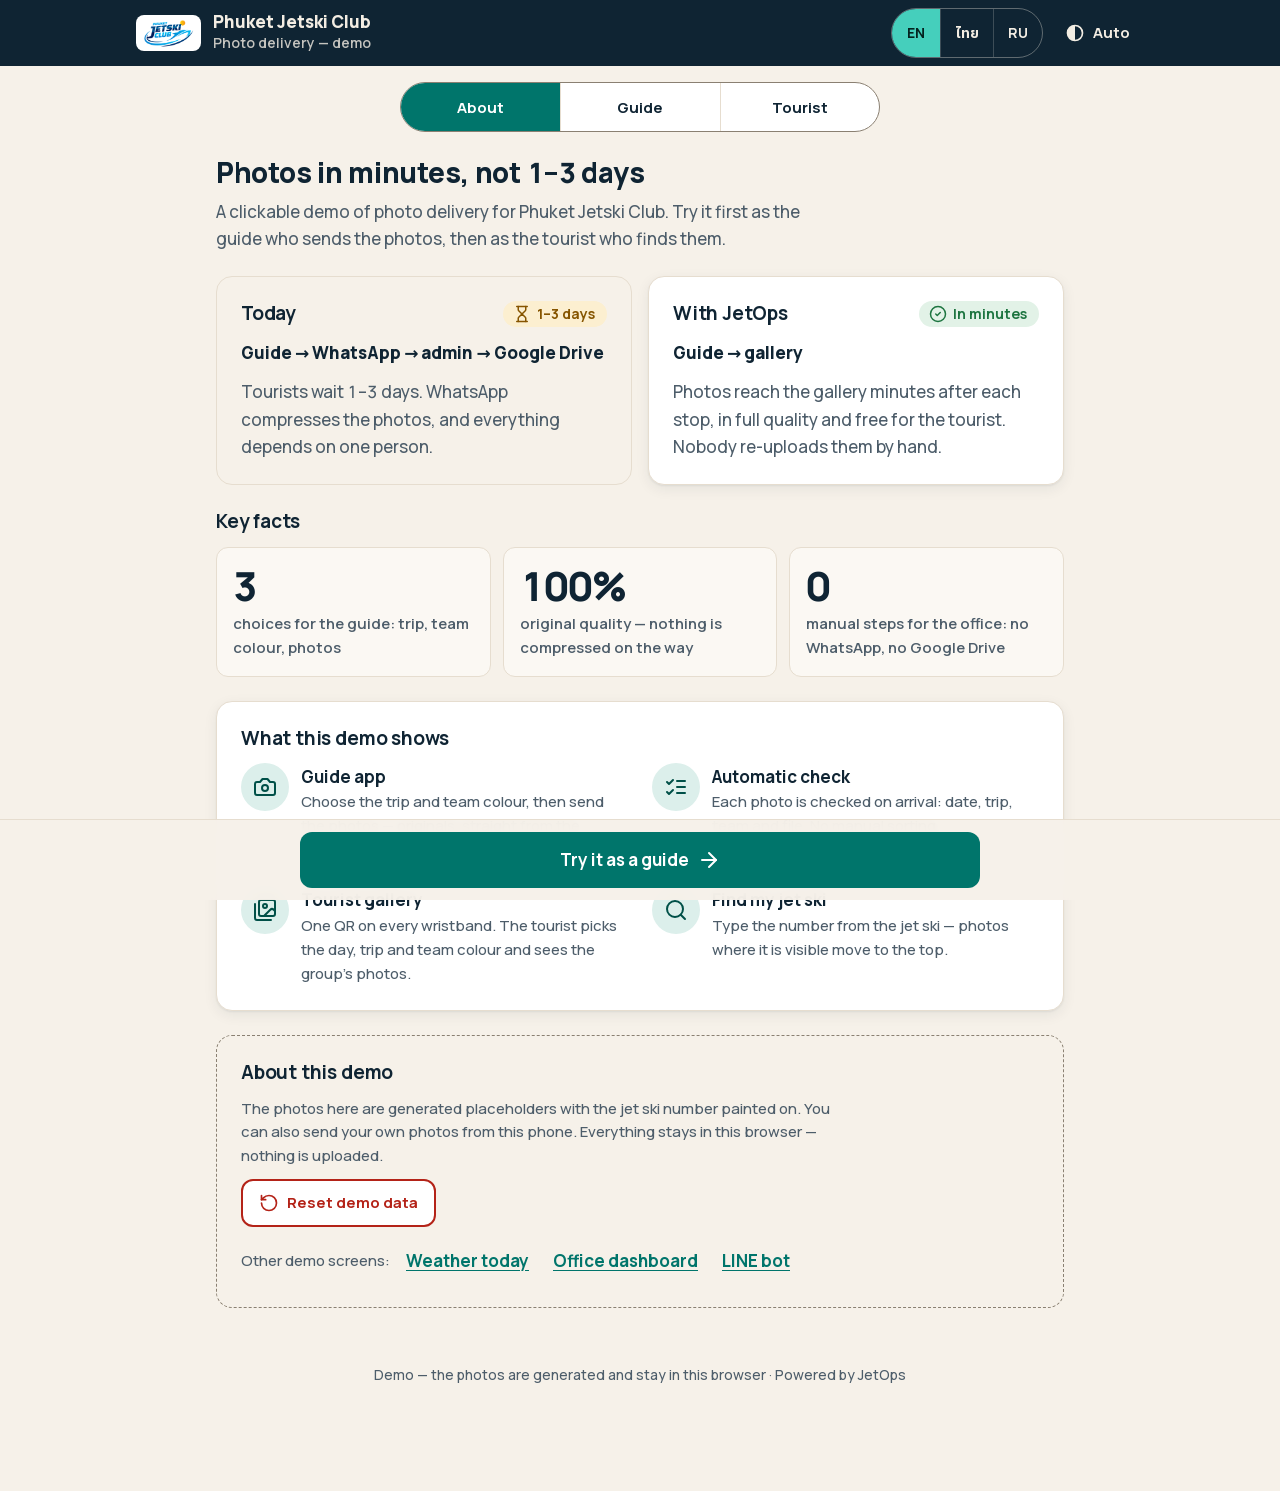
<file: index.html>
<!doctype html>
<html lang="en">
<head>
<meta charset="utf-8">
<meta name="viewport" content="width=device-width, initial-scale=1, viewport-fit=cover">
<meta name="theme-color" content="#0F2433" media="(prefers-color-scheme: light)">
<meta name="theme-color" content="#071219" media="(prefers-color-scheme: dark)">
<meta name="apple-mobile-web-app-capable" content="yes">
<title>Photo delivery — demo · Phuket Jetski Club</title>
<link rel="stylesheet" href="assets/jo/jetops.css">
<script src="assets/jo/theme.js"></script>
<style>
  /* Photo delivery demo — page layout only. Tokens and components come from assets/jo/jetops.css (JetOps guideline v1):
     .appbar .appbar-tools .seg .seg-view .seg-day .btn .card .chip .chips-trip .chips-color .dot .badge .note .empty
     .ic-wrap .num .actionbar .summary .progress .undo .g-grid .g-tile .g-viewer .demo .demo-tip .footer-note.
     The Guide and Tourist screens copy the page layout of the real apps:
       photo-pipeline/public/u/u.css (guide uploader) and photo-pipeline/public/g/g.css (tourist gallery)
     — this page is deployed on its own, so the page-only pieces it needs are copied here, not linked.
     The only raw colours: team dots (data) and the generated placeholder photos (image content). */
  html { -webkit-tap-highlight-color: transparent; }
  body { min-height: 100vh; min-height: 100dvh; display: flex; flex-direction: column; }
  main { flex: 1 0 auto; width: 100%; }
  button { -webkit-touch-callout: none; }

  /* ---- header (jetops .appbar-tools) — as in the guide app ---- */
  .appbar-in { max-width: 1040px; }
  .appbar [data-jo-theme-toggle] { padding: 0 var(--s3); }
  @media (max-width: 599px) { .appbar-tools { padding-bottom: var(--s1); } }

  /* ---- demo screen switch: About · Guide · Tourist ---- */
  .viewbar { display: flex; justify-content: center; padding: var(--s4) var(--s4) 0; }
  .seg-view { max-width: 480px; }
  .seg-view button { font-size: var(--fs-body-s); }

  /* ================= About ================= */
  .v-about { max-width: 880px; margin: 0 auto; padding: var(--s5) var(--s4) var(--s6); display: grid;
    grid-template-columns: minmax(0, 1fr); gap: var(--s5); align-content: start; }
  .a-head { display: grid; gap: var(--s2); }
  .a-head p { color: var(--muted); max-width: 62ch; }
  .sec-h { margin-bottom: var(--s3); }
  .cmp { display: grid; gap: var(--s4); }
  @media (min-width: 720px) { .cmp { grid-template-columns: repeat(2, minmax(0, 1fr)); } }
  .cmp .card { display: grid; gap: var(--s3); align-content: start; }
  .cmp-now { background: transparent; box-shadow: none; border: 1.5px solid var(--line); }
  .cmp-h { display: flex; flex-wrap: wrap; align-items: center; justify-content: space-between; gap: var(--s2) var(--s3); }
  .cmp-flow { font-weight: 800; }
  .cmp p:last-child { color: var(--muted); }
  .facts { display: grid; gap: var(--s3); }
  .fact { display: grid; grid-template-columns: 120px minmax(0, 1fr); align-items: center; gap: var(--s3); }
  .fact .num { white-space: nowrap; }
  .fact p { font-size: var(--fs-body-s); font-weight: 600; color: var(--muted); }
  @media (min-width: 600px) {
    .facts { grid-template-columns: repeat(3, minmax(0, 1fr)); }
    .fact { grid-template-columns: minmax(0, 1fr); align-items: start; align-content: start; gap: var(--s1); }
  }
  .shows ul { list-style: none; margin: 0; padding: 0; display: grid; gap: var(--s4); }
  @media (min-width: 720px) { .shows ul { grid-template-columns: repeat(2, minmax(0, 1fr)); gap: var(--s5); } }
  .shows li { display: grid; grid-template-columns: 48px minmax(0, 1fr); gap: var(--s3); align-items: start; }
  .shows li b { display: block; }
  .shows li p { color: var(--muted); font-size: var(--fs-body-s); }
  .demo .note { width: 100%; }
  .demo .note-act { display: flex; flex-wrap: wrap; gap: var(--s2); }

  /* ================= Guide (copy of the guide uploader layout, u.css) ================= */
  .v-guide { max-width: var(--w-read); width: 100%; margin: 0 auto; padding: var(--s4) var(--s4) var(--s6);
    display: grid; grid-template-columns: minmax(0, 1fr); gap: var(--s4); align-content: start; }
  .note b { font-weight: 800; }
  .note .names { display: block; margin-top: var(--s1); color: var(--muted); font-size: var(--fs-caption); font-weight: 600; overflow-wrap: anywhere; }

  .choose { display: grid; gap: var(--s5); }
  .step { display: grid; gap: var(--s3); border-radius: var(--r-md); }
  .step-h { font-size: var(--fs-h3); line-height: 1.35; font-weight: 700; }
  .step.need { animation: u-need 1.6s ease-out; }
  @keyframes u-need { 0%, 60% { box-shadow: 0 0 0 4px var(--surface), 0 0 0 7px var(--warn); } 100% { box-shadow: 0 0 0 4px var(--surface), 0 0 0 7px transparent; } }


  .photos { display: grid; gap: var(--s4); scroll-margin-top: var(--s4); }
  .photos-h { display: flex; align-items: center; justify-content: space-between; gap: var(--s2); }
  .photos-h .step-h { min-width: 0; }
  .photos-h .btn { flex: none; white-space: nowrap; margin-right: calc(-1 * var(--s2)); }
  .count { display: inline-block; min-width: 32px; padding: 0 var(--s2); border-radius: var(--r-pill); text-align: center;
    background: var(--primary-soft); color: var(--primary-strong); font-size: var(--fs-body-s); font-weight: 800; vertical-align: 2px; }
  .count:empty { display: none; }
  .photos .empty { padding: var(--s4) var(--s2); }

  .qgrid { display: grid; grid-template-columns: repeat(auto-fill, minmax(96px, 1fr)); gap: var(--s2); }
  .qgrid:empty { display: none; }
  .q { position: relative; aspect-ratio: 1; border-radius: var(--r-md); overflow: hidden; background: var(--bg-2); }
  .q img { width: 100%; height: 100%; object-fit: cover; display: block; }
  /* overlays sit on a photo, so they use the raw brand colours, same in both themes */
  .q .x { position: absolute; top: 0; right: 0; width: 44px; height: 44px; padding: 0; border: 0; background: transparent;
    display: grid; place-items: center; cursor: pointer; color: var(--sand-50); }
  .q .x span { width: 30px; height: 30px; border-radius: 50%; display: grid; place-items: center;
    background: color-mix(in srgb, var(--deep-900) 78%, transparent); box-shadow: 0 0 0 1.5px color-mix(in srgb, var(--sand-50) 70%, transparent); }
  .q .x .ic { width: 18px; height: 18px; stroke-width: 2.5; }
  .q .st { position: absolute; left: 0; right: 0; bottom: 0; display: flex; align-items: center; justify-content: center; gap: 4px;
    padding: 3px 4px; font: 700 var(--fs-caption)/1.3 var(--font); white-space: nowrap; overflow: hidden;
    background: color-mix(in srgb, var(--deep-900) 78%, transparent); color: var(--sand-50); }
  .q .st .ic { width: 16px; height: 16px; }
  .q.done .st { background: var(--ok-soft); color: var(--ok); }
  .q.up img { opacity: .8; }

  .status { display: grid; gap: var(--s3); }
  .status:empty { display: none; }
  .today-line { display: flex; flex-direction: column; align-items: flex-start; gap: 0;
    color: var(--muted); font-size: var(--fs-body-s); font-weight: 600; padding: 0 var(--s1); }
  .today-line .btn { margin-left: calc(-1 * var(--s3)); }
  @media (min-width: 600px) {
    .today-line { flex-direction: row; align-items: center; justify-content: space-between; gap: var(--s3); }
    .today-line .btn { margin-left: 0; margin-right: calc(-1 * var(--s3)); }
  }

  /* ---- action bar: what happened + summary line + one main button ---- */
  .bar-in { display: grid; gap: var(--s2); }
  .result { display: grid; gap: var(--s2); }
  .result:empty { display: none; }
  .result .note { padding: var(--s3) var(--s4); }
  .result .note-act { margin-top: var(--s2); }
  .btn[aria-busy="true"] { cursor: progress; }
  .btn[aria-busy="true"]:active { transform: none; }
  /* a disabled main button lets the tap through to the bar, which scrolls to the missing step */
  #send[disabled] { pointer-events: none; }

  @media (max-width: 420px) {
    .card { padding: var(--s4); }
    .v-guide { gap: var(--s3); }
  }

  /* first paint of Guide / Tourist: grey placeholders in the shape of the screen */
  .skel { max-width: var(--w-read); margin: 0 auto; width: 100%; padding: var(--s4); display: grid; gap: var(--s3); }
  .sk-title { height: 24px; width: 40%; }
  .sk-row { height: 56px; }
  .sk-chips { height: 48px; width: 70%; border-radius: var(--r-pill); }
  .sk-block { height: 160px; border-radius: var(--r-lg); }

  /* ================= Tourist (copy of the tourist gallery layout, g.css) ================= */
  .g-page { max-width: 1040px; width: 100%; margin: 0 auto; padding: var(--s4) var(--s4) var(--s6); display: grid; gap: var(--s4); align-content: start; }
  .g-page > * { min-width: 0; }
  @media (min-width: 720px) { .g-page { padding: var(--s5) var(--s5) var(--s6); gap: var(--s5); } }

  .g-steps { display: grid; gap: var(--s5); }
  .g-step { display: grid; gap: var(--s3); }
  .g-step-h { display: flex; align-items: flex-start; gap: var(--s3); }
  .g-step-h .g-n { flex: none; width: 32px; height: 32px; margin-top: -2px; border-radius: 50%; display: grid; place-items: center;
    background: var(--primary-soft); color: var(--primary-strong); font-size: var(--fs-body-s); font-weight: 800; }
  .g-step-h .g-sub { display: inline-block; color: var(--muted); font-weight: 500; }
  .g-step .chips { padding-left: 44px; }
  .g-step .g-wait { padding-left: 44px; color: var(--muted); font-size: var(--fs-body-s); }
  @media (max-width: 399px) { .g-step .chips, .g-step .g-wait { padding-left: 0; } }
  /* trips: an even list on a phone (two chips with times do not fit one row at 360–375 px) */
  @media (max-width: 479px) {
    #groupsS { display: grid; grid-template-columns: minmax(0, 1fr); }
    #groupsS .chip { justify-content: flex-start; }
    #groupsS .chip .g-time { margin-left: auto; }
  }
  .chip .g-cnt { color: var(--muted); font-weight: 600; font-size: var(--fs-caption); }
  .chip[aria-pressed="true"] .g-cnt { color: inherit; }
  .chip .g-time { font-weight: 800; }

  .g-sum { display: flex; align-items: center; gap: var(--s3); padding: var(--s3) var(--s3) var(--s3) var(--s4); }
  .g-sum .dot { width: 20px; height: 20px; }
  .g-sum-txt { flex: 1; min-width: 0; display: grid; line-height: 1.35; }
  .g-sum-txt b { font-size: var(--fs-body); }
  .g-sum-txt span { font-size: var(--fs-body-s); }

  .g-photos { display: grid; gap: var(--s4); }
  .g-photos-top { display: flex; flex-wrap: wrap; align-items: center; justify-content: space-between; gap: var(--s2) var(--s3); }
  .g-photos-h:focus { outline: none; }
  .g-photos-top .btn { margin-right: calc(-1 * var(--s3)); }
  .g-ski { display: grid; gap: var(--s2); max-width: 520px; }
  .g-ski-row { display: flex; gap: var(--s2); }
  .g-ski-row .input { flex: 1; min-width: 0; }
  .g-grid:empty { display: none; }
  .g-more { justify-self: center; }
  .g-msg .empty .h3 { max-width: 30ch; text-wrap: balance; }
  .g-msg .empty p { text-wrap: balance; }

  /* "coming later" teaser: a quiet card, no button */
  .g-later { display: grid; grid-template-columns: 48px minmax(0, 1fr); gap: var(--s3); align-items: start; box-shadow: none; background: var(--surface-2); }
  .g-later .ic-wrap { background: var(--bg-2); color: var(--muted); }
  .g-later p { color: var(--muted); font-size: var(--fs-body-s); margin-top: var(--s1); }

  .footer-note { max-width: var(--w-read); margin: 0 auto; }
  .footer-note p + p { margin-top: var(--s2); }
</style>
</head>
<body>
<svg id="jo-sprite" xmlns="http://www.w3.org/2000/svg" style="display:none" aria-hidden="true"><!-- Lucide icons (ISC), copied from assets/jo/icons.svg --><symbol id="i-arrow-right" viewBox="0 0 24 24" fill="none" stroke="currentColor" stroke-width="2" stroke-linecap="round" stroke-linejoin="round"><path d="M5 12h14" /><path d="m12 5 7 7-7 7" /></symbol><symbol id="i-ban" viewBox="0 0 24 24" fill="none" stroke="currentColor" stroke-width="2" stroke-linecap="round" stroke-linejoin="round"><circle cx="12" cy="12" r="10" /><path d="m4.9 4.9 14.2 14.2" /></symbol><symbol id="i-camera" viewBox="0 0 24 24" fill="none" stroke="currentColor" stroke-width="2" stroke-linecap="round" stroke-linejoin="round"><path d="M14.5 4h-5L7 7H4a2 2 0 0 0-2 2v9a2 2 0 0 0 2 2h16a2 2 0 0 0 2-2V9a2 2 0 0 0-2-2h-3l-2.5-3z" /><circle cx="12" cy="13" r="3" /></symbol><symbol id="i-check" viewBox="0 0 24 24" fill="none" stroke="currentColor" stroke-width="2" stroke-linecap="round" stroke-linejoin="round"><path d="M20 6 9 17l-5-5" /></symbol><symbol id="i-chevron-left" viewBox="0 0 24 24" fill="none" stroke="currentColor" stroke-width="2" stroke-linecap="round" stroke-linejoin="round"><path d="m15 18-6-6 6-6" /></symbol><symbol id="i-chevron-right" viewBox="0 0 24 24" fill="none" stroke="currentColor" stroke-width="2" stroke-linecap="round" stroke-linejoin="round"><path d="m9 18 6-6-6-6" /></symbol><symbol id="i-circle-check" viewBox="0 0 24 24" fill="none" stroke="currentColor" stroke-width="2" stroke-linecap="round" stroke-linejoin="round"><circle cx="12" cy="12" r="10" /><path d="m9 12 2 2 4-4" /></symbol><symbol id="i-circle-x" viewBox="0 0 24 24" fill="none" stroke="currentColor" stroke-width="2" stroke-linecap="round" stroke-linejoin="round"><circle cx="12" cy="12" r="10" /><path d="m15 9-6 6" /><path d="m9 9 6 6" /></symbol><symbol id="i-download" viewBox="0 0 24 24" fill="none" stroke="currentColor" stroke-width="2" stroke-linecap="round" stroke-linejoin="round"><path d="M21 15v4a2 2 0 0 1-2 2H5a2 2 0 0 1-2-2v-4" /><polyline points="7 10 12 15 17 10" /><line x1="12" x2="12" y1="15" y2="3" /></symbol><symbol id="i-hourglass" viewBox="0 0 24 24" fill="none" stroke="currentColor" stroke-width="2" stroke-linecap="round" stroke-linejoin="round"><path d="M5 22h14" /><path d="M5 2h14" /><path d="M17 22v-4.172a2 2 0 0 0-.586-1.414L12 12l-4.414 4.414A2 2 0 0 0 7 17.828V22" /><path d="M7 2v4.172a2 2 0 0 0 .586 1.414L12 12l4.414-4.414A2 2 0 0 0 17 6.172V2" /></symbol><symbol id="i-image-up" viewBox="0 0 24 24" fill="none" stroke="currentColor" stroke-width="2" stroke-linecap="round" stroke-linejoin="round"><path d="M10.3 21H5a2 2 0 0 1-2-2V5a2 2 0 0 1 2-2h14a2 2 0 0 1 2 2v10l-3.1-3.1a2 2 0 0 0-2.814.014L6 21" /><path d="m14 19.5 3-3 3 3" /><path d="M17 22v-5.5" /><circle cx="9" cy="9" r="2" /></symbol><symbol id="i-images" viewBox="0 0 24 24" fill="none" stroke="currentColor" stroke-width="2" stroke-linecap="round" stroke-linejoin="round"><path d="M18 22H4a2 2 0 0 1-2-2V6" /><path d="m22 13-1.296-1.296a2.41 2.41 0 0 0-3.408 0L11 18" /><circle cx="12" cy="8" r="2" /><rect width="16" height="16" x="6" y="2" rx="2" /></symbol><symbol id="i-info" viewBox="0 0 24 24" fill="none" stroke="currentColor" stroke-width="2" stroke-linecap="round" stroke-linejoin="round"><circle cx="12" cy="12" r="10" /><path d="M12 16v-4" /><path d="M12 8h.01" /></symbol><symbol id="i-list-checks" viewBox="0 0 24 24" fill="none" stroke="currentColor" stroke-width="2" stroke-linecap="round" stroke-linejoin="round"><path d="m3 17 2 2 4-4" /><path d="m3 7 2 2 4-4" /><path d="M13 6h8" /><path d="M13 12h8" /><path d="M13 18h8" /></symbol><symbol id="i-plus" viewBox="0 0 24 24" fill="none" stroke="currentColor" stroke-width="2" stroke-linecap="round" stroke-linejoin="round"><path d="M5 12h14" /><path d="M12 5v14" /></symbol><symbol id="i-refresh-cw" viewBox="0 0 24 24" fill="none" stroke="currentColor" stroke-width="2" stroke-linecap="round" stroke-linejoin="round"><path d="M3 12a9 9 0 0 1 9-9 9.75 9.75 0 0 1 6.74 2.74L21 8" /><path d="M21 3v5h-5" /><path d="M21 12a9 9 0 0 1-9 9 9.75 9.75 0 0 1-6.74-2.74L3 16" /><path d="M8 16H3v5" /></symbol><symbol id="i-rotate-ccw" viewBox="0 0 24 24" fill="none" stroke="currentColor" stroke-width="2" stroke-linecap="round" stroke-linejoin="round"><path d="M3 12a9 9 0 1 0 9-9 9.75 9.75 0 0 0-6.74 2.74L3 8" /><path d="M3 3v5h5" /></symbol><symbol id="i-sailboat" viewBox="0 0 24 24" fill="none" stroke="currentColor" stroke-width="2" stroke-linecap="round" stroke-linejoin="round"><path d="M22 18H2a4 4 0 0 0 4 4h12a4 4 0 0 0 4-4Z" /><path d="M21 14 10 2 3 14h18Z" /><path d="M10 2v16" /></symbol><symbol id="i-search" viewBox="0 0 24 24" fill="none" stroke="currentColor" stroke-width="2" stroke-linecap="round" stroke-linejoin="round"><circle cx="11" cy="11" r="8" /><path d="m21 21-4.3-4.3" /></symbol><symbol id="i-send" viewBox="0 0 24 24" fill="none" stroke="currentColor" stroke-width="2" stroke-linecap="round" stroke-linejoin="round"><path d="M14.536 21.686a.5.5 0 0 0 .937-.024l6.5-19a.496.496 0 0 0-.635-.635l-19 6.5a.5.5 0 0 0-.024.937l7.93 3.18a2 2 0 0 1 1.112 1.11z" /><path d="m21.854 2.147-10.94 10.939" /></symbol><symbol id="i-smartphone" viewBox="0 0 24 24" fill="none" stroke="currentColor" stroke-width="2" stroke-linecap="round" stroke-linejoin="round"><rect width="14" height="20" x="5" y="2" rx="2" ry="2" /><path d="M12 18h.01" /></symbol><symbol id="i-star" viewBox="0 0 24 24" fill="none" stroke="currentColor" stroke-width="2" stroke-linecap="round" stroke-linejoin="round"><path d="M11.525 2.295a.53.53 0 0 1 .95 0l2.31 4.679a2.123 2.123 0 0 0 1.595 1.16l5.166.756a.53.53 0 0 1 .294.904l-3.736 3.638a2.123 2.123 0 0 0-.611 1.878l.882 5.14a.53.53 0 0 1-.771.56l-4.618-2.428a2.122 2.122 0 0 0-1.973 0L6.396 21.01a.53.53 0 0 1-.77-.56l.881-5.139a2.122 2.122 0 0 0-.611-1.879L2.16 9.795a.53.53 0 0 1 .294-.906l5.165-.755a2.122 2.122 0 0 0 1.597-1.16z" /></symbol><symbol id="i-triangle-alert" viewBox="0 0 24 24" fill="none" stroke="currentColor" stroke-width="2" stroke-linecap="round" stroke-linejoin="round"><path d="m21.73 18-8-14a2 2 0 0 0-3.48 0l-8 14A2 2 0 0 0 4 21h16a2 2 0 0 0 1.73-3" /><path d="M12 9v4" /><path d="M12 17h.01" /></symbol><symbol id="i-user" viewBox="0 0 24 24" fill="none" stroke="currentColor" stroke-width="2" stroke-linecap="round" stroke-linejoin="round"><path d="M19 21v-2a4 4 0 0 0-4-4H9a4 4 0 0 0-4 4v2" /><circle cx="12" cy="7" r="4" /></symbol><symbol id="i-x" viewBox="0 0 24 24" fill="none" stroke="currentColor" stroke-width="2" stroke-linecap="round" stroke-linejoin="round"><path d="M18 6 6 18" /><path d="m6 6 12 12" /></symbol></svg>

<header class="appbar">
  <div class="appbar-in">
    <img class="op-logo" src="assets/logo.png" alt="Phuket Jetski Club" width="63" height="36">
    <div class="op-text">
      <div class="op-name">Phuket Jetski Club</div>
      <div class="op-sub" data-i18n="opSub">Photo delivery — demo</div>
    </div>
    <div class="spacer"></div>
    <div class="appbar-tools">
      <div class="seg" id="lang" role="group" aria-label="Language" data-i18n-aria="language"><button type="button" data-l="en" lang="en" aria-pressed="true">EN</button><button type="button" data-l="th" lang="th" aria-pressed="false">ไทย</button><button type="button" data-l="ru" lang="ru" aria-pressed="false">RU</button></div>
      <button type="button" class="btn btn-quiet btn-s" id="theme" data-jo-theme-toggle
        data-label-auto="Auto" data-label-light="Light" data-label-dark="Dark" data-label-title="Theme"></button>
    </div>
  </div>
</header>

<div class="viewbar">
  <div class="seg seg-view" id="views" role="group" aria-label="Demo screens" data-i18n-aria="viewsLabel"><button type="button" data-v="about" aria-pressed="true" data-i18n="vAbout">About</button><button type="button" data-v="guide" aria-pressed="false" data-i18n="vGuide">Guide</button><button type="button" data-v="tourist" aria-pressed="false" data-i18n="vTourist">Tourist</button></div>
</div>

<main id="main">
  <!-- ================= ABOUT: the starting point ================= -->
  <section id="view-about" class="v-about" aria-labelledby="aboutH">
    <div class="a-head">
      <h1 id="aboutH" data-i18n="aboutH">Photos in minutes, not 1⁠–⁠3 days</h1>
      <p data-i18n="aboutLead">A clickable demo of photo delivery for Phuket Jetski Club. Try it first as the guide who sends the photos, then as the tourist who finds them.</p>
    </div>

    <div class="cmp">
      <section class="card cmp-now" aria-labelledby="nowH">
        <div class="cmp-h">
          <h2 class="h3" id="nowH" data-i18n="nowTitle">Today</h2>
          <span class="badge badge-warn"><svg class="ic" aria-hidden="true"><use href="#i-hourglass"/></svg><span data-i18n="nowBadge">1⁠–⁠3 days</span></span>
        </div>
        <p class="cmp-flow" data-i18n="nowFlow">Guide → WhatsApp → admin → Google Drive</p>
        <p data-i18n="nowP">Tourists wait 1⁠–⁠3 days. WhatsApp compresses the photos, and everything depends on one person.</p>
      </section>
      <section class="card cmp-new" aria-labelledby="newH">
        <div class="cmp-h">
          <h2 class="h3" id="newH" data-i18n="newTitle">With JetOps</h2>
          <span class="badge badge-ok"><svg class="ic" aria-hidden="true"><use href="#i-circle-check"/></svg><span data-i18n="newBadge">In minutes</span></span>
        </div>
        <p class="cmp-flow" data-i18n="newFlow">Guide → gallery</p>
        <p data-i18n="newP">Photos reach the gallery minutes after each stop, in full quality and free for the tourist. Nobody re-uploads them by hand.</p>
      </section>
    </div>

    <section aria-labelledby="factsH">
      <h2 class="h3 sec-h" id="factsH" data-i18n="factsH">Key facts</h2>
      <div class="facts">
        <div class="card-2 fact"><span class="num" data-i18n="f1n">3</span><p data-i18n="f1">choices for the guide: trip, team colour, photos</p></div>
        <div class="card-2 fact"><span class="num" data-i18n="f2n">100%</span><p data-i18n="f2">original quality — nothing is compressed on the way</p></div>
        <div class="card-2 fact"><span class="num" data-i18n="f3n">0</span><p data-i18n="f3">manual steps for the office: no WhatsApp, no Google Drive</p></div>
      </div>
    </section>

    <section class="card shows" aria-labelledby="showsH">
      <h2 class="h3 sec-h" id="showsH" data-i18n="showsH">What this demo shows</h2>
      <ul>
        <li><span class="ic-wrap"><svg class="ic" aria-hidden="true"><use href="#i-camera"/></svg></span><div><b data-i18n="s1t">Guide app</b><p data-i18n="s1">Choose the trip and team colour, then send the photos — originals, straight from the phone.</p></div></li>
        <li><span class="ic-wrap"><svg class="ic" aria-hidden="true"><use href="#i-list-checks"/></svg></span><div><b data-i18n="s2t">Automatic check</b><p data-i18n="s2">Each photo is checked on arrival: date, trip, team and file. No manual sorting.</p></div></li>
        <li><span class="ic-wrap"><svg class="ic" aria-hidden="true"><use href="#i-images"/></svg></span><div><b data-i18n="s3t">Tourist gallery</b><p data-i18n="s3">One QR on every wristband. The tourist picks the day, trip and team colour and sees the group's photos.</p></div></li>
        <li><span class="ic-wrap"><svg class="ic" aria-hidden="true"><use href="#i-search"/></svg></span><div><b data-i18n="s4t">Find my jet ski</b><p data-i18n="s4">Type the number from the jet ski — photos where it is visible move to the top.</p></div></li>
      </ul>
    </section>

    <section class="demo" aria-labelledby="demoH">
      <h2 class="h3" id="demoH" data-i18n="demoH">About this demo</h2>
      <p class="body-s muted" data-i18n="demoP">The photos here are generated placeholders with the jet ski number painted on. You can also send your own photos from this phone. Everything stays in this browser — nothing is uploaded.</p>
      <button type="button" class="btn btn-danger btn-s" id="resetBtn"><svg class="ic ic-s" aria-hidden="true"><use href="#i-rotate-ccw"/></svg><span data-i18n="reset">Reset demo data</span></button>
      <div class="note note-warn" id="resetAsk" role="alertdialog" aria-labelledby="resetQ" hidden>
        <svg class="ic" aria-hidden="true"><use href="#i-triangle-alert"/></svg>
        <div><b id="resetQ" data-i18n="resetQ">Remove the photos you sent and bring back the sample photos?</b>
          <div class="note-act"><button type="button" class="btn btn-danger btn-s" id="resetYes" data-i18n="resetYes">Reset</button><button type="button" class="btn btn-quiet btn-s" id="resetNo" data-i18n="cancel">Cancel</button></div></div>
      </div>
      <div class="note note-ok" id="resetDone" role="status" hidden>
        <svg class="ic" aria-hidden="true"><use href="#i-circle-check"/></svg>
        <div><b data-i18n="resetDone">Demo data reset — the sample photos are back.</b></div>
      </div>
      <nav class="demo-links" aria-label="Other demo screens" data-i18n-aria="otherScreens"><span class="body-s muted" data-i18n="otherScreens">Other demo screens:</span><a href="weather.html" data-i18n="navWeather">Weather today</a><a href="dashboard.html" data-i18n="navOps">Office dashboard</a><a href="bot.html" data-i18n="navBot">LINE bot</a></nav>
    </section>
  </section>

  <!-- first paint of Guide / Tourist (local sample photos may still be loading) -->
  <section id="loading" class="skel" aria-busy="true" hidden>
    <div class="sk sk-title"></div><div class="sk sk-row"></div><div class="sk sk-chips"></div><div class="sk sk-block"></div>
  </section>

  <!-- ================= GUIDE: the guide uploader (photo-pipeline/public/u/) ================= -->
  <section id="view-guide" class="v-guide" aria-labelledby="guideH" hidden>
    <h1 class="sr-only" id="guideH" data-i18n="guideH">Guide app</h1>
    <div class="demo-tip">
      <svg class="ic" aria-hidden="true"><use href="#i-smartphone"/></svg>
      <div><p data-i18n="guideTip">Demo: you are the guide on the pier. “Choose photos” adds 8 sample photos.</p>
        <button type="button" class="btn btn-quiet btn-s" id="own"><svg class="ic ic-s" aria-hidden="true"><use href="#i-image-up"/></svg><span data-i18n="ownPhotos">Use photos from this phone</span></button></div>
    </div>

    <section class="card choose">
      <div class="step" id="stepDay">
        <h2 class="step-h" id="dayH" data-i18n="dayLabel">Day</h2>
        <div class="seg seg-day" id="dayToggle" role="group" aria-labelledby="dayH"><button type="button" data-id="today" aria-pressed="true"><span class="w" data-i18n="today">Today</span><span class="d"></span></button><button type="button" data-id="yesterday" aria-pressed="false"><span class="w" data-i18n="yesterday">Yesterday</span><span class="d"></span></button></div>
      </div>
      <div class="step" id="stepTrip">
        <h2 class="step-h" id="tripH" data-i18n="tripLabel">Trip</h2>
        <div class="chips chips-trip" id="sessions" role="group" aria-labelledby="tripH"></div>
      </div>
      <div class="step" id="stepColor">
        <h2 class="step-h" id="colorH" data-i18n="colorLabel">Team colour</h2>
        <div class="chips chips-color" id="colors" role="group" aria-labelledby="colorH"></div>
      </div>
    </section>

    <section class="card photos" id="photosCard">
      <div class="photos-h">
        <h2 class="step-h"><span data-i18n="photosLabel">Photos</span> <span class="count" id="count"></span></h2>
        <button type="button" class="btn btn-quiet btn-s" id="add"><svg class="ic ic-s" aria-hidden="true"><use href="#i-plus"/></svg><span data-i18n="addPhotos">Add photos</span></button>
      </div>
      <div class="qgrid" id="queue"></div>
      <div class="empty" id="emptyPh">
        <div class="ic-wrap"><svg class="ic ic-l" aria-hidden="true"><use href="#i-images"/></svg></div>
        <b class="h3" data-i18n="emptyTitle">No photos chosen yet</b>
        <p data-i18n="emptyText">Choose this team's photos on the phone. They go as originals, full quality.</p>
      </div>
      <div class="undo" id="undo" role="status" hidden>
        <span data-i18n="removed">Photo removed.</span>
        <button type="button" class="btn btn-quiet btn-s" id="undoBtn"><svg class="ic ic-s" aria-hidden="true"><use href="#i-rotate-ccw"/></svg><span data-i18n="undo">Undo</span></button>
      </div>
    </section>

    <div class="status" id="status" aria-live="polite"></div>

    <div class="today-line">
      <span id="todayCount"></span>
      <button type="button" class="btn btn-quiet btn-s" id="galLink"><span data-i18n="openGallery">Tourist gallery</span><svg class="ic ic-s" aria-hidden="true"><use href="#i-arrow-right"/></svg></button>
    </div>
    <input id="file" type="file" accept="image/*" multiple hidden>
  </section>

  <!-- ================= TOURIST: the tourist gallery (photo-pipeline/public/g/) ================= -->
  <section id="view-tourist" class="g-page" aria-labelledby="touristH" hidden>
    <h1 class="sr-only" id="touristH" data-i18n="touristH">Tourist gallery</h1>
    <div class="demo-tip">
      <svg class="ic" aria-hidden="true"><use href="#i-smartphone"/></svg>
      <p data-i18n="touristTip">Demo: you are a tourist who scanned the QR on the wristband.</p>
    </div>
    <span class="badge badge-info"><svg class="ic" aria-hidden="true"><use href="#i-check"/></svg><span data-i18n="free">Photos are free · full quality</span></span>

    <!-- 1 day → 2 trip → 3 team colour; folds into #summary once a group is chosen -->
    <section class="card g-steps" id="steps" aria-label="Find your photos" data-i18n-aria="steps">
      <div class="g-step">
        <h2 class="h3 g-step-h"><span class="g-n" aria-hidden="true">1</span><span><span class="sr-only">1. </span><span data-i18n="l_day">Day</span></span></h2>
        <div class="chips" id="days"></div>
      </div>
      <div class="g-step">
        <h2 class="h3 g-step-h"><span class="g-n" aria-hidden="true">2</span><span><span class="sr-only">2. </span><span data-i18n="l_trip">Trip</span></span></h2>
        <div class="chips" id="groupsS"></div>
      </div>
      <div class="g-step">
        <h2 class="h3 g-step-h"><span class="g-n" aria-hidden="true">3</span><span><span class="sr-only">3. </span><span data-i18n="l_team">Your team colour</span> <span class="g-sub" data-i18n="l_team_sub">— it's on your wristband</span></span></h2>
        <div class="chips" id="groupsC"></div>
        <p class="g-wait" id="teamWait" data-i18n="pick_trip" hidden>Choose your trip first</p>
      </div>
    </section>

    <section class="card g-sum" id="summary" hidden>
      <span class="dot" id="sumDot" aria-hidden="true"></span>
      <div class="g-sum-txt"><b id="sumTitle"></b><span class="muted" id="sumDay"></span></div>
      <button type="button" class="btn btn-quiet btn-s" id="change" data-i18n="change">Change</button>
    </section>

    <section class="g-photos" aria-labelledby="cntH">
      <div class="g-photos-top" id="photosTop" hidden>
        <h2 class="h2 g-photos-h" id="cntH" tabindex="-1"></h2>
        <button type="button" class="btn btn-quiet btn-s" id="skiOpen" aria-expanded="false" aria-controls="skiCard" hidden><svg class="ic" aria-hidden="true"><use href="#i-search"/></svg><span data-i18n="ski_open">Find my jet ski</span></button>
      </div>
      <div class="g-ski" id="skiCard" hidden>
        <div class="field">
          <label for="skiInput" data-i18n="l_ski">Your jet ski number (optional)</label>
          <div class="g-ski-row">
            <input class="input" id="skiInput" type="text" autocomplete="off" autocapitalize="characters" spellcheck="false" enterkeyhint="search" maxlength="8" aria-describedby="skiHint">
            <button type="button" class="btn btn-quiet" id="skiClear" data-i18n="clear" hidden>Clear</button>
          </div>
          <span class="hint" id="skiHint" data-i18n="h_ski">We find photos where your number is visible — they move to the top.</span>
        </div>
      </div>
      <div class="note note-info" id="matchNote" role="status" hidden><svg class="ic" aria-hidden="true"><use href="#i-search"/></svg><div id="matchTxt"></div></div>
      <div class="g-grid" id="grid"></div>
      <div class="g-msg" id="empty" role="status" aria-live="polite"></div>
      <button type="button" class="btn btn-quiet g-more" id="more" hidden><svg class="ic" aria-hidden="true"><use href="#i-refresh-cw"/></svg><span data-i18n="more">Check for new photos</span></button>
    </section>

    <section class="card g-later" aria-labelledby="laterH">
      <span class="ic-wrap"><svg class="ic" aria-hidden="true"><use href="#i-user"/></svg></span>
      <div><h2 class="h3" id="laterH" data-i18n="laterTitle">Coming later: find all your photos with a selfie</h2>
        <p data-i18n="laterP">Take a selfie and the gallery finds every photo you are in — across the whole group and day. The base photos stay free.</p></div>
    </section>
  </section>

  <footer class="footer-note" id="foot"></footer>
</main>

<!-- the one main action of the current screen, under the thumb -->
<div class="actionbar" id="bar">
  <div class="bar-in">
    <div class="result" id="result" aria-live="polite"></div>
    <div class="progress" id="prog" hidden><i id="progI"></i></div>
    <p class="summary" id="summary2" hidden></p>
    <button type="button" class="btn btn-primary btn-block" id="tryGuide"><span data-i18n="tryGuide">Try it as a guide</span><svg class="ic" aria-hidden="true"><use href="#i-arrow-right"/></svg></button>
    <button type="button" class="btn btn-primary btn-block" id="pick" hidden></button>
    <button type="button" class="btn btn-primary btn-block" id="send" hidden disabled></button>
    <button type="button" class="btn btn-primary btn-block" id="toTourist" hidden></button>
  </div>
</div>

<!-- viewer: always the dark palette; Esc closes (native dialog), ←/→ and swipe move -->
<dialog class="g-viewer t-dark" id="ov" aria-labelledby="ovCount">
  <div class="g-v-top">
    <span class="g-v-count" id="ovCount"></span>
    <span class="badge badge-info" id="ovMine" hidden><svg class="ic" aria-hidden="true"><use href="#i-star"/></svg><span data-i18n="mine">Your jet ski</span></span>
  </div>
  <div class="g-v-stage" id="ovStage">
    <img id="ovImg" alt="">
    <button type="button" class="g-v-nav g-v-prev" id="ovPrev" aria-label="Previous photo"><svg class="ic" aria-hidden="true"><use href="#i-chevron-left"/></svg></button>
    <button type="button" class="g-v-nav g-v-next" id="ovNext" aria-label="Next photo"><svg class="ic" aria-hidden="true"><use href="#i-chevron-right"/></svg></button>
  </div>
  <div class="g-v-actions">
    <div class="g-v-btns">
      <a class="btn btn-primary" id="ovDl" href="#" download><svg class="ic" aria-hidden="true"><use href="#i-download"/></svg><span data-i18n="dl">Save photo</span></a>
      <button type="button" class="btn btn-secondary" id="ovX" data-i18n="close">Close</button>
    </div>
    <p class="g-v-hint" data-i18n="ios">On iPhone: press and hold the photo → Save to Photos</p>
  </div>
</dialog>

<!-- real sample photos (sample_photos/manifest.js) are gitignored and loaded dynamically, local hosts only — see INIT -->
<script>
(function(){
"use strict";

/* ============================ CONFIG ============================
   A self-contained demo of photo delivery: no backend, everything is kept in localStorage.
   Screens: About (start) · Guide (the guide uploader, photo-pipeline/public/u/) · Tourist (the gallery, /g/).

   URL parameters (all optional):
     ?view=about|guide|tourist     open that screen (old name "client" still works)
     ?lang=en|th|ru                language (also saved as the shared demo language "jetops_lang")
     ?session=morning|afternoon    preselect the trip (Guide and Tourist)
     ?color=<team id>              preselect the team colour, e.g. blue (Guide and Tourist)
     ?day=yesterday|YYYY-MM-DD     the day (Guide: yesterday; Tourist: which day to open)
     ?pick=8                       Guide: start with N sample photos chosen (1–24)
     ?ski=K7                       Tourist: open "Find my jet ski" with this number
     ?real=0                       local host only: don't load the real sample photos (fresh browser) */
const BRAND = { name:"PHUKET JETSKI CLUB" }; // used in the names of saved files
// trip start times since 12.10.2026 (were 08:20 / 12:30); same list as photo-pipeline/lib/config.js
const SESSIONS = [
  {key:"morning",   time:"08:30", en:"Morning",   th:"รอบเช้า", ru:"Утро"},
  {key:"afternoon", time:"12:45", en:"Afternoon", th:"รอบบ่าย", ru:"День"}
];
// the 11 wristband team colours of season 2026 — same ids / hex / names as photo-pipeline/lib/config.js
const COLORS = [
  {key:"yellow",    hex:"#f5c518", en:"Yellow",     th:"เหลือง",     ru:"Жёлтая"},
  {key:"purple",    hex:"#8e6bd6", en:"Purple",     th:"ม่วง",       ru:"Фиолетовая"},
  {key:"blue",      hex:"#0091d5", en:"Blue",       th:"น้ำเงิน",     ru:"Синяя"},
  {key:"pink",      hex:"#f06292", en:"Pink",       th:"ชมพู",       ru:"Розовая"},
  {key:"orange",    hex:"#f5823c", en:"Orange",     th:"ส้ม",        ru:"Оранжевая"},
  {key:"green",     hex:"#2fa84f", en:"Green",      th:"เขียว",      ru:"Зелёная"},
  {key:"lightblue", hex:"#6ccff6", en:"Sky blue",   th:"ฟ้า",        ru:"Голубая"},
  {key:"white",     hex:"#ffffff", en:"White",      th:"ขาว",        ru:"Белая"},
  {key:"brown",     hex:"#8d5a3b", en:"Brown",      th:"น้ำตาล",      ru:"Коричневая"},
  {key:"gray",      hex:"#9aa0a6", en:"Gray",       th:"เทา",        ru:"Серая"},
  {key:"neongreen", hex:"#7ae82f", en:"Neon green", th:"เขียวนีออน", ru:"Салатовая"}
];
// machine numbers are alphanumeric (K7, H100, Y62, P11 …) — the letter is the fleet series, not the team.
// Sample photos of a team show these numbers on the jet ski (in production the number is read from the photo).
const SAMPLE_SKIS = {
  yellow:["Y62","Y7","K12"], purple:["P11","P4","H41"], blue:["K7","K9","K10","K11"],
  pink:["K2","K3","H29"], orange:["K24","H7","Y20"], green:["K15","P8","H66"],
  lightblue:["K5","H12","Y31"], white:["K18","Y3","P20"], brown:["H52","K21","P6"],
  gray:["P2","K30","H15"], neongreen:["Y15","H8","K27"]
};
const SEED_COLORS = ["yellow","purple","blue","pink","orange","green"]; // the morning trip is pre-filled with these teams
const LEGACY_COLOR = {red:"pink"}; // older manifests used a 3-team scheme (red/blue/green)
const STOPS = ["Coconut Is.","Rang Yai","Rang Noi","Naka Yai","Monkey Is."]; // real route islands (east coast)
const KEY = "jetski_demo_v4";   // demo photos (same key and record format as before the redesign)
const LANG_KEY = "jetops_lang"; // shared by all demo pages (en | th | ru)
const DEMO_BATCH = 8;           // «Choose photos» adds this many sample photos
const OWN_MAX = 8;              // own photos per pick — they are kept in this browser
const PICK_MAX = 24;
const PARAMS = new URLSearchParams(location.search);
const LOCAL_HOST = location.protocol==="file:" || /^(localhost|127\.0\.0\.1|\[::1\]|0\.0\.0\.0|192\.168\.\d+\.\d+|10\.\d+\.\d+\.\d+)$/.test(location.hostname);
const USE_REAL = LOCAL_HOST && PARAMS.get("real")!=="0";
// local dates, not UTC (Bangkok mornings are still "yesterday" in UTC)
function dayStr(off){ const d=new Date(); d.setDate(d.getDate()+(off||0)); return d.toLocaleDateString("en-CA"); }
const todayStr = dayStr(0), yesterdayStr = dayStr(-1);

/* ---------- storage: may be blocked (private mode / storage disabled) — never let it throw ---------- */
function lsGet(k){ try{ return localStorage.getItem(k); }catch(e){ return null; } }
function lsSet(k,v){ try{ localStorage.setItem(k,v); return true; }catch(e){ return false; } }
function lsRemove(k){ try{ localStorage.removeItem(k); }catch(e){} }

/* ================= i18n =================
   EN is the default and complete. TH is a machine-drafted version that still needs proofreading by a
   native speaker (see 14_localization_tasks.md) — marked in the header subtitle and the footer.
   RU — Russian guests. One language on screen; the guide and gallery wording is the real apps' wording. */
const enN = (n, one, many) => `${n} ${n===1 ? one : many}`;
const I18N = {
  en: {
    docTitle:"Photo delivery — demo · Phuket Jetski Club", opSub:"Photo delivery — demo",
    language:"Language", themeTitle:"Theme", themeAuto:"Auto", themeLight:"Light", themeDark:"Dark",
    viewsLabel:"Demo screens", vAbout:"About", vGuide:"Guide", vTourist:"Tourist",
    aboutH:"Photos in minutes, not 1⁠–⁠3 days",
    aboutLead:"A clickable demo of photo delivery for Phuket Jetski Club. Try it first as the guide who sends the photos, then as the tourist who finds them.",
    nowTitle:"Today", nowBadge:"1⁠–⁠3 days", nowFlow:"Guide → WhatsApp → admin → Google Drive",
    nowP:"Tourists wait 1⁠–⁠3 days. WhatsApp compresses the photos, and everything depends on one person.",
    newTitle:"With JetOps", newBadge:"In minutes", newFlow:"Guide → gallery",
    newP:"Photos reach the gallery minutes after each stop, in full quality and free for the tourist. Nobody re-uploads them by hand.",
    factsH:"Key facts",
    f1n:"3", f1:"choices for the guide: trip, team colour, photos",
    f2n:"100%", f2:"original quality — nothing is compressed on the way",
    f3n:"0", f3:"manual steps for the office: no WhatsApp, no Google Drive",
    showsH:"What this demo shows",
    s1t:"Guide app", s1:"Choose the trip and team colour, then send the photos — originals, straight from the phone.",
    s2t:"Automatic check", s2:"Each photo is checked on arrival: date, trip, team and file. No manual sorting.",
    s3t:"Tourist gallery", s3:"One QR on every wristband. The tourist picks the day, trip and team colour and sees the group's photos.",
    s4t:"Find my jet ski", s4:"Type the number from the jet ski — photos where it is visible move to the top.",
    demoH:"About this demo",
    demoP:"The photos here are generated placeholders with the jet ski number painted on. You can also send your own photos from this phone. Everything stays in this browser — nothing is uploaded.",
    reset:"Reset demo data", resetQ:"Remove the photos you sent and bring back the sample photos?", resetYes:"Reset", cancel:"Cancel",
    resetDone:"Demo data reset — the sample photos are back.",
    otherScreens:"Other demo screens:", navWeather:"Weather today", navOps:"Office dashboard", navBot:"LINE bot",
    tryGuide:"Try it as a guide",
    // guide (wording of photo-pipeline/public/u/app.js)
    guideH:"Guide app", guideTip:"Demo: you are the guide on the pier. “Choose photos” adds 8 sample photos.",
    ownPhotos:"Use photos from this phone",
    dayLabel:"Day", today:"Today", yesterday:"Yesterday", tripLabel:"Trip", colorLabel:"Team colour",
    photosLabel:"Photos", addPhotos:"Add photos",
    emptyTitle:"No photos chosen yet", emptyText:"Choose this team's photos on the phone. They go as originals, full quality.",
    removePhoto:"Remove this photo", removed:"Photo removed.", undo:"Undo",
    tileWait:"Waiting", tileSent:"Sent",
    nPhotos: v=>enN(v.n,"photo","photos"), team:"{c} team",
    choose:"Choose photos", chooseMore:"Choose more photos",
    send: v=>`Send ${enN(v.n,"photo","photos")}`, sending:"Sending {a} of {b}…",
    needTrip:"Choose the trip", needColor:"Choose the team colour",
    doneTitle: v=>`Sent ${enN(v.n,"photo","photos")}`, doneBody:"The {team} can already see them in the gallery.",
    sentToday: v=>`Sent today: ${enN(v.n,"photo","photos")}`, sentYesterday: v=>`Sent for yesterday: ${enN(v.n,"photo","photos")}`,
    openGallery:"Tourist gallery", seeTourist:"See it as a tourist",
    notImgTitle: v=>v.n===1 ? "1 file is not a photo" : `${v.n} files are not photos`, notImgBody:"Only photos can be sent — those files were left out.",
    badTitle: v=>v.n===1 ? "1 photo couldn't be opened" : `${v.n} photos couldn't be opened`, badBody:"This browser can't show that format. Choose a JPEG or PNG.",
    capTitle:"Only the first {n} photos were added", capBody:"The demo keeps photos in this browser, so it takes {n} at a time.",
    // tourist (wording of photo-pipeline/public/g/app.js)
    touristH:"Tourist gallery", touristTip:"Demo: you are a tourist who scanned the QR on the wristband.",
    free:"Photos are free · full quality", steps:"Find your photos",
    l_day:"Day", l_trip:"Trip", l_team:"Your team colour", l_team_sub:"— it's on your wristband",
    pick_trip:"Choose your trip first", change:"Change",
    count: v=>enN(v.n,"photo","photos"),
    gChoose:"Choose day, trip and team colour — your photos appear here",
    way_h:"Photos are on their way from the sea", way_p:"The guide sends them after each stop — usually within a few minutes.",
    check:"Check again", more:"Check for new photos",
    l_ski:"Your jet ski number (optional)", h_ski:"We find photos where your number is visible — they move to the top.",
    ski_ph:"For example {x}", clear:"Clear", mine:"Your jet ski", ski_open:"Find my jet ski",
    match_note: v=>`${enN(v.n,"photo","photos")} with your jet ski ${v.n===1?"is":"are"} at the top. The rest of your group is below.`,
    match_none:"We couldn't spot number {q} — splashes often hide it. All your group's photos are below.",
    photo_n:"Photo {i} of {n}", of:"{i} of {n}",
    dl:"Save photo", close:"Close", prev:"Previous photo", next:"Next photo",
    ios:"On iPhone: press and hold the photo → Save to Photos",
    laterTitle:"Coming later: find all your photos with a selfie",
    laterP:"Take a selfie and the gallery finds every photo you are in — across the whole group and day. The base photos stay free.",
    foot:"Demo — the photos are generated and stay in this browser · Powered by JetOps", thDraft:""
  },
  th: {
    docTitle:"ส่งรูปให้ลูกค้า — เดโม · Phuket Jetski Club", opSub:"ส่งรูปให้ลูกค้า — เดโม · ภาษาไทยฉบับร่าง",
    language:"ภาษา", themeTitle:"ธีม", themeAuto:"ตามเครื่อง", themeLight:"สว่าง", themeDark:"มืด",
    viewsLabel:"หน้าจอเดโม", vAbout:"เกี่ยวกับ", vGuide:"ไกด์", vTourist:"นักท่องเที่ยว",
    aboutH:"ได้รูปภายในไม่กี่นาที ไม่ต้องรอ 1⁠–⁠3 วัน",
    aboutLead:"เดโมระบบส่งรูปให้ลูกค้าของ Phuket Jetski Club ลองเป็นไกด์ที่ส่งรูปก่อน แล้วลองเป็นนักท่องเที่ยวที่หารูปของตัวเอง",
    nowTitle:"ตอนนี้", nowBadge:"1⁠–⁠3 วัน", nowFlow:"ไกด์ → WhatsApp → แอดมิน → Google Drive",
    nowP:"ลูกค้ารอ 1⁠–⁠3 วัน WhatsApp ลดความชัดของรูป และทุกอย่างขึ้นอยู่กับคนคนเดียว",
    newTitle:"กับ JetOps", newBadge:"ไม่กี่นาที", newFlow:"ไกด์ → แกลเลอรี",
    newP:"รูปถึงแกลเลอรีภายในไม่กี่นาทีหลังแต่ละจุดแวะ ความละเอียดเต็ม และลูกค้าได้ฟรี ไม่มีใครต้องอัปโหลดซ้ำเอง",
    factsH:"ตัวเลขสำคัญ",
    f1n:"3", f1:"สิ่งที่ไกด์เลือก: รอบ สีทีม และรูป",
    f2n:"100%", f2:"ความละเอียดต้นฉบับ ไม่ถูกบีบอัดระหว่างทาง",
    f3n:"0", f3:"งานมือของออฟฟิศ: ไม่ต้องใช้ WhatsApp ไม่ต้องใช้ Google Drive",
    showsH:"เดโมนี้แสดงอะไร",
    s1t:"แอปไกด์", s1:"เลือกรอบและสีทีม แล้วส่งรูป — ไฟล์ต้นฉบับจากมือถือโดยตรง",
    s2t:"ตรวจอัตโนมัติ", s2:"ตรวจทุกรูปเมื่อมาถึง: วันที่ รอบ ทีม และไฟล์ ไม่ต้องคัดแยกเอง",
    s3t:"แกลเลอรีลูกค้า", s3:"QR เดียวบนสายรัดข้อมือทุกเส้น ลูกค้าเลือกวัน รอบ และสีทีม แล้วเห็นรูปของกลุ่ม",
    s4t:"หาเจ็ตสกีของฉัน", s4:"ใส่หมายเลขบนเจ็ตสกี — รูปที่เห็นหมายเลขนั้นจะขึ้นไปอยู่ด้านบน",
    demoH:"เกี่ยวกับเดโมนี้",
    demoP:"รูปในเดโมสร้างขึ้นอัตโนมัติ มีหมายเลขเจ็ตสกีอยู่บนลำ คุณส่งรูปของคุณเองจากมือถือนี้ได้ด้วย ทุกอย่างเก็บไว้ในเบราว์เซอร์นี้เท่านั้น ไม่มีการอัปโหลดจริง",
    reset:"รีเซ็ตข้อมูลเดโม", resetQ:"ลบรูปที่คุณส่ง และนำรูปตัวอย่างกลับมาไหม?", resetYes:"รีเซ็ต", cancel:"ยกเลิก",
    resetDone:"รีเซ็ตแล้ว — รูปตัวอย่างกลับมาแล้ว",
    otherScreens:"หน้าจอเดโมอื่น:", navWeather:"สภาพอากาศวันนี้", navOps:"แดชบอร์ดออฟฟิศ", navBot:"บอท LINE",
    tryGuide:"ลองเป็นไกด์",
    guideH:"แอปไกด์", guideTip:"เดโม: คุณคือไกด์ที่ท่าเรือ ปุ่ม “เลือกรูป” จะเพิ่มรูปตัวอย่าง 8 รูป",
    ownPhotos:"ใช้รูปจากมือถือนี้",
    dayLabel:"วันที่ทริป", today:"วันนี้", yesterday:"เมื่อวาน", tripLabel:"รอบ", colorLabel:"สีทีม",
    photosLabel:"รูปที่เลือก", addPhotos:"เพิ่มรูป",
    emptyTitle:"ยังไม่ได้เลือกรูป", emptyText:"เลือกรูปของทีมนี้จากมือถือ ส่งเป็นไฟล์ต้นฉบับ ไม่ลดความชัด",
    removePhoto:"เอารูปนี้ออก", removed:"เอารูปออกแล้ว", undo:"เอาคืน",
    tileWait:"รอ", tileSent:"ส่งแล้ว",
    nPhotos:"{n} รูป", team:"ทีมสี{c}",
    choose:"เลือกรูป", chooseMore:"เลือกรูปเพิ่ม",
    send:"ส่ง {n} รูป", sending:"กำลังส่ง {a} จาก {b}…",
    needTrip:"เลือกรอบก่อน", needColor:"เลือกสีทีมก่อน",
    doneTitle:"ส่งแล้ว {n} รูป", doneBody:"ลูกค้า{team}เห็นรูปในแกลเลอรีแล้ว",
    sentToday:"วันนี้ส่งแล้ว {n} รูป", sentYesterday:"ของเมื่อวานส่งแล้ว {n} รูป",
    openGallery:"เปิดแกลเลอรีลูกค้า", seeTourist:"ดูแบบนักท่องเที่ยว",
    notImgTitle:"ไม่ใช่รูปภาพ {n} ไฟล์", notImgBody:"ส่งได้เฉพาะรูปภาพ ไฟล์เหล่านี้ไม่ได้เพิ่ม",
    badTitle:"เปิดรูปไม่ได้ {n} รูป", badBody:"เบราว์เซอร์นี้เปิดไฟล์แบบนี้ไม่ได้ ลองเลือกรูป JPEG หรือ PNG",
    capTitle:"เพิ่มแค่ {n} รูปแรก", capBody:"เดโมเก็บรูปไว้ในเบราว์เซอร์ จึงรับได้ครั้งละ {n} รูป",
    touristH:"แกลเลอรีลูกค้า", touristTip:"เดโม: คุณคือนักท่องเที่ยวที่สแกน QR บนสายรัดข้อมือ",
    free:"รูปฟรี · ความละเอียดเต็ม", steps:"ค้นหารูปของคุณ",
    l_day:"วัน", l_trip:"รอบ", l_team:"สีทีมของคุณ", l_team_sub:"— ดูได้ที่สายรัดข้อมือ",
    pick_trip:"เลือกรอบก่อน", change:"เปลี่ยน",
    count:"{n} รูป",
    gChoose:"เลือกวัน รอบ และสีทีม — รูปของคุณจะแสดงที่นี่",
    way_h:"รูปกำลังเดินทางมาจากทะเล", way_p:"ไกด์ส่งรูปหลังแต่ละจุดแวะ ปกติจะมาถึงภายในไม่กี่นาที",
    check:"ตรวจอีกครั้ง", more:"ดูรูปใหม่",
    l_ski:"หมายเลขเจ็ตสกีของคุณ (ไม่บังคับ)", h_ski:"เราหารูปที่เห็นหมายเลขของคุณ — รูปเหล่านั้นจะขึ้นไปอยู่ด้านบน",
    ski_ph:"เช่น {x}", clear:"ล้าง", mine:"เจ็ตสกีของคุณ", ski_open:"หาเจ็ตสกีของฉัน",
    match_note:"รูปที่มีเจ็ตสกีของคุณ {n} รูปอยู่ด้านบน รูปอื่นของกลุ่มอยู่ด้านล่าง",
    match_none:"ไม่พบหมายเลข {q} — น้ำกระเซ็นมักบังหมายเลข รูปทั้งหมดของกลุ่มอยู่ด้านล่าง",
    photo_n:"รูปที่ {i} จาก {n}", of:"{i} จาก {n}",
    dl:"บันทึกรูป", close:"ปิด", prev:"รูปก่อนหน้า", next:"รูปถัดไป",
    ios:"บน iPhone: กดค้างที่รูป → บันทึกไปยังรูปภาพ",
    laterTitle:"เร็ว ๆ นี้: หารูปทั้งหมดของคุณด้วยเซลฟี่",
    laterP:"ถ่ายเซลฟี่ แล้วแกลเลอรีจะหารูปทุกรูปที่มีคุณ จากทั้งกลุ่มและทั้งวัน รูปพื้นฐานยังฟรีเหมือนเดิม",
    foot:"เดโม — รูปสร้างขึ้นอัตโนมัติและเก็บไว้ในเบราว์เซอร์นี้ · ขับเคลื่อนโดย JetOps",
    thDraft:"ภาษาไทยในหน้านี้เป็นฉบับร่าง รอเจ้าของภาษาตรวจทาน"
  },
  ru: {
    docTitle:"Выдача фото — демо · Phuket Jetski Club", opSub:"Выдача фото — демо",
    language:"Язык", themeTitle:"Тема", themeAuto:"Авто", themeLight:"Светлая", themeDark:"Тёмная",
    viewsLabel:"Экраны демо", vAbout:"О демо", vGuide:"Гид", vTourist:"Турист",
    aboutH:"Фото за минуты, а не за 1⁠–⁠3 дня",
    aboutLead:"Кликабельное демо выдачи фото для Phuket Jetski Club. Попробуйте сначала как гид, который отправляет фото, потом как турист, который их находит.",
    nowTitle:"Сейчас", nowBadge:"1⁠–⁠3 дня", nowFlow:"Гид → WhatsApp → админ → Google Drive",
    nowP:"Туристы ждут 1⁠–⁠3 дня. WhatsApp сжимает фото, и всё держится на одном человеке.",
    newTitle:"С JetOps", newBadge:"За минуты", newFlow:"Гид → галерея",
    newP:"Фото попадают в галерею через несколько минут после каждой остановки — в полном качестве и бесплатно для туриста. Никто не перезаливает их вручную.",
    factsH:"Главное в цифрах",
    f1n:"3", f1:"выбора у гида: выход, цвет команды, фото",
    f2n:"100 %", f2:"оригинальное качество — ничего не сжимается по дороге",
    f3n:"0", f3:"ручных шагов у офиса: без WhatsApp и Google Drive",
    showsH:"Что показывает демо",
    s1t:"Приложение гида", s1:"Выбрать выход и цвет команды, отправить фото — оригиналы, прямо с телефона.",
    s2t:"Автопроверка", s2:"Каждое фото проверяется при получении: дата, выход, команда, файл. Без ручной сортировки.",
    s3t:"Галерея туриста", s3:"Один QR на каждом браслете. Турист выбирает день, выход и цвет команды и видит фото своей группы.",
    s4t:"Найти мой гидроцикл", s4:"Введите номер с гидроцикла — фото, где он виден, поднимутся наверх.",
    demoH:"Об этом демо",
    demoP:"Фото здесь — сгенерированные заглушки с номером на борту гидроцикла. Можно отправить и свои фото с этого телефона. Всё хранится только в этом браузере — ничего не загружается.",
    reset:"Сбросить демо-данные", resetQ:"Удалить отправленные вами фото и вернуть примеры?", resetYes:"Сбросить", cancel:"Отмена",
    resetDone:"Сброшено — примеры фото на месте.",
    otherScreens:"Другие экраны демо:", navWeather:"Погода сегодня", navOps:"Дашборд офиса", navBot:"LINE-бот",
    tryGuide:"Попробовать как гид",
    guideH:"Приложение гида", guideTip:"Демо: вы — гид на пирсе. «Выбрать фото» добавит 8 фото-примеров.",
    ownPhotos:"Взять фото с этого телефона",
    dayLabel:"Дата", today:"Сегодня", yesterday:"Вчера", tripLabel:"Выход", colorLabel:"Цвет команды",
    photosLabel:"Фото", addPhotos:"Добавить",
    emptyTitle:"Фото ещё не выбраны", emptyText:"Выберите в телефоне фото этой команды. Уйдут оригиналы, без потери качества.",
    removePhoto:"Убрать это фото", removed:"Фото убрано.", undo:"Вернуть",
    tileWait:"Ждёт", tileSent:"Ушло",
    nPhotos:"{n} фото", team:"{c} команда",
    choose:"Выбрать фото", chooseMore:"Выбрать ещё фото",
    send:"Отправить {n} фото", sending:"Отправляем {a} из {b}…",
    needTrip:"Выберите выход", needColor:"Выберите цвет команды",
    doneTitle:"Отправлено {n} фото", doneBody:"{team} уже видит их в галерее.",
    sentToday:"Сегодня отправлено: {n} фото", sentYesterday:"За вчера отправлено: {n} фото",
    openGallery:"Галерея туристов", seeTourist:"Посмотреть как турист",
    notImgTitle:"Это не фото: {n}", notImgBody:"Отправить можно только фото — эти файлы пропущены.",
    badTitle:"Не открылись фото: {n}", badBody:"Этот браузер не показывает такой формат. Выберите JPEG или PNG.",
    capTitle:"Добавлены только первые {n} фото", capBody:"Демо хранит фото в браузере, поэтому берёт по {n} за раз.",
    touristH:"Галерея туриста", touristTip:"Демо: вы — турист, который отсканировал QR на браслете.",
    free:"Фото бесплатно · полное качество", steps:"Найдите свои фото",
    l_day:"День", l_trip:"Выход", l_team:"Цвет вашей команды", l_team_sub:"— он на браслете",
    pick_trip:"Сначала выберите выход", change:"Изменить",
    count:"{n} фото",
    gChoose:"Выберите день, выход и цвет команды — здесь появятся ваши фото",
    way_h:"Фото ещё едут с моря", way_p:"Гид отправляет их после каждой остановки. Обычно они здесь через несколько минут.",
    check:"Проверить ещё раз", more:"Проверить новые фото",
    l_ski:"Номер вашего гидроцикла (необязательно)", h_ski:"Найдём фото, где виден ваш номер, — они поднимутся наверх.",
    ski_ph:"Например, {x}", clear:"Очистить", mine:"Ваш гидроцикл", ski_open:"Найти мой гидроцикл",
    match_note:"Фото с вашим гидроциклом: {n} — они наверху. Остальные фото группы ниже.",
    match_none:"Номер {q} не нашли — брызги часто его закрывают. Все фото группы ниже.",
    photo_n:"Фото {i} из {n}", of:"{i} из {n}",
    dl:"Сохранить фото", close:"Закрыть", prev:"Предыдущее фото", next:"Следующее фото",
    ios:"На iPhone: нажмите и держите фото → «Сохранить в Фото»",
    laterTitle:"Скоро: все ваши фото по селфи",
    laterP:"Сделайте селфи — галерея найдёт все фото, где вы есть, по всей группе и дню. Базовые фото остаются бесплатными.",
    foot:"Демо — фото сгенерированы и хранятся в этом браузере · Работает на JetOps", thDraft:""
  }
};
const LOCALE = { en:"en-GB", th:"th-TH", ru:"ru-RU" };
let lang = (I18N[PARAMS.get("lang")] && PARAMS.get("lang")) || lsGet(LANG_KEY) || "en";
if(!I18N[lang]) lang = "en";
// t("key", {vars}): strings take {name} placeholders, functions get the vars object
function t(k, v){
  v = v || {};
  let s = I18N[lang][k]; if(s===undefined) s = I18N.en[k]; if(s===undefined) return k;
  if(typeof s==="function") return s(v);
  return s.replace(/\{(\w+)\}/g, (_, x)=> v[x]==null ? "" : String(v[x]));
}
const nameOf = it => (it && (it[lang] || it.en || it.key)) || "";

/* ---------- tiny DOM helpers (no innerHTML with data) ---------- */
const $ = s=>document.querySelector(s), $$ = s=>Array.from(document.querySelectorAll(s));
const SVGNS = "http://www.w3.org/2000/svg";
function icon(name, cls){
  const s=document.createElementNS(SVGNS,"svg");
  s.setAttribute("class","ic"+(cls?" "+cls:"")); s.setAttribute("aria-hidden","true");
  const u=document.createElementNS(SVGNS,"use"); u.setAttribute("href","#i-"+name); s.appendChild(u);
  return s;
}
function el(tag, cls, text){ const e=document.createElement(tag); if(cls) e.className=cls; if(text!==undefined) e.textContent=text; return e; }
const setText = (n, s)=>{ if(n.textContent!==s) n.textContent=s; };
// Button = [spinner | icon] + label (+ icon after). Rebuilt only when it changes, so a tap is never lost to a re-render.
function setBtn(b, iconName, label, busy, after){
  const sig=(busy?"busy|":(iconName||"")+"|")+label+"|"+(after||"");
  if(b._sig===sig) return; b._sig=sig; b.textContent="";
  if(busy){ const sp=el("span","spin"); sp.setAttribute("aria-hidden","true"); b.appendChild(sp); }
  else if(iconName) b.appendChild(icon(iconName));
  b.appendChild(el("span","",label));
  if(after) b.appendChild(icon(after));
  if(busy) b.setAttribute("aria-busy","true"); else b.removeAttribute("aria-busy");
}

/* ================= STATE ================= */
let state = null; // {photos:[{id, day, session, color, ski, stop, src?, seed?, up?}], seededAt, n} — filled in boot()
const ui = {
  view:"about",
  g:{ day:"today", session:null, color:null },                                     // guide choices
  c:{ day:todayStr, session:null, color:null, expanded:true, skiOpen:false, ski:"" } // tourist choices
};
function load(){
  // re-seed when the day changes: otherwise after midnight the "today" gallery is empty
  try{ const s=JSON.parse(lsGet(KEY)); if(s&&Array.isArray(s.photos)&&s.seededAt===todayStr){ s.n=s.n||0; return s; } }catch(e){}
  return seed();
}
function save(){ return lsSet(KEY, JSON.stringify(state)); }
function normSki(v){ return String(v==null?"":v).toUpperCase().replace(/[\s#]/g,"").slice(0,8); }
function colorOf(k){ return COLORS.find(c=>c.key===k); }
function sessionOf(k){ return SESSIONS.find(s=>s.key===k); }
// real sample photos from sample_photos/manifest.js (if present) — normalised to the colour-team / alphanumeric scheme.
// Backward compatible: legacy colors map via LEGACY_COLOR, numeric machines become K-series (9 → K9).
function manifestPhotos(){
  const real = Array.isArray(window.DEMO_PHOTOS) ? window.DEMO_PHOTOS : [];
  return real.filter(r=>r&&r.file).map(r=>{
    const color = colorOf(r.color) ? r.color : (LEGACY_COLOR[r.color] || "blue");
    const ski = /^\d+$/.test(String(r.ski)) ? "K"+String(r.ski) : normSki(r.ski);
    return {session:r.session||"morning", color, ski, stop:r.stop||STOPS[0], file:r.file};
  });
}
function seed(){
  // real sample photos override placeholders for their (session|color|machine)
  const real = USE_REAL ? manifestPhotos() : [];
  const realKeys = new Set(real.map(r=>r.session+"|"+r.color+"|"+r.ski));
  const photos=[];
  // seed the MORNING trip only (the afternoon starts empty → the guide fills it live).
  // Ids are stable, so the generated pictures look the same on every device.
  SEED_COLORS.forEach(ck=>{
    (SAMPLE_SKIS[ck]||[]).forEach(ski=>{
      if(realKeys.has("morning|"+ck+"|"+ski)) return; // covered by real photos
      STOPS.forEach((stop,si)=>{ for(let n=0;n<2;n++) photos.push({id:`s-${ck}-${ski}-${si}${n}`, day:todayStr, session:"morning", color:ck, ski, stop}); });
    });
  });
  real.forEach((r,i)=>photos.push({id:"r-"+i, day:todayStr, session:r.session, color:r.color, ski:r.ski, stop:r.stop, src:"sample_photos/"+encodeURIComponent(r.file)}));
  const s={photos, seededAt:todayStr, n:0};
  lsSet(KEY, JSON.stringify(s));
  return s;
}

/* ---------- generated placeholder photo (machine number painted on the jet ski) ---------- */
function hash(s){let h=2166136261;for(let i=0;i<s.length;i++){h^=s.charCodeAt(i);h=Math.imul(h,16777619);}return h>>>0;}
function rng(seed){let a=seed>>>0;return function(){a|=0;a=a+0x6D2B79F5|0;let t=Math.imul(a^a>>>15,1|a);t=t+Math.imul(t^t>>>7,61|t)^t;return((t^t>>>14)>>>0)/4294967296;};}
const xmlEsc = s=>String(s).replace(/[&<>'"]/g, c=>({"&":"&amp;","<":"&lt;",">":"&gt;","'":"&#39;",'"':"&quot;"}[c]));
function svgText(p){
  const key=String(p.seed||p.id), r=rng(hash(key)), W=400, H=300;
  const c=colorOf(p.color), hull=c?c.hex:"#b8c4cc";
  const skyPals=[["#bfe3ff","#8ecbf5"],["#cdeafe","#ffe6bf"],["#b9e6ff","#7fc4ee"]];
  const sky=skyPals[hash(key)%skyPals.length];
  const jx=78+Math.floor(r()*110), jy=168+Math.floor(r()*18); // jet ski stays inside the square crop of a tile
  const sunX=50+Math.floor(r()*300), sunY=40+Math.floor(r()*36);
  const wave=196+Math.floor(r()*10);
  const ski=xmlEsc(p.ski||""), stop=xmlEsc(p.stop||""), capW=34+String(p.stop||"").length*7;
  return `<svg xmlns='http://www.w3.org/2000/svg' width='${W}' height='${H}' viewBox='0 0 ${W} ${H}'>
<defs><linearGradient id='s' x1='0' y1='0' x2='0' y2='1'><stop offset='0' stop-color='${sky[0]}'/><stop offset='1' stop-color='${sky[1]}'/></linearGradient>
<linearGradient id='w' x1='0' y1='0' x2='0' y2='1'><stop offset='0' stop-color='#2f9fd6'/><stop offset='1' stop-color='#0b6fa3'/></linearGradient></defs>
<rect width='${W}' height='${H}' fill='url(#s)'/>
<circle cx='${sunX}' cy='${sunY}' r='24' fill='#fff2c2' opacity='.9'/>
<path d='M0 ${wave} Q100 ${wave-14} 200 ${wave} T400 ${wave} V300 H0 Z' fill='url(#w)'/>
<path d='M0 ${wave+16} Q120 ${wave+4} 240 ${wave+16} T400 ${wave+14} V300 H0 Z' fill='#0b6fa3' opacity='.55'/>
<g transform='translate(${jx},${jy}) scale(1.35)'>
<ellipse cx='34' cy='44' rx='60' ry='11' fill='#063b57' opacity='.30'/>
<path d='M-6 30 Q34 8 92 26 Q96 40 78 46 L4 46 Q-12 42 -6 30 Z' fill='${hull}' stroke='#0e1b26' stroke-opacity='.3'/>
<path d='M6 30 Q40 18 74 28 L70 36 L14 36 Z' fill='#ffffff' opacity='.85'/>
<rect x='40' y='12' width='16' height='14' rx='3' fill='#0e1b26'/>
<circle cx='30' cy='8' r='8' fill='#f1c27d'/>
<rect x='24' y='14' width='14' height='16' rx='6' fill='#12384f'/>
${ski?`<rect x='58' y='20' width='30' height='16' rx='3' fill='#fff' stroke='#0e1b26' stroke-width='1.5'/><text x='73' y='32' font-family='Arial' font-size='12' font-weight='bold' text-anchor='middle' fill='#0e1b26'>${ski}</text>`:""}
<path d='M78 40 q18 6 30 2' stroke='#dff1fb' stroke-width='4' fill='none' opacity='.8' stroke-linecap='round'/>
</g>
${stop?`<g transform='translate(58 ${H-32})'><rect width='${capW}' height='22' rx='11' fill='#0e1b26' opacity='.55'/><circle cx='13' cy='9' r='4' fill='#fff'/><path d='M9.6 10.5 L13 16.5 L16.4 10.5 Z' fill='#fff'/><text x='24' y='15.5' font-family='Arial' font-size='12' fill='#fff'>${stop}</text></g>`:""}
</svg>`;
}
const svgCache = new Map();
function svgFor(p){
  const k=[p.seed||p.id, p.color, p.ski, p.stop].join("|");
  let u=svgCache.get(k);
  if(!u){ u="data:image/svg+xml;charset=utf-8,"+encodeURIComponent(svgText(p)); svgCache.set(k,u); }
  return u;
}
function photoSrc(p){ return p.src ? p.src : svgFor(p); }

/* ================= VIEWS ================= */
const VIEWS = { about:"about", home:"about", guide:"guide", tourist:"tourist", client:"tourist", gallery:"tourist" };
function setView(v){
  ui.view = VIEWS[v] || "about";
  try{ const u=new URL(location.href); u.searchParams.set("view", ui.view); history.replaceState(null,"",u.href); }catch(e){ /* file:// — the link just doesn't remember the screen */ }
  render();
  window.scrollTo(0,0);
}
function render(){
  const v=ui.view;
  $$("#views button").forEach(b=>b.setAttribute("aria-pressed", String(b.dataset.v===v)));
  $("#view-about").hidden = v!=="about";
  $("#view-guide").hidden = v!=="guide" || !state;
  $("#view-tourist").hidden = v!=="tourist" || !state;
  $("#loading").hidden = v==="about" || !!state;
  if(state && v==="guide") renderGuide();
  if(state && v==="tourist") renderTourist();
  renderBar();
}

/* ================= GUIDE (behaves like photo-pipeline/public/u/app.js; the upload is simulated) =================
   The main button (#bar) by state — barMode():
     no photos            → «Choose photos» (adds 8 sample photos)          #pick
     photos, step missing → disabled, names the step («Choose the trip»); a tap scrolls to it   #send
     photos, ready        → «Send 8 photos»                                  #send
     sending              → busy «Sending 3 of 8…» + progress bar             #send
     all sent             → note «Sent 8 photos» + «See it as a tourist»     #toTourist */
let queue = [];      // chosen, not yet sent: [{qid, k, seed?, src?, st:''|'wait'|'up'|'done', pct, meta?}]
let sending = null;  // {sent, total, day, session, color}
let outcome = null;  // {sent, day, session, color} — the last batch, fully sent
let picked = null;   // {notImg, bad, capped} — problems with the last own-photo pick
let undo = null;     // {item, idx, timer}
let gen = 0;         // bumped by «Reset demo data»: a send in flight stops
const selectedDay = ()=> ui.g.day==="yesterday" ? yesterdayStr : todayStr;
function fmtDate(d){
  try{ return new Date(d+"T12:00:00Z").toLocaleDateString(LOCALE[lang],{timeZone:"UTC",weekday:"short",day:"numeric",month:"short"}); }catch(e){ return d; }
}
const teamName = key => t("team",{c:nameOf(colorOf(key))});
const skisOf = color => SAMPLE_SKIS[color] || [];
// what a chosen photo will be sent as (sample photos: the team's machines in turn, the route's stops in turn)
function metaOf(q){
  if(q.meta) return q.meta;
  const skis=skisOf(ui.g.color);
  return { color:ui.g.color, ski: q.src ? "" : (skis.length ? skis[q.k % skis.length] : ""), stop: STOPS[q.k % STOPS.length] };
}
function previewOf(q){ if(q.src) return q.src; const m=metaOf(q); return svgFor({seed:q.seed, id:q.qid, color:m.color, ski:m.ski, stop:m.stop}); }

function buildGuideChips(){
  const mk=(box, items, kind)=>{
    box.textContent="";
    items.forEach(it=>{
      const b=el("button","chip"); b.type="button"; b.dataset.id=it.key;
      if(kind==="color"){ const d=el("span","dot"); d.style.background=it.hex; b.append(d, el("span","",nameOf(it))); } // team colour = data
      else b.append(el("span","big",it.time), el("span","small",nameOf(it)));                                   // "08:30" big, name under it
      b.appendChild(icon("check","ic-s ck"));
      b.onclick=()=>{ ui.g[kind]=it.key; renderGuide(); renderBar(); };
      box.appendChild(b);
    });
  };
  mk($("#sessions"), SESSIONS, "session");
  mk($("#colors"), COLORS, "color");
}
function renderGuide(){
  $$("#dayToggle button").forEach(b=>{
    b.setAttribute("aria-pressed", String(b.dataset.id===ui.g.day));
    setText(b.querySelector(".d"), fmtDate(b.dataset.id==="yesterday" ? yesterdayStr : todayStr));
  });
  $$("#sessions .chip").forEach(b=>b.setAttribute("aria-pressed", String(b.dataset.id===ui.g.session)));
  $$("#colors .chip").forEach(b=>b.setAttribute("aria-pressed", String(b.dataset.id===ui.g.color)));
  renderQueue(); renderGuideStatus(); renderToday();
}

const tiles = new Map(); // qid -> {d, img, x, st, sig}
function tileState(q){
  if(q.st==="done") return ["done","check",t("tileSent")];
  if(q.st==="up") return q.pct>0 ? ["up","",q.pct+"%"] : ["up","hourglass",t("tileWait")];
  if(q.st==="wait") return ["up","hourglass",t("tileWait")];
  return ["","",""];
}
function renderQueue(){
  const box=$("#queue");
  const ids=new Set(queue.map(q=>q.qid));
  for(const [id,tl] of tiles) if(!ids.has(id)){ tl.d.remove(); tiles.delete(id); }
  queue.forEach(q=>{
    let tl=tiles.get(q.qid);
    if(!tl){
      const d=el("div","q"), img=el("img"); img.alt=""; img.decoding="async";
      const x=el("button","x"); x.type="button"; const xs=el("span"); xs.appendChild(icon("x")); x.appendChild(xs);
      x.onclick=()=>removeQueued(q.qid);
      const st=el("div","st"); d.append(img,x,st);
      tl={d,img,x,st,sig:null}; tiles.set(q.qid,tl);
    }
    box.appendChild(tl.d); // keeps the queue order (undo puts a photo back in its place)
    const src=previewOf(q); if(tl.img.getAttribute("src")!==src) tl.img.src=src;
    const [cls,ic,label]=tileState(q), sig=cls+"|"+ic+"|"+label;
    if(tl.sig!==sig){
      tl.sig=sig; tl.d.className="q"+(cls?" "+cls:""); tl.st.textContent="";
      if(ic) tl.st.appendChild(icon(ic)); if(label) tl.st.appendChild(el("span","",label));
      tl.st.hidden=!label; tl.x.hidden=!!q.st;
    }
    const al=t("removePhoto"); if(tl.x.getAttribute("aria-label")!==al) tl.x.setAttribute("aria-label",al);
  });
  setText($("#count"), queue.length ? String(queue.length) : "");
  $("#emptyPh").hidden = queue.length>0;
  // all sent and nothing new: the success note takes this card's place
  $("#photosCard").hidden = !queue.length && !!outcome && !undo;
  $("#undo").hidden = !undo;
}
function noteEl(kind, ic, title, body, action){
  const n=el("div","note note-"+kind), box=el("div");
  box.append(el("b","",title)); if(body) box.append(el("span","",body));
  if(action){ const a=el("div","note-act"), b=el("button","btn btn-secondary btn-s"); b.type="button"; setBtn(b, action.icon, action.label); b.onclick=action.run; a.appendChild(b); box.appendChild(a); }
  n.append(icon(ic), box); return n;
}
function renderGuideStatus(){
  const box=$("#status"); box.textContent="";
  if(!picked) return;
  if(picked.notImg) box.appendChild(noteEl("crit","ban",t("notImgTitle",{n:picked.notImg}),t("notImgBody")));
  if(picked.bad) box.appendChild(noteEl("crit","circle-x",t("badTitle",{n:picked.bad}),t("badBody")));
  if(picked.capped) box.appendChild(noteEl("info","info",t("capTitle",{n:OWN_MAX}),t("capBody",{n:OWN_MAX})));
}
function renderToday(){
  const d=selectedDay(), n=state.photos.filter(p=>p.up && p.day===d).length;
  setText($("#todayCount"), t(ui.g.day==="yesterday" ? "sentYesterday" : "sentToday", {n}));
}

function pickDemo(n, quiet){
  for(let i=0;i<n;i++){ const k=state.n++; queue.push({qid:"q"+k, k, seed:"q"+k, st:"", pct:0}); }
  save(); outcome=null; picked=null;
  if(quiet) return;
  render();
  // back from the "picker": show what was picked if it is below the fold
  const card=$("#photosCard");
  if(!card.hidden && card.getBoundingClientRect().top > window.innerHeight*0.55) card.scrollIntoView({block:"start", behavior:"smooth"});
}
// own photos: shrunk to 1600 px so a batch fits in the browser's storage
function readPhoto(file){
  return new Promise(res=>{
    const url=URL.createObjectURL(file), img=new Image();
    img.onload=()=>{
      let out=null;
      try{
        const s=Math.min(1, 1600/Math.max(img.naturalWidth, img.naturalHeight));
        const cv=document.createElement("canvas"); cv.width=Math.max(1,Math.round(img.naturalWidth*s)); cv.height=Math.max(1,Math.round(img.naturalHeight*s));
        cv.getContext("2d").drawImage(img,0,0,cv.width,cv.height); out=cv.toDataURL("image/jpeg",0.85);
      }catch(e){ out=null; }
      URL.revokeObjectURL(url); res(out);
    };
    img.onerror=()=>{ URL.revokeObjectURL(url); res(null); };
    img.src=url;
  });
}
async function pickOwn(files){
  const all=Array.from(files||[]);
  const imgs=all.filter(f=>/^image\//.test(f.type) || /\.(heic|heif)$/i.test(f.name));
  const res={ notImg: all.length-imgs.length, bad:0, capped: imgs.length>OWN_MAX };
  for(const f of imgs.slice(0,OWN_MAX)){
    const src=await readPhoto(f);
    if(!src){ res.bad++; continue; }
    const k=state.n++; queue.push({qid:"q"+k, k, src, st:"", pct:0});
  }
  save(); outcome=null;
  picked = (res.notImg||res.bad||res.capped) ? res : null;
  render();
}
function removeQueued(qid){
  const idx=queue.findIndex(q=>q.qid===qid); if(idx<0 || queue[idx].st) return; // in flight
  if(undo) clearTimeout(undo.timer);
  undo={ item:queue[idx], idx, timer:setTimeout(()=>{ undo=null; render(); },6000) };
  queue.splice(idx,1); render();
}
function undoRemove(){
  if(!undo) return; const u=undo; clearTimeout(u.timer); undo=null;
  queue.splice(Math.min(u.idx, queue.length), 0, u.item); render();
}

function barMode(){
  if(ui.view==="about") return "try";
  if(ui.view!=="guide" || !state) return "none";
  if(sending) return "sending";
  if(queue.some(q=>!q.st)) return !ui.g.session ? "needTrip" : !ui.g.color ? "needColor" : "send";
  return outcome ? "done" : "choose";
}
// the upload is simulated: two photos at a time, like the real uploader
function startSend(){
  const items=queue.filter(q=>!q.st);
  if(sending || !ui.g.session || !ui.g.color || !items.length) return;
  const day=selectedDay(), session=ui.g.session, color=ui.g.color, my=gen;
  outcome=null; picked=null;
  sending={sent:0, total:items.length, day, session, color};
  items.forEach(q=>{ const m=metaOf(q); q.meta={color, ski:m.ski, stop:m.stop}; q.st="wait"; q.pct=0; });
  const step=q=>{
    if(my!==gen) return;
    q.pct=Math.min(100, q.pct+(q.src?14:26));
    if(q.pct>=100){
      q.st="done";
      state.photos.push({id:"u-"+Date.now().toString(36)+"-"+q.k, day, session, color, ski:q.meta.ski, stop:q.meta.stop,
        seed:q.src?undefined:q.seed, src:q.src||undefined, up:1});
      save(); sending.sent++; next();
    } else setTimeout(()=>step(q), 120);
    render();
  };
  const next=()=>{
    if(my!==gen) return;
    const q=queue.find(x=>x.st==="wait");
    if(q){ q.st="up"; q.pct=0; setTimeout(()=>step(q), 160); return; }
    if(!queue.some(x=>x.st==="up")){ // all sent: they leave the queue, the note says what happened
      outcome={sent:sending.sent, day, session, color}; sending=null;
      queue=queue.filter(x=>x.st!=="done"); render();
    }
  };
  next(); next(); render();
}

function renderBar(){
  const mode=barMode(), send=$("#send");
  $("#bar").hidden = mode==="none";
  $("#tryGuide").hidden = mode!=="try";
  $("#pick").hidden = mode!=="choose";
  $("#toTourist").hidden = mode!=="done";
  send.hidden = !["needTrip","needColor","send","sending"].includes(mode);
  send.disabled = !(mode==="send" || mode==="sending");
  if(mode==="choose") setBtn($("#pick"),"images",t("choose"));
  if(mode==="needTrip") setBtn(send,"",t("needTrip"));
  if(mode==="needColor") setBtn(send,"",t("needColor"));
  if(mode==="send") setBtn(send,"image-up",t("send",{n:queue.filter(q=>!q.st).length}));
  if(mode==="sending"){ const tot=Math.max(sending.total,1); setBtn(send,"",t("sending",{a:Math.min(sending.sent+1,tot), b:tot}),true); }
  if(mode==="done") setBtn($("#toTourist"),"",t("seeTourist"),false,"arrow-right");
  // progress of the whole batch
  $("#prog").hidden = mode!=="sending";
  if(mode==="sending"){
    const inBatch=queue.filter(q=>q.st);
    const pct=inBatch.length ? inBatch.reduce((a,q)=>a+(q.st==="done"?100:q.pct),0)/inBatch.length : 0;
    $("#progI").style.width=pct.toFixed(0)+"%";
  }
  // what the last send did — right above the button that did it
  const res=$("#result"); res.textContent="";
  if(mode==="done"){
    res.appendChild(noteEl("ok","circle-check", t("doneTitle",{n:outcome.sent}), t("doneBody",{team:teamName(outcome.color)}),
      {icon:"images", label:t("chooseMore"), run:()=>pickDemo(DEMO_BATCH)}));
  }
  // the one-line summary of what the button will send
  const sum=$("#summary2"), parts=[];
  if(ui.view==="guide" && state && mode!=="done"){
    if(ui.g.day==="yesterday") parts.push({text:t("yesterday")});
    const s=sessionOf(ui.g.session); if(s) parts.push({text:nameOf(s)+" "+s.time});
    const c=colorOf(ui.g.color); if(c) parts.push({text:teamName(c.key), hex:c.hex});
    const n=mode==="sending" ? 0 : queue.filter(q=>!q.st).length;
    if(n) parts.push({text:t("nPhotos",{n})});
  }
  const sig=JSON.stringify(parts);
  if(sum._sig!==sig){
    sum._sig=sig; sum.textContent="";
    parts.forEach((p,i)=>{
      if(i) sum.appendChild(el("span","sep","·"));
      if(p.hex){ const d=el("span","dot"); d.style.background=p.hex; d.setAttribute("aria-hidden","true"); sum.appendChild(d); }
      sum.appendChild(el("span","",p.text));
    });
  }
  sum.hidden=!parts.length;
}

/* ================= TOURIST (behaves like photo-pipeline/public/g/app.js on the local demo data) ================= */
const chosen = ()=> !!(ui.c.day && ui.c.session && ui.c.color);
function tDays(){
  const set=new Set(state.photos.map(p=>p.day)); set.add(todayStr); if(ui.c.day) set.add(ui.c.day);
  return Array.from(set).sort().reverse();
}
function tGroups(day){
  const m=new Map();
  state.photos.forEach(p=>{ if(p.day!==day) return; const k=p.session+"|"+p.color; const g=m.get(k)||{session:p.session,color:p.color,count:0}; g.count++; m.set(k,g); });
  return Array.from(m.values());
}
function fmtDay(d){
  if(d===todayStr) return t("today");
  if(d===yesterdayStr) return t("yesterday");
  try{ return new Date(d+"T12:00:00Z").toLocaleDateString(LOCALE[lang],{day:"numeric",month:"short",timeZone:"UTC"}); }catch(e){ return d; }
}
// only one option: preselect it; a group chosen → the steps fold into one line
function autoPick(){
  const c=ui.c, groups=tGroups(c.day);
  const ss=Array.from(new Set(groups.map(g=>g.session)));
  if(!c.session && ss.length===1) c.session=ss[0];
  if(c.session && !c.color){ const cs=Array.from(new Set(groups.filter(g=>g.session===c.session).map(g=>g.color))); if(cs.length===1) c.color=cs[0]; }
  if(chosen()) c.expanded=false;
}
function groupPhotos(){
  const c=ui.c, si=p=>{ const i=STOPS.indexOf(p.stop); return i<0?99:i; };
  const list=state.photos.filter(p=>p.day===c.day && p.session===c.session && p.color===c.color);
  // sample photos in route order (stop by stop), the guide's new ones after them
  return list.filter(p=>!p.up).sort((a,b)=>si(a)-si(b)).concat(list.filter(p=>p.up));
}
function chip(on, click){
  const b=el("button","chip"); b.type="button"; b.setAttribute("aria-pressed",String(on));
  if(on) b.appendChild(icon("check","ic-s")); b.onclick=click; return b;
}
function renderTourist(){ renderSteps(); renderPhotos(); renderMsg(); }
function renderSteps(){
  const c=ui.c, ready=chosen();
  $("#steps").hidden = ready && !c.expanded;
  $("#summary").hidden = !ready || c.expanded;
  const dEl=$("#days"); dEl.textContent="";
  tDays().slice(0,10).forEach(d=>{ const b=chip(c.day===d, ()=>pickDay(d)); b.appendChild(el("span","",fmtDay(d))); dEl.appendChild(b); });
  const groups=tGroups(c.day);
  const ids=Array.from(new Set(groups.map(g=>g.session))); if(c.session && !ids.includes(c.session)) ids.push(c.session); // link opened before the first upload
  const sEl=$("#groupsS"), cEl=$("#groupsC"); sEl.textContent=""; cEl.textContent="";
  const sessions=SESSIONS.filter(s=>ids.includes(s.key));
  sessions.forEach(s=>{ const b=chip(c.session===s.key, ()=>pickSession(s.key)); b.append(el("span","",nameOf(s)), el("span","g-time",s.time)); sEl.appendChild(b); });
  if(c.session){
    const cids=Array.from(new Set(groups.filter(g=>g.session===c.session).map(g=>g.color))); if(c.color && !cids.includes(c.color)) cids.push(c.color);
    COLORS.filter(x=>cids.includes(x.key)).forEach(x=>{
      const g=groups.find(y=>y.session===c.session && y.color===x.key);
      const b=chip(c.color===x.key, ()=>pickColor(x.key)); const dot=el("span","dot"); dot.style.background=x.hex;
      b.append(dot, el("span","",nameOf(x))); if(g) b.appendChild(el("span","g-cnt",String(g.count)));
      cEl.appendChild(b);
    });
  }
  $("#teamWait").hidden = !!c.session || !sessions.length;
  if(ready){
    const col=colorOf(c.color), s=sessionOf(c.session);
    $("#sumDot").style.background=col?col.hex:"";
    setText($("#sumTitle"), teamName(c.color));
    setText($("#sumDay"), (s?nameOf(s)+" "+s.time:"")+" · "+fmtDay(c.day));
  }
}
function pickDay(d){ if(d===ui.c.day) return; Object.assign(ui.c,{day:d, session:null, color:null, expanded:true}); autoPick(); renderTourist(); focusPhotos(); }
function pickSession(id){ if(id===ui.c.session) return; Object.assign(ui.c,{session:id, color:null, expanded:true}); autoPick(); renderTourist(); focusPhotos(); }
function pickColor(id){ ui.c.color=id; ui.c.expanded=false; renderTourist(); focusPhotos(); }
// focus follows the tourist from the (now folded) steps to the photos
function focusPhotos(){
  if(!$("#steps").hidden) return;
  ($("#photosTop").hidden ? $("#change") : $("#cntH")).focus({preventScroll:true});
  const top=$("#summary"); if(top.getBoundingClientRect().top<0) top.scrollIntoView({block:"start"});
}

function skiMatch(p, q){
  const want=normSki(q), have=normSki(p.ski);
  if(!want || !have) return false;
  if(have===want) return true;
  return /^\d+$/.test(want) && have.replace(/\D/g,"")===want; // "7" finds K7 and Y7
}
let ORDER=[], MATCHED=new Set();
function renderPhotos(){
  const c=ui.c, grid=$("#grid"); grid.textContent="";
  const ready=chosen(), photos=ready ? groupPhotos() : [], n=photos.length;
  $("#photosTop").hidden = !ready || !n;
  setText($("#cntH"), n ? t("count",{n}) : "");
  $("#more").hidden = !ready || !n;
  // the jet-ski filter is secondary: a quiet "Find my jet ski" opens it (stays open while in use)
  const anyTags=photos.some(p=>p.ski);
  $("#skiCard").hidden = !anyTags || !c.skiOpen;
  $("#skiOpen").hidden = !anyTags || c.skiOpen;
  $("#skiOpen").setAttribute("aria-expanded", String(c.skiOpen));
  const inp=$("#skiInput"); if(inp.value!==c.ski) inp.value=c.ski;
  inp.placeholder=t("ski_ph",{x:(photos.find(p=>p.ski)||{}).ski || "K7"});
  const q=(c.skiOpen && anyTags) ? c.ski.trim() : "";
  $("#skiClear").hidden=!q;
  let ordered=photos; MATCHED=new Set();
  if(q){ const mine=[], rest=[]; photos.forEach(p=>{ if(skiMatch(p,q)){ mine.push(p); MATCHED.add(p); } else rest.push(p); }); ordered=mine.concat(rest); }
  $("#matchNote").hidden=!q;
  if(q) setText($("#matchTxt"), MATCHED.size ? t("match_note",{n:MATCHED.size}) : t("match_none",{q:normSki(q)}));
  ORDER=ordered;
  ordered.forEach((p,i)=>{
    const mine=MATCHED.has(p), b=el("button","g-tile"+(mine?" mine":"")); b.type="button";
    b.setAttribute("aria-label", t("photo_n",{i:i+1, n:ordered.length})+(mine?" · "+t("mine"):""));
    const img=el("img"); img.loading=i<8?"eager":"lazy"; img.decoding="async"; img.alt=""; img.src=photoSrc(p); b.appendChild(img);
    if(mine){ const bd=el("span","badge badge-info"); bd.append(icon("star"), el("span","",t("mine"))); b.appendChild(bd); }
    b.onclick=()=>openView(i);
    grid.appendChild(b);
  });
  if(VIEW.open){ const j=ORDER.findIndex(p=>p.id===VIEW.id); showView(j>=0?j:VIEW.i); }
}
// one message slot (#empty) for the empty states: "choose" / "on their way" (+ Check again)
function renderMsg(){
  const box=$("#empty"); box.textContent="";
  const ready=chosen();
  let kind=null;
  if(!ready) kind = tGroups(ui.c.day).length ? "choose" : "way";
  else if(!groupPhotos().length) kind="way";
  if(!kind) return;
  const card=el("div","card"), e=el("div","empty"), wrap=el("div","ic-wrap");
  wrap.appendChild(icon(kind==="way"?"sailboat":"images","ic-l")); e.appendChild(wrap);
  if(kind==="choose") e.appendChild(el("p","h3",t("gChoose")));
  else{
    e.append(el("b","h3",t("way_h")), el("p","",t("way_p")));
    const b=el("button","btn btn-secondary"); b.type="button"; setBtn(b,"refresh-cw",t("check"));
    b.onclick=()=>refresh(b); e.appendChild(b);
  }
  card.appendChild(e); box.appendChild(card);
}
// "Check again" / "Check for new photos": re-read the demo data (another tab may have sent photos)
function refresh(btn){
  const ic=btn && btn.querySelector(".ic"); if(btn){ btn.disabled=true; if(ic) ic.classList.add("g-turn"); }
  setTimeout(()=>{ state=load(); if(btn){ btn.disabled=false; if(ic) ic.classList.remove("g-turn"); } render(); }, 500);
}
function goTourist(sel){
  Object.assign(ui.c,{ day:sel.day||todayStr, session:sel.session||null, color:sel.color||null, expanded:true, skiOpen:false, ski:"" });
  autoPick(); setView("tourist");
}

/* ---------- viewer (native <dialog>: modal, Esc closes; ←/→, arrows and swipe move) ---------- */
const VIEW={open:false, i:0, id:null};
let dlUrl=null;
function fileName(p){
  const ext = !p.src ? "svg" : ((/^data:image\/(png|jpe?g|webp|gif)/i.exec(p.src) || /\.(png|jpe?g|webp|heic|gif)(\?|$)/i.exec(p.src) || [,"jpg"])[1].toLowerCase().replace("jpeg","jpg"));
  return `${BRAND.name.replace(/\s+/g,"_")}_${p.color}_${p.ski||"photo"}_${String(p.stop||"").replace(/[^A-Za-z0-9]+/g,"")}.${ext}`;
}
function openView(i){ const ov=$("#ov"); if(!ov.open) ov.showModal(); VIEW.open=true; showView(i); $("#ovDl").focus(); }
function showView(i){
  if(!ORDER.length) return closeView();
  VIEW.i=Math.max(0, Math.min(i, ORDER.length-1));
  const p=ORDER[VIEW.i]; VIEW.id=p.id;
  const img=$("#ovImg"), src=photoSrc(p); if(img.getAttribute("src")!==src) img.src=src;
  img.alt=t("photo_n",{i:VIEW.i+1, n:ORDER.length});
  setText($("#ovCount"), t("of",{i:VIEW.i+1, n:ORDER.length}));
  $("#ovMine").hidden=!MATCHED.has(p);
  // Save photo: real photos as they are; generated ones as a clean SVG file
  const a=$("#ovDl"); if(dlUrl){ URL.revokeObjectURL(dlUrl); dlUrl=null; }
  if(p.src) a.href=p.src; else { dlUrl=URL.createObjectURL(new Blob([svgText(p)],{type:"image/svg+xml"})); a.href=dlUrl; }
  a.setAttribute("download", fileName(p));
  $("#ovPrev").hidden = VIEW.i===0;
  $("#ovNext").hidden = VIEW.i>=ORDER.length-1;
}
function stepView(d){
  const j=VIEW.i+d; if(j<0 || j>=ORDER.length) return; showView(j);
  const a=document.activeElement; if(!a || a===document.body || a.hidden) $("#ovDl").focus();
}
function closeView(){ const ov=$("#ov"); if(ov.open) ov.close(); }
function wireViewer(){
  const ov=$("#ov"), stage=$("#ovStage");
  $("#ovX").onclick=closeView; $("#ovPrev").onclick=()=>stepView(-1); $("#ovNext").onclick=()=>stepView(1);
  ov.addEventListener("close", ()=>{ VIEW.open=false; const back=$$("#grid .g-tile")[VIEW.i]; if(back) back.focus(); });
  stage.addEventListener("click", e=>{ if(e.target===stage) closeView(); });
  ov.addEventListener("keydown", e=>{
    if(e.key==="ArrowLeft"){ e.preventDefault(); stepView(-1); }
    else if(e.key==="ArrowRight"){ e.preventDefault(); stepView(1); }
  });
  let x0=null, y0=0;
  stage.addEventListener("touchstart", e=>{ if(e.touches.length!==1){ x0=null; return; } x0=e.touches[0].clientX; y0=e.touches[0].clientY; }, {passive:true});
  stage.addEventListener("touchend", e=>{
    if(x0===null) return; const dx=e.changedTouches[0].clientX-x0, dy=e.changedTouches[0].clientY-y0; x0=null;
    if(Math.abs(dx)>50 && Math.abs(dx)>Math.abs(dy)*1.5) stepView(dx<0?1:-1);
  }, {passive:true});
}

/* ================= LANGUAGE ================= */
function applyLang(l){
  lang = I18N[l] ? l : "en";
  lsSet(LANG_KEY, lang);
  document.documentElement.lang = lang;
  document.title = t("docTitle");
  $$("[data-i18n]").forEach(n=>setText(n, t(n.dataset.i18n)));
  $$("[data-i18n-aria]").forEach(n=>n.setAttribute("aria-label", t(n.dataset.i18nAria)));
  $$("#lang button").forEach(b=>b.setAttribute("aria-pressed", String(b.dataset.l===lang)));
  $("#ovPrev").setAttribute("aria-label", t("prev")); $("#ovNext").setAttribute("aria-label", t("next"));
  const th=$("#theme");
  th.setAttribute("data-label-auto",t("themeAuto")); th.setAttribute("data-label-light",t("themeLight"));
  th.setAttribute("data-label-dark",t("themeDark")); th.setAttribute("data-label-title",t("themeTitle"));
  if(window.joTheme) window.joTheme.relabel();
  const foot=$("#foot"); foot.textContent="";
  foot.appendChild(el("p","",t("foot"))); if(t("thDraft")) foot.appendChild(el("p","",t("thDraft"))); // Thai draft marker
  buildGuideChips();
  $$("#bar button").forEach(b=>{ b._sig=null; });
  render();
  if(VIEW.open) showView(VIEW.i);
}

/* ================= WIRE ================= */
$("#lang").addEventListener("click", e=>{ const b=e.target.closest("button[data-l]"); if(b && b.dataset.l!==lang) applyLang(b.dataset.l); });
$("#views").addEventListener("click", e=>{ const b=e.target.closest("button[data-v]"); if(b && b.dataset.v!==ui.view) setView(b.dataset.v); });
$("#tryGuide").onclick=()=>setView("guide");
$("#dayToggle").addEventListener("click", e=>{ const b=e.target.closest("button[data-id]"); if(!b) return; ui.g.day=b.dataset.id; renderGuide(); renderBar(); });
$("#pick").onclick=()=>pickDemo(DEMO_BATCH);
$("#add").onclick=()=>pickDemo(DEMO_BATCH);
$("#own").onclick=()=>$("#file").click();
$("#file").onchange=e=>{ const f=e.target.files; pickOwn(f).finally(()=>{ e.target.value=""; }); };
$("#send").onclick=()=>{ if(barMode()==="send") startSend(); };
$("#undoBtn").onclick=undoRemove;
$("#toTourist").onclick=()=>goTourist(outcome||{});
$("#galLink").onclick=()=>goTourist({day:selectedDay(), session:ui.g.session, color:ui.g.color});
// a disabled main button lets taps through (pointer-events: none): show the step that is missing
$("#bar").addEventListener("click", e=>{
  const s=$("#send"); if(s.hidden || !s.disabled) return;
  const r=s.getBoundingClientRect();
  if(e.clientX<r.left || e.clientX>r.right || e.clientY<r.top || e.clientY>r.bottom) return;
  const step=!ui.g.session ? $("#stepTrip") : !ui.g.color ? $("#stepColor") : null; if(!step) return;
  step.scrollIntoView({behavior:"smooth", block:"center"});
  step.classList.remove("need"); void step.offsetWidth; step.classList.add("need");
});
$("#change").onclick=()=>{
  ui.c.expanded=true; renderTourist();
  const on=$("#groupsC .chip[aria-pressed=\"true\"]") || $("#steps .chip"); if(on) on.focus({preventScroll:true});
  $("#steps").scrollIntoView({block:"nearest"});
};
$("#skiOpen").onclick=()=>{ ui.c.skiOpen=true; renderPhotos(); $("#skiInput").focus(); };
$("#skiInput").addEventListener("input", e=>{ ui.c.ski=e.target.value; renderPhotos(); });
$("#skiClear").onclick=()=>{ ui.c.ski=""; renderPhotos(); $("#skiInput").focus(); };
$("#more").onclick=()=>refresh($("#more"));
$("#resetBtn").onclick=()=>{ $("#resetBtn").hidden=true; $("#resetDone").hidden=true; $("#resetAsk").hidden=false; $("#resetYes").focus(); };
$("#resetNo").onclick=()=>{ $("#resetAsk").hidden=true; $("#resetBtn").hidden=false; $("#resetBtn").focus(); };
$("#resetYes").onclick=()=>{
  gen++; lsRemove(KEY); state=seed();
  queue=[]; sending=null; outcome=null; picked=null; if(undo){ clearTimeout(undo.timer); undo=null; }
  Object.assign(ui.c,{day:todayStr, session:null, color:null, expanded:true, skiOpen:false, ski:""}); autoPick();
  $("#resetAsk").hidden=true; $("#resetBtn").hidden=false; $("#resetDone").hidden=false; $("#resetBtn").focus();
  render();
};
// photos sent from another tab of this browser show up here too
window.addEventListener("storage", e=>{ if(e.key===KEY && state){ state=load(); render(); } });
wireViewer();

/* ================= INIT ================= */
function applyParams(){
  const s=PARAMS.get("session")||PARAMS.get("trip"), c=PARAMS.get("color"), d=PARAMS.get("day")||"";
  const sOk=!!sessionOf(s), cOk=!!colorOf(c);
  if(sOk) ui.g.session=s; if(cOk) ui.g.color=c;
  if(d==="yesterday" || d===yesterdayStr) ui.g.day="yesterday";
  ui.c.day = d==="yesterday" ? yesterdayStr : (/^\d{4}-\d{2}-\d{2}$/.test(d) ? d : todayStr);
  ui.c.session = sOk ? s : null; ui.c.color = cOk ? c : null;
  autoPick();
  const ski=PARAMS.get("ski"); if(ski){ ui.c.skiOpen=true; ui.c.ski=normSki(ski); }
  const n=parseInt(PARAMS.get("pick"),10); if(n>0) pickDemo(Math.min(n,PICK_MAX), true);
}
ui.view = VIEWS[PARAMS.get("view")] || "about";
applyLang(lang); // About works before the demo data is ready
let booted=false;
function boot(){
  if(booted) return; booted=true;
  state=load();
  applyParams();
  render();
  document.body.setAttribute("data-ready","1");
}
// Real sample photos (sample_photos/manifest.js) are gitignored and exist only on a local machine.
// On a public host (GitHub Pages etc.) the file is never requested → no 404 in the console;
// locally it is loaded dynamically and a missing file is simply ignored (placeholders are used).
if(USE_REAL){
  const sc=document.createElement("script"); sc.src="sample_photos/manifest.js"; sc.async=true;
  sc.onload=boot; sc.onerror=boot; document.head.appendChild(sc);
  setTimeout(boot, 3000); // safety net: never wait on the manifest forever
}else boot();
})();
</script>
</body>
</html>
</file>
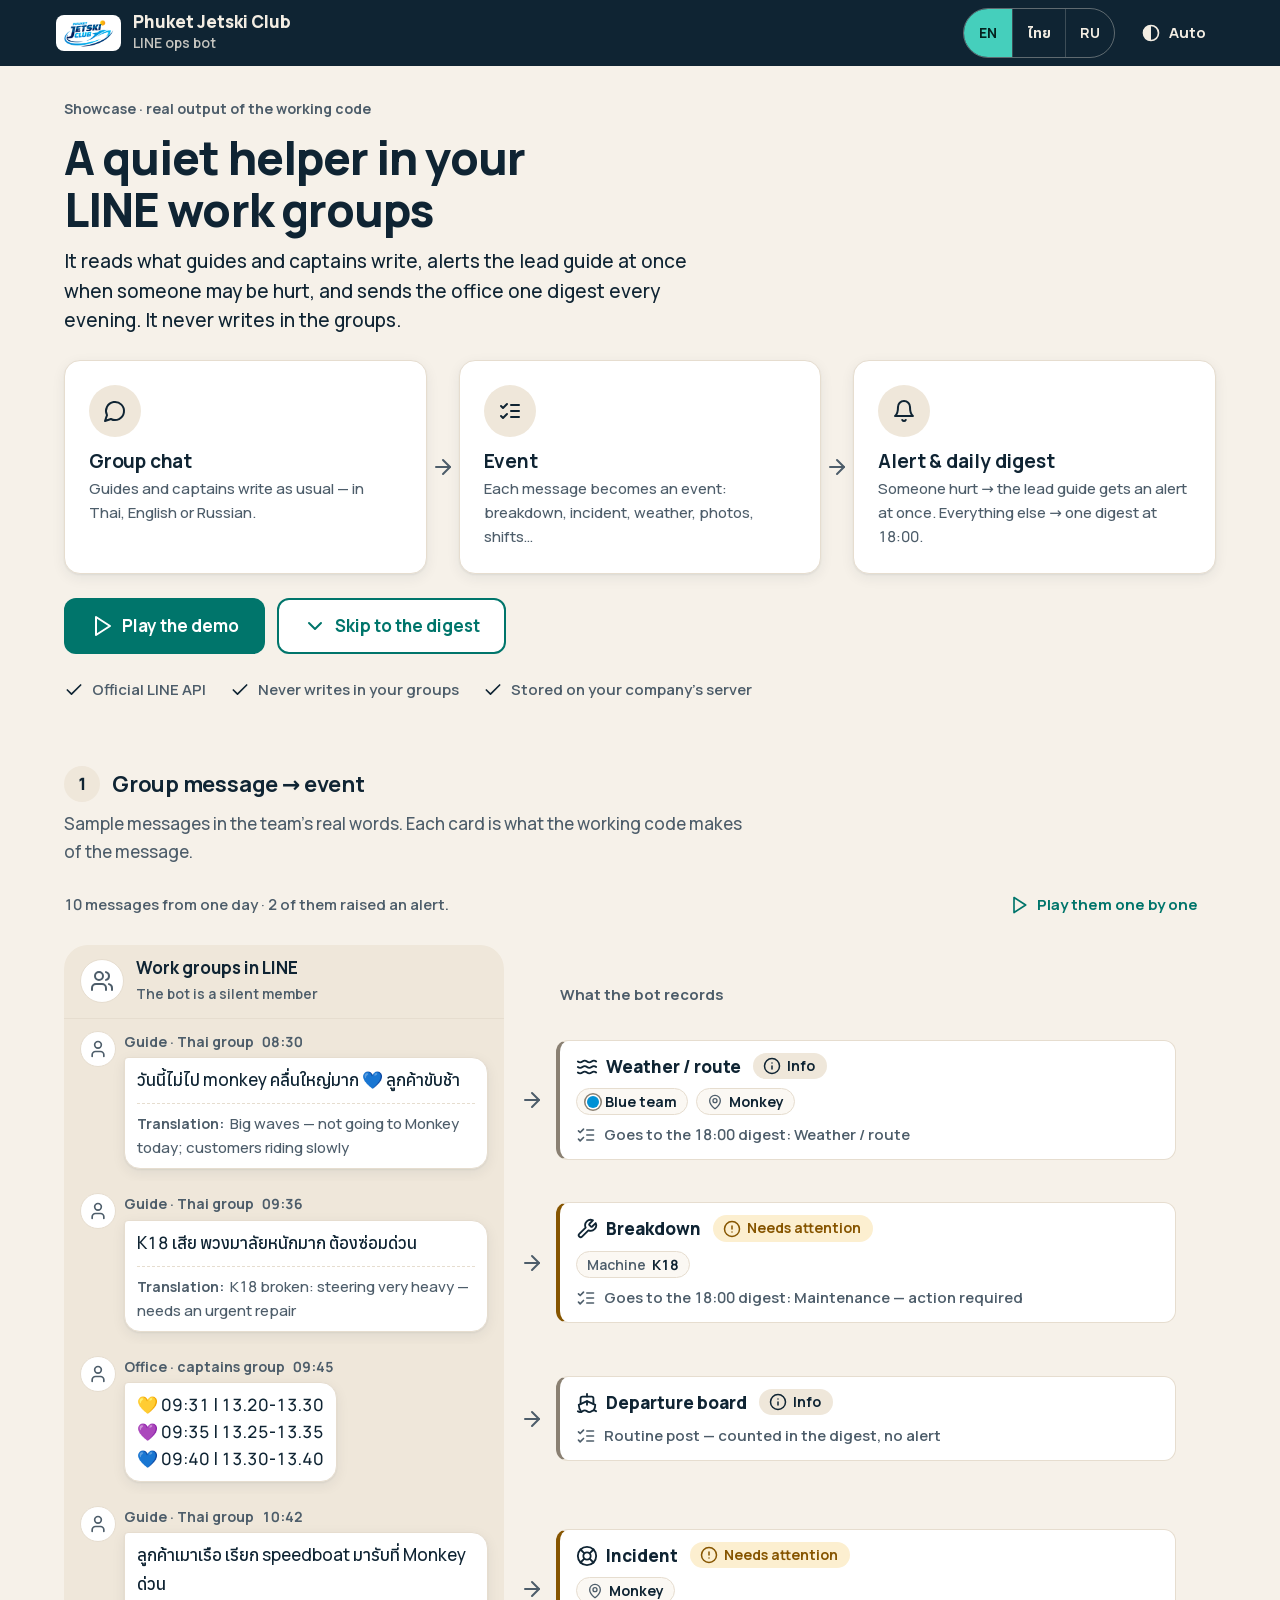
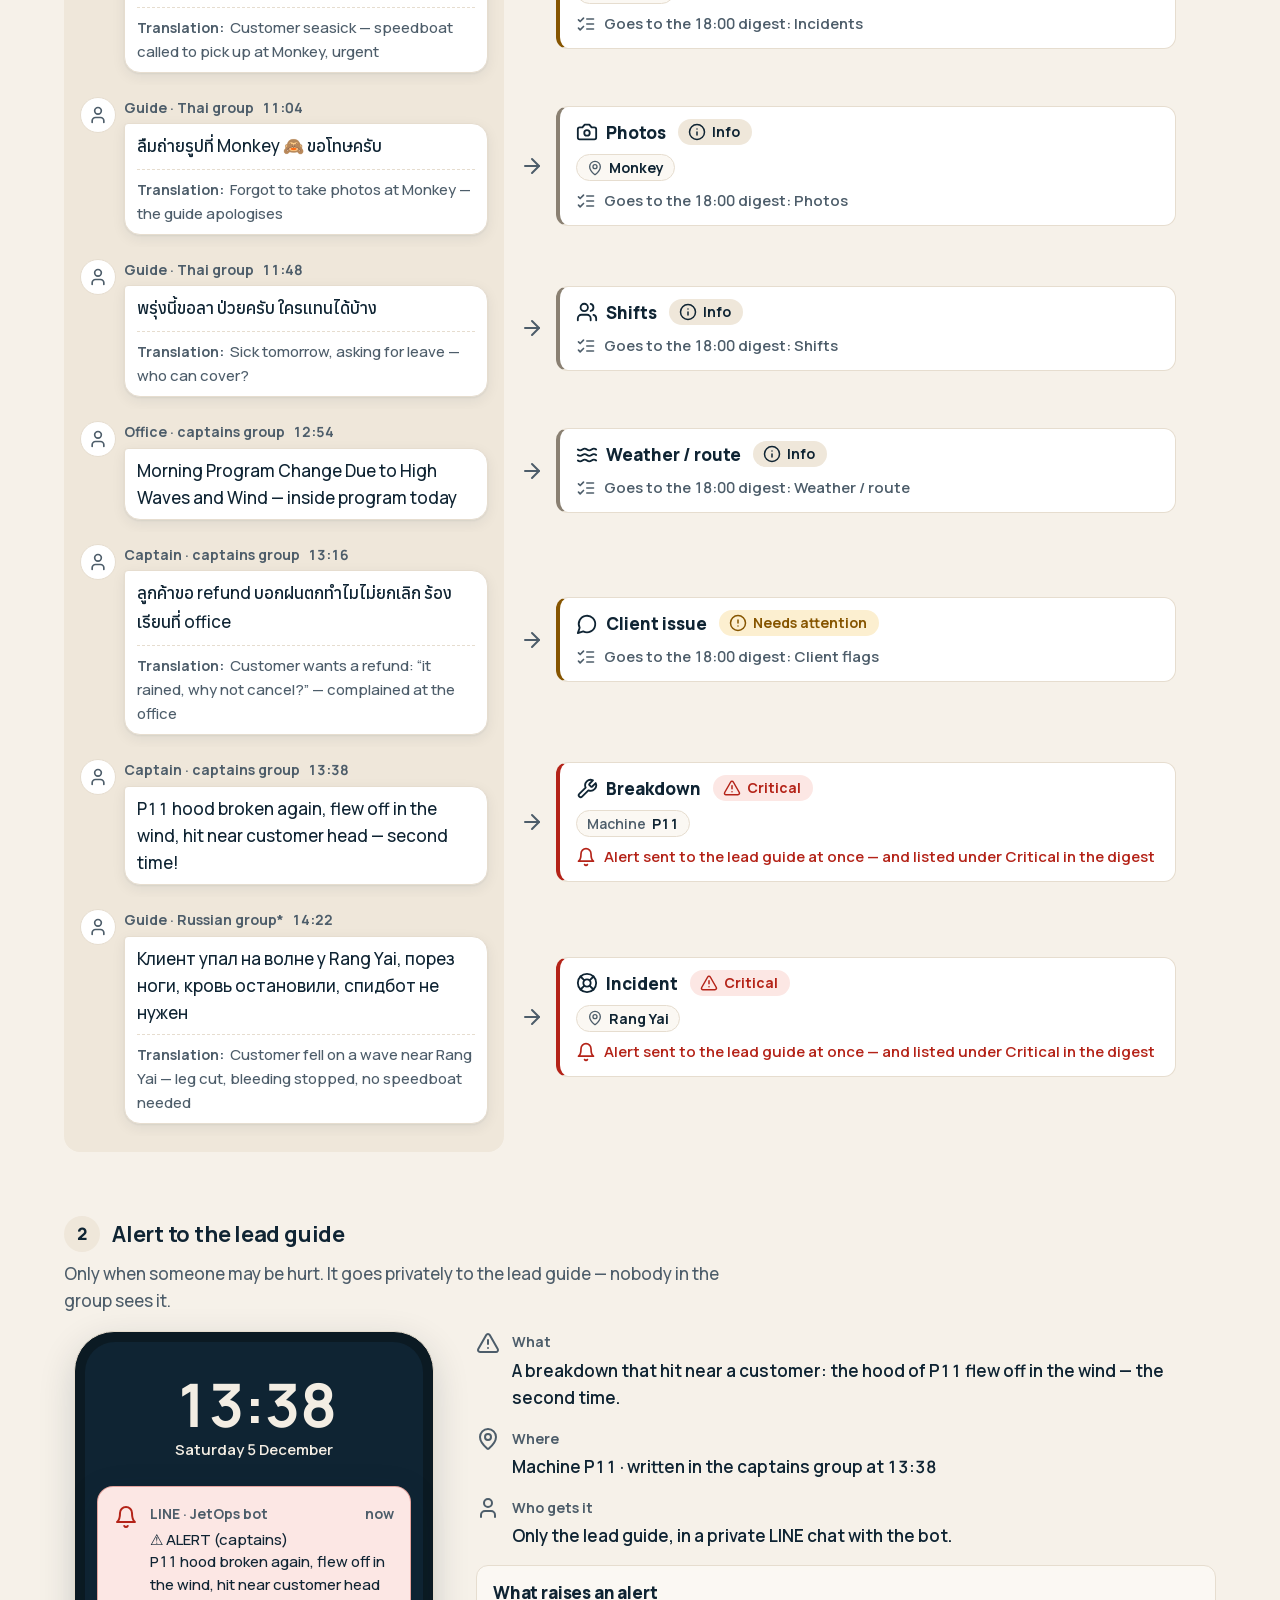
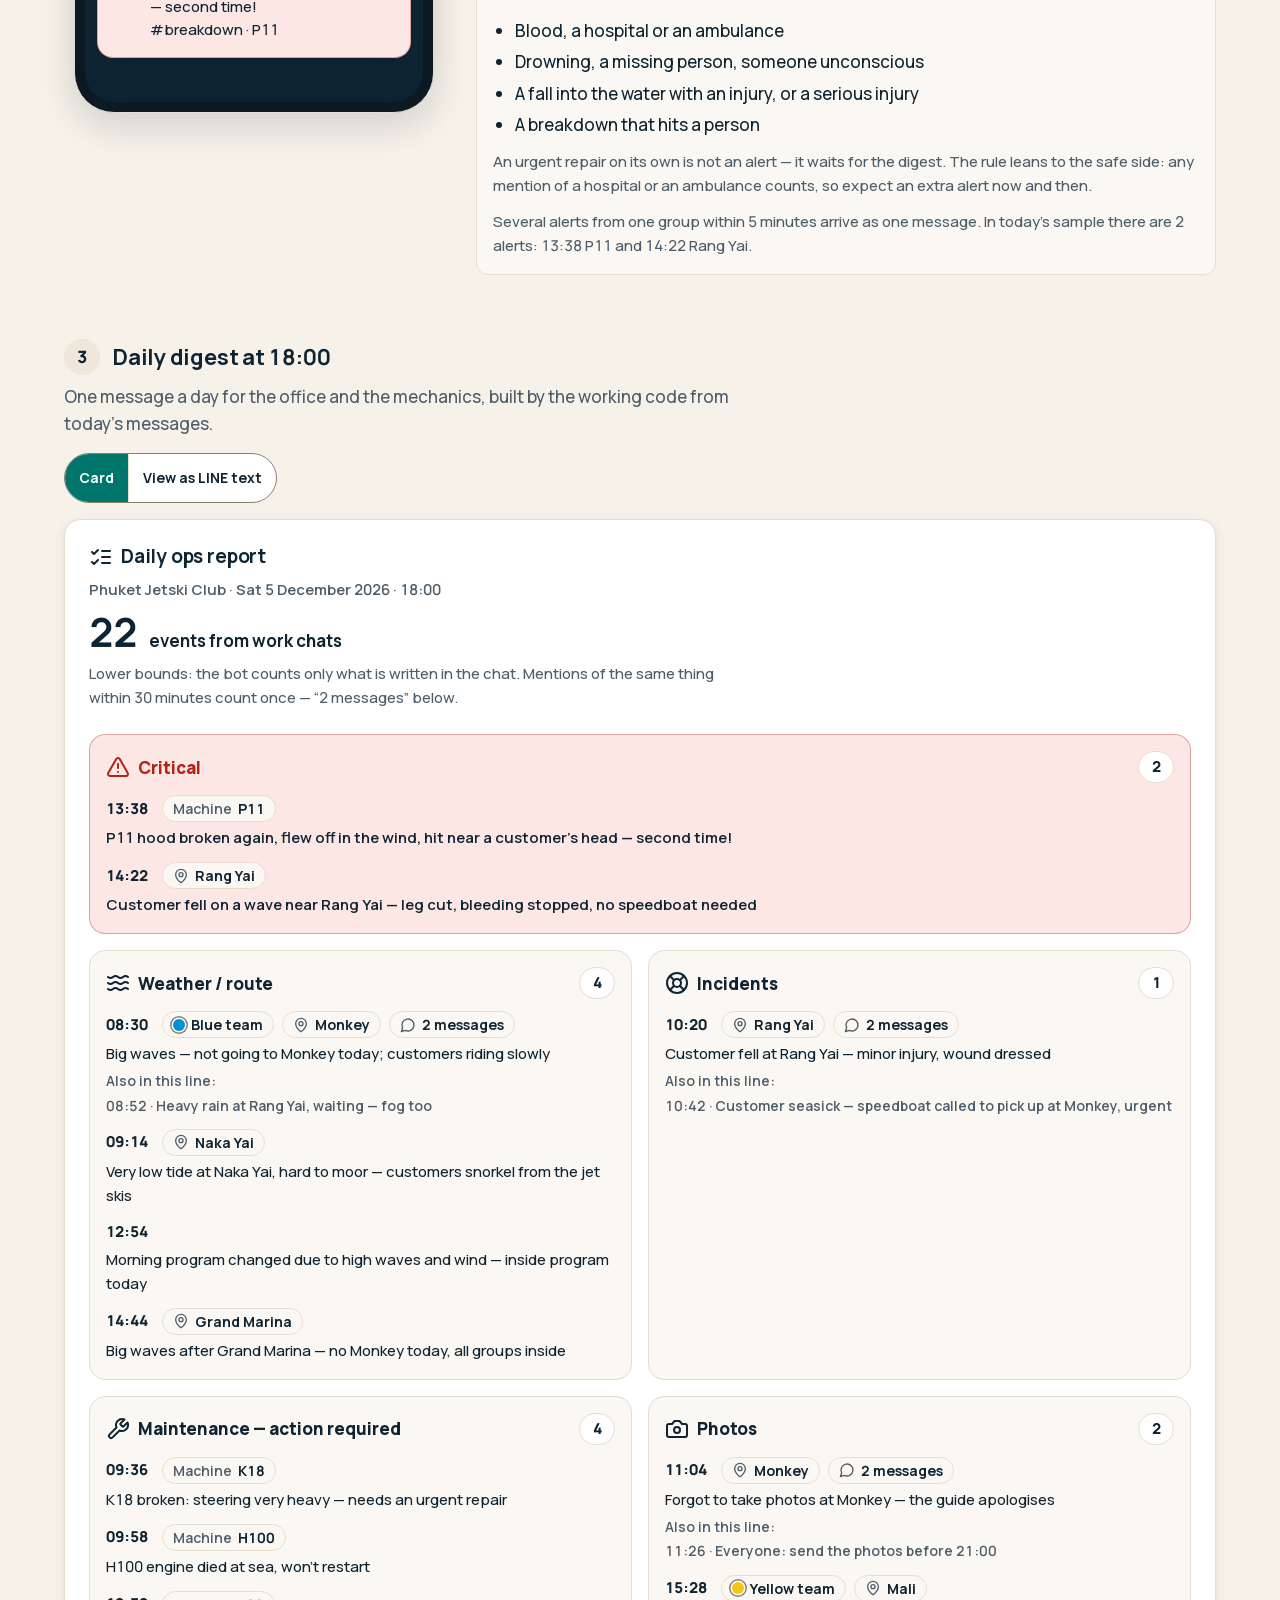
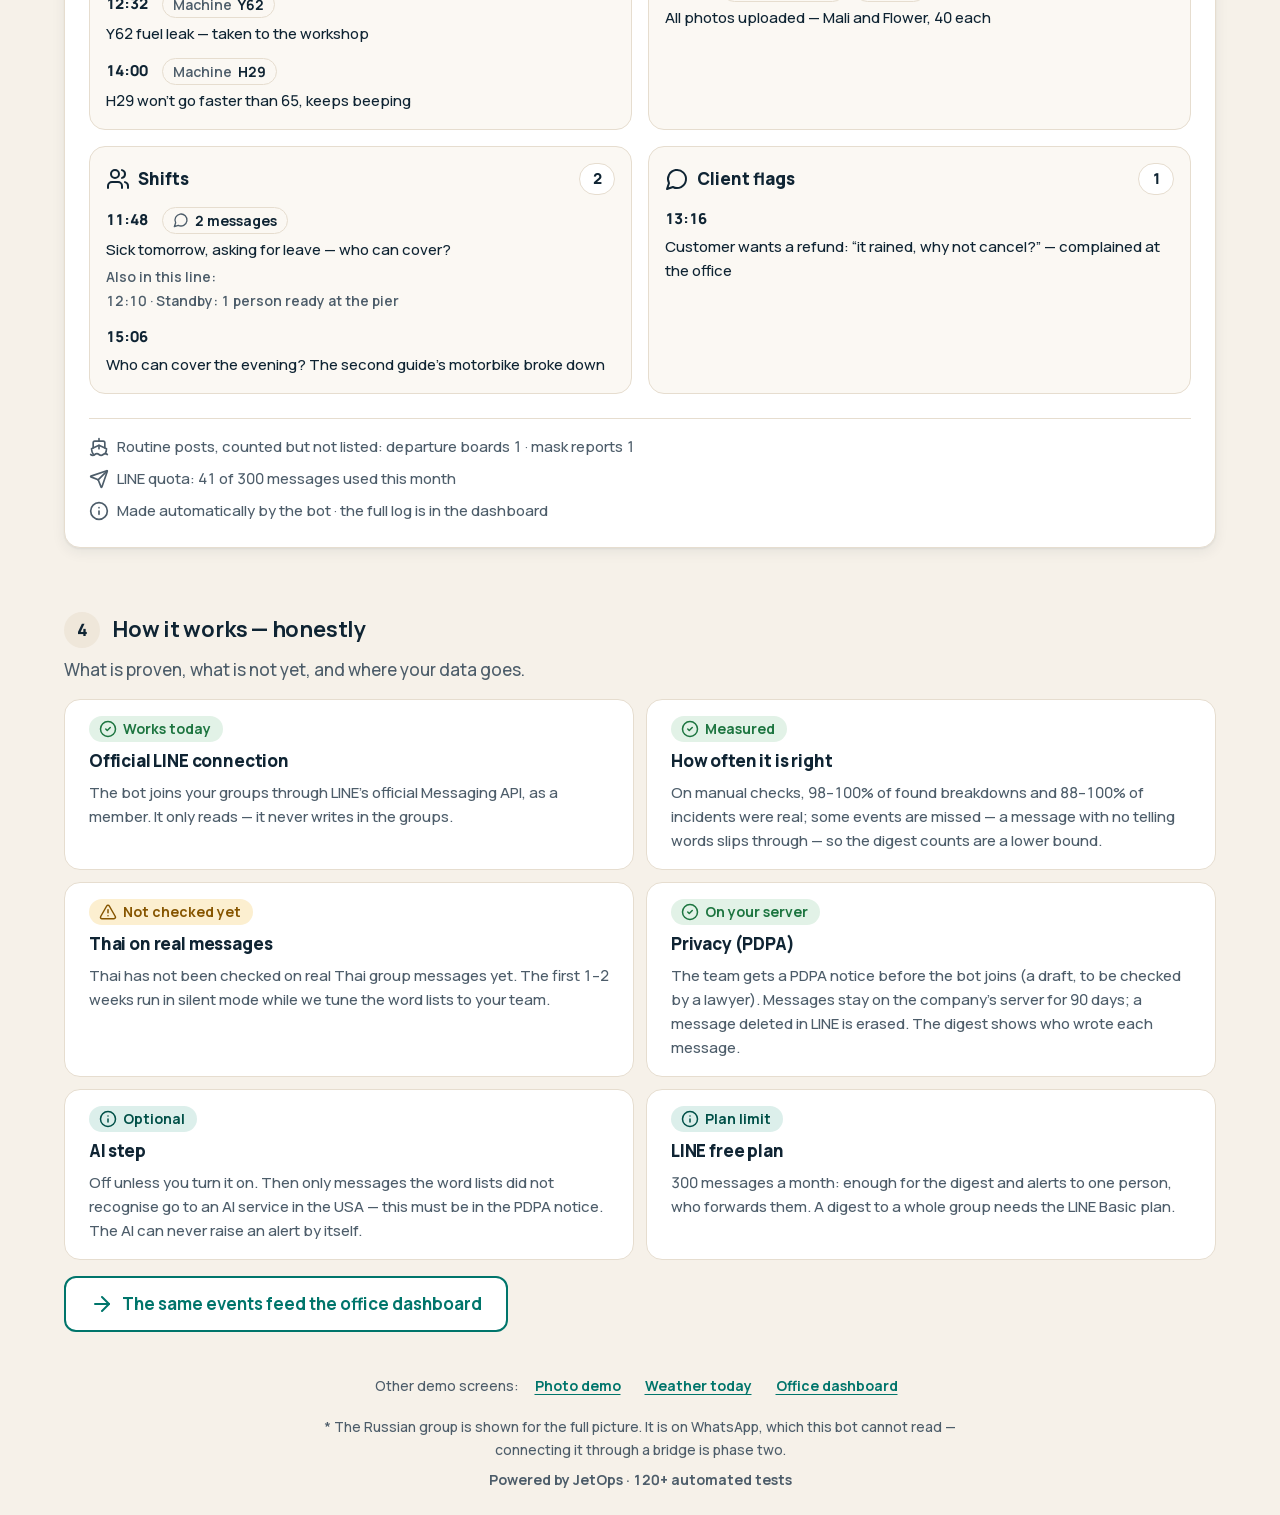
<file: bot.html>
<!doctype html>
<html lang="en">
<head>
<meta charset="utf-8">
<meta name="viewport" content="width=device-width, initial-scale=1">
<meta name="theme-color" content="#0F2433" media="(prefers-color-scheme: light)">
<meta name="theme-color" content="#071219" media="(prefers-color-scheme: dark)">
<title>Phuket Jetski Club — LINE ops bot (showcase)</title>
<link rel="stylesheet" href="assets/jo/jetops.css">
<script src="assets/jo/theme.js"></script>
<style>
  /* LINE bot showcase — page layout only. Tokens and components (.appbar .appbar-tools .seg .btn .card .badge .note
     .dot .tag .sk .footer-note) come from assets/jo/jetops.css. The only raw colours are the two team-wristband dots (data). */
  html { scroll-behavior: smooth; }
  @media (prefers-reduced-motion: reduce) { html { scroll-behavior: auto; } }

  .wrap { max-width: var(--w-page); margin: 0 auto; padding: var(--s5) var(--s4) var(--s6); display: grid; grid-template-columns: minmax(0, 1fr); gap: var(--s7); }
  @media (min-width: 1024px) { .wrap { padding: var(--s6) var(--s5); gap: var(--s8); } }
  .blk { display: grid; grid-template-columns: minmax(0, 1fr); gap: var(--s4); align-content: start; min-width: 0; scroll-margin-top: var(--s4); }
  .blk-h { display: grid; gap: var(--s2); max-width: var(--w-read); }
  .blk-h h2 { display: flex; align-items: center; gap: var(--s3); }
  .blk-h .n { width: 36px; height: 36px; flex: none; border-radius: 50%; display: grid; place-items: center; background: var(--bg-2);
    font-size: var(--fs-body); font-weight: 800; }
  .blk-h p { color: var(--muted); }

  /* ---- hero: one sentence + three steps + one main action ---- */
  .hero { display: grid; gap: var(--s4); }
  @media (min-width: 900px) { .hero { gap: var(--s5); } }
  .hero-t { display: grid; gap: var(--s3); }
  .kick { font-size: var(--fs-caption); font-weight: 700; color: var(--muted); }
  .hero h1 { font-size: clamp(30px, 6vw, 46px); line-height: 1.12; letter-spacing: -0.02em; max-width: 18ch; text-wrap: balance; }
  .lead { font-size: 19px; line-height: 1.55; max-width: 58ch; }
  /* phone: a compact vertical timeline (the main button stays near the first screen); computer: three cards in a row */
  .flow { list-style: none; margin: 0; padding: 0; display: grid; grid-template-columns: minmax(0, 1fr); }
  .step { display: grid; grid-template-columns: 48px minmax(0, 1fr); gap: 0 var(--s4); align-items: start; }
  .step-ic { grid-row: span 2; width: 48px; height: 48px; border-radius: 50%; display: grid; place-items: center;
    background: var(--surface); border: 1px solid var(--line); color: var(--fg); }
  .step h3 { font-size: var(--fs-h3); line-height: 1.3; }
  .step p { font-size: var(--fs-body-s); color: var(--muted); }
  .flow .arr { display: grid; place-items: center; width: 48px; height: 28px; color: var(--muted); }
  .flow .arr .ic { width: 20px; height: 20px; transform: rotate(90deg); }
  @media (min-width: 900px) {
    .flow { grid-template-columns: minmax(0, 1fr) 32px minmax(0, 1fr) 32px minmax(0, 1fr); align-items: stretch; }
    .flow .arr { width: auto; height: auto; }
    .flow .arr .ic { width: 24px; height: 24px; transform: none; }
    .step { grid-template-columns: minmax(0, 1fr); align-content: start; gap: var(--s1); padding: var(--s5);
      background: var(--surface); border: 1px solid var(--line); border-radius: var(--r-lg); box-shadow: var(--shadow-1); }
    .step-ic { grid-row: auto; width: 52px; height: 52px; margin-bottom: var(--s2); background: var(--bg-2); border: 0; }
  }
  .cta { display: flex; flex-wrap: wrap; gap: var(--s3); }
  @media (max-width: 559px) { .cta .btn { width: 100%; } }
  .trust { list-style: none; margin: 0; padding: 0; display: flex; flex-wrap: wrap; gap: var(--s2) var(--s5); }
  .trust li { display: inline-flex; align-items: center; gap: var(--s2); font-size: var(--fs-body-s); font-weight: 600; color: var(--muted); }
  .trust .ic { color: var(--fg); }

  /* ---- 1. chat → events. Phone: one chat panel, the event card under each bubble.
     Computer: the chat on the left, each event card to the right of its message. ---- */
  .feed-bar { display: flex; flex-wrap: wrap; align-items: center; justify-content: space-between; gap: var(--s2) var(--s3); min-height: 48px; }
  .feed-st { font-size: var(--fs-body-s); font-weight: 600; color: var(--muted); }
  /* while the messages play, progress + "Show all now" stay on screen */
  body[data-state="playing"] .feed-bar { position: sticky; top: 0; z-index: 3; margin-inline: calc(-1 * var(--s4)); padding: var(--s1) var(--s4);
    background: color-mix(in srgb, var(--bg) 94%, transparent); backdrop-filter: blur(8px); border-bottom: 1px solid var(--line); }
  .feed { display: grid; grid-template-columns: minmax(0, 1fr); }
  .chat-top { display: flex; align-items: center; gap: var(--s3); padding: var(--s3) var(--s4); background: var(--bg-2);
    border-radius: var(--r-xl) var(--r-xl) 0 0; border-bottom: 1px solid var(--line); }
  .g-ic { width: 44px; height: 44px; flex: none; border-radius: 50%; display: grid; place-items: center; background: var(--surface); border: 1px solid var(--line); }
  .chat-top b { display: block; line-height: 1.3; }
  .chat-top span { font-size: var(--fs-caption); font-weight: 600; color: var(--muted); }
  .ev-colh { display: none; }
  .chat-end { height: var(--s4); background: var(--bg-2); border-radius: 0 0 var(--r-xl) var(--r-xl); }
  .row { display: grid; grid-template-columns: minmax(0, 1fr); }
  .say { display: grid; grid-template-columns: 36px minmax(0, 1fr); gap: var(--s2); align-items: start; padding: var(--s3) var(--s4) var(--s2); background: var(--bg-2); }
  .av { width: 36px; height: 36px; border-radius: 50%; display: grid; place-items: center; background: var(--surface); color: var(--muted); border: 1px solid var(--line); }
  .av .ic { width: 20px; height: 20px; }
  .who { display: flex; flex-wrap: wrap; gap: 0 var(--s2); font-size: var(--fs-caption); font-weight: 700; color: var(--muted); }
  .bubble { margin-top: 4px; width: fit-content; max-width: 100%; background: var(--surface); border: 1px solid var(--line);
    border-radius: 4px var(--r-lg) var(--r-lg) var(--r-lg); padding: var(--s2) var(--s3); box-shadow: var(--shadow-1); }
  .msgtext { white-space: pre-wrap; overflow-wrap: anywhere; }
  .trn { margin-top: var(--s2); padding-top: var(--s2); border-top: 1px dashed var(--line); font-size: var(--fs-body-s); color: var(--muted); }
  .trn b { font-size: var(--fs-caption); font-weight: 700; margin-right: 6px; }
  .evc { display: grid; padding: var(--s1) var(--s4) var(--s3) calc(var(--s4) + 36px + var(--s2)); background: var(--bg-2); }
  .evc .arr { display: none; }
  .ev { background: var(--surface); border: 1px solid var(--line); border-left: 4px solid var(--border); border-radius: var(--r-md);
    padding: var(--s3) var(--s4); display: grid; gap: var(--s2); min-width: 0; }
  .ev.sev-high { border-left-color: var(--crit); }
  .ev.sev-medium { border-left-color: var(--warn); }
  .ev-top { display: flex; flex-wrap: wrap; align-items: center; gap: var(--s2) var(--s3); }
  .tb { display: inline-flex; align-items: center; gap: var(--s2); font-weight: 800; }
  .tb .ic { width: 22px; height: 22px; }
  .dot-blue { background: #0091d5; } .dot-yellow { background: #f5c518; }   /* team wristband colours = data */
  .out { display: flex; align-items: flex-start; gap: var(--s2); font-size: var(--fs-body-s); font-weight: 600; color: var(--muted); }
  .out .ic { width: 20px; height: 20px; margin-top: 2px; }
  .out.al { color: var(--crit); }
  .ev-sk { display: none; gap: var(--s2); padding: var(--s3) var(--s4); border-radius: var(--r-md); background: var(--surface); border: 1px dashed var(--border); }
  .ev-sk p { font-size: var(--fs-body-s); font-weight: 600; color: var(--muted); }
  .ev-sk .sk { height: 18px; } .ev-sk .sk + .sk { width: 60%; }
  @media (max-width: 559px) {
    .feed { margin-inline: calc(-1 * var(--s4)); }
    .chat-top, .chat-end { border-radius: 0; }
    .say { grid-template-columns: 32px minmax(0, 1fr); padding-inline: var(--s3); }
    .av { width: 32px; height: 32px; }
    .evc { padding: var(--s1) var(--s3) var(--s3) calc(var(--s3) + 32px + var(--s2)); }
  }
  .row.pending .ev { display: none; }
  .row.pending .ev-sk { display: grid; }
  .row.enter .say, .row.enter .ev { animation: jo-rise .35s ease-out both; }
  @keyframes jo-rise { from { opacity: 0; transform: translateY(8px); } }
  @media (prefers-reduced-motion: reduce) { .row.enter .say, .row.enter .ev { animation: none; } }
  @media (min-width: 900px) {
    .feed { grid-template-columns: minmax(0, 440px) minmax(0, 1fr); }
    .ev-colh { display: flex; align-items: flex-end; padding: 0 0 var(--s3) calc(var(--s5) + 32px); font-size: var(--fs-body-s); font-weight: 700; color: var(--muted); }
    .chat-end { grid-column: 1; }
    .row { grid-column: 1 / -1; grid-template-columns: minmax(0, 440px) minmax(0, 1fr); }
    .say { padding-bottom: var(--s3); }
    .evc { background: transparent; padding: var(--s2) 0 var(--s2) var(--s3); grid-template-columns: 32px minmax(0, 1fr); gap: var(--s2); align-items: center; }
    .evc .arr { display: grid; place-items: center; color: var(--muted); }
    .ev, .ev-sk { max-width: 620px; }
  }

  /* ---- 2. the alert on the lead guide's phone ---- */
  .al-grid { display: grid; grid-template-columns: minmax(0, 1fr); gap: var(--s5); align-items: start; }
  @media (min-width: 900px) { .al-grid { grid-template-columns: 380px minmax(0, 1fr); gap: var(--s6); } }
  .phone { width: 100%; max-width: 360px; justify-self: center; padding: 10px; border-radius: 40px; background: var(--deep-900);
    border: 1px solid var(--line); box-shadow: var(--shadow-2); }
  .screen { min-height: 360px; border-radius: 30px; background: var(--deep-800); color: var(--sand-50);
    padding: var(--s6) var(--s3) var(--s6); display: grid; gap: var(--s5); align-content: start; }
  .ph-clock { text-align: center; display: grid; gap: var(--s1); }
  .ph-clock b { font-size: 60px; line-height: 1; font-weight: 700; letter-spacing: -0.02em; }
  .ph-clock span { font-size: var(--fs-body-s); font-weight: 600; }
  .notif { color: var(--fg); box-shadow: var(--shadow-2); border-radius: var(--r-lg); }
  .nf-app { display: flex; justify-content: space-between; gap: var(--s2); font-size: var(--fs-caption); font-weight: 700; color: var(--muted); }
  .nf-text { margin-top: 4px; font-size: var(--fs-body-s); line-height: 1.5; }
  .al-side { display: grid; gap: var(--s4); align-content: start; }
  .facts { margin: 0; display: grid; gap: var(--s4); }
  .facts > div { display: grid; gap: 2px; }
  .facts dt { display: flex; align-items: center; gap: var(--s3); font-size: var(--fs-caption); font-weight: 700; color: var(--muted); }
  .facts dd { margin: 0 0 0 calc(24px + var(--s3)); font-weight: 600; }
  .rules { display: grid; gap: var(--s3); }
  .rules h3 { font-size: var(--fs-body); font-weight: 800; }
  .rules ul { margin: 0; padding-left: 22px; display: grid; gap: var(--s1); }
  .rules p { font-size: var(--fs-body-s); color: var(--muted); }

  /* ---- 3. the daily digest: a readable card, or the exact LINE text ---- */
  .dg-bar { display: flex; flex-wrap: wrap; align-items: center; justify-content: space-between; gap: var(--s3); }
  .dg { display: grid; gap: var(--s5); }
  .dg-head { display: grid; gap: var(--s2); }
  .dg-head h3 { display: flex; align-items: center; gap: var(--s2); }
  .dg-date { font-size: var(--fs-body-s); font-weight: 600; color: var(--muted); }
  .dg-total { display: flex; flex-wrap: wrap; align-items: baseline; gap: 0 var(--s3); }
  .dg-total span { font-weight: 700; }
  .dg-honest { font-size: var(--fs-body-s); color: var(--muted); max-width: 72ch; }
  .dg-secs { display: grid; grid-template-columns: minmax(0, 1fr); gap: var(--s4); }
  @media (min-width: 900px) { .dg-secs { grid-template-columns: repeat(2, minmax(0, 1fr)); } .dg-sec.crit { grid-column: 1 / -1; } }
  .dg-sec { display: grid; gap: var(--s3); align-content: start; padding: var(--s4); border-radius: var(--r-lg); background: var(--surface-2); border: 1px solid var(--line); }
  .dg-sec.crit { background: var(--crit-soft); border-color: color-mix(in srgb, var(--crit) 35%, transparent); }
  .dg-sec h4 { margin: 0; display: flex; align-items: center; gap: var(--s2); font-size: var(--fs-body); font-weight: 800; }
  .dg-sec.crit h4 { color: var(--crit); }
  .cnt { margin-left: auto; min-width: 36px; height: 32px; padding: 0 10px; border-radius: var(--r-pill); display: grid; place-items: center;
    background: var(--surface); border: 1px solid var(--line); color: var(--fg); font-size: var(--fs-body-s); font-weight: 800; }
  .dg-sec ul { list-style: none; margin: 0; padding: 0; display: grid; gap: var(--s3); }
  .dg-it { display: grid; gap: var(--s1); min-width: 0; }
  .dg-meta { display: flex; flex-wrap: wrap; align-items: center; gap: var(--s2); }
  .dg-meta time { font-weight: 800; font-size: var(--fs-body-s); min-width: 48px; }
  .dg-it p { font-size: var(--fs-body-s); }
  .mrg { display: grid; gap: 2px; font-size: var(--fs-caption); color: var(--muted); font-weight: 600; }
  .dg-sec.crit .dg-it p { font-weight: 600; }
  @media (max-width: 559px) { .dg { padding: var(--s4); } .dg-sec { padding: var(--s3); } }
  .dg-foot { display: grid; gap: var(--s2); padding-top: var(--s4); border-top: 1px solid var(--line); font-size: var(--fs-body-s); color: var(--muted); }
  .dg-foot p { display: grid; grid-template-columns: 20px minmax(0, 1fr); gap: var(--s2); }
  .dg-foot .ic { width: 20px; height: 20px; margin-top: 2px; }
  .txt { display: grid; gap: var(--s3); padding: var(--s3) 0 var(--s4); background: var(--bg-2); border-radius: var(--r-xl); }
  .txt .say { padding-bottom: 0; }
  .txt .bubble { width: auto; max-width: 760px; }
  .lt { font-size: var(--fs-body-s); line-height: 1.55; }
  .txt-bar { display: flex; flex-wrap: wrap; align-items: center; gap: var(--s2) var(--s3); padding: 0 var(--s4); }

  /* ---- 4. how it works, honestly ---- */
  .hw { list-style: none; margin: 0; padding: 0; display: grid; grid-template-columns: minmax(0, 1fr); gap: var(--s3); }
  @media (min-width: 900px) { .hw { grid-template-columns: repeat(2, minmax(0, 1fr)); } }
  .hw li { display: grid; gap: var(--s2); align-content: start; padding: var(--s4) var(--s5); background: var(--surface); border: 1px solid var(--line); border-radius: var(--r-lg); }
  .hw h3 { font-size: var(--fs-body); font-weight: 800; }
  .hw p { font-size: var(--fs-body-s); color: var(--muted); }
  .more { display: flex; flex-wrap: wrap; gap: var(--s3); }

  .footer-note { max-width: var(--w-read); margin: 0 auto; padding-top: 0; display: grid; gap: var(--s2); }
  .footer-note nav { display: flex; flex-wrap: wrap; justify-content: center; align-items: center; gap: 0 var(--s2); }
  .footer-note a { display: inline-flex; align-items: center; min-height: 44px; padding: 0 var(--s2); font-weight: 700; }
  .footer-note .pw { font-weight: 700; }
</style>
</head>
<body data-state="loading">
<svg xmlns="http://www.w3.org/2000/svg" style="display:none" aria-hidden="true"><!-- Lucide icons (ISC), copied from assets/jo/icons.svg; "play" is Lucide's play icon (not in the shared sprite yet) --><symbol id="i-message-circle" viewBox="0 0 24 24" fill="none" stroke="currentColor" stroke-width="2" stroke-linecap="round" stroke-linejoin="round"><path d="M7.9 20A9 9 0 1 0 4 16.1L2 22Z" /></symbol><symbol id="i-list-checks" viewBox="0 0 24 24" fill="none" stroke="currentColor" stroke-width="2" stroke-linecap="round" stroke-linejoin="round"><path d="m3 17 2 2 4-4" /><path d="m3 7 2 2 4-4" /><path d="M13 6h8" /><path d="M13 12h8" /><path d="M13 18h8" /></symbol><symbol id="i-bell" viewBox="0 0 24 24" fill="none" stroke="currentColor" stroke-width="2" stroke-linecap="round" stroke-linejoin="round"><path d="M6 8a6 6 0 0 1 12 0c0 7 3 9 3 9H3s3-2 3-9" /><path d="M10.3 21a1.94 1.94 0 0 0 3.4 0" /></symbol><symbol id="i-arrow-right" viewBox="0 0 24 24" fill="none" stroke="currentColor" stroke-width="2" stroke-linecap="round" stroke-linejoin="round"><path d="M5 12h14" /><path d="m12 5 7 7-7 7" /></symbol><symbol id="i-chevron-down" viewBox="0 0 24 24" fill="none" stroke="currentColor" stroke-width="2" stroke-linecap="round" stroke-linejoin="round"><path d="m6 9 6 6 6-6" /></symbol><symbol id="i-waves" viewBox="0 0 24 24" fill="none" stroke="currentColor" stroke-width="2" stroke-linecap="round" stroke-linejoin="round"><path d="M2 6c.6.5 1.2 1 2.5 1C7 7 7 5 9.5 5c2.6 0 2.4 2 5 2 2.5 0 2.5-2 5-2 1.3 0 1.9.5 2.5 1" /><path d="M2 12c.6.5 1.2 1 2.5 1 2.5 0 2.5-2 5-2 2.6 0 2.4 2 5 2 2.5 0 2.5-2 5-2 1.3 0 1.9.5 2.5 1" /><path d="M2 18c.6.5 1.2 1 2.5 1 2.5 0 2.5-2 5-2 2.6 0 2.4 2 5 2 2.5 0 2.5-2 5-2 1.3 0 1.9.5 2.5 1" /></symbol><symbol id="i-wrench" viewBox="0 0 24 24" fill="none" stroke="currentColor" stroke-width="2" stroke-linecap="round" stroke-linejoin="round"><path d="M14.7 6.3a1 1 0 0 0 0 1.4l1.6 1.6a1 1 0 0 0 1.4 0l3.77-3.77a6 6 0 0 1-7.94 7.94l-6.91 6.91a2.12 2.12 0 0 1-3-3l6.91-6.91a6 6 0 0 1 7.94-7.94l-3.76 3.76z" /></symbol><symbol id="i-life-buoy" viewBox="0 0 24 24" fill="none" stroke="currentColor" stroke-width="2" stroke-linecap="round" stroke-linejoin="round"><circle cx="12" cy="12" r="10" /><path d="m4.93 4.93 4.24 4.24" /><path d="m14.83 9.17 4.24-4.24" /><path d="m14.83 14.83 4.24 4.24" /><path d="m9.17 14.83-4.24 4.24" /><circle cx="12" cy="12" r="4" /></symbol><symbol id="i-camera" viewBox="0 0 24 24" fill="none" stroke="currentColor" stroke-width="2" stroke-linecap="round" stroke-linejoin="round"><path d="M14.5 4h-5L7 7H4a2 2 0 0 0-2 2v9a2 2 0 0 0 2 2h16a2 2 0 0 0 2-2V9a2 2 0 0 0-2-2h-3l-2.5-3z" /><circle cx="12" cy="13" r="3" /></symbol><symbol id="i-users" viewBox="0 0 24 24" fill="none" stroke="currentColor" stroke-width="2" stroke-linecap="round" stroke-linejoin="round"><path d="M16 21v-2a4 4 0 0 0-4-4H6a4 4 0 0 0-4 4v2" /><circle cx="9" cy="7" r="4" /><path d="M22 21v-2a4 4 0 0 0-3-3.87" /><path d="M16 3.13a4 4 0 0 1 0 7.75" /></symbol><symbol id="i-info" viewBox="0 0 24 24" fill="none" stroke="currentColor" stroke-width="2" stroke-linecap="round" stroke-linejoin="round"><circle cx="12" cy="12" r="10" /><path d="M12 16v-4" /><path d="M12 8h.01" /></symbol><symbol id="i-ship" viewBox="0 0 24 24" fill="none" stroke="currentColor" stroke-width="2" stroke-linecap="round" stroke-linejoin="round"><path d="M2 21c.6.5 1.2 1 2.5 1 2.5 0 2.5-2 5-2 1.3 0 1.9.5 2.5 1 .6.5 1.2 1 2.5 1 2.5 0 2.5-2 5-2 1.3 0 1.9.5 2.5 1" /><path d="M19.38 20A11.6 11.6 0 0 0 21 14l-9-4-9 4c0 2.9.94 5.34 2.81 7.76" /><path d="M19 13V7a2 2 0 0 0-2-2H7a2 2 0 0 0-2 2v6" /><path d="M12 10v4" /><path d="M12 2v3" /></symbol><symbol id="i-triangle-alert" viewBox="0 0 24 24" fill="none" stroke="currentColor" stroke-width="2" stroke-linecap="round" stroke-linejoin="round"><path d="m21.73 18-8-14a2 2 0 0 0-3.48 0l-8 14A2 2 0 0 0 4 21h16a2 2 0 0 0 1.73-3" /><path d="M12 9v4" /><path d="M12 17h.01" /></symbol><symbol id="i-circle-alert" viewBox="0 0 24 24" fill="none" stroke="currentColor" stroke-width="2" stroke-linecap="round" stroke-linejoin="round"><circle cx="12" cy="12" r="10" /><line x1="12" x2="12" y1="8" y2="12" /><line x1="12" x2="12.01" y1="16" y2="16" /></symbol><symbol id="i-circle-check" viewBox="0 0 24 24" fill="none" stroke="currentColor" stroke-width="2" stroke-linecap="round" stroke-linejoin="round"><circle cx="12" cy="12" r="10" /><path d="m9 12 2 2 4-4" /></symbol><symbol id="i-check" viewBox="0 0 24 24" fill="none" stroke="currentColor" stroke-width="2" stroke-linecap="round" stroke-linejoin="round"><path d="M20 6 9 17l-5-5" /></symbol><symbol id="i-map-pin" viewBox="0 0 24 24" fill="none" stroke="currentColor" stroke-width="2" stroke-linecap="round" stroke-linejoin="round"><path d="M20 10c0 4.993-5.539 10.193-7.399 11.799a1 1 0 0 1-1.202 0C9.539 20.193 4 14.993 4 10a8 8 0 0 1 16 0" /><circle cx="12" cy="10" r="3" /></symbol><symbol id="i-rotate-ccw" viewBox="0 0 24 24" fill="none" stroke="currentColor" stroke-width="2" stroke-linecap="round" stroke-linejoin="round"><path d="M3 12a9 9 0 1 0 9-9 9.75 9.75 0 0 0-6.74 2.74L3 8" /><path d="M3 3v5h5" /></symbol><symbol id="i-user" viewBox="0 0 24 24" fill="none" stroke="currentColor" stroke-width="2" stroke-linecap="round" stroke-linejoin="round"><path d="M19 21v-2a4 4 0 0 0-4-4H9a4 4 0 0 0-4 4v2" /><circle cx="12" cy="7" r="4" /></symbol><symbol id="i-smartphone" viewBox="0 0 24 24" fill="none" stroke="currentColor" stroke-width="2" stroke-linecap="round" stroke-linejoin="round"><rect width="14" height="20" x="5" y="2" rx="2" ry="2" /><path d="M12 18h.01" /></symbol><symbol id="i-send" viewBox="0 0 24 24" fill="none" stroke="currentColor" stroke-width="2" stroke-linecap="round" stroke-linejoin="round"><path d="M14.536 21.686a.5.5 0 0 0 .937-.024l6.5-19a.496.496 0 0 0-.635-.635l-19 6.5a.5.5 0 0 0-.024.937l7.93 3.18a2 2 0 0 1 1.112 1.11z" /><path d="m21.854 2.147-10.94 10.939" /></symbol><symbol id="i-clock" viewBox="0 0 24 24" fill="none" stroke="currentColor" stroke-width="2" stroke-linecap="round" stroke-linejoin="round"><circle cx="12" cy="12" r="10" /><polyline points="12 6 12 12 16 14" /></symbol><symbol id="i-play" viewBox="0 0 24 24" fill="none" stroke="currentColor" stroke-width="2" stroke-linecap="round" stroke-linejoin="round"><polygon points="6 3 20 12 6 21 6 3" /></symbol></svg>

<header class="appbar">
  <div class="appbar-in">
    <img class="op-logo" src="assets/logo.png" alt="" width="63" height="36">
    <div class="op-text"><div class="op-name">Phuket Jetski Club</div><div class="op-sub" data-i18n="opSub">LINE ops bot</div></div>
    <div class="spacer"></div>
    <div class="appbar-tools">
      <div class="seg" id="uiLang" role="group" aria-label="Language" data-i18n-aria="langLabel"><button type="button" data-l="en" lang="en">EN</button><button type="button" data-l="th" lang="th">ไทย</button><button type="button" data-l="ru" lang="ru">RU</button></div>
      <button type="button" class="btn btn-quiet btn-s" data-jo-theme-toggle data-label-auto="Auto" data-label-light="Light" data-label-dark="Dark" data-label-title="Theme"></button>
    </div>
  </div>
</header>

<main class="wrap">
  <section class="hero" aria-labelledby="heroH">
    <div class="hero-t">
      <p class="kick" data-i18n="kick">Showcase · real output of the working code</p>
      <h1 id="heroH" data-i18n="heroH">A quiet helper in your LINE work groups</h1>
      <p class="lead" data-i18n="heroP"></p>
    </div>
    <ol class="flow">
      <li class="step"><span class="step-ic"><svg class="ic" aria-hidden="true"><use href="#i-message-circle"/></svg></span><h3 data-i18n="st1T">Group chat</h3><p data-i18n="st1P"></p></li>
      <li class="arr" aria-hidden="true"><svg class="ic"><use href="#i-arrow-right"/></svg></li>
      <li class="step"><span class="step-ic"><svg class="ic" aria-hidden="true"><use href="#i-list-checks"/></svg></span><h3 data-i18n="st2T">Event</h3><p data-i18n="st2P"></p></li>
      <li class="arr" aria-hidden="true"><svg class="ic"><use href="#i-arrow-right"/></svg></li>
      <li class="step"><span class="step-ic"><svg class="ic" aria-hidden="true"><use href="#i-bell"/></svg></span><h3 data-i18n="st3T">Alert &amp; daily digest</h3><p data-i18n="st3P"></p></li>
    </ol>
    <div class="cta">
      <button type="button" class="btn btn-primary" id="playBtn"><svg class="ic" aria-hidden="true"><use href="#i-play"/></svg><span id="playLbl">Play the demo</span></button>
      <a class="btn btn-secondary" href="#digest" id="skipBtn"><svg class="ic" aria-hidden="true"><use href="#i-chevron-down"/></svg><span data-i18n="skip">Skip to the digest</span></a>
    </div>
    <ul class="trust">
      <li><svg class="ic ic-s" aria-hidden="true"><use href="#i-check"/></svg><span data-i18n="tr1">Official LINE API</span></li>
      <li><svg class="ic ic-s" aria-hidden="true"><use href="#i-check"/></svg><span data-i18n="tr2">Never writes in your groups</span></li>
      <li><svg class="ic ic-s" aria-hidden="true"><use href="#i-check"/></svg><span data-i18n="tr3">Stored on your company's server</span></li>
    </ul>
  </section>

  <section class="blk" id="chat" aria-labelledby="s1H">
    <div class="blk-h"><h2 id="s1H"><span class="n" aria-hidden="true">1</span><span data-i18n="s1H">Group message → event</span></h2><p data-i18n="s1P"></p></div>
    <div class="feed-bar">
      <p class="feed-st" id="feedSt" role="status" aria-live="polite"></p>
      <button type="button" class="btn btn-quiet btn-s" id="feedBtn"></button>
    </div>
    <div class="feed" id="feed">
      <div class="chat-top"><span class="g-ic"><svg class="ic" aria-hidden="true"><use href="#i-users"/></svg></span><div><b data-i18n="grpT">Work groups in LINE</b><span data-i18n="grpS">The bot is a silent member</span></div></div>
      <div class="ev-colh" aria-hidden="true" data-i18n="colH">What the bot records</div>
      <div id="rows" style="display:contents"></div>
      <div class="chat-end" aria-hidden="true"></div>
    </div>
  </section>

  <section class="blk" id="alert" aria-labelledby="s2H">
    <div class="blk-h"><h2 id="s2H"><span class="n" aria-hidden="true">2</span><span data-i18n="s2H">Alert to the lead guide</span></h2><p data-i18n="s2P"></p></div>
    <div class="al-grid">
      <div class="phone" role="img" aria-labelledby="nfText">
        <div class="screen">
          <div class="ph-clock" aria-hidden="true"><b>13:38</b><span id="phDate"></span></div>
          <div class="note note-crit notif">
            <svg class="ic" aria-hidden="true"><use href="#i-bell"/></svg>
            <div><div class="nf-app"><span data-i18n="nfApp">LINE · JetOps bot</span><span data-i18n="nfNow">now</span></div>
              <div class="nf-text msgtext" id="nfText" lang="en"></div></div>
          </div>
        </div>
      </div>
      <div class="al-side">
        <dl class="facts">
          <div><dt><svg class="ic" aria-hidden="true"><use href="#i-triangle-alert"/></svg><span data-i18n="aWhatK">What</span></dt><dd data-i18n="aWhat"></dd></div>
          <div><dt><svg class="ic" aria-hidden="true"><use href="#i-map-pin"/></svg><span data-i18n="aWhereK">Where</span></dt><dd data-i18n="aWhere"></dd></div>
          <div><dt><svg class="ic" aria-hidden="true"><use href="#i-user"/></svg><span data-i18n="aWhoK">Who gets it</span></dt><dd data-i18n="aWho"></dd></div>
        </dl>
        <div class="card-2 rules">
          <h3 data-i18n="rulesH">What raises an alert</h3>
          <ul id="rulesList"></ul>
          <p data-i18n="rulesN1"></p>
          <p data-i18n="rulesN2"></p>
        </div>
      </div>
    </div>
  </section>

  <section class="blk" id="digest" aria-labelledby="s3H">
    <div class="blk-h"><h2 id="s3H"><span class="n" aria-hidden="true">3</span><span data-i18n="s3H">Daily digest at 18:00</span></h2><p data-i18n="s3P"></p></div>
    <div class="dg-bar">
      <div class="seg" id="dgView" role="group" aria-label="Digest view" data-i18n-aria="viewLabel"><button type="button" data-v="card" aria-pressed="true" data-i18n="viewCard">Card</button><button type="button" data-v="text" aria-pressed="false" data-i18n="viewText">View as LINE text</button></div>
    </div>
    <article class="card dg" id="dgCard" aria-labelledby="dgTitle"></article>
    <div class="txt" id="dgText" hidden>
      <div class="txt-bar">
        <span class="caption muted" id="txtLangL" data-i18n="txtLang">Language the bot writes in</span>
        <div class="seg" id="txtLang" role="group" aria-labelledby="txtLangL"><button type="button" data-l="en" lang="en" aria-pressed="true">English</button><button type="button" data-l="ru" lang="ru" aria-pressed="false">Русский</button></div>
      </div>
      <div class="note note-info" id="txtNote" hidden style="margin: 0 var(--s4)"><svg class="ic" aria-hidden="true"><use href="#i-info"/></svg><div data-i18n="txtNote"></div></div>
      <div class="say"><span class="av" aria-hidden="true"><svg class="ic"><use href="#i-smartphone"/></svg></span>
        <div><div class="who"><span data-i18n="txtFrom">JetOps bot · private chat with the office</span><span>18:00</span></div>
          <div class="bubble"><div class="msgtext lt" id="ltText"></div></div></div></div>
    </div>
  </section>

  <section class="blk" id="honest" aria-labelledby="s4H">
    <div class="blk-h"><h2 id="s4H"><span class="n" aria-hidden="true">4</span><span data-i18n="s4H">How it works — honestly</span></h2><p data-i18n="s4P"></p></div>
    <ul class="hw" id="hwList"></ul>
    <div class="more"><a class="btn btn-secondary" href="dashboard.html"><svg class="ic" aria-hidden="true"><use href="#i-arrow-right"/></svg><span data-i18n="dashLink">Open the operations dashboard</span></a></div>
  </section>
</main>

<footer class="footer-note">
  <nav aria-label="Other demo screens" data-i18n-aria="otherScreens"><span data-i18n="otherScreens">Other demo screens:</span><a href="index.html" data-i18n="navPhoto">Photo demo</a><a href="weather.html" data-i18n="navWeather">Weather today</a><a href="dashboard.html" data-i18n="navOps">Office dashboard</a></nav>
  <p data-i18n="ruFoot"></p>
  <p id="thDraft" data-i18n="thDraft" hidden></p>
  <p class="pw"><span data-i18n="powered">Powered by JetOps</span> · <span data-i18n="tests">120+ automated tests</span></p>
</footer>

<script>
(function(){
"use strict";
/* ============ BOT_RUN — generated, do not edit by hand ============
   The demo day (the 20 messages of line-bot/sample_messages.jsonl at the times shown here + one departure board
   and one mask report) run through the REAL bot code: line-bot/src/classify.js → store.js → digest.js
   (buildDigest, quota {used:41, limit:300}); the alert text follows server.js alertText().
   msgs[]: type / severity / machines / team colour / place as classified; digest.sections: the digest's sections in
   order, each item = message ids merged into one line (dedupe.js, 30 min); text.en / text.ru: the exact digest text
   ("{DATE}" = today in Bangkok); alert: the exact alert text per critical message.
   After changing the bot or the messages, regenerate this line the same way line-bot/simulate.js does
   (classify() each message with its time → store.append() into a scratch DATA_DIR → buildDigest(day, "en"|"ru", {quota}))
   and paste it here — never edit the texts by hand, the "LINE text" view must stay the bot's exact output. */
const BOT_RUN = {"msgs":[{"id":"m01","t":"08:30","chat":"thai_guides","text":"วันนี้ไม่ไป monkey คลื่นใหญ่มาก 💙 ลูกค้าขับช้า","type":"weather_report","sev":"info","mach":[],"color":"blue","place":"Monkey"},{"id":"m02","t":"08:52","chat":"thai_guides","text":"ฝนตกหนักที่ Rang Yai รอก่อนครับ หมอกลงด้วย","type":"weather_report","sev":"info","mach":[],"color":null,"place":"Rang Yai"},{"id":"m03","t":"09:14","chat":"thai_guides","text":"น้ำลงมากที่ Naka Yai จอดยาก ให้ลูกค้า snorkel จากเจ็ตสกี","type":"weather_report","sev":"info","mach":[],"color":null,"place":"Naka Yai"},{"id":"m04","t":"09:36","chat":"thai_guides","text":"K18 เสีย พวงมาลัยหนักมาก ต้องซ่อมด่วน","type":"breakdown","sev":"medium","mach":["K18"],"color":null,"place":null},{"id":"b01","t":"09:45","chat":"captains","text":"💛 09:31 | 13.20-13.30\n💜 09:35 | 13.25-13.35\n💙 09:40 | 13.30-13.40","type":"dispatch","sev":"info","mach":[],"color":null,"place":null},{"id":"m05","t":"09:58","chat":"thai_guides","text":"H100 เครื่องดับกลางทะเล สตาร์ทไม่ติด","type":"breakdown","sev":"medium","mach":["H100"],"color":null,"place":null},{"id":"m06","t":"10:20","chat":"thai_guides","text":"ลูกค้าล้มที่ Rang Yai บาดเจ็บนิดหน่อย ทำแผลแล้ว","type":"incident","sev":"medium","mach":[],"color":null,"place":"Rang Yai"},{"id":"m07","t":"10:42","chat":"thai_guides","text":"ลูกค้าเมาเรือ เรียก speedboat มารับที่ Monkey ด่วน","type":"incident","sev":"medium","mach":[],"color":null,"place":"Monkey"},{"id":"m08","t":"11:04","chat":"thai_guides","text":"ลืมถ่ายรูปที่ Monkey 🙈 ขอโทษครับ","type":"photo_status","sev":"info","mach":[],"color":null,"place":"Monkey"},{"id":"m09","t":"11:26","chat":"thai_guides","text":"ส่งรูปก่อน 3 ทุ่มนะครับทุกคน","type":"photo_status","sev":"info","mach":[],"color":null,"place":null},{"id":"m10","t":"11:48","chat":"thai_guides","text":"พรุ่งนี้ขอลา ป่วยครับ ใครแทนได้บ้าง","type":"shift","sev":"info","mach":[],"color":null,"place":null},{"id":"m11","t":"12:10","chat":"captains","text":"Standby: 1 คน พร้อมที่ pier","type":"shift","sev":"info","mach":[],"color":null,"place":null},{"id":"m12","t":"12:32","chat":"captains","text":"Y62 น้ำมันรั่ว เอาเข้าอู่ก่อน","type":"breakdown","sev":"medium","mach":["Y62"],"color":null,"place":null},{"id":"m13","t":"12:54","chat":"captains","text":"Morning Program Change Due to High Waves and Wind — inside program today","type":"weather_report","sev":"info","mach":[],"color":null,"place":null},{"id":"k01","t":"13:05","chat":"thai_guides","text":"Yellow Morning / 7jet, 11pax, 11mask","type":"masks","sev":"info","mach":[],"color":"yellow","place":null},{"id":"m14","t":"13:16","chat":"captains","text":"ลูกค้าขอ refund บอกฝนตกทำไมไม่ยกเลิก ร้องเรียนที่ office","type":"client_issue","sev":"medium","mach":[],"color":null,"place":null},{"id":"m15","t":"13:38","chat":"captains","text":"P11 hood broken again, flew off in the wind, hit near customer head — second time!","type":"breakdown","sev":"high","mach":["P11"],"color":null,"place":null},{"id":"m16","t":"14:00","chat":"ru_guides","text":"не едет быстрее 65, H29 сигналит постоянно","type":"breakdown","sev":"medium","mach":["H29"],"color":null,"place":null},{"id":"m17","t":"14:22","chat":"ru_guides","text":"Клиент упал на волне у Rang Yai, порез ноги, кровь остановили, спидбот не нужен","type":"incident","sev":"high","mach":[],"color":null,"place":"Rang Yai"},{"id":"m18","t":"14:44","chat":"ru_guides","text":"big waves после grand marina, no monkey сегодня, все группы inside","type":"weather_report","sev":"info","mach":[],"color":null,"place":"Grand Marina"},{"id":"m19","t":"15:06","chat":"ru_guides","text":"кто сможет подменить на вечер? у второго гида байк сломался","type":"shift","sev":"info","mach":[],"color":null,"place":null},{"id":"m20","t":"15:28","chat":"ru_guides","text":"Фото загрузил все, Мали и Флауэр по 40 штук 💛","type":"photo_status","sev":"info","mach":[],"color":"yellow","place":"Mali"}],"digest":{"total":22,"sections":[{"k":"high","items":[{"id":"m15","ids":["m15"]},{"id":"m17","ids":["m17"]}]},{"k":"wx","items":[{"id":"m01","ids":["m01","m02"]},{"id":"m03","ids":["m03"]},{"id":"m13","ids":["m13"]},{"id":"m18","ids":["m18"]}]},{"k":"inc","items":[{"id":"m06","ids":["m06","m07"]}]},{"k":"br","items":[{"id":"m04","ids":["m04"]},{"id":"m05","ids":["m05"]},{"id":"m12","ids":["m12"]},{"id":"m16","ids":["m16"]}]},{"k":"ph","items":[{"id":"m08","ids":["m08","m09"]},{"id":"m20","ids":["m20"]}]},{"k":"sh","items":[{"id":"m10","ids":["m10","m11"]},{"id":"m19","ids":["m19"]}]},{"k":"cl","items":[{"id":"m14","ids":["m14"]}]}],"boards":1,"masks":1,"other":0,"quota":{"used":41,"limit":300}},"text":{"en":"PHUKET JETSKI CLUB — DAILY OPS REPORT · {DATE}\n\n──────────────────────────────────────────\n\n22 events from work chats\nLower bounds extracted from chat text; mentions of the same event within 30 min are merged (×N).\n\n⚠️ CRITICAL (2)\n  13:38 [P11] P11 hood broken again, flew off in the wind, hit near customer head — second time!\n  14:22 [Rang Yai] Клиент упал на волне у Rang Yai, порез ноги, кровь остановили, спидбот не нужен\n\n🌊 WEATHER / ROUTE (4)\n  08:30 [blue · Monkey] วันนี้ไม่ไป monkey คลื่นใหญ่มาก 💙 ลูกค้าขับช้า (×2)\n  09:14 [Naka Yai] น้ำลงมากที่ Naka Yai จอดยาก ให้ลูกค้า snorkel จากเจ็ตสกี\n  12:54 Morning Program Change Due to High Waves and Wind — inside program today\n  14:44 [Grand Marina] big waves после grand marina, no monkey сегодня, все группы inside\n\n🚑 INCIDENTS (1)\n  10:20 [Rang Yai] ลูกค้าล้มที่ Rang Yai บาดเจ็บนิดหน่อย ทำแผลแล้ว (×2)\n\n🔧 MAINTENANCE — action required (4)\n  09:36 [K18] K18 เสีย พวงมาลัยหนักมาก ต้องซ่อมด่วน\n  09:58 [H100] H100 เครื่องดับกลางทะเล สตาร์ทไม่ติด\n  12:32 [Y62] Y62 น้ำมันรั่ว เอาเข้าอู่ก่อน\n  14:00 [H29] не едет быстрее 65, H29 сигналит постоянно\n\n📸 PHOTOS (2)\n  11:04 [Monkey] ลืมถ่ายรูปที่ Monkey 🙈 ขอโทษครับ (×2)\n  15:28 [yellow · Mali] Фото загрузил все, Мали и Флауэр по 40 штук 💛\n\n👥 SHIFTS (2)\n  11:48 พรุ่งนี้ขอลา ป่วยครับ ใครแทนได้บ้าง (×2)\n  15:06 кто сможет подменить на вечер? у второго гида байк сломался\n\n💬 CLIENT FLAGS (1)\n  13:16 ลูกค้าขอ refund บอกฝนตกทำไมไม่ยกเลิก ร้องเรียนที่ office\n\n🚤 departure boards: 1 · 🤿 mask reports: 1\n\n──────────────────────────────────────────\n\nLINE quota: 41/300 messages this month\n\nauto-generated by LINE/WA ops-bot · full log in dashboard","ru":"PHUKET JETSKI CLUB — ОТЧЁТ ДНЯ · {DATE}\n\n──────────────────────────────────────────\n\n22 событий из чатов\nНижние границы, извлечённые из текста чата; упоминания одного события в пределах 30 мин слиты (×N).\n\n⚠️ КРИТИЧНОЕ (2)\n  13:38 [P11] P11 hood broken again, flew off in the wind, hit near customer head — second time!\n  14:22 [Rang Yai] Клиент упал на волне у Rang Yai, порез ноги, кровь остановили, спидбот не нужен\n\n🌊 ПОГОДА / МАРШРУТ (4)\n  08:30 [blue · Monkey] วันนี้ไม่ไป monkey คลื่นใหญ่มาก 💙 ลูกค้าขับช้า (×2)\n  09:14 [Naka Yai] น้ำลงมากที่ Naka Yai จอดยาก ให้ลูกค้า snorkel จากเจ็ตสกี\n  12:54 Morning Program Change Due to High Waves and Wind — inside program today\n  14:44 [Grand Marina] big waves после grand marina, no monkey сегодня, все группы inside\n\n🚑 ИНЦИДЕНТЫ (1)\n  10:20 [Rang Yai] ลูกค้าล้มที่ Rang Yai บาดเจ็บนิดหน่อย ทำแผลแล้ว (×2)\n\n🔧 ТЕХНИКА — тех.отделу (4)\n  09:36 [K18] K18 เสีย พวงมาลัยหนักมาก ต้องซ่อมด่วน\n  09:58 [H100] H100 เครื่องดับกลางทะเล สตาร์ทไม่ติด\n  12:32 [Y62] Y62 น้ำมันรั่ว เอาเข้าอู่ก่อน\n  14:00 [H29] не едет быстрее 65, H29 сигналит постоянно\n\n📸 ФОТО (2)\n  11:04 [Monkey] ลืมถ่ายรูปที่ Monkey 🙈 ขอโทษครับ (×2)\n  15:28 [yellow · Mali] Фото загрузил все, Мали и Флауэр по 40 штук 💛\n\n👥 СМЕНЫ (2)\n  11:48 พรุ่งนี้ขอลา ป่วยครับ ใครแทนได้บ้าง (×2)\n  15:06 кто сможет подменить на вечер? у второго гида байк сломался\n\n💬 КЛИЕНТЫ (1)\n  13:16 ลูกค้าขอ refund บอกฝนตกทำไมไม่ยกเลิก ร้องเรียนที่ office\n\n🚤 табло отправлений: 1 · 🤿 отчётов о масках: 1\n\n──────────────────────────────────────────\n\nквота LINE: 41/300 сообщений в этом месяце\n\nсформировано автоматически LINE/WA-ботом · полный лог в дашборде"},"alert":{"m15":"⚠️ ALERT (captains)\nP11 hood broken again, flew off in the wind, hit near customer head — second time!\n#breakdown · P11","m17":"⚠️ ALERT (ru_guides)\nКлиент упал на волне у Rang Yai, порез ноги, кровь остановили, спидбот не нужен\n#incident · Rang Yai"}};

/* ============ page config ============ */
const SHOW = ["m01","m04","b01","m07","m08","m10","m13","m14","m15","m17"];   // the messages played in the chat
const ALERT_ID = "m15";                                                         // the alert shown on the phone
const MSG_LANG = { m13:"en", k01:"en", m15:"en", m16:"ru", m17:"ru", m18:"ru", m19:"ru", m20:"ru", b01:"" }; // default: Thai
const WHO = { thai_guides:"who_th", captains:"who_captain", ru_guides:"who_ru" };
const WHO_ID = { b01:"who_office", m13:"who_office" };                         // office posts in the captains group
const TEAM = { blue:"dot-blue", yellow:"dot-yellow" };                          // wristband colours (data)
const TYPE_IC = { weather_report:"waves", breakdown:"wrench", incident:"life-buoy", photo_status:"camera", shift:"users",
  client_issue:"message-circle", office_notice:"info", dispatch:"ship", masks:"list-checks", other:"info" };
const TYPE_SEC = { weather_report:"wx", incident:"inc", breakdown:"br", photo_status:"ph", shift:"sh", client_issue:"cl", office_notice:"of" };
const SEC_IC = { high:"triangle-alert", wx:"waves", inc:"life-buoy", br:"wrench", ph:"camera", sh:"users", cl:"message-circle", of:"info" };
const SEV = { high:["crit","triangle-alert"], medium:["warn","circle-alert"], info:["n","info"] };   // .badge-n: neutral (jetops)
const STEP_MS = 650, READ_MS = 900;                                             // playback: bubble → card, card → next
const PARAMS = new URLSearchParams(location.search);
const LOCALE = { en:"en-GB", th:"th-TH", ru:"ru-RU" };

/* ================= i18n =================
   EN is the default and complete. TH is a machine-drafted version that still needs proofreading by a native
   speaker (14_localization_tasks.md) — marked "ภาษาไทยฉบับร่าง" in the header and in the footer. RU — Russian guides.
   Message texts in the chat, the alert and the LINE-text digest are real chat / bot messages: they stay as written
   (their emoji included); the readable digest card uses the translated summaries "sum.<id>". */
const I18N = {
  en: {
    docTitle: "Phuket Jetski Club — LINE ops bot (showcase)",
    opSub: "LINE ops bot", langLabel: "Language",
    themeAuto: "Auto", themeLight: "Light", themeDark: "Dark", themeTitle: "Theme",
    kick: "Showcase · real output of the working code",
    heroH: "A quiet helper in your LINE work groups",
    heroP: "It reads what guides and captains write, alerts the lead guide at once when someone may be hurt, and sends the office one digest every evening. It never writes in the groups.",
    st1T: "Group chat", st1P: "Guides and captains write as usual — in Thai, English or Russian.",
    st2T: "Event", st2P: "Each message becomes an event: breakdown, incident, weather, photos, shifts…",
    st3T: "Alert & daily digest", st3P: "Someone hurt → the lead guide gets an alert at once. Everything else → one digest at 18:00.",
    play: "Play the demo", replay: "Play the demo again", skip: "Skip to the digest",
    tr1: "Official LINE API", tr2: "Never writes in your groups", tr3: "Stored on your company's server",
    s1H: "Group message → event",
    s1P: "Sample messages in the team's real words. Each card is what the working code makes of the message.",
    grpT: "Work groups in LINE", grpS: "The bot is a silent member", colH: "What the bot records",
    who_th: "Guide · Thai group", who_office: "Office · captains group", who_captain: "Captain · captains group", who_ru: "Guide · Russian group*",
    trn: "Translation:",
    stPlay: (i,n)=>`Message ${i} of ${n}`,
    stDone: (n,a)=>`${n} messages sorted: ${a} alerts sent at once, the rest went to the evening digest.`,
    stIdle: (n,a)=>`${n} messages from one day · ${a} of them raised an alert.`,
    showAll: "Show all now", again: "Play again", playMsgs: "Play them one by one",
    reading: "Reading the message…",
    "t.weather_report": "Weather / route", "t.breakdown": "Breakdown", "t.incident": "Incident", "t.photo_status": "Photos",
    "t.shift": "Shifts", "t.client_issue": "Client issue", "t.office_notice": "Office notice", "t.dispatch": "Departure board",
    "t.masks": "Mask report", "t.other": "Not recognised",
    "sev.high": "Critical", "sev.medium": "Needs attention", "sev.info": "Info",
    machine: "Machine", team: c=>({blue:"Blue team", yellow:"Yellow team"})[c] || c,
    outAlert: "Alert sent to the lead guide at once — and listed under Critical in the digest",
    outDigest: s=>`Goes to the 18:00 digest: ${s}`,
    outCount: "Routine post — counted in the digest, no alert",
    s2H: "Alert to the lead guide",
    s2P: "Only when someone may be hurt. It goes privately to the lead guide — nobody in the group sees it.",
    nfApp: "LINE · JetOps bot", nfNow: "now",
    aWhatK: "What", aWhat: "A breakdown that hit near a customer: the hood of P11 flew off in the wind — the second time.",
    aWhereK: "Where", aWhere: "Machine P11 · written in the captains group at 13:38",
    aWhoK: "Who gets it", aWho: "Only the lead guide, in a private LINE chat with the bot.",
    rulesH: "What raises an alert",
    rules: ["Blood, a hospital or an ambulance", "Drowning, a missing person, someone unconscious",
      "A fall into the water with an injury, or a serious injury", "A breakdown that hits a person"],
    rulesN1: "An urgent repair on its own is not an alert — it waits for the digest. The rule leans to the safe side: any mention of a hospital or an ambulance counts, so expect an extra alert now and then.",
    rulesN2: "Several alerts from one group within 5 minutes arrive as one message. In today's sample there are 2 alerts: 13:38 P11 and 14:22 Rang Yai.",
    s3H: "Daily digest at 18:00",
    s3P: "One message a day for the office and the mechanics, built by the working code from today's messages.",
    viewLabel: "Digest view", viewCard: "Card", viewText: "View as LINE text",
    dgTitle: "Daily ops report",
    dgTotal: "events from work chats",
    dgHonest: "Lower bounds: the bot counts only what is written in the chat. Mentions of the same thing within 30 minutes count once — “2 messages” below.",
    "sec.high": "Critical", "sec.wx": "Weather / route", "sec.inc": "Incidents", "sec.br": "Maintenance — action required",
    "sec.ph": "Photos", "sec.sh": "Shifts", "sec.cl": "Client flags", "sec.of": "Office",
    merged: n=>`${n} messages`, alsoMerged: "Also in this line:",
    dgRoutine: (b,m)=>`Routine posts, counted but not listed: departure boards ${b} · mask reports ${m}`,
    dgQuota: (u,l)=>`LINE quota: ${u} of ${l} messages used this month`,
    dgFoot: "Made automatically by the bot · the full log is in the dashboard",
    txtLang: "Language the bot writes in",
    txtNote: "",
    txtFrom: "JetOps bot · private chat with the office",
    s4H: "How it works — honestly",
    s4P: "What is proven, what is not yet, and where your data goes.",
    hw: [
      ["ok", "Works today", "Official LINE connection", "The bot joins your groups through LINE's official Messaging API, as a member. It only reads — it never writes in the groups."],
      ["ok", "Measured", "How often it is right", "On manual checks, 98–100% of found breakdowns and 88–100% of incidents were real; some events are missed — a message with no telling words slips through — so the digest counts are a lower bound."],
      ["warn", "Not checked yet", "Thai on real messages", "Thai has not been checked on real Thai group messages yet. The first 1–2 weeks run in silent mode while we tune the word lists to your team."],
      ["ok", "On your server", "Privacy (PDPA)", "The team gets a PDPA notice before the bot joins (a draft, to be checked by a lawyer). Messages stay on the company's server for 90 days; a message deleted in LINE is erased. The digest shows who wrote each message."],
      ["info", "Optional", "AI step", "Off unless you turn it on. Then only messages the word lists did not recognise go to an AI service in the USA — this must be in the PDPA notice. The AI can never raise an alert by itself."],
      ["info", "Plan limit", "LINE free plan", "300 messages a month: enough for the digest and alerts to one person, who forwards them. A digest to a whole group needs the LINE Basic plan."]
    ],
    dashLink: "The same events feed the office dashboard",
    otherScreens: "Other demo screens:", navPhoto: "Photo demo", navWeather: "Weather today", navOps: "Office dashboard",
    ruFoot: "* The Russian group is shown for the full picture. It is on WhatsApp, which this bot cannot read — connecting it through a bridge is phase two.",
    thDraft: "", powered: "Powered by JetOps", tests: "120+ automated tests",
    "sum.m01": "Big waves — not going to Monkey today; customers riding slowly",
    "sum.m02": "Heavy rain at Rang Yai, waiting — fog too",
    "sum.m03": "Very low tide at Naka Yai, hard to moor — customers snorkel from the jet skis",
    "sum.m04": "K18 broken: steering very heavy — needs an urgent repair",
    "sum.m05": "H100 engine died at sea, won't restart",
    "sum.m06": "Customer fell at Rang Yai — minor injury, wound dressed",
    "sum.m07": "Customer seasick — speedboat called to pick up at Monkey, urgent",
    "sum.m08": "Forgot to take photos at Monkey — the guide apologises",
    "sum.m09": "Everyone: send the photos before 21:00",
    "sum.m10": "Sick tomorrow, asking for leave — who can cover?",
    "sum.m11": "Standby: 1 person ready at the pier",
    "sum.m12": "Y62 fuel leak — taken to the workshop",
    "sum.m13": "Morning program changed due to high waves and wind — inside program today",
    "sum.m14": "Customer wants a refund: “it rained, why not cancel?” — complained at the office",
    "sum.m15": "P11 hood broken again, flew off in the wind, hit near a customer's head — second time!",
    "sum.m16": "H29 won't go faster than 65, keeps beeping",
    "sum.m17": "Customer fell on a wave near Rang Yai — leg cut, bleeding stopped, no speedboat needed",
    "sum.m18": "Big waves after Grand Marina — no Monkey today, all groups inside",
    "sum.m19": "Who can cover the evening? The second guide's motorbike broke down",
    "sum.m20": "All photos uploaded — Mali and Flower, 40 each"
  },
  th: {
    docTitle: "Phuket Jetski Club — บอท LINE สำหรับงาน (ตัวอย่าง)",
    opSub: "บอท LINE สำหรับงาน · ภาษาไทยฉบับร่าง", langLabel: "ภาษา",
    themeAuto: "อัตโนมัติ", themeLight: "สว่าง", themeDark: "มืด", themeTitle: "ธีม",
    kick: "ตัวอย่าง · ผลลัพธ์จริงจากโค้ดที่ใช้งานได้",
    heroH: "ผู้ช่วยเงียบ ๆ ในกลุ่ม LINE ของทีม",
    heroP: "บอทอ่านข้อความที่ไกด์และกัปตันเขียน แจ้งเตือนหัวหน้าไกด์ทันทีเมื่ออาจมีคนบาดเจ็บ และส่งสรุปประจำวันให้ออฟฟิศทุกเย็น บอทไม่เขียนอะไรในกลุ่ม",
    st1T: "แชทกลุ่ม", st1P: "ไกด์และกัปตันเขียนตามปกติ — ภาษาไทย อังกฤษ หรือรัสเซีย",
    st2T: "เหตุการณ์", st2P: "ทุกข้อความกลายเป็นเหตุการณ์: เครื่องเสีย อุบัติเหตุ สภาพอากาศ รูปภาพ กะงาน…",
    st3T: "แจ้งเตือนและสรุปประจำวัน", st3P: "มีคนบาดเจ็บ → หัวหน้าไกด์ได้รับแจ้งเตือนทันที เรื่องอื่น → สรุปรวมครั้งเดียวตอน 18:00",
    play: "ดูการสาธิต", replay: "ดูการสาธิตอีกครั้ง", skip: "ข้ามไปที่สรุปประจำวัน",
    tr1: "LINE API ทางการ", tr2: "ไม่เขียนอะไรในกลุ่ม", tr3: "เก็บบนเซิร์ฟเวอร์ของบริษัท",
    s1H: "ข้อความในกลุ่ม → เหตุการณ์",
    s1P: "ข้อความตัวอย่างที่ใช้คำจริงของทีม แต่ละการ์ดคือสิ่งที่โค้ดจริงสรุปจากข้อความนั้น",
    grpT: "กลุ่มงานใน LINE", grpS: "บอทเป็นสมาชิกที่อ่านอย่างเดียว", colH: "สิ่งที่บอทบันทึก",
    who_th: "ไกด์ · กลุ่มไทย", who_office: "ออฟฟิศ · กลุ่มกัปตัน", who_captain: "กัปตัน · กลุ่มกัปตัน", who_ru: "ไกด์ · กลุ่มรัสเซีย*",
    trn: "คำแปล:",
    stPlay: (i,n)=>`ข้อความที่ ${i} จาก ${n}`,
    stDone: (n,a)=>`จัดเรียงแล้ว ${n} ข้อความ: แจ้งเตือนทันที ${a} ครั้ง ที่เหลือเข้าสรุปตอนเย็น`,
    stIdle: (n,a)=>`${n} ข้อความจากหนึ่งวัน · แจ้งเตือน ${a} ครั้ง`,
    showAll: "แสดงทั้งหมดเลย", again: "เล่นอีกครั้ง", playMsgs: "เล่นทีละข้อความ",
    reading: "กำลังอ่านข้อความ…",
    "t.weather_report": "สภาพอากาศ / เส้นทาง", "t.breakdown": "เครื่องเสีย", "t.incident": "อุบัติเหตุ", "t.photo_status": "รูปภาพ",
    "t.shift": "กะงาน", "t.client_issue": "เรื่องลูกค้า", "t.office_notice": "ประกาศออฟฟิศ", "t.dispatch": "ตารางออกเรือ",
    "t.masks": "รายงานหน้ากาก", "t.other": "ไม่รู้จักข้อความ",
    "sev.high": "วิกฤต", "sev.medium": "ต้องดูแล", "sev.info": "ข้อมูล",
    machine: "เครื่อง", team: c=>({blue:"ทีมสีน้ำเงิน", yellow:"ทีมสีเหลือง"})[c] || c,
    outAlert: "ส่งแจ้งเตือนถึงหัวหน้าไกด์ทันที — และอยู่ในหมวดวิกฤตของสรุปประจำวัน",
    outDigest: s=>`เข้าสรุปประจำวัน 18:00: ${s}`,
    outCount: "ข้อความประจำ — นับในสรุป ไม่แจ้งเตือน",
    s2H: "แจ้งเตือนถึงหัวหน้าไกด์",
    s2P: "เฉพาะเมื่ออาจมีคนบาดเจ็บ ส่งถึงหัวหน้าไกด์แบบส่วนตัว — คนในกลุ่มไม่เห็น",
    nfApp: "LINE · บอท JetOps", nfNow: "ตอนนี้",
    aWhatK: "เกิดอะไร", aWhat: "เครื่องเสียจนเกือบโดนลูกค้า: ฝากระโปรงของ P11 ปลิวไปตามลม — เป็นครั้งที่สอง",
    aWhereK: "ที่ไหน", aWhere: "เครื่อง P11 · เขียนในกลุ่มกัปตันเวลา 13:38",
    aWhoK: "ใครได้รับ", aWho: "หัวหน้าไกด์คนเดียว ในแชทส่วนตัวกับบอทใน LINE",
    rulesH: "อะไรทำให้เกิดการแจ้งเตือน",
    rules: ["เลือดออก โรงพยาบาล หรือรถพยาบาล", "จมน้ำ คนหาย คนหมดสติ", "ตกน้ำแล้วบาดเจ็บ หรือบาดเจ็บสาหัส", "เครื่องเสียจนโดนคน"],
    rulesN1: "การซ่อมด่วนอย่างเดียวไม่แจ้งเตือน — รอในสรุปประจำวัน กฎเอียงไปทางปลอดภัย: แค่พูดถึงโรงพยาบาลหรือรถพยาบาลก็นับ จึงอาจมีแจ้งเตือนเกินบ้าง",
    rulesN2: "แจ้งเตือนหลายครั้งจากกลุ่มเดียวภายใน 5 นาทีจะรวมเป็นข้อความเดียว ตัวอย่างวันนี้มีแจ้งเตือน 2 ครั้ง: 13:38 P11 และ 14:22 Rang Yai",
    s3H: "สรุปประจำวันตอน 18:00",
    s3P: "ข้อความเดียวต่อวันสำหรับออฟฟิศและช่าง สร้างโดยโค้ดจริงจากข้อความของวันนี้",
    viewLabel: "มุมมองสรุป", viewCard: "การ์ด", viewText: "ดูเป็นข้อความ LINE",
    dgTitle: "รายงานงานประจำวัน",
    dgTotal: "เหตุการณ์จากแชทงาน",
    dgHonest: "เป็นตัวเลขขั้นต่ำ: บอทนับเฉพาะสิ่งที่เขียนในแชท เรื่องเดียวกันที่พูดถึงภายใน 30 นาทีนับครั้งเดียว — “2 ข้อความ” ด้านล่าง",
    "sec.high": "วิกฤต", "sec.wx": "สภาพอากาศ / เส้นทาง", "sec.inc": "อุบัติเหตุ", "sec.br": "เครื่อง — สำหรับช่าง",
    "sec.ph": "รูปภาพ", "sec.sh": "กะงาน", "sec.cl": "เรื่องลูกค้า", "sec.of": "ออฟฟิศ",
    merged: n=>`${n} ข้อความ`, alsoMerged: "รวมอยู่ในบรรทัดนี้ด้วย:",
    dgRoutine: (b,m)=>`ข้อความประจำ นับแต่ไม่แสดงรายการ: ตารางออกเรือ ${b} · รายงานหน้ากาก ${m}`,
    dgQuota: (u,l)=>`โควตา LINE: ใช้ไป ${u} จาก ${l} ข้อความในเดือนนี้`,
    dgFoot: "สร้างอัตโนมัติโดยบอท · บันทึกทั้งหมดอยู่ในแดชบอร์ด",
    txtLang: "ภาษาที่บอทใช้เขียน",
    txtNote: "บอทเขียนสรุปเป็นภาษาอังกฤษหรือรัสเซีย ยังไม่มีภาษาไทย",
    txtFrom: "บอท JetOps · แชทส่วนตัวกับออฟฟิศ",
    s4H: "ทำงานอย่างไร — ตามจริง",
    s4P: "อะไรพิสูจน์แล้ว อะไรยังไม่ได้ และข้อมูลของคุณไปที่ไหน",
    hw: [
      ["ok", "ใช้ได้แล้ว", "เชื่อมต่อ LINE อย่างเป็นทางการ", "บอทเข้ากลุ่มผ่าน Messaging API ทางการของ LINE ในฐานะสมาชิก อ่านอย่างเดียว — ไม่เขียนอะไรในกลุ่ม"],
      ["ok", "วัดผลแล้ว", "ถูกต้องบ่อยแค่ไหน", "จากการตรวจด้วยมือ เครื่องเสียที่บอทพบเป็นเรื่องจริง 98–100% และอุบัติเหตุ 88–100% บางเหตุการณ์ยังหลุดไป — ข้อความที่ไม่มีคำสำคัญจะไม่ถูกจับ — ตัวเลขในสรุปจึงเป็นค่าขั้นต่ำ"],
      ["warn", "ยังไม่ได้ตรวจ", "ภาษาไทยกับข้อความจริง", "ยังไม่ได้ตรวจภาษาไทยกับข้อความจริงจากกลุ่มไทย 1–2 สัปดาห์แรกบอททำงานแบบเงียบ ระหว่างที่เราปรับรายการคำให้เข้ากับทีมของคุณ"],
      ["ok", "บนเซิร์ฟเวอร์ของคุณ", "ความเป็นส่วนตัว (PDPA)", "ทีมได้รับประกาศ PDPA ก่อนบอทเข้ากลุ่ม (ฉบับร่าง รอนักกฎหมายตรวจ) ข้อความเก็บบนเซิร์ฟเวอร์ของบริษัท 90 วัน ข้อความที่ยกเลิกใน LINE จะถูกลบ สรุปประจำวันแสดงชื่อคนเขียนแต่ละข้อความ"],
      ["info", "ไม่บังคับ", "ขั้นตอน AI", "ปิดไว้จนกว่าคุณจะเปิด เมื่อเปิด เฉพาะข้อความที่รายการคำไม่รู้จักจะส่งไปยังบริการ AI ในสหรัฐฯ — ต้องระบุในประกาศ PDPA AI ยกระดับเป็นแจ้งเตือนเองไม่ได้"],
      ["info", "ข้อจำกัดแพ็กเกจ", "LINE แพ็กเกจฟรี", "300 ข้อความต่อเดือน: พอสำหรับสรุปและแจ้งเตือนถึงคนเดียว แล้วเขาส่งต่อ ถ้าจะส่งสรุปเข้ากลุ่มต้องใช้แพ็กเกจ LINE Basic"]
    ],
    dashLink: "เหตุการณ์เดียวกันนี้ส่งเข้าแดชบอร์ดออฟฟิศ",
    otherScreens: "หน้าจอเดโมอื่น:", navPhoto: "เดโมรูปภาพ", navWeather: "สภาพอากาศวันนี้", navOps: "แดชบอร์ดออฟฟิศ",
    ruFoot: "* แสดงกลุ่มรัสเซียเพื่อให้เห็นภาพรวม กลุ่มนี้อยู่ใน WhatsApp ซึ่งบอทนี้อ่านไม่ได้ — การเชื่อมผ่านตัวเชื่อมเป็นเฟสที่สอง",
    thDraft: "ภาษาไทยในหน้านี้เป็นฉบับร่าง รอเจ้าของภาษาตรวจทาน", powered: "ขับเคลื่อนโดย JetOps", tests: "ทดสอบอัตโนมัติมากกว่า 120 รายการ",
    "sum.m01": "คลื่นใหญ่มาก วันนี้ไม่ไป Monkey ลูกค้าขับช้า",
    "sum.m02": "ฝนตกหนักที่ Rang Yai รอก่อน หมอกลงด้วย",
    "sum.m03": "น้ำลงมากที่ Naka Yai จอดยาก ให้ลูกค้าดำน้ำตื้นจากเจ็ตสกี",
    "sum.m04": "K18 เสีย พวงมาลัยหนักมาก ต้องซ่อมด่วน",
    "sum.m05": "H100 เครื่องดับกลางทะเล สตาร์ทไม่ติด",
    "sum.m06": "ลูกค้าล้มที่ Rang Yai บาดเจ็บนิดหน่อย ทำแผลแล้ว",
    "sum.m07": "ลูกค้าเมาเรือ เรียกสปีดโบ๊ทมารับที่ Monkey ด่วน",
    "sum.m08": "ลืมถ่ายรูปที่ Monkey ไกด์ขอโทษ",
    "sum.m09": "ทุกคนส่งรูปก่อน 21:00",
    "sum.m10": "พรุ่งนี้ขอลาป่วย ใครแทนได้บ้าง",
    "sum.m11": "สแตนด์บาย: 1 คน พร้อมที่ท่าเรือ",
    "sum.m12": "Y62 น้ำมันรั่ว เอาเข้าอู่แล้ว",
    "sum.m13": "เปลี่ยนโปรแกรมเช้าเพราะคลื่นลมแรง — วันนี้ไป inside program",
    "sum.m14": "ลูกค้าขอคืนเงิน บอกว่าฝนตกทำไมไม่ยกเลิก — ร้องเรียนที่ออฟฟิศ",
    "sum.m15": "ฝากระโปรง P11 พังอีกแล้ว ปลิวไปตามลม เกือบโดนหัวลูกค้า — ครั้งที่สอง!",
    "sum.m16": "H29 วิ่งไม่เกิน 65 มีเสียงเตือนตลอด",
    "sum.m17": "ลูกค้าตกจากเจ็ตสกีเพราะคลื่นใกล้ Rang Yai ขาเป็นแผล เลือดหยุดแล้ว ไม่ต้องเรียกสปีดโบ๊ท",
    "sum.m18": "คลื่นใหญ่หลัง Grand Marina วันนี้ไม่ไป Monkey ทุกกลุ่มไป inside",
    "sum.m19": "ใครแทนช่วงเย็นได้บ้าง มอเตอร์ไซค์ของไกด์อีกคนเสีย",
    "sum.m20": "อัปโหลดรูปครบแล้ว — Mali และ Flower จุดละ 40 รูป"
  },
  ru: {
    docTitle: "Phuket Jetski Club — LINE-бот для работы (витрина)",
    opSub: "LINE-бот для работы", langLabel: "Язык",
    themeAuto: "Авто", themeLight: "Светлая", themeDark: "Тёмная", themeTitle: "Тема",
    kick: "Витрина · настоящий вывод работающего кода",
    heroH: "Тихий помощник в рабочих группах LINE",
    heroP: "Читает, что пишут гиды и капитаны, сразу предупреждает лида, если кто-то мог пострадать, и каждый вечер присылает офису одну сводку. Сам в группах ничего не пишет.",
    st1T: "Чат группы", st1P: "Гиды и капитаны пишут как обычно — по-тайски, по-английски или по-русски.",
    st2T: "Событие", st2P: "Каждое сообщение становится событием: поломка, инцидент, погода, фото, смены…",
    st3T: "Алерт и сводка дня", st3P: "Кто-то пострадал → лид сразу получает алерт. Всё остальное → одна сводка в 18:00.",
    play: "Запустить демо", replay: "Запустить демо ещё раз", skip: "Сразу к сводке",
    tr1: "Официальный LINE API", tr2: "Ничего не пишет в группах", tr3: "Хранится на сервере компании",
    s1H: "Сообщение в группе → событие",
    s1P: "Образцы сообщений на реальном языке команды. Каждая карточка — то, что работающий код делает из сообщения.",
    grpT: "Рабочие группы в LINE", grpS: "Бот — молчаливый участник", colH: "Что записывает бот",
    who_th: "Гид · тайская группа", who_office: "Офис · группа капитанов", who_captain: "Капитан · группа капитанов", who_ru: "Гид · русская группа*",
    trn: "Перевод:",
    stPlay: (i,n)=>`Сообщение ${i} из ${n}`,
    stDone: (n,a)=>`Разобрано сообщений: ${n}. Алертов сразу: ${a}, остальное ушло в вечернюю сводку.`,
    stIdle: (n,a)=>`${n} сообщений за один день · алертов среди них: ${a}.`,
    showAll: "Показать всё сразу", again: "Ещё раз", playMsgs: "Показать по одному",
    reading: "Читаем сообщение…",
    "t.weather_report": "Погода / маршрут", "t.breakdown": "Поломка", "t.incident": "Инцидент", "t.photo_status": "Фото",
    "t.shift": "Смены", "t.client_issue": "Клиент", "t.office_notice": "Объявление офиса", "t.dispatch": "Табло отправлений",
    "t.masks": "Отчёт о масках", "t.other": "Не распознано",
    "sev.high": "Критично", "sev.medium": "Требует внимания", "sev.info": "Для сведения",
    machine: "Машина", team: c=>({blue:"Синяя команда", yellow:"Жёлтая команда"})[c] || c,
    outAlert: "Алерт лиду ушёл сразу — и в сводке в разделе «Критичное»",
    outDigest: s=>`В сводку 18:00: ${s}`,
    outCount: "Регулярный пост — посчитан в сводке, без алерта",
    s2H: "Алерт лиду",
    s2P: "Только если кто-то мог пострадать. Уходит лиду лично — в группе его никто не видит.",
    nfApp: "LINE · бот JetOps", nfNow: "сейчас",
    aWhatK: "Что", aWhat: "Поломка, задевшая клиента: капот P11 сорвало ветром и ударило рядом с головой — второй раз.",
    aWhereK: "Где", aWhere: "Машина P11 · написано в группе капитанов в 13:38",
    aWhoK: "Кому", aWho: "Только лиду, в личном чате с ботом в LINE.",
    rulesH: "Что вызывает алерт",
    rules: ["Кровь, больница или скорая", "Утопление, пропавший человек, потеря сознания", "Падение в воду с травмой или серьёзная травма", "Поломка, задевшая человека"],
    rulesN1: "Срочный ремонт сам по себе — не алерт, он ждёт сводки. Правило перестраховывается: любое упоминание больницы или скорой считается, поэтому иногда будет лишний алерт.",
    rulesN2: "Несколько алертов из одной группы за 5 минут приходят одним сообщением. В сегодняшнем примере 2 алерта: 13:38 P11 и 14:22 Rang Yai.",
    s3H: "Сводка дня в 18:00",
    s3P: "Одно сообщение в день для офиса и механиков — работающий код собрал его из сегодняшних сообщений.",
    viewLabel: "Вид сводки", viewCard: "Карточка", viewText: "Как текст в LINE",
    dgTitle: "Отчёт дня",
    dgTotal: "событий из рабочих чатов",
    dgHonest: "Это нижняя граница: бот считает только то, что написано в чате. Упоминания одного и того же в пределах 30 минут считаются один раз — «2 сообщения» ниже.",
    "sec.high": "Критичное", "sec.wx": "Погода / маршрут", "sec.inc": "Инциденты", "sec.br": "Техника — механикам",
    "sec.ph": "Фото", "sec.sh": "Смены", "sec.cl": "Клиенты", "sec.of": "Офис",
    merged: n=>`${n} сообщения`, alsoMerged: "В этой же строке:",
    dgRoutine: (b,m)=>`Регулярные посты, посчитаны без списка: табло отправлений ${b} · отчёты о масках ${m}`,
    dgQuota: (u,l)=>`Квота LINE: использовано ${u} из ${l} сообщений в этом месяце`,
    dgFoot: "Собрано ботом автоматически · полный журнал — в дашборде",
    txtLang: "Язык, на котором пишет бот",
    txtNote: "",
    txtFrom: "Бот JetOps · личный чат с офисом",
    s4H: "Как это работает — честно",
    s4P: "Что доказано, что ещё нет и куда уходят ваши данные.",
    hw: [
      ["ok", "Работает", "Официальное подключение к LINE", "Бот входит в группы через официальный Messaging API LINE как участник. Только читает — в группах ничего не пишет."],
      ["ok", "Измерено", "Как часто бот прав", "При ручной проверке 98–100% найденных поломок и 88–100% инцидентов оказались настоящими; часть событий бот пропускает — сообщение без характерных слов проходит мимо, — поэтому счётчики в сводке — нижняя граница."],
      ["warn", "Ещё не проверено", "Тайский на реальных сообщениях", "Тайский ещё не проверен на настоящих сообщениях тайских групп. Первые 1–2 недели бот работает молча, пока мы подстраиваем словари под вашу команду."],
      ["ok", "На вашем сервере", "Приватность (PDPA)", "До подключения команда получает уведомление по PDPA (черновик, нужна проверка юристом). Сообщения хранятся на сервере компании 90 дней; удалённое в LINE сообщение стирается. В сводке видно, кто что написал."],
      ["info", "По желанию", "Шаг с ИИ", "Выключен, пока вы его не включите. Тогда только нераспознанные словарём сообщения уходят в ИИ-сервис в США — это нужно указать в уведомлении PDPA. Сам поднять алерт ИИ не может."],
      ["info", "Лимит тарифа", "Бесплатный тариф LINE", "300 сообщений в месяц: хватает на сводку и алерты одному человеку, он пересылает дальше. Сводка в группу — только на тарифе LINE Basic."]
    ],
    dashLink: "Эти же события питают дашборд офиса",
    otherScreens: "Другие экраны демо:", navPhoto: "Фото-демо", navWeather: "Погода на сегодня", navOps: "Дашборд офиса",
    ruFoot: "* Русская группа показана для полноты картины. Она в WhatsApp, который этот бот не читает, — подключение через мост — второй этап.",
    thDraft: "", powered: "Работает на JetOps", tests: "120+ автотестов",
    "sum.m01": "Большая волна — сегодня не идём на Monkey, клиенты едут медленно",
    "sum.m02": "Сильный дождь у Rang Yai, ждём — ещё и туман",
    "sum.m03": "Очень низкая вода у Naka Yai, трудно встать — клиенты снорклят с гидроциклов",
    "sum.m04": "K18 сломан: руль очень тяжёлый — срочный ремонт",
    "sum.m05": "H100 заглох в море, не заводится",
    "sum.m06": "Клиент упал на Rang Yai — лёгкая травма, рану обработали",
    "sum.m07": "Клиента укачало — вызвали спидбот на Monkey, срочно",
    "sum.m08": "Забыл сфотографировать на Monkey — гид извиняется",
    "sum.m09": "Всем: отправить фото до 21:00",
    "sum.m10": "Завтра на больничном — кто может подменить?",
    "sum.m11": "Standby: 1 человек готов на пирсе",
    "sum.m12": "Y62 течь топлива — отправлен в мастерскую",
    "sum.m13": "Утренняя программа изменена из-за волны и ветра — сегодня inside program",
    "sum.m14": "Клиент просит возврат: «шёл дождь, почему не отменили?» — пожаловался в офисе",
    "sum.m15": "У P11 снова сломан капот, сорвало ветром, ударил рядом с головой клиента — второй раз!",
    "sum.m16": "H29 не едет быстрее 65, постоянно сигналит",
    "sum.m17": "Клиент упал на волне у Rang Yai — порез ноги, кровь остановили, спидбот не нужен",
    "sum.m18": "Большая волна за Grand Marina — сегодня без Monkey, все группы inside",
    "sum.m19": "Кто подменит на вечер? У второго гида сломался байк",
    "sum.m20": "Все фото загружены — Mali и Flower, по 40"
  }
};

// localStorage may be blocked (private mode / storage disabled) — never let it throw during init
function lsGet(k){ try{ return localStorage.getItem(k); }catch(e){ return null; } }
function lsSet(k,v){ try{ localStorage.setItem(k,v); }catch(e){} }
// "jetops_lang" is shared with index.html, weather.html and dashboard.html (values en | th | ru); ?lang= wins
let uiLang = (I18N[PARAMS.get("lang")] && PARAMS.get("lang")) || lsGet("jetops_lang") || "en";
if(!I18N[uiLang]) uiLang = "en";
function tl(lang,k){ const d=I18N[lang]; return (d && d[k]!=null) ? d[k] : (I18N.en[k]!=null ? I18N.en[k] : k); }
function t(k){ const v=tl(uiLang,k); return typeof v==="function" ? v.apply(null, Array.prototype.slice.call(arguments,1)) : v; }
const $ = s=>document.querySelector(s);
const esc = s=>String(s).replace(/[&<>"]/g, c=>({"&":"&amp;","<":"&lt;",">":"&gt;",'"':"&quot;"})[c]);
const ic = (id,cls)=>`<svg class="ic${cls?" "+cls:""}" aria-hidden="true"><use href="#i-${id}"/></svg>`;
const MSG = {}; BOT_RUN.msgs.forEach(m=>{ MSG[m.id]=m; });
const msgLang = id=>(id in MSG_LANG) ? MSG_LANG[id] : "th";

/* ---- today in Bangkok: the digest and the alert are "today's" (no hard-coded date) ---- */
function today(){ try{ const d=new Date().toLocaleDateString("en-CA",{timeZone:"Asia/Bangkok"}); if(/^\d{4}-\d{2}-\d{2}$/.test(d)) return d; }catch(e){} return new Date().toISOString().slice(0,10); }
function fmtDay(iso, long){
  try{ return new Date(iso+"T12:00:00Z").toLocaleDateString(LOCALE[uiLang]||"en-GB", long
    ? {timeZone:"UTC", weekday:"long", day:"numeric", month:"long"} : {timeZone:"UTC", weekday:"short", day:"numeric", month:"long", year:"numeric"}); }
  catch(e){ return iso; }
}

/* ---- tags: machine / team / place, exactly the fields the classifier extracted ---- */
function tagList(m){
  const out=[];
  (m.mach||[]).forEach(x=>out.push(`<span class="tag"><span class="k">${t("machine")}</span>${esc(x)}</span>`));
  if(m.color) out.push(`<span class="tag"><span class="dot ${TEAM[m.color]||""}" aria-hidden="true"></span>${esc(t("team", m.color))}</span>`);
  if(m.place) out.push(`<span class="tag">${ic("map-pin")}${esc(m.place)}</span>`);
  return out;
}
function tags(m, extra){ const l=tagList(m).concat(extra||[]); return l.length ? `<div class="tags">${l.join("")}</div>` : ""; }
function sevBadge(sev){ const s=SEV[sev]||SEV.info; return `<span class="badge badge-${s[0]}">${ic(s[1])}<span>${t("sev."+sev)}</span></span>`; }

/* ================= 1. chat → events ================= */
let VIS = SHOW.length, PENDING = false, PLAYING = false, played = false, timer = null;
function rowHTML(id){
  const m=MSG[id], ml=msgLang(id), whoKey=WHO_ID[id]||WHO[m.chat];
  const trn = (ml && ml!==uiLang) ? `<div class="trn"><b>${t("trn")}</b>${esc(t("sum."+id))}</div>` : "";
  let out;
  if(m.sev==="high") out=`<p class="out al">${ic("bell")}<span>${t("outAlert")}</span></p>`;
  else if(TYPE_SEC[m.type]) out=`<p class="out">${ic("list-checks")}<span>${esc(t("outDigest", t("sec."+TYPE_SEC[m.type])))}</span></p>`;
  else out=`<p class="out">${ic("list-checks")}<span>${t("outCount")}</span></p>`;
  return `<div class="row" data-id="${id}">
    <div class="say"><span class="av" aria-hidden="true">${ic("user")}</span>
      <div><div class="who"><span>${esc(t(whoKey))}</span><span>${m.t}</span></div>
        <div class="bubble"><div class="msgtext"${ml?` lang="${ml}"`:""}>${esc(m.text)}</div>${trn}</div></div></div>
    <div class="evc"><span class="arr">${ic("arrow-right")}</span>
      <div class="ev-sk" aria-hidden="true"><p>${t("reading")}</p><div class="sk"></div><div class="sk"></div></div>
      <article class="ev sev-${m.sev}" aria-label="${esc(t("t."+m.type))}">
        <div class="ev-top"><span class="tb">${ic(TYPE_IC[m.type]||"info")}<span>${t("t."+m.type)}</span></span>${sevBadge(m.sev)}</div>
        ${tags(m)}${out}</article></div></div>`;
}
function renderFeed(){
  $("#rows").innerHTML = SHOW.map(rowHTML).join("");
  syncFeed();
}
function syncFeed(enterIdx){
  document.querySelectorAll("#rows .row").forEach((r,i)=>{
    r.hidden = i>=VIS;
    r.classList.toggle("pending", PENDING && i===VIS-1);
    r.classList.toggle("enter", i===enterIdx);
  });
  const alerts = SHOW.filter(id=>MSG[id].sev==="high").length;
  $("#feedSt").textContent = PLAYING ? t("stPlay", VIS, SHOW.length) : t(played ? "stDone" : "stIdle", SHOW.length, alerts);
  const fb=$("#feedBtn");
  fb.innerHTML = PLAYING ? `${ic("chevron-down","ic-s")}<span>${t("showAll")}</span>`
    : played ? `${ic("rotate-ccw","ic-s")}<span>${t("again")}</span>` : `${ic("play","ic-s")}<span>${t("playMsgs")}</span>`;
  $("#playLbl").textContent = t(played ? "replay" : "play");
  document.body.dataset.state = PLAYING ? "playing" : "done";
}
const reduced = ()=>window.matchMedia && window.matchMedia("(prefers-reduced-motion: reduce)").matches;
function stop(){ clearTimeout(timer); timer=null; PLAYING=false; PENDING=false; VIS=SHOW.length; syncFeed(); }
function play(){
  clearTimeout(timer); played = true;
  if(reduced()){ stop(); return; }              // reduced motion: everything at once, no animation
  PLAYING = true; VIS = 0; PENDING = false; next();
}
function next(){
  if(!PLAYING) return;
  VIS++; PENDING = true; syncFeed(VIS-1);
  const row = document.querySelectorAll("#rows .row")[VIS-1];
  // keep the newest message in view (not the first one: the page is still scrolling to the chat)
  if(VIS>1 && row && row.scrollIntoView) row.scrollIntoView({block:"nearest", behavior:"smooth"});
  timer = setTimeout(()=>{
    PENDING = false; syncFeed(VIS-1);
    if(VIS >= SHOW.length){ PLAYING = false; syncFeed(); return; }
    timer = setTimeout(next, READ_MS);
  }, STEP_MS);
}
$("#playBtn").onclick = ()=>{ const c=$("#chat"); if(c.scrollIntoView) c.scrollIntoView({block:"start", behavior: reduced()?"auto":"smooth"}); play(); };
$("#feedBtn").onclick = ()=>{ if(PLAYING) stop(); else play(); };

/* ================= 2. the alert ================= */
function renderAlert(){
  $("#nfText").textContent = BOT_RUN.alert[ALERT_ID];
  $("#phDate").textContent = fmtDay(today(), true);
  $("#rulesList").innerHTML = t("rules").map(r=>`<li>${esc(r)}</li>`).join("");
}

/* ================= 3. the digest ================= */
let VIEW = PARAMS.get("digest")==="text" ? "text" : "card", TXT = null;
function renderDigest(){
  const D=BOT_RUN.digest, iso=today();
  const secs = D.sections.map(s=>{
    const items = s.items.map(it=>{
      const m=MSG[it.id], more=it.ids.slice(1);
      const mrg = more.length ? `<div class="mrg"><span>${t("alsoMerged")}</span>${more.map(x=>`<span>${MSG[x].t} · ${esc(t("sum."+x))}</span>`).join("")}</div>` : "";
      const n = it.ids.length>1 ? [`<span class="tag">${ic("message-circle")}${t("merged", it.ids.length)}</span>`] : [];
      return `<li class="dg-it"><div class="dg-meta"><time>${m.t}</time>${tagList(m).concat(n).join("")}</div><p>${esc(t("sum."+it.id))}</p>${mrg}</li>`;
    }).join("");
    return `<section class="dg-sec${s.k==="high"?" crit":""}" aria-label="${esc(t("sec."+s.k))}"><h4>${ic(SEC_IC[s.k])}<span>${t("sec."+s.k)}</span><span class="cnt">${s.items.length}</span></h4><ul>${items}</ul></section>`;
  }).join("");
  $("#dgCard").innerHTML = `<div class="dg-head">
      <h3 id="dgTitle">${ic("list-checks")}<span>${t("dgTitle")}</span></h3>
      <p class="dg-date">Phuket Jetski Club · ${esc(fmtDay(iso))} · 18:00</p>
      <p class="dg-total"><span class="num">${D.total}</span><span>${t("dgTotal")}</span></p>
      <p class="dg-honest">${t("dgHonest")}</p></div>
    <div class="dg-secs">${secs}</div>
    <div class="dg-foot">
      <p>${ic("ship")}<span>${esc(t("dgRoutine", D.boards, D.masks))}</span></p>
      <p>${ic("send")}<span>${esc(t("dgQuota", D.quota.used, D.quota.limit))}</span></p>
      <p>${ic("info")}<span>${t("dgFoot")}</span></p></div>`;
  renderText();
}
function renderText(){
  const L = TXT || (uiLang==="ru" ? "ru" : "en");
  $("#ltText").textContent = BOT_RUN.text[L].split("{DATE}").join(today());
  $("#ltText").lang = L;
  document.querySelectorAll("#txtLang button").forEach(b=>b.setAttribute("aria-pressed", String(b.dataset.l===L)));
  $("#txtNote").hidden = !t("txtNote");
}
function syncView(){
  document.querySelectorAll("#dgView button").forEach(b=>b.setAttribute("aria-pressed", String(b.dataset.v===VIEW)));
  $("#dgCard").hidden = VIEW!=="card"; $("#dgText").hidden = VIEW!=="text";
}
document.querySelectorAll("#dgView button").forEach(b=>b.onclick=()=>{ VIEW=b.dataset.v; syncView(); });
document.querySelectorAll("#txtLang button").forEach(b=>b.onclick=()=>{ TXT=b.dataset.l; renderText(); });

/* ================= 4. honest list ================= */
const HW_IC = { ok:"circle-check", warn:"triangle-alert", info:"info" };
function renderHonest(){
  $("#hwList").innerHTML = t("hw").map(r=>`<li><span class="badge badge-${r[0]}">${ic(HW_IC[r[0]])}<span>${esc(r[1])}</span></span><h3>${esc(r[2])}</h3><p>${esc(r[3])}</p></li>`).join("");
}

/* ================= language ================= */
function applyLang(l){
  uiLang = I18N[l] ? l : "en";
  lsSet("jetops_lang", uiLang);
  document.documentElement.lang = uiLang;
  document.title = t("docTitle");
  document.querySelectorAll("[data-i18n]").forEach(el=>{ const v=t(el.dataset.i18n); if(typeof v==="string") el.innerHTML=v; });
  document.querySelectorAll("[data-i18n-aria]").forEach(el=>{ const v=t(el.dataset.i18nAria); if(typeof v==="string") el.setAttribute("aria-label", v); });
  document.querySelectorAll("#uiLang button").forEach(b=>b.setAttribute("aria-pressed", String(b.dataset.l===uiLang)));
  document.querySelectorAll("[data-jo-theme-toggle]").forEach(b=>{
    b.setAttribute("data-label-auto", t("themeAuto")); b.setAttribute("data-label-light", t("themeLight"));
    b.setAttribute("data-label-dark", t("themeDark")); b.setAttribute("data-label-title", t("themeTitle")); });
  if(window.joTheme) window.joTheme.relabel();
  $("#thDraft").hidden = !t("thDraft");
  TXT = null;
  renderFeed(); renderAlert(); renderDigest(); renderHonest(); syncView();
}
document.querySelectorAll("#uiLang button").forEach(b=>b.onclick=()=>applyLang(b.dataset.l));

/* URL: ?lang=en|th|ru · ?play=1 starts the message sequence on load · ?play=all shows every message and the digest
   at once (no animation — deterministic screenshots; wait for body[data-state="done"]) · ?digest=text opens the LINE text */
applyLang(uiLang);
const P = PARAMS.get("play");
if(P && P!=="all" && P!=="0") play();
})();
</script>
</body>
</html>
</file>
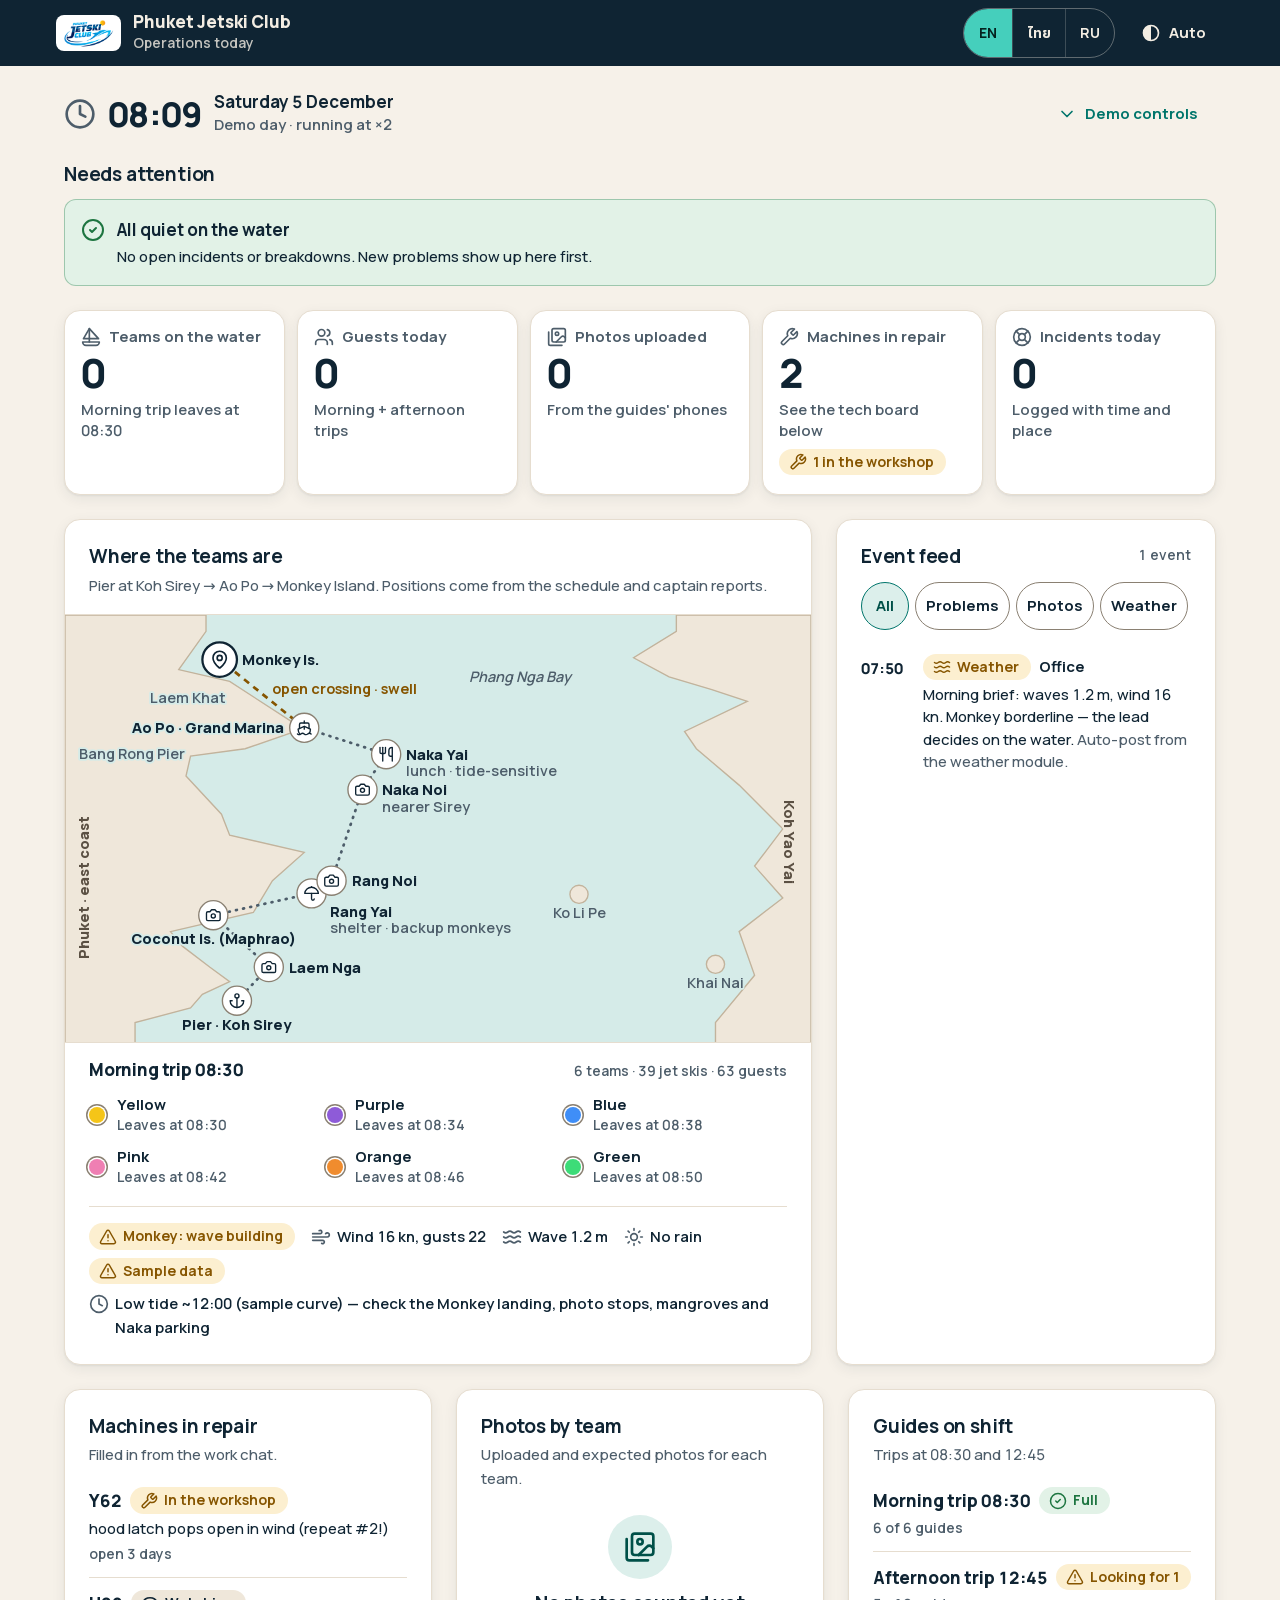
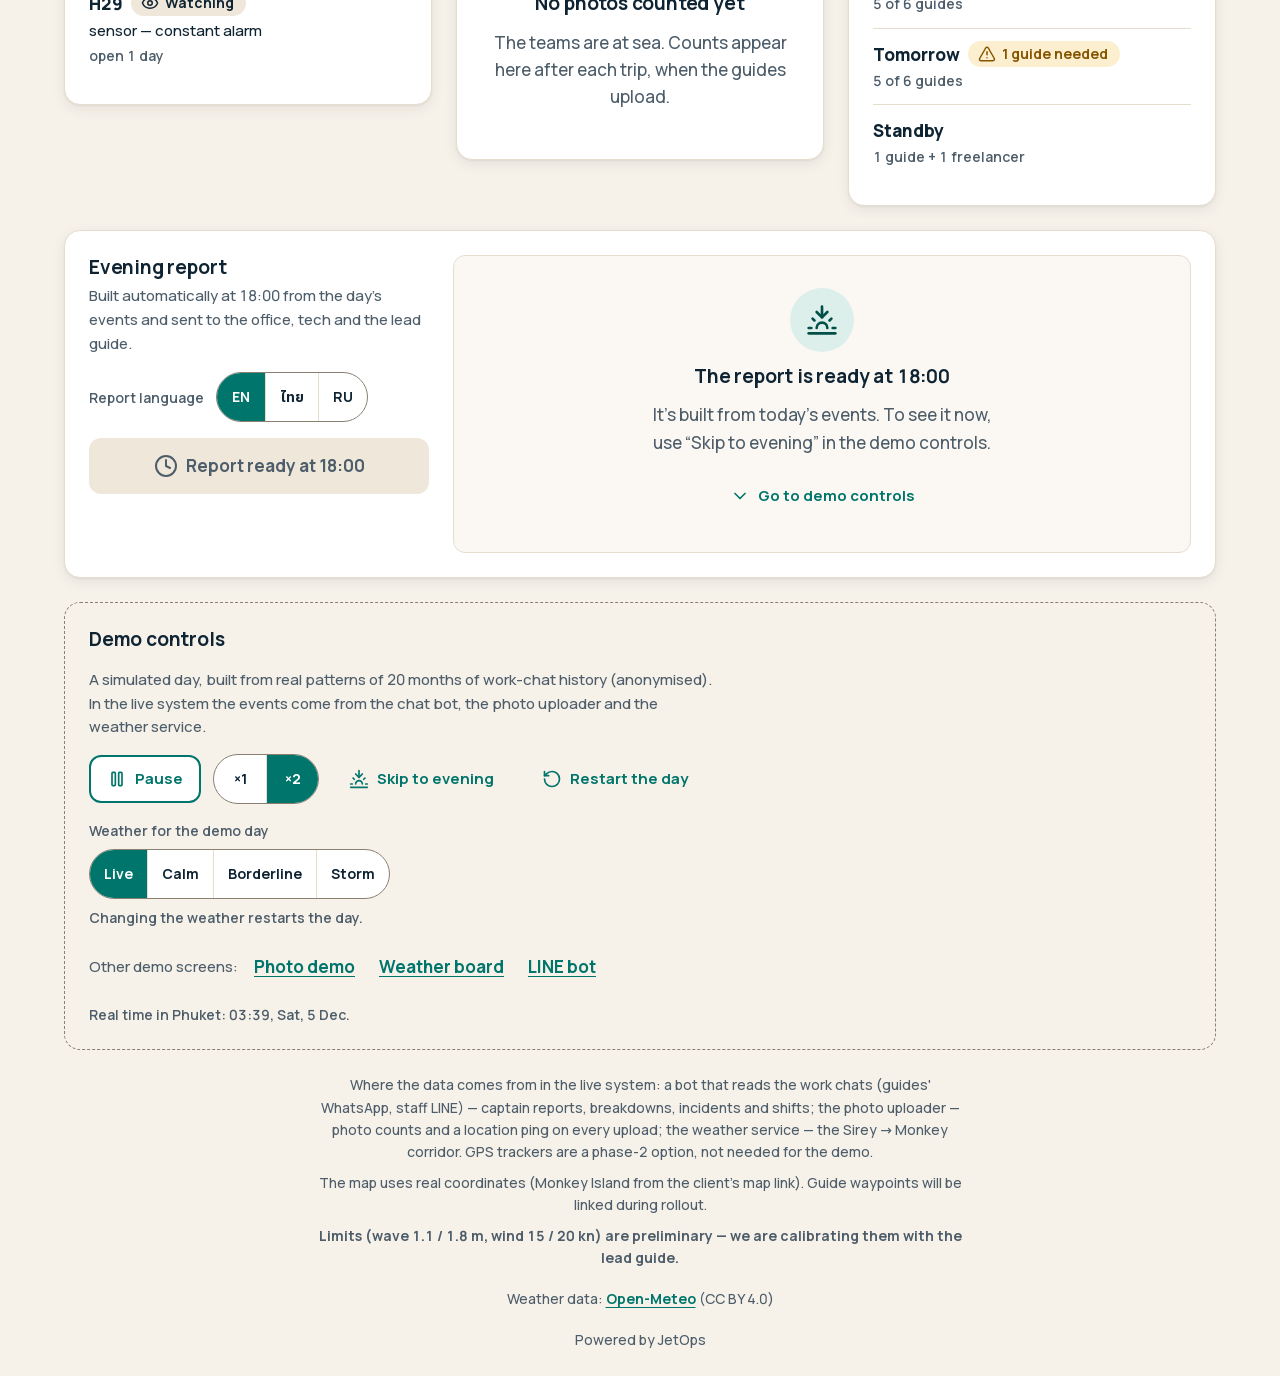
<file: dashboard.html>
<!doctype html>
<html lang="en">
<head>
<meta charset="utf-8">
<meta name="viewport" content="width=device-width, initial-scale=1">
<meta name="theme-color" content="#0F2433" media="(prefers-color-scheme: light)">
<meta name="theme-color" content="#071219" media="(prefers-color-scheme: dark)">
<title>Phuket Jetski Club — Operations today (demo)</title>
<link rel="stylesheet" href="assets/jo/jetops.css">
<script src="assets/jo/theme.js"></script>
<style>
  /* Office dashboard — page layout only. Tokens and components (.appbar .appbar-tools .seg .btn .card .card-h .tile
     .badge .badge-n .note .chip .dot .rows .num .empty .demo .footer-note) come from assets/jo/jetops.css.
     The only raw colours here are DATA colours: the map's sea and land (below, as --map-* tokens with a dark variant) and the team dots (GROUPS in the script). */
  :root {
    --map-sea: #D5EBE8; --map-land: #EFE7DA; --map-coast: #C2B39C; --map-land-ink: #5B5043;
    --map-route: #4D5D6A; --map-edge: #0F2433;
  }
  @media (prefers-color-scheme: dark) {
    :root:not([data-theme="light"]) {
      --map-sea: #0E2A35; --map-land: #1C3644; --map-coast: #33576A; --map-land-ink: #B3AEA4;
      --map-route: #8FA9B8; --map-edge: #F3EDE3;
    }
  }
  :root[data-theme="dark"] {
    --map-sea: #0E2A35; --map-land: #1C3644; --map-coast: #33576A; --map-land-ink: #B3AEA4;
    --map-route: #8FA9B8; --map-edge: #F3EDE3;
  }
  html { scroll-padding-top: var(--s4); }

  .wrap { max-width: var(--w-page); margin: 0 auto; padding: var(--s4) var(--s4) var(--s5); display: grid; grid-template-columns: minmax(0, 1fr); gap: var(--s5); }
  @media (min-width: 1024px) { .wrap { padding: var(--s5); } }
  @media (max-width: 559px) { .card { padding: var(--s4); } }
  .sec-h { font-size: var(--fs-h3); margin-bottom: var(--s3); }
  .card-top { display: flex; flex-wrap: wrap; align-items: flex-start; justify-content: space-between; gap: var(--s3); }

  /* the moment on screen (demo time) */
  .now { display: flex; flex-wrap: wrap; align-items: center; justify-content: space-between; gap: var(--s2) var(--s4); }
  .now-l { display: flex; align-items: center; gap: var(--s3); min-width: 0; }
  .now-l > .ic { color: var(--muted); }
  .now-t { font-size: 34px; line-height: 1; font-weight: 800; letter-spacing: -0.02em; }
  .now-d { display: grid; min-width: 0; }
  .now-d b { line-height: 1.3; }
  .now-d span { font-size: var(--fs-body-s); color: var(--muted); font-weight: 600; }

  /* needs attention */
  .att-list { display: grid; gap: var(--s3); grid-template-columns: repeat(auto-fit, minmax(min(100%, 330px), 1fr)); }
  .att-list .note { align-content: start; }
  .att-list .note p { font-size: var(--fs-body-s); }
  .att-list .note .att-meta { font-size: var(--fs-caption); color: var(--muted); font-weight: 600; margin-top: var(--s1); }
  .att-call { margin-top: var(--s2); }
  .att-act { display: flex; flex-wrap: wrap; gap: var(--s2); margin-top: var(--s3); }
  .att-more { grid-column: 1 / -1; display: flex; flex-wrap: wrap; align-items: center; gap: var(--s1) var(--s3); font-size: var(--fs-body-s); font-weight: 600; color: var(--muted); }
  .att-list .sk { height: 112px; }

  /* key numbers */
  .kpis { display: grid; gap: var(--s3); grid-template-columns: repeat(2, minmax(0, 1fr)); }
  .kpis > :last-child:nth-child(odd) { grid-column: 1 / -1; }
  @media (min-width: 720px) { .kpis { grid-template-columns: repeat(3, minmax(0, 1fr)); } .kpis > :last-child:nth-child(odd) { grid-column: auto; } }
  @media (min-width: 1024px) { .kpis { grid-template-columns: repeat(5, minmax(0, 1fr)); } }
  .tile-k { line-height: 1.3; }
  .tile-sub { color: var(--muted); line-height: 1.4; }

  /* map + feed side by side on a computer */
  .main2 { display: grid; grid-template-columns: minmax(0, 1fr); gap: var(--s5); }
  @media (min-width: 1160px) {
    .main2 { grid-template-columns: minmax(0, 1fr) 380px; }
    .feed-card { contain: size; } /* the feed takes the map card's height and scrolls inside */
    .feed-list { flex: 1 1 auto; min-height: 0; overflow-y: auto; margin-inline: calc(-1 * var(--s5)); padding-inline: var(--s5); }
  }

  /* map */
  .map-card { display: grid; gap: var(--s4); align-content: start; }
  .mapbox { margin-inline: calc(-1 * var(--s5)); background: var(--map-sea); border-block: 1px solid var(--line); }
  @media (max-width: 559px) { .mapbox { margin-inline: calc(-1 * var(--s4)); } }
  #map { display: block; width: 100%; height: auto; cursor: pointer; -webkit-tap-highlight-color: transparent; }
  #map .m-land { fill: var(--map-land); stroke: var(--map-coast); stroke-width: 1.5; }
  #map .m-islet { fill: var(--map-land); stroke: var(--map-coast); stroke-width: 1.5; }
  #map .m-route { fill: none; stroke: var(--map-route); stroke-width: 3; stroke-dasharray: 1 7; stroke-linecap: round; stroke-linejoin: round; }
  #map .m-xing { fill: none; stroke: var(--warn); stroke-width: 3; stroke-dasharray: 7 6; }
  #map .m-stop { fill: var(--surface); stroke: var(--border); stroke-width: 1.5; }
  #map .m-stop-x { stroke: var(--fg); stroke-width: 2.5; }
  #map .m-ic { color: var(--fg); pointer-events: none; }
  #map .m-dot { stroke: var(--map-edge); stroke-width: 2.5; }
  #map text { font-family: var(--font); font-size: var(--mfs, 15px); paint-order: stroke; stroke: var(--map-sea); stroke-width: 4px; stroke-linejoin: round; pointer-events: none; }
  #map .m-lbl { fill: var(--fg); font-weight: 800; }
  #map .m-sub, #map .m-shore { fill: var(--muted); font-weight: 600; }
  #map .m-it { font-style: italic; }
  #map .m-cross { fill: var(--warn); font-weight: 700; }
  #map .m-side { fill: var(--map-land-ink); font-weight: 800; stroke: var(--map-land); }
  #map.compact text { display: none; } /* on a phone labels would be smaller than 14 px: tap the map instead */
  .map-pick { display: flex; align-items: center; gap: var(--s2); font-size: var(--fs-body-s); font-weight: 600; margin-top: calc(-1 * var(--s1)); }
  .map-pick .ic { color: var(--muted); }
  .teams-h { display: flex; flex-wrap: wrap; align-items: baseline; justify-content: space-between; gap: 0 var(--s3); }
  .teams-h h3 { font-size: var(--fs-body); font-weight: 800; }
  .teams-h span { font-size: var(--fs-caption); color: var(--muted); font-weight: 600; }
  .teams { list-style: none; margin: var(--s2) 0 0; padding: 0; display: grid; gap: var(--s1) var(--s4); grid-template-columns: repeat(auto-fill, minmax(min(100%, 210px), 1fr)); }
  .teams li { display: grid; grid-template-columns: auto minmax(0, 1fr); column-gap: var(--s3); align-items: center; padding: var(--s1) 0; }
  .teams .dot { grid-row: span 2; }
  .teams b { font-size: var(--fs-body-s); line-height: 1.35; }
  .teams .tw { font-size: var(--fs-caption); color: var(--muted); font-weight: 600; line-height: 1.4; }
  .teams .sk { height: 40px; }
  .wx { display: flex; flex-wrap: wrap; align-items: center; gap: var(--s2) var(--s4); padding-top: var(--s4); border-top: 1px solid var(--line); font-size: var(--fs-body-s); font-weight: 600; }
  .wx-i { display: inline-flex; align-items: center; gap: 6px; }
  .wx-i .ic { width: 20px; height: 20px; color: var(--muted); }
  .wx-i.live .ic { color: var(--ok); }
  .wx-tide { flex-basis: 100%; align-items: flex-start; }
  .wx-tide .ic { margin-top: 2px; }
  .wx .sk { height: 28px; width: 120px; }

  /* event feed */
  .feed-card { display: flex; flex-direction: column; gap: var(--s3); min-width: 0; }
  #feedF { gap: 6px; }
  .feed-card .chip { padding: 0 10px; min-width: 48px; justify-content: center; }
  .feed-list { list-style: none; margin: 0; padding: 0; }
  .ev { display: grid; grid-template-columns: 50px minmax(0, 1fr); gap: var(--s3); padding: var(--s3) 0; border-top: 1px solid var(--line); }
  .ev:first-child { border-top: 0; }
  .ev-t { font-weight: 800; font-size: var(--fs-body-s); padding-top: 3px; }
  .ev-h { display: flex; flex-wrap: wrap; align-items: center; gap: var(--s1) var(--s2); }
  .ev-who { display: inline-flex; align-items: center; gap: var(--s2); font-weight: 700; font-size: var(--fs-body-s); }
  .ev-who .dot, .r-t .dot { width: 14px; height: 14px; }
  .ev-x { font-size: var(--fs-body-s); line-height: 1.5; margin-top: var(--s1); overflow-wrap: anywhere; }
  .ev.new { animation: ev-in .4s ease; }
  @keyframes ev-in { from { opacity: 0; transform: translateY(-4px); } }
  @media (prefers-reduced-motion: reduce) { .ev.new { animation: none; } }
  .feed-foot { display: flex; justify-content: center; }
  .feed-card .empty { padding: var(--s5) var(--s3); }

  /* tech board, photos, shifts: short lists (no dense tables) */
  .grid3 { display: grid; gap: var(--s5); grid-template-columns: repeat(auto-fit, minmax(min(100%, 300px), 1fr)); align-items: start; }
  .rows { margin-top: var(--s2); }
  .r-t { display: flex; flex-wrap: wrap; align-items: center; gap: var(--s1) var(--s2); }
  .r-t b { font-size: var(--fs-body); font-weight: 800; }
  .r-x { font-size: var(--fs-body-s); }
  .r-m { font-size: var(--fs-caption); color: var(--muted); font-weight: 600; }
  .rows-h { font-size: var(--fs-body-s); font-weight: 800; color: var(--muted); margin-top: var(--s4); }
  .grid3 .empty { padding: var(--s5) var(--s2); }
  .wait-note { font-size: var(--fs-body-s); color: var(--muted); margin-top: var(--s3); }

  /* evening report: the one main action of the page */
  .eod-card { display: grid; gap: var(--s4); grid-template-columns: minmax(0, 1fr); }
  .eod-side { display: grid; gap: var(--s4); align-content: start; }
  @media (min-width: 1024px) { /* the report text on the right, title + language + the copy button on the left */
    .eod-card { grid-template-columns: 340px minmax(0, 1fr); grid-template-areas: "side box" "act box"; grid-template-rows: auto 1fr; column-gap: var(--s5); }
    .eod-side { grid-area: side; } #eodBox { grid-area: box; } .eod-act { grid-area: act; align-content: start; }
    .eod-act .btn { width: 100%; }
  }
  .eod-lang { display: flex; flex-wrap: wrap; align-items: center; gap: var(--s2) var(--s3); }
  .msg { white-space: pre-wrap; overflow-wrap: anywhere; font-size: var(--fs-body-s); line-height: 1.55; }
  .eod-act { display: grid; gap: var(--s3); }
  @media (min-width: 720px) and (max-width: 1023px) { .eod-act .btn { justify-self: start; } }
  .eod-card .empty .btn { margin-top: var(--s1); }

  /* demo-only controls (jetops .demo), a little more air here */
  .demo { gap: var(--s4); }
  .demo p { max-width: 70ch; }
  .demo-row { display: flex; flex-wrap: wrap; align-items: center; gap: var(--s2) var(--s3); }
  #speedSeg button { min-width: 52px; }
  .demo-g { display: grid; gap: var(--s2); justify-items: start; }
  .footer-note { max-width: var(--w-read); margin: 0 auto; padding-top: 0; }
  .footer-note p + p { margin-top: var(--s2); }
  .footer-note a { display: inline-flex; align-items: center; min-height: 44px; font-weight: 700; }
</style>
</head>
<body>
<svg xmlns="http://www.w3.org/2000/svg" style="display:none" aria-hidden="true"><!-- Lucide icons (ISC), copied from assets/jo/icons.svg; pause, play, utensils from Lucide too (not yet in the shared set) --><symbol id="i-anchor" viewBox="0 0 24 24" fill="none" stroke="currentColor" stroke-width="2" stroke-linecap="round" stroke-linejoin="round"><path d="M12 22V8" /><path d="M5 12H2a10 10 0 0 0 20 0h-3" /><circle cx="12" cy="5" r="3" /></symbol><symbol id="i-camera" viewBox="0 0 24 24" fill="none" stroke="currentColor" stroke-width="2" stroke-linecap="round" stroke-linejoin="round"><path d="M14.5 4h-5L7 7H4a2 2 0 0 0-2 2v9a2 2 0 0 0 2 2h16a2 2 0 0 0 2-2V9a2 2 0 0 0-2-2h-3l-2.5-3z" /><circle cx="12" cy="13" r="3" /></symbol><symbol id="i-check" viewBox="0 0 24 24" fill="none" stroke="currentColor" stroke-width="2" stroke-linecap="round" stroke-linejoin="round"><path d="M20 6 9 17l-5-5" /></symbol><symbol id="i-chevron-down" viewBox="0 0 24 24" fill="none" stroke="currentColor" stroke-width="2" stroke-linecap="round" stroke-linejoin="round"><path d="m6 9 6 6 6-6" /></symbol><symbol id="i-circle-alert" viewBox="0 0 24 24" fill="none" stroke="currentColor" stroke-width="2" stroke-linecap="round" stroke-linejoin="round"><circle cx="12" cy="12" r="10" /><line x1="12" x2="12" y1="8" y2="12" /><line x1="12" x2="12.01" y1="16" y2="16" /></symbol><symbol id="i-circle-check" viewBox="0 0 24 24" fill="none" stroke="currentColor" stroke-width="2" stroke-linecap="round" stroke-linejoin="round"><circle cx="12" cy="12" r="10" /><path d="m9 12 2 2 4-4" /></symbol><symbol id="i-circle-x" viewBox="0 0 24 24" fill="none" stroke="currentColor" stroke-width="2" stroke-linecap="round" stroke-linejoin="round"><circle cx="12" cy="12" r="10" /><path d="m15 9-6 6" /><path d="m9 9 6 6" /></symbol><symbol id="i-clock" viewBox="0 0 24 24" fill="none" stroke="currentColor" stroke-width="2" stroke-linecap="round" stroke-linejoin="round"><circle cx="12" cy="12" r="10" /><polyline points="12 6 12 12 16 14" /></symbol><symbol id="i-cloud" viewBox="0 0 24 24" fill="none" stroke="currentColor" stroke-width="2" stroke-linecap="round" stroke-linejoin="round"><path d="M17.5 19H9a7 7 0 1 1 6.71-9h1.79a4.5 4.5 0 1 1 0 9Z" /></symbol><symbol id="i-cloud-rain" viewBox="0 0 24 24" fill="none" stroke="currentColor" stroke-width="2" stroke-linecap="round" stroke-linejoin="round"><path d="M4 14.899A7 7 0 1 1 15.71 8h1.79a4.5 4.5 0 0 1 2.5 8.242" /><path d="M16 14v6" /><path d="M8 14v6" /><path d="M12 16v6" /></symbol><symbol id="i-copy" viewBox="0 0 24 24" fill="none" stroke="currentColor" stroke-width="2" stroke-linecap="round" stroke-linejoin="round"><rect width="14" height="14" x="8" y="8" rx="2" ry="2" /><path d="M4 16c-1.1 0-2-.9-2-2V4c0-1.1.9-2 2-2h10c1.1 0 2 .9 2 2" /></symbol><symbol id="i-eye" viewBox="0 0 24 24" fill="none" stroke="currentColor" stroke-width="2" stroke-linecap="round" stroke-linejoin="round"><path d="M2.062 12.348a1 1 0 0 1 0-.696 10.75 10.75 0 0 1 19.876 0 1 1 0 0 1 0 .696 10.75 10.75 0 0 1-19.876 0" /><circle cx="12" cy="12" r="3" /></symbol><symbol id="i-images" viewBox="0 0 24 24" fill="none" stroke="currentColor" stroke-width="2" stroke-linecap="round" stroke-linejoin="round"><path d="M18 22H4a2 2 0 0 1-2-2V6" /><path d="m22 13-1.296-1.296a2.41 2.41 0 0 0-3.408 0L11 18" /><circle cx="12" cy="8" r="2" /><rect width="16" height="16" x="6" y="2" rx="2" /></symbol><symbol id="i-info" viewBox="0 0 24 24" fill="none" stroke="currentColor" stroke-width="2" stroke-linecap="round" stroke-linejoin="round"><circle cx="12" cy="12" r="10" /><path d="M12 16v-4" /><path d="M12 8h.01" /></symbol><symbol id="i-life-buoy" viewBox="0 0 24 24" fill="none" stroke="currentColor" stroke-width="2" stroke-linecap="round" stroke-linejoin="round"><circle cx="12" cy="12" r="10" /><path d="m4.93 4.93 4.24 4.24" /><path d="m14.83 9.17 4.24-4.24" /><path d="m14.83 14.83 4.24 4.24" /><path d="m9.17 14.83-4.24 4.24" /><circle cx="12" cy="12" r="4" /></symbol><symbol id="i-list-checks" viewBox="0 0 24 24" fill="none" stroke="currentColor" stroke-width="2" stroke-linecap="round" stroke-linejoin="round"><path d="m3 17 2 2 4-4" /><path d="m3 7 2 2 4-4" /><path d="M13 6h8" /><path d="M13 12h8" /><path d="M13 18h8" /></symbol><symbol id="i-map-pin" viewBox="0 0 24 24" fill="none" stroke="currentColor" stroke-width="2" stroke-linecap="round" stroke-linejoin="round"><path d="M20 10c0 4.993-5.539 10.193-7.399 11.799a1 1 0 0 1-1.202 0C9.539 20.193 4 14.993 4 10a8 8 0 0 1 16 0" /><circle cx="12" cy="10" r="3" /></symbol><symbol id="i-message-circle" viewBox="0 0 24 24" fill="none" stroke="currentColor" stroke-width="2" stroke-linecap="round" stroke-linejoin="round"><path d="M7.9 20A9 9 0 1 0 4 16.1L2 22Z" /></symbol><symbol id="i-pause" viewBox="0 0 24 24" fill="none" stroke="currentColor" stroke-width="2" stroke-linecap="round" stroke-linejoin="round"><rect x="14" y="4" width="4" height="16" rx="1" /><rect x="6" y="4" width="4" height="16" rx="1" /></symbol><symbol id="i-phone" viewBox="0 0 24 24" fill="none" stroke="currentColor" stroke-width="2" stroke-linecap="round" stroke-linejoin="round"><path d="M22 16.92v3a2 2 0 0 1-2.18 2 19.79 19.79 0 0 1-8.63-3.07 19.5 19.5 0 0 1-6-6 19.79 19.79 0 0 1-3.07-8.67A2 2 0 0 1 4.11 2h3a2 2 0 0 1 2 1.72 12.84 12.84 0 0 0 .7 2.81 2 2 0 0 1-.45 2.11L8.09 9.91a16 16 0 0 0 6 6l1.27-1.27a2 2 0 0 1 2.11-.45 12.84 12.84 0 0 0 2.81.7A2 2 0 0 1 22 16.92z" /></symbol><symbol id="i-play" viewBox="0 0 24 24" fill="none" stroke="currentColor" stroke-width="2" stroke-linecap="round" stroke-linejoin="round"><polygon points="6 3 20 12 6 21 6 3" /></symbol><symbol id="i-rotate-ccw" viewBox="0 0 24 24" fill="none" stroke="currentColor" stroke-width="2" stroke-linecap="round" stroke-linejoin="round"><path d="M3 12a9 9 0 1 0 9-9 9.75 9.75 0 0 0-6.74 2.74L3 8" /><path d="M3 3v5h5" /></symbol><symbol id="i-sailboat" viewBox="0 0 24 24" fill="none" stroke="currentColor" stroke-width="2" stroke-linecap="round" stroke-linejoin="round"><path d="M22 18H2a4 4 0 0 0 4 4h12a4 4 0 0 0 4-4Z" /><path d="M21 14 10 2 3 14h18Z" /><path d="M10 2v16" /></symbol><symbol id="i-send" viewBox="0 0 24 24" fill="none" stroke="currentColor" stroke-width="2" stroke-linecap="round" stroke-linejoin="round"><path d="M14.536 21.686a.5.5 0 0 0 .937-.024l6.5-19a.496.496 0 0 0-.635-.635l-19 6.5a.5.5 0 0 0-.024.937l7.93 3.18a2 2 0 0 1 1.112 1.11z" /><path d="m21.854 2.147-10.94 10.939" /></symbol><symbol id="i-ship" viewBox="0 0 24 24" fill="none" stroke="currentColor" stroke-width="2" stroke-linecap="round" stroke-linejoin="round"><path d="M2 21c.6.5 1.2 1 2.5 1 2.5 0 2.5-2 5-2 1.3 0 1.9.5 2.5 1 .6.5 1.2 1 2.5 1 2.5 0 2.5-2 5-2 1.3 0 1.9.5 2.5 1" /><path d="M19.38 20A11.6 11.6 0 0 0 21 14l-9-4-9 4c0 2.9.94 5.34 2.81 7.76" /><path d="M19 13V7a2 2 0 0 0-2-2H7a2 2 0 0 0-2 2v6" /><path d="M12 10v4" /><path d="M12 2v3" /></symbol><symbol id="i-sun" viewBox="0 0 24 24" fill="none" stroke="currentColor" stroke-width="2" stroke-linecap="round" stroke-linejoin="round"><circle cx="12" cy="12" r="4" /><path d="M12 2v2" /><path d="M12 20v2" /><path d="m4.93 4.93 1.41 1.41" /><path d="m17.66 17.66 1.41 1.41" /><path d="M2 12h2" /><path d="M20 12h2" /><path d="m6.34 17.66-1.41 1.41" /><path d="m19.07 4.93-1.41 1.41" /></symbol><symbol id="i-sunset" viewBox="0 0 24 24" fill="none" stroke="currentColor" stroke-width="2" stroke-linecap="round" stroke-linejoin="round"><path d="M12 10V2" /><path d="m4.93 10.93 1.41 1.41" /><path d="M2 18h2" /><path d="M20 18h2" /><path d="m19.07 10.93-1.41 1.41" /><path d="M22 22H2" /><path d="m16 6-4 4-4-4" /><path d="M16 18a4 4 0 0 0-8 0" /></symbol><symbol id="i-triangle-alert" viewBox="0 0 24 24" fill="none" stroke="currentColor" stroke-width="2" stroke-linecap="round" stroke-linejoin="round"><path d="m21.73 18-8-14a2 2 0 0 0-3.48 0l-8 14A2 2 0 0 0 4 21h16a2 2 0 0 0 1.73-3" /><path d="M12 9v4" /><path d="M12 17h.01" /></symbol><symbol id="i-umbrella" viewBox="0 0 24 24" fill="none" stroke="currentColor" stroke-width="2" stroke-linecap="round" stroke-linejoin="round"><path d="M22 12a10.06 10.06 1 0 0-20 0Z" /><path d="M12 12v8a2 2 0 0 0 4 0" /><path d="M12 2v1" /></symbol><symbol id="i-users" viewBox="0 0 24 24" fill="none" stroke="currentColor" stroke-width="2" stroke-linecap="round" stroke-linejoin="round"><path d="M16 21v-2a4 4 0 0 0-4-4H6a4 4 0 0 0-4 4v2" /><circle cx="9" cy="7" r="4" /><path d="M22 21v-2a4 4 0 0 0-3-3.87" /><path d="M16 3.13a4 4 0 0 1 0 7.75" /></symbol><symbol id="i-utensils" viewBox="0 0 24 24" fill="none" stroke="currentColor" stroke-width="2" stroke-linecap="round" stroke-linejoin="round"><path d="M3 2v7c0 1.1.9 2 2 2h4a2 2 0 0 0 2-2V2" /><path d="M7 2v20" /><path d="M21 15V2a5 5 0 0 0-5 5v6c0 1.1.9 2 2 2h3Zm0 0v7" /></symbol><symbol id="i-waves" viewBox="0 0 24 24" fill="none" stroke="currentColor" stroke-width="2" stroke-linecap="round" stroke-linejoin="round"><path d="M2 6c.6.5 1.2 1 2.5 1C7 7 7 5 9.5 5c2.6 0 2.4 2 5 2 2.5 0 2.5-2 5-2 1.3 0 1.9.5 2.5 1" /><path d="M2 12c.6.5 1.2 1 2.5 1 2.5 0 2.5-2 5-2 2.6 0 2.4 2 5 2 2.5 0 2.5-2 5-2 1.3 0 1.9.5 2.5 1" /><path d="M2 18c.6.5 1.2 1 2.5 1 2.5 0 2.5-2 5-2 2.6 0 2.4 2 5 2 2.5 0 2.5-2 5-2 1.3 0 1.9.5 2.5 1" /></symbol><symbol id="i-wifi" viewBox="0 0 24 24" fill="none" stroke="currentColor" stroke-width="2" stroke-linecap="round" stroke-linejoin="round"><path d="M12 20h.01" /><path d="M2 8.82a15 15 0 0 1 20 0" /><path d="M5 12.859a10 10 0 0 1 14 0" /><path d="M8.5 16.429a5 5 0 0 1 7 0" /></symbol><symbol id="i-wind" viewBox="0 0 24 24" fill="none" stroke="currentColor" stroke-width="2" stroke-linecap="round" stroke-linejoin="round"><path d="M12.8 19.6A2 2 0 1 0 14 16H2" /><path d="M17.5 8a2.5 2.5 0 1 1 2 4H2" /><path d="M9.8 4.4A2 2 0 1 1 11 8H2" /></symbol><symbol id="i-wrench" viewBox="0 0 24 24" fill="none" stroke="currentColor" stroke-width="2" stroke-linecap="round" stroke-linejoin="round"><path d="M14.7 6.3a1 1 0 0 0 0 1.4l1.6 1.6a1 1 0 0 0 1.4 0l3.77-3.77a6 6 0 0 1-7.94 7.94l-6.91 6.91a2.12 2.12 0 0 1-3-3l6.91-6.91a6 6 0 0 1 7.94-7.94l-3.76 3.76z" /></symbol></svg>

<header class="appbar">
  <div class="appbar-in">
    <img class="op-logo" src="assets/logo.png" alt="" width="63" height="36">
    <div class="op-text"><div class="op-name">Phuket Jetski Club</div><div class="op-sub" data-i18n="opSub">Operations today</div></div>
    <div class="spacer"></div>
    <div class="appbar-tools">
      <div class="seg" id="langsw" role="group" aria-label="Language" data-i18n-aria="langLabel"><button type="button" data-lang="en" lang="en">EN</button><button type="button" data-lang="th" lang="th">ไทย</button><button type="button" data-lang="ru" lang="ru">RU</button></div>
      <button type="button" class="btn btn-quiet btn-s" data-jo-theme-toggle data-label-auto="Auto" data-label-light="Light" data-label-dark="Dark" data-label-title="Theme"></button>
    </div>
  </div>
</header>

<main class="wrap" id="app">
  <h1 class="sr-only" data-i18n="opSub">Operations today</h1>

  <div class="now">
    <div class="now-l">
      <svg class="ic ic-l" aria-hidden="true"><use href="#i-clock"/></svg>
      <span class="now-t" id="simClock">07:45</span>
      <div class="now-d"><b id="todayD"></b><span id="simState"></span></div>
    </div>
    <a class="btn btn-quiet btn-s" href="#demo"><svg class="ic ic-s" aria-hidden="true"><use href="#i-chevron-down"/></svg><span data-i18n="toDemo">Demo controls</span></a>
  </div>

  <section aria-labelledby="attH">
    <h2 class="sec-h" id="attH" data-i18n="att.h">Needs attention</h2>
    <div class="att-list" id="attList" aria-live="polite"></div>
  </section>

  <section aria-labelledby="kpiH">
    <h2 class="sr-only" id="kpiH" data-i18n="kpi.h">Today in numbers</h2>
    <div class="kpis">
      <div class="card tile"><div class="tile-k"><svg class="ic ic-s" aria-hidden="true"><use href="#i-sailboat"/></svg><span data-i18n="kpi.groups">Teams on the water</span></div>
        <span class="num" id="kGroups">0</span><div class="tile-sub" id="kGroupsS"></div></div>
      <div class="card tile"><div class="tile-k"><svg class="ic ic-s" aria-hidden="true"><use href="#i-users"/></svg><span data-i18n="kpi.clients">Guests today</span></div>
        <span class="num" id="kClients">0</span><div class="tile-sub" data-i18n="kpi.clients.s">Morning + afternoon trips</div></div>
      <div class="card tile"><div class="tile-k"><svg class="ic ic-s" aria-hidden="true"><use href="#i-images"/></svg><span data-i18n="kpi.photos">Photos uploaded</span></div>
        <span class="num" id="kPhotos">0</span><div class="tile-sub" data-i18n="kpi.photos.s">From the guides' phones</div><div id="kPhotosB"></div></div>
      <div class="card tile"><div class="tile-k"><svg class="ic ic-s" aria-hidden="true"><use href="#i-wrench"/></svg><span data-i18n="kpi.defects">Machines in repair</span></div>
        <span class="num" id="kIssues">2</span><div class="tile-sub" data-i18n="kpi.defects.s">See the tech board below</div><div id="kIssuesB"></div></div>
      <div class="card tile"><div class="tile-k"><svg class="ic ic-s" aria-hidden="true"><use href="#i-life-buoy"/></svg><span data-i18n="kpi.inc">Incidents today</span></div>
        <span class="num" id="kInc">0</span><div class="tile-sub" data-i18n="kpi.inc.s">Logged with time and place</div><div id="kIncB"></div></div>
    </div>
  </section>

  <div class="main2">
    <section class="card map-card" aria-labelledby="mapH">
      <div class="card-h"><h2 class="h3" id="mapH" data-i18n="map.h">Where the teams are</h2><p data-i18n="map.sub"></p></div>
      <div class="mapbox"><svg id="map" viewBox="0 0 820 470" role="img" aria-label="Route map"></svg></div>
      <p class="map-pick" id="mapPick" aria-live="polite" hidden></p>
      <div>
        <div class="teams-h"><h3 id="teamsH"></h3><span id="teamsSum"></span></div>
        <ul class="teams" id="teamList"></ul>
      </div>
      <div class="wx" id="wstrip"></div>
    </section>

    <section class="card feed-card" id="feedCard" aria-labelledby="feedH">
      <div class="card-top"><h2 class="h3" id="feedH" data-i18n="panel.feed" tabindex="-1">Event feed</h2><span class="caption muted" id="feedCount"></span></div>
      <div class="chips" id="feedF" role="group" aria-label="Show events" data-i18n-aria="f.label">
        <button type="button" class="chip" data-f="all" data-i18n="f.all">All</button><button type="button" class="chip" data-f="prob" data-i18n="f.prob">Problems</button><button type="button" class="chip" data-f="photo" data-i18n="f.photo">Photos</button><button type="button" class="chip" data-f="wx" data-i18n="f.wx">Weather</button>
      </div>
      <ul class="feed-list" id="feedwrap"></ul>
      <div class="feed-foot" id="feedFoot"></div>
    </section>
  </div>

  <div class="grid3">
    <section class="card" aria-labelledby="techH">
      <div class="card-h"><h2 class="h3" id="techH" data-i18n="panel.tech">Machines in repair</h2><p data-i18n="panel.tech.r"></p></div>
      <ul class="rows" id="techList"></ul>
    </section>
    <section class="card" aria-labelledby="photoH">
      <div class="card-h"><h2 class="h3" id="photoH" data-i18n="panel.photo">Photos by team</h2><p data-i18n="panel.photo.r"></p></div>
      <div id="photoBody"></div>
    </section>
    <section class="card" aria-labelledby="shiftH">
      <div class="card-h"><h2 class="h3" id="shiftH" data-i18n="panel.shifts">Guides on shift</h2><p id="shiftTimes"></p></div>
      <ul class="rows" id="shiftList"></ul>
    </section>
  </div>

  <section class="card eod-card" aria-labelledby="eodH">
    <div class="eod-side">
      <div class="card-h"><h2 class="h3" id="eodH" data-i18n="panel.eod">Evening report</h2><p data-i18n="eod.sub"></p></div>
      <div class="eod-lang"><span class="caption muted" id="eodLangL" data-i18n="eod.langTitle">Report language</span>
        <div class="seg" id="eodLang" role="group" aria-labelledby="eodLangL"><button type="button" data-l="en" lang="en">EN</button><button type="button" data-l="th" lang="th">ไทย</button><button type="button" data-l="ru" lang="ru">RU</button></div></div>
    </div>
    <div id="eodBox"></div>
    <div class="eod-act">
      <button type="button" class="btn btn-primary" id="eodCopy"></button>
      <div class="note note-ok" id="eodNote" role="status" hidden></div>
    </div>
  </section>

  <section class="demo" id="demo" aria-labelledby="demoH">
    <h2 class="h3" id="demoH" data-i18n="demo.h">Demo controls</h2>
    <p class="body-s muted" data-i18n="demo.p"></p>
    <div class="demo-row">
      <button type="button" class="btn btn-secondary btn-s" id="btnPlay"></button>
      <div class="seg" id="speedSeg" role="group" aria-label="Speed" data-i18n-aria="demo.speed"><button type="button" id="btnX1" data-x="1">×1</button><button type="button" id="btnX2" data-x="2">×2</button></div>
      <button type="button" class="btn btn-quiet btn-s" id="btnEOD"><svg class="ic ic-s" aria-hidden="true"><use href="#i-sunset"/></svg><span data-i18n="btn.skip">Skip to evening</span></button>
      <button type="button" class="btn btn-quiet btn-s" id="btnReset"><svg class="ic ic-s" aria-hidden="true"><use href="#i-rotate-ccw"/></svg><span data-i18n="btn.reset">Restart the day</span></button>
    </div>
    <div class="demo-g">
      <span class="caption muted" id="scenL" data-i18n="sim.scenario">Weather for the demo day</span>
      <div class="seg" id="scenSeg" role="group" aria-labelledby="scenL"><button type="button" class="scenbtn" data-scen="live" data-i18n="scen.live">Live</button><button type="button" class="scenbtn" data-scen="ok" data-i18n="scen.ok">Calm</button><button type="button" class="scenbtn" data-scen="warn" data-i18n="scen.warn">Borderline</button><button type="button" class="scenbtn" data-scen="bad" data-i18n="scen.bad">Storm</button></div>
      <p class="caption muted" data-i18n="sim.note"></p>
    </div>
    <nav class="demo-links" aria-label="Other demo screens" data-i18n-aria="otherScreens"><span class="body-s muted" data-i18n="otherScreens">Other demo screens:</span><a href="index.html" data-i18n="nav.photo">Photo demo</a><a href="weather.html" id="navWx" data-i18n="nav.weather">Weather board</a><a href="bot.html" data-i18n="nav.bot">LINE bot</a></nav>
    <p class="caption muted" id="rtLine"></p>
  </section>
</main>
<footer class="footer-note" id="foot"></footer>

<script>
(function(){
"use strict";
/* ================= CONFIG =================
   API_BASE / MARINE_BASE — Open-Meteo's FREE endpoints by default, which are licensed for
   NON-COMMERCIAL use only. For a paying client point both at a small proxy in front of the
   Open-Meteo customer API (the proxy adds the API key server-side — never put a key in this
   page). See demo/README.md.
   THRESH — the same PRELIMINARY go / caution / no-go limits as weather.html
   (wave = significant wave height, m; wind = sustained wind at 10 m, kn): placeholders until
   calibrated with the lead guide during the season. Keep both pages in sync.
   SESSIONS — session start times (changed 12.10.2026 from 08:20 / 12:30). Shown in the UI and used as the
   simulated departure of each trip (a simplification — real pier departures are ~09:30 / ~14:05).

   URL parameters (all optional):
     ?wx=ok|warn|bad   demo weather (wave/wind/rain only — the low-tide time stays live when available)
     ?t=HH:MM          jump the simulated day to that time (07:45–18:30) and pause there — e.g. ?wx=warn&t=10:45
                       is a busy moment with an open incident (for screenshots); press Play to continue
     ?speed=1|2        simulation speed
     ?lang=en|th|ru    interface language (also saved as the shared demo language "jetops_lang")
   When the day has started (and jumped, if ?t is set) <body> gets data-ready="1". */
const CONFIG={
  API_BASE:"https://api.open-meteo.com/v1/forecast",
  MARINE_BASE:"https://marine-api.open-meteo.com/v1/marine",
  THRESH:{ wave:{warn:1.1, bad:1.8}, wind:{warn:15, bad:20} },
  SESSIONS:{ m:"08:30", a:"12:45" }
};
const TZ="Asia/Bangkok";
const PARAMS=new URLSearchParams(location.search);
/* Real geography (WGS84), verified against OpenStreetMap (2026-07-14, coastlines +
   Ko Li Pe refined 2026-07-27):
   Ko Sireh 7.883/98.428 · Ko Maphrao/Coconut 7.941/98.422 (hugs Phuket's east coast) ·
   Rang Yai 7.956/98.447 · Rang Noi 7.965/98.452 · Naka Noi 8.027/98.460 (SOUTH, nearer Sirey) ·
   Naka Yai 8.051/98.466 (NORTH, faces Phang Nga Bay) · Ao Po Grand Marina 8.069/98.445 ·
   Monkey Island 8.1158/98.4234 (client's map link). Koh Yao Yai is the big island to the east
   (its western shoreline, and Phuket's east shoreline, are traced from OSM coastline data —
   see buildMap() below). Ko Li Pe 7.9554/98.5151 sits in the channel east of Rang Yai, halfway
   to Yao Yai — the client's local name (confirmed by the client + independent press coverage
   of its swiftlet bird's-nest concession); OSM tags this island "เกาะรังนก"/Ko Rang Nok
   (a generic descriptive tag — "rang nok" literally means "bird's nest" in Thai). This is a
   DIFFERENT island from the well-known tourist "Ko Lipe" in Satun, ~400km south.
   The same projection renders live GPS points (Traccar) in production without rework. */
const GEO={latMin:7.868,latMax:8.135,lonMin:98.398,lonMax:98.565}; // map window
function prj(lat,lon){ // equirect → viewBox 820×470
  const x=60+(lon-GEO.lonMin)/(GEO.lonMax-GEO.lonMin)*720;
  const y=18+(GEO.latMax-lat)/(GEO.latMax-GEO.latMin)*430;
  return {x:Math.round(x),y:Math.round(y)};
}
// Route S→N up the channel, then the open crossing from Ao Po to Monkey.
// nk/sk = I18N keys for translated labels; proper names (Rang Yai, Naka…) stay as the team writes them.
// icon = Lucide symbol id; lb = where the label sits (presentation only — the coordinates are the real ones);
// wk = I18N key of the short name used in "near …" (the team list).
const STOPS=[
  {lat:7.883,lon:98.428,name:"Pier · Koh Sirey",nk:"stop.pier",wk:"w.pier",icon:"anchor",lb:"below"},
  {lat:7.906,lon:98.436,name:"Laem Nga",icon:"camera",lb:"right"},
  {lat:7.941,lon:98.422,name:"Coconut Is. (Maphrao)",nk:"stop.coconut",wk:"w.coconut",icon:"camera",lb:"below"},
  {lat:7.956,lon:98.447,name:"Rang Yai",icon:"umbrella",sk:"sub.rangyai",lb:"rightlow"},
  {lat:7.965,lon:98.452,name:"Rang Noi",icon:"camera",lb:"right"},
  {lat:8.027,lon:98.460,name:"Naka Noi",icon:"camera",sk:"sub.nakanoi",lb:"right"},
  {lat:8.051,lon:98.466,name:"Naka Yai",icon:"utensils",sk:"sub.nakayai",lb:"right"},
  {lat:8.069,lon:98.445,name:"Ao Po · Grand Marina",wk:"w.aopo",icon:"ship",lb:"left"},
  {lat:8.1158,lon:98.4234,name:"Monkey Is.",nk:"stop.monkey",wk:"w.monkey",icon:"map-pin",lb:"right"}
].map(s=>Object.assign(s,prj(s.lat,s.lon)));
// t by cumulative distance along the route
(function(){let d=0;const ds=[0];
  for(let i=1;i<STOPS.length;i++){d+=Math.hypot(STOPS[i].x-STOPS[i-1].x,STOPS[i].y-STOPS[i-1].y);ds.push(d);}
  STOPS.forEach((s,i)=>s.t=+(ds[i]/d).toFixed(4));})();
const AOPOR_IDX=7, T_AOPOR=STOPS[AOPOR_IDX].t, MONKEY_CAP=Math.min(T_AOPOR+0.03,0.99);
// small islands and shore names (verified: Bang Rong Pier 8.050/98.416; Laem Khat cape 8.101/98.427 —
// re-verified 2026-07-27, two independent sources agree; it sits NORTH of Bang Rong, near Ao Po;
// Khai Nai 7.908/98.550; Ko Li Pe 7.9554/98.5151 — see the header note)
const ISLETS=[[7.908,98.550,"Khai Nai"],[7.9554,98.5151,"Ko Li Pe"]];
const SHORE=[[8.050,98.416,"Bang Rong Pier",0,3],[8.101,98.427,"Laem Khat",-2,24]]; // [lat, lon, name, dx, dy of the label]
const GROUPS=[ // team names → I18N "team.<id>"; hex = the team's wristband colour (data, not decoration)
  {id:"Y",hex:"#f5c518"},
  {id:"P",hex:"#8e5bd8"},
  {id:"B",hex:"#3f8ef7"},
  {id:"K",hex:"#ef7fb3"},
  {id:"O",hex:"#f08c2e"},
  {id:"G",hex:"#3ddc78"}
];
const GHEX={}; GROUPS.forEach(g=>GHEX[g.id]=g.hex);
const hm=s=>{const p=String(s).split(":");return (+p[0])*60+(+p[1]);};
const TRIP_MIN=235, START_M=hm(CONFIG.SESSIONS.m), START_A=hm(CONFIG.SESSIONS.a), STAGGER=4;
const END_M=START_M+TRIP_MIN+STAGGER*5, END_A=START_A+TRIP_MIN+STAGGER*5; // last team back (6 teams per trip in the demo)
const DAY_START=7*60+45, DAY_END=18*60+30;
const $=s=>document.querySelector(s);

/* ================= I18N =================
   EN complete (default). TH = machine-drafted, needs proofreading by a native speaker
   (see 14_localization_tasks.md); the Thai draft marker is in the subtitle and the footer.
   RU = Russian guides. Keep all Thai/Cyrillic inside I18N.
   Values may be functions → runtime text (feed, lists, the evening report) is built per language.
   The interface uses Lucide icons only; the evening report is a chat message, so it keeps its emoji. */
const MU=s=>'<span style="color:var(--muted)">'+s+'</span>';
const ruN=(n,one,few,many)=>{const a=n%10,b=n%100;return a===1&&b!==11?one:(a>=2&&a<=4&&(b<12||b>14))?few:many;};
const RULE="────────────────────"; // short enough not to wrap in the report box on a 375 px phone
const I18N={
  en:{
    docTitle:"Phuket Jetski Club — Operations today (demo)",
    opSub:"Operations today", langLabel:"Language",
    themeAuto:"Auto", themeLight:"Light", themeDark:"Dark", themeTitle:"Theme",
    toDemo:"Demo controls",
    "clock.run":x=>`Demo day · running at ×${x}`, "clock.pause":"Demo day · paused", "clock.end":"Demo day · finished", "clock.load":"Loading the weather…",
    "att.h":"Needs attention",
    "att.quiet":"All quiet on the water", "att.quietB":"No open incidents or breakdowns. New problems show up here first.",
    "att.done":n=>`${n} handled today.`,
    "att.more":n=>`${n} more ${n===1?"problem":"problems"} in the event feed.`, "att.showAll":"Show all problems",
    "act.call":"Call the lead guide", "act.done":"Mark handled", "act.wx":"Open the weather board",
    "call.demo":tm=>`Calls aren't connected in the demo. In the live system this rings the lead guide of the ${tm} team.`,
    handled:"Handled",
    "p.storm.t":"Weather · storm, no crossing to Monkey", "p.storm.b":"All teams take the Inside Program (sheltered route). Trips go ahead — don't cancel.",
    "p.h100.t":"Repair · H100 won't go over 65 km/h", "p.h100.b":"The captain reported it from the water. Added to the tech board from the chat message.",
    "p.inc1.t":tm=>`Incident · ${tm} · Rang Yai`, "p.inc1.b":"A client fell on a wave — bruise, treated on site, no speedboat needed. Logged in case of a refund dispute.",
    "p.short.t":"Staff · afternoon trip is 1 guide short", "p.short.b":"A guide is ill. Standby has been asked to come in.",
    "p.mdone.t":"Photos · missing from 2 teams", "p.mdone.b":(g,o)=>`${g}: Monkey stop. ${o}: Rang Noi stop. The guides got an automatic reminder.`,
    "p.k18.t":"Repair · K18 to the workshop", "p.k18.b":"Heavy steering after a collision. Swapped for the backup jet ski.",
    "p.compl.t":"Complaint · rain on the afternoon trip", "p.compl.b":"“Why wasn't it cancelled because of the rain?” The guide sent the briefing text and offered a morning reschedule.",
    "p.evac.t":(tm,pl)=>`Incident · ${tm} · ${pl}`, "p.evac.b":"Seasickness. A speedboat was called and took the client back — OK.",
    "kpi.h":"Today in numbers",
    "kpi.groups":"Teams on the water","kpi.clients":"Guests today","kpi.clients.s":"Morning + afternoon trips",
    "kpi.photos":"Photos uploaded","kpi.photos.s":"From the guides' phones",
    "kpi.defects":"Machines in repair","kpi.defects.s":"See the tech board below","kpi.inc":"Incidents today","kpi.inc.s":"Logged with time and place",
    "kpi.groups.wait":s=>`Morning trip leaves at ${s}`,"kpi.groups.split":(m,a)=>`${m} morning · ${a} afternoon`,"kpi.groups.port":"All teams in port",
    "b.shop":n=>`${n} in the workshop`,"b.incOpen":n=>`${n} open`,"b.incDone":"All handled","b.photoMiss":n=>`Missing from ${n} teams`,
    "map.h":"Where the teams are","map.sub":"Pier at Koh Sirey → Ao Po → Monkey Island. Positions come from the schedule and captain reports.",
    "map.aria":"Route map: from the pier at Koh Sirey up the channel to Ao Po, then the open crossing to Monkey Island",
    "map.phuket":"Phuket · east coast","map.yao":"Koh Yao Yai","map.png":"Phang Nga Bay","map.cross":"open crossing · swell",
    "map.tap":"Tap a place or a team on the map to see its name.",
    "stop.pier":"Pier · Koh Sirey","stop.coconut":"Coconut Is. (Maphrao)","stop.monkey":"Monkey Is.",
    "sub.rangyai":"shelter · backup monkeys","sub.nakanoi":"nearer Sirey","sub.nakayai":"lunch · tide-sensitive",
    "w.pier":"the pier","w.coconut":"Coconut Island","w.aopo":"Ao Po","w.monkey":"Monkey Island",
    "where.wait":s=>`Leaves at ${s}`,"where.out":n=>`Heading out · near ${n}`,"where.back":n=>`Heading back · near ${n}`,
    "where.turn":"At Ao Po — no Monkey today","where.monkey":"At Monkey Island","where.port":"Back in port",
    "teams.h.m":s=>`Morning trip ${s}`,"teams.h.a":s=>`Afternoon trip ${s}`,
    "teams.sum":(n,sk,cl)=>`${n} teams · ${sk} jet skis · ${cl} guests`,
    "dot.title":(tm,skis,cl,skip)=>`${tm} · ${skis} jet skis · ${cl} guests${skip?" · no Monkey":""}`,
    "pick.team":(tm,w)=>`${tm}: ${w}`,
    "wx.ok":"Monkey: good to go","wx.warn":"Monkey: wave building","wx.bad":"No crossing to Monkey",
    "wx.wind":(k,g)=>`Wind ${k} kn, gusts ${g}`,"wx.wave":w=>`Wave ${w} m`,
    "wx.rain":"Rain","wx.norain":"No rain","wx.live":"Live · Open-Meteo","wx.scen":s=>`Demo day: ${s}`,"wx.sample":"Sample data",
    "wx.low":lt=>`Low tide ${lt} — check the Monkey landing, photo stops, mangroves and Naka parking`,"tide.demo":"~12:00 (sample curve)","u.kn":"kn","u.m":"m",
    "panel.feed":"Event feed","feed.count":n=>`${n} ${n===1?"event":"events"}`,
    "f.label":"Show events","f.all":"All","f.prob":"Problems","f.photo":"Photos","f.wx":"Weather",
    "feed.emptyT":"The day hasn't started yet","feed.empty":s=>`The first event is the weather brief at 07:50. The morning trip leaves at ${s}.`,
    "feed.none":"Nothing of this kind yet today.","feed.showAll":"Show all events","feed.more":n=>`Show all ${n} events`,"feed.less":"Show fewer",
    "ty.weather":"Weather","ty.trip":"Trip","ty.photo":"Photos","ty.breakdown":"Repair","ty.incident":"Incident","ty.client":"Complaint","ty.shift":"Staff","ty.report":"Report",
    "who.office":"Office","who.tide":"Tide table","who.teams":n=>`${n} teams`,"who.m":"Morning trip","who.a":"Afternoon trip","teamN":tm=>`${tm} team`,
    "team.Y":"Yellow","team.P":"Purple","team.B":"Blue","team.K":"Pink","team.O":"Orange","team.G":"Green",
    "ev.brief":(w,p)=>`Morning brief: ${w}. ${p} ${MU("Auto-post from the weather module.")}`,
    "ev.brief.bad":"high waves and wind","ev.brief.wx":(w,k)=>`waves ${w} m, wind ${k} kn`,
    "ev.plan.bad":"<b>Inside Program</b>, Monkey cancelled.","ev.plan.warn":"Monkey borderline — the lead decides on the water.","ev.plan.ok":"Full 9-island route.",
    "ev.depM":(skis,cl)=>`<b>Morning trip left the pier:</b> 6 teams, ${skis} jet skis, ${cl} guests.`,
    "ev.photoY":`38 photos uploaded at Coconut Island. ${MU("Location saved.")}`,
    "ev.h100":"“Won't go over 65” — reported by the captain. Added to the tech board from the chat message.",
    "ev.swell":`Waves building past Grand Marina, side swell. ${MU("Report from the chat.")}`,
    "ev.noMonkey":aft=>aft?"<b>No Monkey</b> on the afternoon trip — turned at Grand Marina.":"<b>No Monkey</b> — big waves, turned at Grand Marina.",
    "ev.monkeyOk":aft=>`<b>Monkey Island reached</b>${aft?" on the afternoon trip":""}.`,
    "ev.inc1":`<b>A client fell on a wave</b> near Rang Yai — bruise, treated on site, no speedboat needed. ${MU("Logged in case of a refund dispute.")}`,
    "ev.low":lt=>`<b>Low tide ${lt}:</b> little parking at Naka (snorkelling from the jet skis); afternoon trip — watch the Monkey landing and the mangrove entry. ${MU("From the tide table.")}`,
    "ev.short":"<b>1 guide short</b> on the afternoon shift (illness) — standby asked to come in.",
    "ev.sbok":"<b>Standby confirmed</b> — the afternoon trip is fully staffed, 6 of 6.",
    "ev.mdone":(g,o)=>`<b>Morning trip finished.</b> Photos complete for 4 of 6 teams; ${g}: Monkey missing, ${o}: Rang Noi missing. The guides got an automatic reminder. ${MU("The admin used to chase this by hand.")}`,
    "ev.depA":cl=>`<b>Afternoon trip left the pier:</b> 6 teams, ${cl} guests.`,
    "ev.k18":"<b>Heavy steering after a collision</b> — sent to the workshop, swapped for the backup jet ski.",
    "ev.complaint":`“Why wasn't it cancelled because of the rain?” — the guide sent the briefing text and offered a morning reschedule. ${MU("Template from the weather module.")}`,
    "ev.evac":pl=>`<b>Seasickness:</b> speedboat called to ${pl}, the client was taken back — OK.`,
    "ev.photoA":`+176 photos from Coconut, Rang Yai and Rang Noi. ${MU("Locations saved.")}`,
    "ev.adone":"<b>Afternoon trip finished.</b> Photos complete for 6 of 6 teams — the reminders worked.",
    "ev.eod":"<b>Evening report ready</b> and sent to the office, tech and the lead guide (below).",
    "panel.tech":"Machines in repair","panel.tech.r":"Filled in from the work chat.",
    "tech.open":d=>d?`open ${d} ${d===1?"day":"days"}`:"opened today",
    "st.shop":"In the workshop","st.open":"Being fixed","st.watch":"Watching","st.done":"Fixed",
    "issue.Y62":"hood latch pops open in wind (repeat #2!)","issue.H29":"sensor — constant alarm",
    "issue.H100":"won't go over 65 km/h — flagged by captain","issue.K18":"heavy steering after K18–K24 contact — inspection needed",
    "eod.shop":"workshop","eod.open":"open",
    "panel.photo":"Photos by team","panel.photo.r":"Uploaded and expected photos for each team.",
    "photo.of":(u,e)=>`${u} of ${e} photos`,"photo.missing":l=>`Missing: ${l}`,"photo.ok":"Complete",
    "photo.waitT":"No photos counted yet","photo.wait":"The teams are at sea. Counts appear here after each trip, when the guides upload.",
    "photo.waitA":"The afternoon teams are at sea — their counts come after the trip.",
    "panel.shifts":"Guides on shift","panel.shifts.r":(m,a)=>`Trips at ${m} and ${a}`,
    "shift.m":s=>`Morning trip ${s}`,"shift.a":s=>`Afternoon trip ${s}`,"shift.tom":"Tomorrow","shift.sb":"Standby","shift.sbv":"1 guide + 1 freelancer",
    "sv.of":(a,b)=>`${a} of ${b} guides`,"sw.full":"Full","sw.short":"Looking for 1","sw.tomShort":"1 guide needed","sw.conf":"Full · standby came in",
    "panel.eod":"Evening report","eod.sub":"Built automatically at 18:00 from the day's events and sent to the office, tech and the lead guide.",
    "eod.langTitle":"Report language",
    "eod.waitT":"The report is ready at 18:00","eod.wait":"It's built from today's events. To see it now, use “Skip to evening” in the demo controls.","eod.toDemo":"Go to demo controls",
    "btn.copy":"Copy evening report","btn.copyWait":"Report ready at 18:00",
    "copy.ok":"Copied. Paste it into the office chat.","copy.fail":"Couldn't copy. Select the text above and copy it by hand.",
    "demo.h":"Demo controls","demo.p":"A simulated day, built from real patterns of 20 months of work-chat history (anonymised). In the live system the events come from the chat bot, the photo uploader and the weather service.",
    "demo.speed":"Speed","btn.pause":"Pause","btn.play":"Play","btn.skip":"Skip to evening","btn.reset":"Restart the day",
    "sim.scenario":"Weather for the demo day","scen.live":"Live","scen.ok":"Calm","scen.warn":"Borderline","scen.bad":"Storm",
    "sim.note":"Changing the weather restarts the day.",
    otherScreens:"Other demo screens:","nav.photo":"Photo demo","nav.weather":"Weather board","nav.bot":"LINE bot",
    rt:(tm,d)=>`Real time in Phuket: ${tm}, ${d}.`,
    foot:"Where the data comes from in the live system: a bot that reads the work chats (guides' WhatsApp, staff LINE) — captain reports, breakdowns, incidents and shifts; the photo uploader — photo counts and a location ping on every upload; the weather service — the Sirey → Monkey corridor. GPS trackers are a phase-2 option, not needed for the demo.",
    "foot.coords":"The map uses real coordinates (Monkey Island from the client's map link). Guide waypoints will be linked during rollout.",
    srcThresh:(w1,w2,k1,k2)=>`Limits (wave ${w1} / ${w2} m, wind ${k1} / ${k2} kn) are preliminary — we are calibrating them with the lead guide.`,
    attrib:"Weather data: <a href=\"https://open-meteo.com/\" target=\"_blank\" rel=\"noopener\">Open-Meteo</a> (CC BY 4.0)",
    powered:"Powered by JetOps", thDraft:"",
    "eod.report":(d,date,WX,lt)=>
`Phuket Jetski Club — daily ops report · ${date}
${RULE}
Weather & route  ${WX.cls==="bad"?"🔴":WX.cls==="warn"?"🟡":"🟢"}
  Wind ${WX.wind} kn (gusts ${WX.gust}) · waves ${WX.wave.toFixed(1)} m ${WX.live?"(live)":WX.scen?"(scenario)":"(sample)"}
  Monkey Island: ${d.skipped}/${d.total} groups skipped · ${WX.cls==="bad"?"Inside Program used":"regular route"}
  Low tide ${lt} — gates: Monkey landing / Rang Yai photos / mangrove entry / Naka parking

Clients & safety
  Clients today: ${d.clients} · Incidents: ${d.inc}
  1) Fall on wave near Rang Yai (${d.tm("K")}) — bruise, treated on site, logged
  2) Seasickness (${d.evac}) — speedboat evac OK
  → both logged with time/place/outcome (refund-dispute protection)

Tech / maintenance — action required
${d.tech}
  ⚠ Y62 hood latch = repeat case (2nd time) — priority fix

Photos (uploader)
  Uploaded today: ${d.photos} · morning 4/6 groups complete
  Missing: ${d.tm("G")} — Monkey stop; ${d.tm("O")} — Rang Noi stop (guides auto-reminded)
  Afternoon: 6/6 complete ✓

Shifts
  Morning 6/6 ✓ · Afternoon 6/6 ✓ (standby used)
  Tomorrow: 5/6 — 1 guide needed (illness) → confirm standby tonight

Client flags
  1 weather complaint (rain) — briefing text issued, morning reschedule offered
${RULE}
auto-generated from work chats + uploader + weather API · full log in dashboard`
  },
  th:{
    docTitle:"Phuket Jetski Club — งานวันนี้ (เดโม)",
    opSub:"งานวันนี้ · ภาษาไทยฉบับร่าง", langLabel:"ภาษา",
    themeAuto:"อัตโนมัติ", themeLight:"สว่าง", themeDark:"มืด", themeTitle:"ธีม",
    toDemo:"ปุ่มควบคุมเดโม",
    "clock.run":x=>`วันจำลอง · เดินที่ ×${x}`, "clock.pause":"วันจำลอง · หยุดอยู่", "clock.end":"วันจำลอง · จบแล้ว", "clock.load":"กำลังโหลดสภาพอากาศ…",
    "att.h":"ต้องดูตอนนี้",
    "att.quiet":"ทะเลเรียบร้อยดี", "att.quietB":"ไม่มีเหตุการณ์หรือเครื่องเสียที่ค้างอยู่ ถ้ามีปัญหาใหม่จะขึ้นที่นี่ก่อน",
    "att.done":n=>`วันนี้จัดการแล้ว ${n} เรื่อง`,
    "att.more":n=>`มีอีก ${n} เรื่องในฟีดเหตุการณ์`, "att.showAll":"ดูปัญหาทั้งหมด",
    "act.call":"โทรหาหัวหน้าไกด์", "act.done":"จัดการแล้ว", "act.wx":"เปิดบอร์ดสภาพอากาศ",
    "call.demo":tm=>`ในเดโมยังโทรไม่ได้ ในระบบจริงปุ่มนี้จะโทรหาหัวหน้าไกด์ของทีม${tm}`,
    handled:"จัดการแล้ว",
    "p.storm.t":"อากาศ · พายุ ไม่ข้ามไปเกาะลิง", "p.storm.b":"ทุกทีมใช้ Inside Program (เส้นทางในที่กำบัง) ทริปออกตามปกติ — ไม่ยกเลิก",
    "p.h100.t":"ซ่อม · H100 วิ่งไม่เกิน 65 กม./ชม.", "p.h100.b":"กัปตันแจ้งจากบนน้ำ ขึ้นบอร์ดซ่อมจากข้อความในแชทแล้ว",
    "p.inc1.t":tm=>`เหตุการณ์ · ${tm} · Rang Yai`, "p.inc1.b":"ลูกค้าตกจากเจ็ตสกีเพราะคลื่น — ฟกช้ำ ปฐมพยาบาลที่จุดแล้ว ไม่ต้องเรียกสปีดโบ๊ท บันทึกไว้กันข้อพิพาทเรื่องคืนเงิน",
    "p.short.t":"กะงาน · รอบบ่ายขาดไกด์ 1 คน", "p.short.b":"ไกด์ป่วย 1 คน ขอสแตนด์บายให้มาแทนแล้ว",
    "p.mdone.t":"รูป · ขาดรูป 2 ทีม", "p.mdone.b":(g,o)=>`ทีม${g}: จุดเกาะลิง ทีม${o}: จุด Rang Noi ส่งเตือนไกด์อัตโนมัติแล้ว`,
    "p.k18.t":"ซ่อม · K18 ส่งอู่", "p.k18.b":"พวงมาลัยหนักหลังชน เปลี่ยนเป็นเจ็ตสกีสำรองแล้ว",
    "p.compl.t":"ร้องเรียน · ฝนตกรอบบ่าย", "p.compl.b":"“ฝนตกทำไมไม่ยกเลิก?” ไกด์ส่งข้อความบรีฟแล้ว และเสนอเลื่อนไปรอบเช้า",
    "p.evac.t":(tm,pl)=>`เหตุการณ์ · ${tm} · ${pl}`, "p.evac.b":"เมาเรือ เรียกสปีดโบ๊ทรับลูกค้ากลับแล้ว — ปลอดภัย",
    "kpi.h":"ตัวเลขวันนี้",
    "kpi.groups":"ทีมที่อยู่บนน้ำ","kpi.clients":"ลูกค้าวันนี้","kpi.clients.s":"รอบเช้า + รอบบ่าย",
    "kpi.photos":"รูปที่อัปโหลด","kpi.photos.s":"จากโทรศัพท์ของไกด์",
    "kpi.defects":"เครื่องที่ซ่อมอยู่","kpi.defects.s":"ดูบอร์ดช่างด้านล่าง","kpi.inc":"เหตุการณ์วันนี้","kpi.inc.s":"บันทึกเวลาและสถานที่",
    "kpi.groups.wait":s=>`รอบเช้าออก ${s}`,"kpi.groups.split":(m,a)=>`รอบเช้า ${m} · รอบบ่าย ${a}`,"kpi.groups.port":"ทุกทีมอยู่ที่ท่า",
    "b.shop":n=>`อยู่อู่ ${n} ลำ`,"b.incOpen":n=>`ค้าง ${n} เรื่อง`,"b.incDone":"จัดการครบแล้ว","b.photoMiss":n=>`ขาดรูป ${n} ทีม`,
    "map.h":"ทีมอยู่ตรงไหน","map.sub":"ท่าเรือเกาะสิเหร่ → Ao Po → เกาะลิง ตำแหน่งมาจากตารางเวลาและรายงานของกัปตัน",
    "map.aria":"แผนที่เส้นทาง: จากท่าเรือเกาะสิเหร่ขึ้นไปทาง Ao Po แล้วข้ามทะเลเปิดไปเกาะลิง",
    "map.phuket":"ภูเก็ต · ฝั่งตะวันออก","map.yao":"เกาะยาวใหญ่","map.png":"อ่าวพังงา","map.cross":"ช่วงข้ามทะเลเปิด · คลื่นยาว",
    "map.tap":"แตะจุดหรือทีมบนแผนที่เพื่อดูชื่อ",
    "stop.pier":"ท่าเรือ · เกาะสิเหร่","stop.coconut":"เกาะมะพร้าว","stop.monkey":"เกาะลิง",
    "sub.rangyai":"หลบคลื่น · ลิงสำรอง","sub.nakanoi":"ใกล้สิเหร่","sub.nakayai":"อาหารกลางวัน · ขึ้นกับน้ำ",
    "w.pier":"ท่าเรือ","w.coconut":"เกาะมะพร้าว","w.aopo":"Ao Po","w.monkey":"เกาะลิง",
    "where.wait":s=>`ออก ${s}`,"where.out":n=>`ขาไป · ใกล้ ${n}`,"where.back":n=>`ขากลับ · ใกล้ ${n}`,
    "where.turn":"ที่ Ao Po — วันนี้ไม่ไปเกาะลิง","where.monkey":"ที่เกาะลิง","where.port":"กลับถึงท่าแล้ว",
    "teams.h.m":s=>`รอบเช้า ${s}`,"teams.h.a":s=>`รอบบ่าย ${s}`,
    "teams.sum":(n,sk,cl)=>`${n} ทีม · เจ็ตสกี ${sk} ลำ · ลูกค้า ${cl} คน`,
    "dot.title":(tm,skis,cl,skip)=>`${tm} · เจ็ตสกี ${skis} ลำ · ลูกค้า ${cl} คน${skip?" · ไม่ไปเกาะลิง":""}`,
    "pick.team":(tm,w)=>`${tm}: ${w}`,
    "wx.ok":"เกาะลิง: ไปได้","wx.warn":"เกาะลิง: คลื่นเริ่มแรง","wx.bad":"ไม่ข้ามไปเกาะลิง",
    "wx.wind":(k,g)=>`ลม ${k} นอต กระโชก ${g}`,"wx.wave":w=>`คลื่น ${w} ม.`,
    "wx.rain":"ฝนตก","wx.norain":"ไม่มีฝน","wx.live":"ข้อมูลสด · Open-Meteo","wx.scen":s=>`วันจำลอง: ${s}`,"wx.sample":"ข้อมูลตัวอย่าง",
    "wx.low":lt=>`น้ำลงต่ำสุด ${lt} — ระวังจุดขึ้นฝั่งเกาะลิง จุดถ่ายรูป ป่าชายเลน และที่จอด Naka`,"tide.demo":"~12:00 (กราฟตัวอย่าง)","u.kn":"นอต","u.m":"ม.",
    "panel.feed":"ฟีดเหตุการณ์","feed.count":n=>`${n} เหตุการณ์`,
    "f.label":"แสดงเหตุการณ์","f.all":"ทั้งหมด","f.prob":"ปัญหา","f.photo":"รูป","f.wx":"สภาพอากาศ",
    "feed.emptyT":"วันนี้ยังไม่เริ่ม","feed.empty":s=>`เหตุการณ์แรกคือบรีฟสภาพอากาศเวลา 07:50 รอบเช้าออก ${s}`,
    "feed.none":"วันนี้ยังไม่มีเหตุการณ์ประเภทนี้","feed.showAll":"ดูเหตุการณ์ทั้งหมด","feed.more":n=>`ดูทั้งหมด ${n} เหตุการณ์`,"feed.less":"ย่อรายการ",
    "ty.weather":"อากาศ","ty.trip":"ทริป","ty.photo":"รูป","ty.breakdown":"ซ่อม","ty.incident":"เหตุการณ์","ty.client":"ร้องเรียน","ty.shift":"กะงาน","ty.report":"รายงาน",
    "who.office":"ออฟฟิศ","who.tide":"ตารางน้ำ","who.teams":n=>`${n} ทีม`,"who.m":"รอบเช้า","who.a":"รอบบ่าย","teamN":tm=>`ทีม${tm}`,
    "team.Y":"เหลือง","team.P":"ม่วง","team.B":"น้ำเงิน","team.K":"ชมพู","team.O":"ส้ม","team.G":"เขียว",
    "ev.brief":(w,p)=>`บรีฟตอนเช้า: ${w} ${p} ${MU("โพสต์อัตโนมัติจากโมดูลสภาพอากาศ")}`,
    "ev.brief.bad":"คลื่นสูงและลมแรง","ev.brief.wx":(w,k)=>`คลื่น ${w} ม. ลม ${k} นอต`,
    "ev.plan.bad":"<b>Inside Program</b> งดเกาะลิง","ev.plan.warn":"เกาะลิงก้ำกึ่ง — หัวหน้าไกด์ตัดสินใจบนน้ำ","ev.plan.ok":"เส้นทางเต็ม 9 เกาะ",
    "ev.depM":(skis,cl)=>`<b>รอบเช้าออกจากท่าแล้ว:</b> 6 ทีม เจ็ตสกี ${skis} ลำ ลูกค้า ${cl} คน`,
    "ev.photoY":`อัปโหลด 38 รูปที่เกาะมะพร้าว ${MU("บันทึกตำแหน่งแล้ว")}`,
    "ev.h100":"“วิ่งไม่เกิน 65” — กัปตันแจ้ง ขึ้นบอร์ดซ่อมจากข้อความในแชทแล้ว",
    "ev.swell":`หลัง Grand Marina คลื่นเริ่มแรงขึ้น มีคลื่นด้านข้าง ${MU("รายงานจากแชท")}`,
    "ev.noMonkey":aft=>aft?"<b>ไม่ไปเกาะลิง</b> รอบบ่าย — กลับลำที่ Grand Marina":"<b>ไม่ไปเกาะลิง</b> — คลื่นใหญ่ กลับลำที่ Grand Marina",
    "ev.monkeyOk":aft=>`<b>ถึงเกาะลิงแล้ว</b>${aft?" (รอบบ่าย)":""}`,
    "ev.inc1":`<b>ลูกค้าตกจากเจ็ตสกีเพราะคลื่น</b> ใกล้ Rang Yai — ฟกช้ำ ปฐมพยาบาลที่จุดแล้ว ไม่ต้องเรียกสปีดโบ๊ท ${MU("บันทึกแล้ว (ป้องกันข้อพิพาทเรื่องคืนเงิน)")}`,
    "ev.low":lt=>`<b>น้ำลงต่ำสุด ${lt}:</b> Naka ที่จอดมีจำกัด (ดำน้ำตื้นจากเจ็ตสกี) รอบบ่าย — ระวังจุดขึ้นฝั่งเกาะลิงและทางเข้าป่าชายเลน ${MU("อัตโนมัติจากตารางน้ำ")}`,
    "ev.short":"<b>กะบ่ายขาดไกด์ 1 คน</b> (ป่วย) — ขอสแตนด์บายแล้ว",
    "ev.sbok":"<b>สแตนด์บายยืนยันแล้ว</b> — รอบบ่ายคนครบ 6 จาก 6",
    "ev.mdone":(g,o)=>`<b>รอบเช้าจบแล้ว</b> รูปครบ 4 จาก 6 ทีม ทีม${g}: ขาดรูปเกาะลิง ทีม${o}: ขาดรูป Rang Noi ส่งเตือนไกด์อัตโนมัติแล้ว ${MU("เมื่อก่อนแอดมินต้องตามเอง")}`,
    "ev.depA":cl=>`<b>รอบบ่ายออกจากท่าแล้ว:</b> 6 ทีม ลูกค้า ${cl} คน`,
    "ev.k18":"<b>พวงมาลัยหนักหลังชน</b> — ส่งอู่ เปลี่ยนเป็นเจ็ตสกีสำรอง",
    "ev.complaint":`“ฝนตกทำไมไม่ยกเลิก?” — ไกด์ส่งข้อความบรีฟ และเสนอเลื่อนไปรอบเช้า ${MU("ข้อความจากโมดูลสภาพอากาศ")}`,
    "ev.evac":pl=>`<b>เมาเรือ:</b> เรียกสปีดโบ๊ทไปที่ ${pl} รับลูกค้ากลับแล้ว — ปลอดภัย`,
    "ev.photoA":`+176 รูปจาก Coconut, Rang Yai, Rang Noi ${MU("บันทึกตำแหน่งแล้ว")}`,
    "ev.adone":"<b>รอบบ่ายจบแล้ว</b> รูปครบ 6 จาก 6 ทีม — การเตือนได้ผล",
    "ev.eod":"<b>รายงานประจำวันพร้อมแล้ว</b> ส่งให้ออฟฟิศ ช่าง และหัวหน้าไกด์แล้ว (ดูด้านล่าง)",
    "panel.tech":"เครื่องที่ซ่อมอยู่","panel.tech.r":"ข้อมูลมาจากแชทงาน",
    "tech.open":d=>d?`ค้าง ${d} วัน`:"เปิดวันนี้",
    "st.shop":"อยู่ที่อู่","st.open":"กำลังซ่อม","st.watch":"เฝ้าดู","st.done":"ซ่อมแล้ว",
    "issue.Y62":"ตัวล็อกฝากระโปรงเด้งเปิดเวลาลมแรง (ซ้ำครั้งที่ 2!)","issue.H29":"เซ็นเซอร์ — เตือนตลอด",
    "issue.H100":"วิ่งไม่เกิน 65 กม./ชม. — กัปตันแจ้ง","issue.K18":"พวงมาลัยหนักหลัง K18 ชนกับ K24 — ต้องตรวจเช็ก",
    "eod.shop":"ส่งอู่","eod.open":"ค้าง",
    "panel.photo":"รูปแยกตามทีม","panel.photo.r":"รูปที่อัปโหลดเทียบกับที่ควรมี ของแต่ละทีม",
    "photo.of":(u,e)=>`${u} จาก ${e} รูป`,"photo.missing":l=>`ขาด: ${l}`,"photo.ok":"ครบ",
    "photo.waitT":"ยังไม่มีรูป","photo.wait":"ทีมยังอยู่ในทะเล ตัวเลขจะขึ้นหลังจบแต่ละรอบ เมื่อไกด์อัปโหลดรูป",
    "photo.waitA":"ทีมรอบบ่ายยังอยู่ในทะเล — ตัวเลขจะขึ้นหลังจบทริป",
    "panel.shifts":"ไกด์ในกะ","panel.shifts.r":(m,a)=>`ทริปเวลา ${m} และ ${a}`,
    "shift.m":s=>`รอบเช้า ${s}`,"shift.a":s=>`รอบบ่าย ${s}`,"shift.tom":"พรุ่งนี้","shift.sb":"สแตนด์บาย","shift.sbv":"ไกด์ 1 + ฟรีแลนซ์ 1",
    "sv.of":(a,b)=>`ไกด์ ${a} จาก ${b} คน`,"sw.full":"ครบ","sw.short":"กำลังหา 1 คน","sw.tomShort":"ต้องการไกด์ 1 คน","sw.conf":"ครบ · สแตนด์บายมาแล้ว",
    "panel.eod":"รายงานประจำวัน","eod.sub":"สร้างอัตโนมัติเวลา 18:00 จากเหตุการณ์ของวัน และส่งให้ออฟฟิศ ช่าง และหัวหน้าไกด์",
    "eod.langTitle":"ภาษาของรายงาน",
    "eod.waitT":"รายงานพร้อมเวลา 18:00","eod.wait":"รายงานสร้างจากเหตุการณ์วันนี้ ถ้าอยากดูตอนนี้ ให้กด “ข้ามไปตอนเย็น” ในปุ่มควบคุมเดโม","eod.toDemo":"ไปที่ปุ่มควบคุมเดโม",
    "btn.copy":"คัดลอกรายงานประจำวัน","btn.copyWait":"รายงานพร้อมเวลา 18:00",
    "copy.ok":"คัดลอกแล้ว วางในแชทออฟฟิศได้เลย","copy.fail":"คัดลอกไม่ได้ — กรุณาเลือกข้อความด้านบนแล้วคัดลอกเอง",
    "demo.h":"ปุ่มควบคุมเดโม","demo.p":"วันจำลองที่สร้างจากรูปแบบจริงของแชทงาน 20 เดือน (ไม่ระบุตัวตน) ในระบบจริง เหตุการณ์มาจากบอทแชท ระบบอัปโหลดรูป และบริการสภาพอากาศ",
    "demo.speed":"ความเร็ว","btn.pause":"หยุด","btn.play":"เล่น","btn.skip":"ข้ามไปตอนเย็น","btn.reset":"เริ่มวันใหม่",
    "sim.scenario":"สภาพอากาศของวันจำลอง","scen.live":"ข้อมูลสด","scen.ok":"ทะเลสงบ","scen.warn":"ก้ำกึ่ง","scen.bad":"พายุ",
    "sim.note":"เปลี่ยนสภาพอากาศแล้ววันจะเริ่มใหม่",
    otherScreens:"หน้าจอเดโมอื่น:","nav.photo":"เดโมรูปภาพ","nav.weather":"บอร์ดสภาพอากาศ","nav.bot":"บอท LINE",
    rt:(tm,d)=>`เวลาจริงที่ภูเก็ต: ${tm} ${d}`,
    foot:"ข้อมูลในระบบจริงมาจาก: บอทที่อ่านแชทงาน (WhatsApp ของไกด์ / LINE ของสตาฟ) — รายงานกัปตัน เครื่องเสีย เหตุการณ์ กะงาน; ระบบอัปโหลดรูป — ตัวนับรูปและตำแหน่งทุกครั้งที่อัปโหลด; บริการสภาพอากาศ — เส้นทาง Sirey → Monkey ส่วน GPS tracker เป็นตัวเลือกในเฟส 2 — ไม่จำเป็นสำหรับเดโม",
    "foot.coords":"แผนที่ใช้พิกัดจริง (Monkey Island จากลิงก์แผนที่ของบริษัท) จุดแวะของไกด์จะเชื่อมตอนเริ่มใช้งานจริง",
    srcThresh:(w1,w2,k1,k2)=>`เกณฑ์ (คลื่น ${w1} / ${w2} ม. ลม ${k1} / ${k2} นอต) เป็นค่าเบื้องต้น กำลังปรับร่วมกับหัวหน้าไกด์`,
    attrib:"ข้อมูลสภาพอากาศ: <a href=\"https://open-meteo.com/\" target=\"_blank\" rel=\"noopener\">Open-Meteo</a> (CC BY 4.0)",
    powered:"ขับเคลื่อนโดย JetOps", thDraft:"ภาษาไทยในหน้านี้เป็นฉบับร่าง รอเจ้าของภาษาตรวจทาน",
    "eod.report":(d,date,WX,lt)=>
`Phuket Jetski Club — รายงานประจำวัน · ${date}
${RULE}
สภาพอากาศและเส้นทาง  ${WX.cls==="bad"?"🔴":WX.cls==="warn"?"🟡":"🟢"}
  ลม ${WX.wind} นอต (กระโชก ${WX.gust}) · คลื่น ${WX.wave.toFixed(1)} ม. ${WX.live?"(ข้อมูลจริง)":WX.scen?"(จำลอง)":"(ตัวอย่าง)"}
  Monkey Island: ไม่ได้ไป ${d.skipped}/${d.total} ทีม · ${WX.cls==="bad"?"ใช้ Inside Program":"เส้นทางปกติ"}
  น้ำลงต่ำสุด ${lt} — จุดที่ขึ้นกับน้ำ: ขึ้นฝั่ง Monkey / ถ่ายรูป Rang Yai / เข้าป่าชายเลน / ที่จอด Naka

ลูกค้าและความปลอดภัย
  ลูกค้าวันนี้: ${d.clients} · เหตุการณ์: ${d.inc}
  1) ลูกค้าตกจากเจ็ตสกีเพราะคลื่นใกล้ Rang Yai (ทีม${d.tm("K")}) — ฟกช้ำ ปฐมพยาบาลแล้ว บันทึกแล้ว
  2) เมาเรือ (ทีม${d.evac}) — สปีดโบ๊ทรับกลับ ปลอดภัย
  → บันทึกทั้งสองเหตุการณ์พร้อมเวลา/สถานที่/ผลลัพธ์ (ป้องกันข้อพิพาทเรื่องคืนเงิน)

ช่าง / ซ่อมบำรุง — ต้องดำเนินการ
${d.tech}
  ⚠ Y62 ตัวล็อกฝากระโปรง = เป็นซ้ำ (ครั้งที่ 2) — ซ่อมก่อน

รูปภาพ (ระบบอัปโหลด)
  อัปโหลดวันนี้: ${d.photos} · รอบเช้าครบ 4/6 ทีม
  ขาด: ทีม${d.tm("G")} — จุด Monkey; ทีม${d.tm("O")} — จุด Rang Noi (เตือนไกด์อัตโนมัติแล้ว)
  รอบบ่าย: ครบ 6/6 ✓

กะงาน
  รอบเช้า 6/6 ✓ · รอบบ่าย 6/6 ✓ (ใช้สแตนด์บาย)
  พรุ่งนี้: 5/6 — ต้องการไกด์ 1 คน (ป่วย) → ยืนยันสแตนด์บายคืนนี้

เรื่องลูกค้า
  ร้องเรียนเรื่องอากาศ 1 ราย (ฝน) — ส่งข้อความบรีฟแล้ว เสนอเลื่อนไปรอบเช้า
${RULE}
สร้างอัตโนมัติจากแชทงาน + ระบบอัปโหลด + API สภาพอากาศ · ดูบันทึกทั้งหมดในแดชบอร์ด`
  },
  ru:{
    docTitle:"Phuket Jetski Club — Работа сегодня (демо)",
    opSub:"Работа сегодня", langLabel:"Язык",
    themeAuto:"Авто", themeLight:"Светлая", themeDark:"Тёмная", themeTitle:"Тема",
    toDemo:"Управление демо",
    "clock.run":x=>`Демо-день · идёт ×${x}`, "clock.pause":"Демо-день · на паузе", "clock.end":"Демо-день · закончился", "clock.load":"Загружаем погоду…",
    "att.h":"Требует внимания",
    "att.quiet":"На воде всё спокойно", "att.quietB":"Открытых инцидентов и поломок нет. Новые проблемы появятся здесь первыми.",
    "att.done":n=>`Сегодня решено: ${n}.`,
    "att.more":n=>`Ещё ${n} в ленте событий.`, "att.showAll":"Показать все проблемы",
    "act.call":"Позвонить лиду", "act.done":"Отметить: решено", "act.wx":"Открыть погодный борт",
    "call.demo":tm=>`В демо звонки не подключены. В рабочей системе кнопка звонит лиду группы «${tm}».`,
    handled:"Решено",
    "p.storm.t":"Погода · шторм, к Monkey не идём", "p.storm.b":"Все группы идут по Inside Program (закрытый маршрут). Поездки не отменяем.",
    "p.h100.t":"Ремонт · H100 не едет быстрее 65 км/ч", "p.h100.b":"Капитан сообщил с воды. Попало на тех.доску из сообщения в чате.",
    "p.inc1.t":tm=>`Инцидент · ${tm} · Rang Yai`, "p.inc1.b":"Клиент упал на волне — ушиб, обработан на месте, спидбот не нужен. Записано в журнал на случай спора о возврате.",
    "p.short.t":"Смена · на дневной рейс не хватает 1 гида", "p.short.b":"Гид заболел. Standby попросили выйти.",
    "p.mdone.t":"Фото · нет фото у 2 групп", "p.mdone.b":(g,o)=>`${g}: стоянка Monkey. ${o}: стоянка Rang Noi. Гидам ушло авто-напоминание.`,
    "p.k18.t":"Ремонт · K18 в цех", "p.k18.b":"Тяжёлый руль после столкновения. Заменён резервным гидроциклом.",
    "p.compl.t":"Жалоба · дождь на дневном рейсе", "p.compl.b":"«Почему не отменили из-за дождя?» Гид отправил текст брифинга и предложил перенос на утро.",
    "p.evac.t":(tm,pl)=>`Инцидент · ${tm} · ${pl}`, "p.evac.b":"Укачивание. Вызвали спидбот, клиента забрали — всё в порядке.",
    "kpi.h":"Цифры дня",
    "kpi.groups":"Групп на воде","kpi.clients":"Клиентов сегодня","kpi.clients.s":"Утро + день",
    "kpi.photos":"Фото загружено","kpi.photos.s":"С телефонов гидов",
    "kpi.defects":"Машины в ремонте","kpi.defects.s":"Доска тех.отдела ниже","kpi.inc":"Инциденты сегодня","kpi.inc.s":"В журнале: время и место",
    "kpi.groups.wait":s=>`Утренний рейс выходит в ${s}`,"kpi.groups.split":(m,a)=>`${m} утро · ${a} день`,"kpi.groups.port":"Все в порту",
    "b.shop":n=>`${n} в цеху`,"b.incOpen":n=>`Открыто: ${n}`,"b.incDone":"Все решены","b.photoMiss":n=>`Нет фото у ${n} ${ruN(n,"группы","групп","групп")}`,
    "map.h":"Где группы","map.sub":"Пирс Koh Sirey → Ao Po → Monkey Island. Позиции — по расписанию и рапортам капитанов.",
    "map.aria":"Карта маршрута: от пирса на Koh Sirey вверх по проливу к Ao Po, затем открытый переход к Monkey Island",
    "map.phuket":"Phuket · восточный берег","map.yao":"Koh Yao Yai","map.png":"Залив Phang Nga","map.cross":"открытый переход · зыбь",
    "map.tap":"Нажмите на место или группу на карте, чтобы увидеть название.",
    "stop.pier":"Пирс · Koh Sirey","stop.coconut":"Coconut Is. (Maphrao)","stop.monkey":"Monkey Is.",
    "sub.rangyai":"укрытие · запасные обезьяны","sub.nakanoi":"ближе к Sirey","sub.nakayai":"обед · зависит от прилива",
    "w.pier":"пирса","w.coconut":"Coconut Island","w.aopo":"Ao Po","w.monkey":"Monkey Island",
    "where.wait":s=>`Выход в ${s}`,"where.out":n=>`Туда · у ${n}`,"where.back":n=>`Обратно · у ${n}`,
    "where.turn":"У Ao Po — сегодня без Monkey","where.monkey":"На Monkey Island","where.port":"Вернулась в порт",
    "teams.h.m":s=>`Утренний рейс ${s}`,"teams.h.a":s=>`Дневной рейс ${s}`,
    "teams.sum":(n,sk,cl)=>`${n} ${ruN(n,"группа","группы","групп")} · ${sk} ${ruN(sk,"гидроцикл","гидроцикла","гидроциклов")} · ${cl} ${ruN(cl,"клиент","клиента","клиентов")}`,
    "dot.title":(tm,skis,cl,skip)=>`${tm} · ${skis} ${ruN(skis,"гидроцикл","гидроцикла","гидроциклов")} · ${cl} ${ruN(cl,"клиент","клиента","клиентов")}${skip?" · без Monkey":""}`,
    "pick.team":(tm,w)=>`${tm}: ${w}`,
    "wx.ok":"Monkey: можно идти","wx.warn":"Monkey: волна растёт","wx.bad":"К Monkey не идём",
    "wx.wind":(k,g)=>`Ветер ${k} уз, порывы ${g}`,"wx.wave":w=>`Волна ${w} м`,
    "wx.rain":"Дождь","wx.norain":"Без дождя","wx.live":"Живые данные · Open-Meteo","wx.scen":s=>`Демо-день: ${s}`,"wx.sample":"Пример данных",
    "wx.low":lt=>`Отлив ${lt} — проверить высадку на Monkey, фото-стоянки, мангры и парковку на Naka`,"tide.demo":"~12:00 (пример кривой)","u.kn":"уз","u.m":"м",
    "panel.feed":"Лента событий","feed.count":n=>`${n} ${ruN(n,"событие","события","событий")}`,
    "f.label":"Показать события","f.all":"Все","f.prob":"Проблемы","f.photo":"Фото","f.wx":"Погода",
    "feed.emptyT":"День ещё не начался","feed.empty":s=>`Первое событие — погодный брифинг в 07:50. Утренний рейс выходит в ${s}.`,
    "feed.none":"Таких событий сегодня ещё не было.","feed.showAll":"Показать все события","feed.more":n=>`Показать все ${n} ${ruN(n,"событие","события","событий")}`,"feed.less":"Свернуть",
    "ty.weather":"Погода","ty.trip":"Рейс","ty.photo":"Фото","ty.breakdown":"Ремонт","ty.incident":"Инцидент","ty.client":"Жалоба","ty.shift":"Смена","ty.report":"Отчёт",
    "who.office":"Офис","who.tide":"Таблица приливов","who.teams":n=>`${n} ${ruN(n,"группа","группы","групп")}`,"who.m":"Утренний рейс","who.a":"Дневной рейс","teamN":tm=>tm,
    "team.Y":"Жёлтый","team.P":"Фиолетовый","team.B":"Синий","team.K":"Розовый","team.O":"Оранжевый","team.G":"Зелёный",
    "ev.brief":(w,p)=>`Утренний брифинг: ${w}. ${p} ${MU("Авто-пост из погодного модуля.")}`,
    "ev.brief.bad":"высокая волна и ветер","ev.brief.wx":(w,k)=>`волна ${w} м, ветер ${k} уз`,
    "ev.plan.bad":"<b>Inside Program</b>, Monkey отменён.","ev.plan.warn":"Monkey на грани — лид решает на воде.","ev.plan.ok":"Полный маршрут, 9 островов.",
    "ev.depM":(skis,cl)=>`<b>Утренний рейс вышел:</b> 6 групп, ${skis} ${ruN(skis,"гидроцикл","гидроцикла","гидроциклов")}, ${cl} ${ruN(cl,"клиент","клиента","клиентов")}.`,
    "ev.photoY":`Загружено 38 фото на Coconut Island. ${MU("Геопозиция сохранена.")}`,
    "ev.h100":"«Не едет больше 65» — сообщил капитан. Попало на тех.доску из сообщения в чате.",
    "ev.swell":`За Grand Marina растёт волна, боковая зыбь. ${MU("Рапорт из чата.")}`,
    "ev.noMonkey":aft=>aft?"<b>Без Monkey</b> на дневном рейсе — разворот у Grand Marina.":"<b>Без Monkey</b> — большая волна, разворот у Grand Marina.",
    "ev.monkeyOk":aft=>`<b>Дошли до Monkey Island</b>${aft?" (дневной рейс)":""}.`,
    "ev.inc1":`<b>Клиент упал на волне</b> у Rang Yai — ушиб, обработан на месте, спидбот не нужен. ${MU("В журнале (защита от споров о возврате).")}`,
    "ev.low":lt=>`<b>Отлив ${lt}:</b> на Naka мало места для стоянки (снорклинг с гидроциклов); дневной рейс — следить за высадкой на Monkey и заходом в мангры. ${MU("Авто из таблицы приливов.")}`,
    "ev.short":"<b>Не хватает 1 гида</b> на дневную смену (болезнь) — запрошен standby.",
    "ev.sbok":"<b>Standby подтверждён</b> — дневной рейс укомплектован, 6 из 6.",
    "ev.mdone":(g,o)=>`<b>Утренний рейс завершён.</b> Фото полные у 4 из 6 групп; ${g}: нет Monkey, ${o}: нет Rang Noi. Гидам ушло авто-напоминание. ${MU("Раньше админ гонялся за этим вручную.")}`,
    "ev.depA":cl=>`<b>Дневной рейс вышел:</b> 6 групп, ${cl} ${ruN(cl,"клиент","клиента","клиентов")}.`,
    "ev.k18":"<b>Тяжёлый руль после столкновения</b> — в цех, заменён резервным гидроциклом.",
    "ev.complaint":`«Почему не отменили из-за дождя?» — гид отправил текст брифинга, предложен перенос на утро. ${MU("Шаблон из погодного модуля.")}`,
    "ev.evac":pl=>`<b>Укачивание:</b> спидбот вызван к ${pl}, клиента забрали — ок.`,
    "ev.photoA":`+176 фото с Coconut, Rang Yai и Rang Noi. ${MU("Геопозиции сохранены.")}`,
    "ev.adone":"<b>Дневной рейс завершён.</b> Фото полные у 6 из 6 групп — напоминания сработали.",
    "ev.eod":"<b>Отчёт дня готов</b> и отправлен: офис, тех.отдел, лид (ниже).",
    "panel.tech":"Машины в ремонте","panel.tech.r":"Заполняется из рабочего чата.",
    "tech.open":d=>d?`открыт ${d} ${ruN(d,"день","дня","дней")}`:"открыт сегодня",
    "st.shop":"В цеху","st.open":"В работе","st.watch":"Наблюдаем","st.done":"Исправлено",
    "issue.Y62":"защёлка капота открывается на ветру (повтор №2!)","issue.H29":"датчик — постоянная тревога",
    "issue.H100":"не едет быстрее 65 км/ч — сообщил капитан","issue.K18":"тяжёлый руль после контакта K18–K24 — нужен осмотр",
    "eod.shop":"в цеху","eod.open":"открыт",
    "panel.photo":"Фото по группам","panel.photo.r":"Сколько фото загружено и сколько ожидалось.",
    "photo.of":(u,e)=>`${u} из ${e} фото`,"photo.missing":l=>`Нет: ${l}`,"photo.ok":"Полные",
    "photo.waitT":"Фото ещё не посчитаны","photo.wait":"Группы в море. Счётчики появятся после каждого рейса, когда гиды загрузят фото.",
    "photo.waitA":"Дневные группы в море — их счётчики появятся после рейса.",
    "panel.shifts":"Гиды на смене","panel.shifts.r":(m,a)=>`Рейсы в ${m} и ${a}`,
    "shift.m":s=>`Утренний рейс ${s}`,"shift.a":s=>`Дневной рейс ${s}`,"shift.tom":"Завтра","shift.sb":"Standby","shift.sbv":"1 гид + 1 фрилансер",
    "sv.of":(a,b)=>`${a} из ${b} гидов`,"sw.full":"Полный состав","sw.short":"Ищем 1","sw.tomShort":"Нужен 1 гид","sw.conf":"Полный · вышел standby",
    "panel.eod":"Отчёт дня","eod.sub":"Собирается сам в 18:00 из событий дня и уходит в офис, тех.отдел и лиду.",
    "eod.langTitle":"Язык отчёта",
    "eod.waitT":"Отчёт будет готов в 18:00","eod.wait":"Он собирается из событий дня. Чтобы увидеть сейчас, нажмите «К вечеру» в управлении демо.","eod.toDemo":"К управлению демо",
    "btn.copy":"Скопировать отчёт дня","btn.copyWait":"Отчёт будет в 18:00",
    "copy.ok":"Скопировано. Вставьте в чат офиса.","copy.fail":"Не скопировалось. Выделите текст выше и скопируйте вручную.",
    "demo.h":"Управление демо","demo.p":"Симуляция дня по реальным паттернам 20 месяцев рабочего чата (обезличено). В рабочей системе события приходят из чат-бота, аплоадера фото и погодного сервиса.",
    "demo.speed":"Скорость","btn.pause":"Пауза","btn.play":"Пуск","btn.skip":"К вечеру","btn.reset":"Начать день заново",
    "sim.scenario":"Погода демо-дня","scen.live":"Живые данные","scen.ok":"Штиль","scen.warn":"На грани","scen.bad":"Шторм",
    "sim.note":"При смене погоды день начнётся заново.",
    otherScreens:"Другие экраны демо:","nav.photo":"Фото-демо","nav.weather":"Погодный борт","nav.bot":"LINE-бот",
    rt:(tm,d)=>`Реальное время на Пхукете: ${tm}, ${d}.`,
    foot:"Откуда данные в рабочей системе: бот читает рабочие чаты (WhatsApp гидов, LINE стаффа) — рапорты, поломки, инциденты, смены; аплоадер фото — счётчики фото и геопозиция на каждой загрузке; погодный сервис — коридор Sirey → Monkey. GPS-трекеры — опция фазы 2, для демо не нужны.",
    "foot.coords":"На карте реальные координаты (Monkey Island — по ссылке клиента на карту). Точки маршрута гидов подключим при внедрении.",
    srcThresh:(w1,w2,k1,k2)=>`Пороги (волна ${w1} / ${w2} м, ветер ${k1} / ${k2} уз) предварительные — калибруем с лидом.`,
    attrib:"Данные о погоде: <a href=\"https://open-meteo.com/\" target=\"_blank\" rel=\"noopener\">Open-Meteo</a> (CC BY 4.0)",
    powered:"Работает на JetOps", thDraft:"",
    "eod.report":(d,date,WX,lt)=>
`Phuket Jetski Club — отчёт дня · ${date}
${RULE}
Погода и маршрут  ${WX.cls==="bad"?"🔴":WX.cls==="warn"?"🟡":"🟢"}
  Ветер ${WX.wind} уз (порывы ${WX.gust}) · волна ${WX.wave.toFixed(1)} м ${WX.live?"(live)":WX.scen?"(сценарий)":"(пример)"}
  Monkey: пропустили ${d.skipped}/${d.total} групп · ${WX.cls==="bad"?"Inside Program":"обычный маршрут"}
  Отлив ${lt} — гейты: высадка Monkey / фото Rang Yai / заход в мангры / парковка Naka

Клиенты и безопасность
  Клиентов: ${d.clients} · Инцидентов: ${d.inc}
  1) Падение на волне у Rang Yai (${d.tm("K")}) — ушиб, обработан, в журнале
  2) Укачивание (${d.evac}) — эвакуация спидботом, ок
  → оба в журнале: время/место/исход (защита от претензий)

Тех.отдел — требует действий
${d.tech}
  ⚠ Y62 защёлка капота — повторный случай (2-й раз) — приоритет

Фото (аплоадер)
  Загружено: ${d.photos} · утро: 4/6 групп полные
  Пропуски: ${d.tm("G")} — Monkey; ${d.tm("O")} — Rang Noi (гидам ушло авто-напоминание)
  День: 6/6 полные ✓

Смены
  Утро 6/6 ✓ · День 6/6 ✓ (standby)
  Завтра: 5/6 — нужен 1 гид (болезнь) → подтвердить standby сегодня

Клиентские флаги
  1 погодная претензия (дождь) — выдан брифинг, предложен перенос
${RULE}
сформировано автоматически: чаты + аплоадер + погодный API · полный лог в дашборде`
  }
};
const LOCALE={en:"en-GB",th:"th-TH",ru:"ru-RU"};
// localStorage may be blocked (private mode / storage disabled) — never let it throw during init
function lsGet(k){ try{ return localStorage.getItem(k); }catch(e){ return null; } }
function lsSet(k,v){ try{ localStorage.setItem(k,v); }catch(e){} }
// "jetops_lang" is shared with index.html, weather.html and bot.html (values en | th | ru)
let LANG=(I18N[PARAMS.get("lang")]&&PARAMS.get("lang"))||lsGet("jetops_lang")||"en";
if(!I18N[LANG])LANG="en";
let booted=false;
function raw(lang,key){const d=I18N[lang];return (d&&d[key]!=null)?d[key]:(I18N.en[key]!=null?I18N.en[key]:key);}
function tl(lang,key){const v=raw(lang,key);return typeof v==="function"?v.apply(null,Array.prototype.slice.call(arguments,2)):v;}
function t(key){const v=raw(LANG,key);return typeof v==="function"?v.apply(null,Array.prototype.slice.call(arguments,1)):v;}
const team=id=>t("team."+id);
const teamN=id=>t("teamN",team(id));

/* ---- small view helpers: Lucide icon, status badge (icon + word + colour) ---- */
const ic=(id,cls)=>`<svg class="ic${cls?" "+cls:""}" aria-hidden="true"><use href="#i-${id}"/></svg>`;
const ST_IC={ok:"circle-check",warn:"triangle-alert",crit:"circle-alert",info:"info",n:"info"};
const badge=(st,txt,icon)=>`<span class="badge badge-${st}">${ic(icon||ST_IC[st])}<span>${txt}</span></span>`;
const dotH=hex=>`<span class="dot" style="background:${hex}" aria-hidden="true"></span>`;
function setParam(k,v){ // keep ?wx= in the address bar so the view can be shared; harmless if blocked (file://)
  try{ const u=new URL(location.href); if(v==null) u.searchParams.delete(k); else u.searchParams.set(k,v); history.replaceState(null,"",u.href); }catch(e){}
}

function applyLang(lang){
  LANG=I18N[lang]?lang:"en";
  lsSet("jetops_lang",LANG);
  document.documentElement.lang=LANG;
  document.title=t("docTitle");
  document.querySelectorAll("[data-i18n]").forEach(n=>{const v=t(n.dataset.i18n);if(typeof v==="string")n.innerHTML=v;});
  document.querySelectorAll("[data-i18n-aria]").forEach(n=>{const v=t(n.dataset.i18nAria);if(typeof v==="string")n.setAttribute("aria-label",v);});
  document.querySelectorAll("#langsw button").forEach(b=>b.setAttribute("aria-pressed",String(b.dataset.lang===LANG)));
  document.querySelectorAll("[data-jo-theme-toggle]").forEach(b=>{
    b.setAttribute("data-label-auto",t("themeAuto")); b.setAttribute("data-label-light",t("themeLight"));
    b.setAttribute("data-label-dark",t("themeDark")); b.setAttribute("data-label-title",t("themeTitle")); });
  if(window.joTheme) window.joTheme.relabel();
  $("#shiftTimes").textContent=t("panel.shifts.r",CONFIG.SESSIONS.m,CONFIG.SESSIONS.a);
  eodLang=LANG; paintEodLang();
  if(booted) renderAll();
}

/* ================= WEATHER (live, fallback sample) =================
   Scenarios (?wx=ok|warn|bad and the demo buttons) override wave/wind/rain ONLY —
   the low-tide time always comes from the live marine model when it is available. */
const SAMPLE_WX={live:false,wind:16,gust:22,wave:1.2,rain:0.2,cls:"warn"};
const WX_SCEN={ ok:{scen:"ok",wind:9,gust:13,wave:0.5,rain:0},
  warn:{scen:"warn",wind:16,gust:23,wave:1.3,rain:0.4},
  bad:{scen:"bad",wind:24,gust:34,wave:2.1,rain:4.2} };
const WX_OVERRIDE=PARAMS.get("wx");
let SCEN=(WX_OVERRIDE&&WX_SCEN[WX_OVERRIDE])?WX_OVERRIDE:null;
let LIVE_WX=null, LIVE_LOW=null; // last successful live values: wave/wind; low tide {hh, lv}
let WX=Object.assign({},SAMPLE_WX);
let WX_LOADING=true;
function wxClass(wave,wind){ const T=CONFIG.THRESH;
  if(wave>=T.wave.bad||wind>=T.wind.bad)return"bad"; if(wave>=T.wave.warn||wind>=T.wind.warn)return"warn"; return"ok"; }
function pickWX(){
  if(SCEN){ const s=WX_SCEN[SCEN]; WX=Object.assign({live:false,lowTide:LIVE_LOW,cls:wxClass(s.wave,s.wind)},s); }
  else WX=LIVE_WX?Object.assign({},LIVE_WX,{lowTide:LIVE_LOW}):Object.assign({},SAMPLE_WX,{lowTide:LIVE_LOW});
}
const FETCH_MS=8000;
function fetchJSON(url){
  const opt={}; if(typeof AbortSignal!=="undefined"&&typeof AbortSignal.timeout==="function") opt.signal=AbortSignal.timeout(FETCH_MS);
  return fetch(url,opt).then(r=>{ if(!r.ok) throw new Error("HTTP "+r.status); return r.json(); });
}
const num=v=>(typeof v==="number"&&isFinite(v))?v:null;
// Open-Meteo `current.time` is 15-minutely (e.g. 14:15) while `hourly.time` is on the hour —
// match on the hour; if the hour is not in the series pick the nearest one.
function hourIndex(times,tm){
  if(!Array.isArray(times)||!times.length||typeof tm!=="string") return -1;
  const key=tm.slice(0,13);
  let i=times.findIndex(x=>String(x).slice(0,13)===key);
  if(i>=0) return i;
  const ms=Date.parse(tm); if(isNaN(ms)) return -1;
  let best=-1,bd=Infinity;
  times.forEach((x,k)=>{const d=Math.abs(Date.parse(x)-ms); if(!isNaN(d)&&d<bd){bd=d;best=k;}});
  return best;
}
async function loadWXLive(){
  const q="latitude=8.06&longitude=98.47&timezone=Asia%2FBangkok&forecast_days=1";
  // independent requests: a failed forecast must not hide a good tide table (and vice versa)
  const [f,m]=await Promise.all([
    fetchJSON(`${CONFIG.API_BASE}?${q}&current=wind_speed_10m,wind_gusts_10m,precipitation&wind_speed_unit=kn`).catch(()=>null),
    fetchJSON(`${CONFIG.MARINE_BASE}?${q}&hourly=wave_height,sea_level_height_msl`).catch(()=>null)]);
  try{ if(m){
    const sl=Array.isArray(m.hourly.sea_level_height_msl)?m.hourly.sea_level_height_msl:[];
    let lo=-1; for(let h=5;h<=21&&h<sl.length;h++){ if(num(sl[h])!==null&&(lo<0||sl[h]<sl[lo])) lo=h; }
    if(lo>=0) LIVE_LOW={hh:`${String(lo).padStart(2,"0")}:00`, lv:sl[lo]};
  } }catch(e){}
  try{ if(f&&m){
    const i=hourIndex(m.hourly.time,f.current.time);
    if(i<0) throw new Error("no matching hour");
    const wave=num(m.hourly.wave_height[i]);
    if(wave===null) throw new Error("wave_height is null"); // keep the sample data (labelled as such)
    const nx={live:true,wind:Math.round(num(f.current.wind_speed_10m)||0),gust:Math.round(num(f.current.wind_gusts_10m)||0),
        wave,rain:num(f.current.precipitation)||0,cls:null};
    nx.cls=wxClass(nx.wave,nx.wind);
    LIVE_WX=nx;
  } }catch(e){ /* keep sample data */ }
}
async function loadWX(){
  try{ await loadWXLive(); }catch(e){}
  WX_LOADING=false;
  pickWX();
  try{ renderWX(); }catch(e){}
}
// low-tide label in a given language; without live marine data → clearly labelled sample value
const fmtLow=(lt,lang)=>lt?`${lt.hh} (${lt.lv.toFixed(1)} ${tl(lang,"u.m")})`:tl(lang,"tide.demo");
const lowTide=lang=>fmtLow(WX.lowTide,lang);
const WX_ST={ok:"ok",warn:"warn",bad:"crit"}, WX_IC={ok:"circle-check",warn:"triangle-alert",bad:"circle-x"};
function renderWX(){
  const w=$("#wstrip");
  if(WX_LOADING){ w.setAttribute("aria-busy","true"); w.innerHTML=`<span class="wx-i">${ic("cloud")}<span>${t("clock.load")}</span></span><span class="sk"></span><span class="sk"></span>`; return; }
  w.removeAttribute("aria-busy");
  const v=WX.cls, rain=WX.rain>0.2;
  const src=WX.live?`<span class="wx-i live">${ic("wifi")}<span>${t("wx.live")}</span></span>`
    :WX.scen?badge("info",t("wx.scen",t("scen."+WX.scen)),"info"):badge("warn",t("wx.sample"),"triangle-alert");
  w.innerHTML=badge(WX_ST[v],t("wx."+v),WX_IC[v])
    +`<span class="wx-i">${ic("wind")}<span>${t("wx.wind",WX.wind,WX.gust)}</span></span>`
    +`<span class="wx-i">${ic("waves")}<span>${t("wx.wave",WX.wave.toFixed(1))}</span></span>`
    +`<span class="wx-i">${ic(rain?"cloud-rain":"sun")}<span>${rain?t("wx.rain"):t("wx.norain")}</span></span>`
    +src
    +`<span class="wx-i wx-tide">${ic("clock")}<span>${t("wx.low",lowTide(LANG))}</span></span>`;
}

/* ================= MAP =================
   Sea, land, route and label colours come from CSS tokens (light + dark). Labels are drawn at ≥14 px on screen:
   their font size follows the map's scale; when they would have to be bigger than the map can hold
   (a phone), they are hidden and a tap on the map names the nearest place or team instead. */
const NS="http://www.w3.org/2000/svg";
function el(tag,attrs,parent){const e=document.createElementNS(NS,tag);for(const k in attrs)e.setAttribute(k,attrs[k]);(parent||$("#map")).appendChild(e);return e;}
let routePath, routeLen;
// Narrow screens see a crop of the same map (x 30…605: Phuket's coast, the whole route, Ko Li Pe) — a viewport,
// not a change of geometry: every coordinate stays as projected by prj().
const VB_FULL=[0,0,820,470], VB_CROP=[30,0,575,470];
let MS={vb:VB_FULL,s:1,fs:14.5,compact:false};
function measureMap(){
  const w=$("#map").getBoundingClientRect().width||820;
  let vb=VB_FULL, s=w/vb[2], fs=14.5/s;
  if(fs>17.2){ vb=VB_CROP; s=w/vb[2]; fs=14.5/s; }
  return {vb, s, fs:Math.max(14.5,Math.round(fs*100)/100), compact:fs>17.2};
}
function lbl(x,y,cls,txt,anchor,parent){ const e=el("text",{class:cls,x:Math.round(x),y:Math.round(y),"text-anchor":anchor||"middle"},parent); e.textContent=txt; return e; }
function buildMap(){
  const map=$("#map"); map.innerHTML="";
  map.setAttribute("viewBox",MS.vb.join(" "));
  map.style.setProperty("--mfs",MS.fs+"px");
  map.classList.toggle("compact",MS.compact);
  map.setAttribute("aria-label",t("map.aria"));
  const fs=MS.fs, C=MS.compact;
  const P=(lat,lon)=>prj(lat,lon);
  // Phuket — east coast, refined from OSM coastline data (2026-07-22): anchored on
  // verified points Ao Po Grand Marina 8.069/98.445, Bang Rong Pier 8.050/98.416
  // (a real inlet — the coast cuts in here), Ko Maphrao 7.941/98.422, Sirey causeway area.
  const shore=[[8.135,98.420],[8.109,98.413],[8.101,98.426],[8.070,98.444],[8.066,98.442],[8.055,98.430],
    [8.050,98.416],[8.036,98.415],[8.010,98.424],[7.996,98.426],[7.984,98.445],[7.965,98.437],
    [7.943,98.432],[7.930,98.411],[7.920,98.414],[7.906,98.421],[7.896,98.426],[7.887,98.419],
    [7.878,98.416],[7.868,98.402]].map(a=>P(a[0],a[1]));
  el("path",{class:"m-land",d:`M0,0 L${shore[0].x},0 `+shore.map(p=>`L${p.x},${p.y}`).join(" ")+` L${shore[shore.length-1].x},470 L0,470 Z`},map);
  const sx=MS.vb[0]+26;
  lbl(sx,300,"m-side",t("map.phuket"),"middle",map).setAttribute("transform",`rotate(-90 ${sx} 300)`);
  // Koh Yao Yai — western coast, refined from OSM coastline data (2026-07-22).
  // Verified anchor: northern tip 8.117/98.529. The coast bulges west near 8.09 then
  // draws back east south of ~8.0 — Ko Li Pe (below) sits in the channel, not on Yao Yai itself.
  const yao=[[8.135,98.540],[8.117,98.529],[8.104,98.538],[8.095,98.549],[8.087,98.558],
    [8.067,98.542],[8.055,98.545],[8.030,98.556],[8.000,98.567],[7.975,98.560],
    [7.953,98.567],[7.930,98.556],[7.900,98.560],[7.868,98.550]].map(a=>P(a[0],a[1]));
  el("path",{class:"m-land",d:`M820,0 L${yao[0].x},0 `+yao.map(p=>`L${p.x},${p.y}`).join(" ")+` L${yao[yao.length-1].x},470 L820,470 Z`},map);
  lbl(790,250,"m-side",t("map.yao"),"middle",map).setAttribute("transform","rotate(90 790 250)");
  // Phang Nga Bay lies to the NE — the open water Naka Yai faces
  const png=P(8.100,98.500);
  lbl(png.x,png.y,"m-shore m-it",t("map.png"),"middle",map);
  // shore labels (Laem Khat's point projects close to the Monkey Is. stop, so its label sits below-left of it)
  SHORE.forEach(a=>{ const p=P(a[0],a[1]); lbl(p.x-6+a[3],p.y+a[4],"m-shore",a[2],"end",map); });
  // Khai Nai and Ko Li Pe (east of Rang Yai, halfway to Yao Yai; client's local name, swiftlet bird's-nest island —
  // see the header note. Different island from the tourist "Ko Lipe" in Satun, ~400km south).
  ISLETS.forEach(a=>{ const p=P(a[0],a[1]);
    el("circle",{class:"m-islet",cx:p.x,cy:p.y,r:10},map);
    lbl(p.x,p.y+10+fs,"m-shore",a[2],"middle",map); });
  // route: polyline Sirey → … → Ao Po
  const main=STOPS.slice(0,AOPOR_IDX+1);
  routePath=el("path",{class:"m-route",d:"M"+main.map(s=>`${s.x},${s.y}`).join(" L")},map);
  routeLen=routePath.getTotalLength();
  // open crossing Ao Po → Monkey
  const ap=STOPS[AOPOR_IDX], mk=STOPS[STOPS.length-1];
  el("path",{class:"m-xing",d:`M${ap.x},${ap.y} L${mk.x},${mk.y}`},map);
  lbl((ap.x+mk.x)/2+10,(ap.y+mk.y)/2,"m-cross",t("map.cross"),"start",map);
  // stops (proper names stay Latin, as the team writes them; descriptive labels are translated)
  const R=C?Math.min(24,Math.max(16,9/MS.s)):16;
  STOPS.forEach((s,i)=>{
    const last=i===STOPS.length-1, r=last?R+3:R, isz=Math.round(r*1.15);
    el("circle",{class:"m-stop"+(last?" m-stop-x":""),cx:s.x,cy:s.y,r},map);
    el("use",{href:"#i-"+s.icon,class:"m-ic",x:s.x-isz/2,y:s.y-isz/2,width:isz,height:isz},map);
    if(C) return;
    const name=s.nk?t(s.nk):s.name, sub=s.sk?t(s.sk):"";
    let x,y,a;
    if(s.lb==="right"){ x=s.x+r+6; y=s.y+fs*0.35; a="start"; }
    else if(s.lb==="left"){ x=s.x-r-6; y=s.y+fs*0.35; a="end"; }
    else if(s.lb==="rightlow"){ x=s.x+r+4; y=s.y+r+fs*0.6; a="start"; }
    else { x=s.x; y=s.y+r+fs; a="middle"; }
    lbl(x,y,"m-lbl",name,a,map);
    if(sub) lbl(x,y+fs*1.15,"m-sub",sub,a,map);
  });
  // teams layer
  el("g",{id:"gdots"},map);
}
function posAt(t){ // t 0..1 along the whole route, incl. the open crossing
  if(t<=T_AOPOR){ return routePath.getPointAtLength(routeLen*(t/T_AOPOR)); }
  const u=(t-T_AOPOR)/(1-T_AOPOR);
  const ap=STOPS[AOPOR_IDX], mk=STOPS[STOPS.length-1];
  return {x:ap.x+(mk.x-ap.x)*u, y:ap.y+(mk.y-ap.y)*u};
}
// tap / click on the map → name the nearest team or place (the only way to read names on a phone)
let PICK=null;
function renderPick(){
  const p=$("#mapPick");
  if(PICK){ p.hidden=false; p.innerHTML=(PICK.hex?dotH(PICK.hex):ic("map-pin","ic-s"))+`<span>${PICK.txt()}</span>`; }
  else if(MS.compact){ p.hidden=false; p.innerHTML=ic("info","ic-s")+`<span>${t("map.tap")}</span>`; }
  else p.hidden=true;
}
$("#map").addEventListener("click",e=>{
  const svg=$("#map"), m=svg.getScreenCTM(); if(!m) return;
  const pt=svg.createSVGPoint(); pt.x=e.clientX; pt.y=e.clientY;
  const q=pt.matrixTransform(m.inverse());
  const c=[];
  sim.waves.forEach(gr=>{ const tt=groupT(gr); if(tt===null) return; const p=posAt(tt);
    c.push({x:p.x,y:p.y,hex:gr.g.hex,txt:()=>t("pick.team",teamN(gr.g.id),where(gr))}); });
  STOPS.forEach(s=>c.push({x:s.x,y:s.y,bias:6,txt:()=>{const n=s.nk?t(s.nk):s.name; return s.sk?`${n} — ${t(s.sk)}`:n;}}));
  ISLETS.concat(SHORE).forEach(a=>{const p=prj(a[0],a[1]); c.push({x:p.x,y:p.y,bias:10,txt:()=>a[2]});});
  let best=null,bd=Infinity;
  c.forEach(o=>{const d=Math.hypot(o.x-q.x,o.y-q.y)+(o.bias||0); if(d<bd){bd=d;best=o;}});
  PICK=(best&&bd<=Math.max(34,30/MS.s))?best:null;
  renderPick();
});

/* ================= SIM STATE ================= */
const SPEED0=PARAMS.get("speed")==="1"?1:2;
let sim={min:DAY_START, speed:SPEED0, playing:true, fired:new Set(), feed:[], counters:{clients:0,photos:0,inc:0,issues:2}, waves:[], probs:[]};
function makeWaves(){
  const skipAll=WX.cls==="bad";
  const skipHalf=WX.cls==="warn";
  sim.waves=[];
  ["m","a"].forEach((w,wi)=>{
    GROUPS.forEach((g,i)=>{
      let skip=skipAll||(skipHalf&&i%2===0)||(WX.cls==="ok"&&w==="m"&&g.id==="P"); // Purple: local swell even on a green day
      sim.waves.push({wave:w,g,dep:(w==="m"?START_M:START_A)+i*STAGGER,skis:6+(i%2),clients:9+((i*3)%4),skip,reported:false});
    });
  });
  // 14:20 evacuation: pick an afternoon team that actually lands on Monkey; in a storm nobody does → Rang Yai
  const aft=sim.waves.filter(g=>g.wave==="a");
  const ev=aft.find(g=>g.g.id==="B"&&!g.skip)||aft.find(g=>!g.skip);
  sim.evac=ev?{id:ev.g.id,place:"Monkey"}:{id:"B",place:"Rang Yai"};
}
function groupT(gr){
  const e=sim.min-gr.dep; if(e<=0||e>=TRIP_MIN) return null;
  const u=e/TRIP_MIN; let t=u<=0.5?u*2:(1-u)*2;
  const cap=gr.skip?MONKEY_CAP:1.0;
  return Math.min(t,cap);
}
// where a team is, in words (the team list and the map tap)
function where(gr){
  const e=sim.min-gr.dep;
  if(e<=0) return t("where.wait",fmt(gr.dep));
  if(e>=TRIP_MIN) return t("where.port");
  const tt=groupT(gr);
  if(gr.skip&&tt>=MONKEY_CAP-1e-6) return t("where.turn");
  let b=0; STOPS.forEach((s,i)=>{ if(Math.abs(s.t-tt)<Math.abs(STOPS[b].t-tt)) b=i; });
  const s=STOPS[b];
  if(b===STOPS.length-1&&Math.abs(s.t-tt)<0.04) return t("where.monkey");
  return t(e/TRIP_MIN<=0.5?"where.out":"where.back", s.wk?t(s.wk):s.name);
}
let LAST_TEAMS="";
function drawGroups(){
  const layer=$("#gdots"); if(!layer) return;
  while(layer.firstChild)layer.removeChild(layer.firstChild);
  const r=MS.compact?Math.min(16,Math.max(8,5.5/MS.s)):8;
  let onWater=0;
  sim.waves.forEach(gr=>{
    const tt=groupT(gr); if(tt===null)return;
    onWater++;
    const p=posAt(tt);
    const c=el("circle",{class:"m-dot",cx:p.x,cy:p.y,r,fill:gr.g.hex},layer);
    el("title",{},c).textContent=t("dot.title",teamN(gr.g.id),gr.skis,gr.clients,gr.skip);
  });
  $("#kGroups").textContent=onWater;
  // team list: the trip that is out now (or the next one)
  let html;
  if(!sim.waves.length){
    $("#kGroupsS").textContent=t("kpi.groups.wait",CONFIG.SESSIONS.m);
    $("#teamsH").textContent=t("teams.h.m",CONFIG.SESSIONS.m); $("#teamsSum").textContent="";
    html=[0,1,2,3,4,5].map(()=>`<li class="sk" aria-hidden="true"></li>`).join("");
  } else {
    const mOn=sim.waves.filter(g=>groupT(g)!==null&&g.wave==="m").length, aOn=sim.waves.filter(g=>groupT(g)!==null&&g.wave==="a").length;
    $("#kGroupsS").textContent=onWater?t("kpi.groups.split",mOn,aOn):(sim.min<START_M?t("kpi.groups.wait",CONFIG.SESSIONS.m):t("kpi.groups.port"));
    const trip=sim.min<END_M?"m":"a", list=sim.waves.filter(g=>g.wave===trip);
    $("#teamsH").textContent=t(trip==="m"?"teams.h.m":"teams.h.a",CONFIG.SESSIONS[trip]);
    $("#teamsSum").textContent=t("teams.sum",list.length,list.reduce((s,g)=>s+g.skis,0),list.reduce((s,g)=>s+g.clients,0));
    html=list.map(gr=>`<li>${dotH(gr.g.hex)}<b>${team(gr.g.id)}</b><span class="tw">${where(gr)}</span></li>`).join("");
  }
  if(html!==LAST_TEAMS){ $("#teamList").innerHTML=html; LAST_TEAMS=html; }
}

/* ================= EVENTS ================= */
function fmt(min){const h=Math.floor(min/60),m=Math.round(min%60);return String(h).padStart(2,"0")+":"+String(m).padStart(2,"0");}
// feed entries keep render functions (not frozen HTML) so a language switch re-renders the whole feed.
// sev: crit | warn | ok | null (neutral) — the badge colour; type → icon + word; who → team / machine / trip.
const TYPE_IC={weather:"waves",trip:"sailboat",photo:"images",breakdown:"wrench",incident:"life-buoy",client:"message-circle",shift:"users",report:"send"};
let FEED_F="all", FEED_ALL=false;
const WIDE=window.matchMedia("(min-width: 1160px)"); // two columns: the feed scrolls inside its card
function feed(type,min,fn,o){
  o=o||{};
  sim.feed.unshift({type,min,fn,sev:o.sev||null,who:o.who||(()=>""),pid:o.pid||null,fresh:true});
  renderFeed();
}
const teamWho=id=>()=>dotH(GHEX[id])+`<span>${teamN(id)}</span>`;
function feedMatch(e){
  if(FEED_F==="prob") return e.sev==="crit"||e.sev==="warn";
  if(FEED_F==="photo") return e.type==="photo";
  if(FEED_F==="wx") return e.type==="weather";
  return true;
}
function evRow(e){
  const p=e.pid&&sim.probs.find(x=>x.id===e.pid);
  const row=`<li class="ev${e.fresh?" new":""}"><span class="ev-t">${fmt(e.min)}</span><div class="ev-b">
    <div class="ev-h">${badge(e.sev||"n",t("ty."+e.type),TYPE_IC[e.type])}<span class="ev-who">${e.who()}</span>${p&&p.handled?badge("ok",t("handled"),"check"):""}</div>
    <p class="ev-x">${e.fn()}</p></div></li>`;
  e.fresh=false;
  return row;
}
function renderFeed(){
  const w=$("#feedwrap"), foot=$("#feedFoot");
  document.querySelectorAll("#feedF .chip").forEach(b=>b.setAttribute("aria-pressed",String(b.dataset.f===FEED_F)));
  $("#feedCount").textContent=t("feed.count",sim.feed.length);
  foot.innerHTML="";
  if(!sim.feed.length){
    w.innerHTML=`<li class="empty"><span class="ic-wrap">${ic("clock","ic-l")}</span><h3 class="h3">${t("feed.emptyT")}</h3><p>${t("feed.empty",CONFIG.SESSIONS.m)}</p></li>`;
    return;
  }
  const list=sim.feed.filter(feedMatch);
  if(!list.length){
    w.innerHTML=`<li class="empty"><p>${t("feed.none")}</p><button type="button" class="btn btn-secondary btn-s" data-fset="all">${t("feed.showAll")}</button></li>`;
    return;
  }
  const lim=(WIDE.matches||FEED_ALL)?Infinity:6;
  w.innerHTML=list.slice(0,lim).map(evRow).join("");
  list.slice(lim).forEach(e=>e.fresh=false);
  if(!WIDE.matches&&list.length>6)
    foot.innerHTML=`<button type="button" class="btn btn-quiet btn-s" data-fmore>${ic(FEED_ALL?"chevron-down":"list-checks","ic-s")}<span>${FEED_ALL?t("feed.less"):t("feed.more",list.length)}</span></button>`;
}
$("#feedF").addEventListener("click",e=>{const b=e.target.closest(".chip"); if(!b) return; FEED_F=b.dataset.f; renderFeed();});
$("#feedCard").addEventListener("click",e=>{
  if(e.target.closest("[data-fset]")){ FEED_F="all"; renderFeed(); }
  else if(e.target.closest("[data-fmore]")){ FEED_ALL=!FEED_ALL; renderFeed(); }
});
if(WIDE.addEventListener) WIDE.addEventListener("change",()=>renderFeed());

/* ---- needs attention: open problems, most serious first ---- */
function addProb(p){ if(!sim.probs.some(x=>x.id===p.id)) sim.probs.push(Object.assign({handled:false,called:false},p)); renderAtt(); }
function resolveProb(id){ const p=sim.probs.find(x=>x.id===id); if(p){ p.handled=true; renderAtt(); renderFeed(); } }
function renderAtt(){
  const box=$("#attList");
  if(WX_LOADING){ box.setAttribute("aria-busy","true"); box.innerHTML=`<div class="sk"></div>`; renderKpis(); return; }
  box.removeAttribute("aria-busy");
  // incidents first (newest on top), then a storm (it changes every team's route), then the rest, newest first
  const rank=p=>p.sev==="crit"?0:p.wx?1:2;
  const open=sim.probs.filter(p=>!p.handled).sort((a,b)=>rank(a)-rank(b)||b.min-a.min);
  const done=sim.probs.length-open.length;
  if(!open.length){
    box.innerHTML=`<div class="note note-ok" role="status">${ic("circle-check")}<div><b>${t("att.quiet")}</b><p>${t("att.quietB")}${done?" "+t("att.done",done):""}</p></div></div>`;
  } else {
    box.innerHTML=open.slice(0,3).map(p=>{
      const acts=[`<button type="button" class="btn btn-secondary btn-s" data-done="${p.id}">${ic("check","ic-s")}<span>${t("act.done")}</span></button>`];
      if(p.call) acts.push(`<button type="button" class="btn btn-quiet btn-s" data-call="${p.id}">${ic("phone","ic-s")}<span>${t("act.call")}</span></button>`);
      if(p.wx) acts.splice(0,1,`<a class="btn btn-secondary btn-s" href="weather.html${SCEN?"?wx="+SCEN:""}">${ic("waves","ic-s")}<span>${t("act.wx")}</span></a>`);
      return `<div class="note note-${p.sev}" role="group" aria-labelledby="pt-${p.id}">${ic(p.sev==="crit"?"circle-alert":"triangle-alert")}<div>
        <b id="pt-${p.id}">${p.t()}</b><p>${p.b()}</p><p class="att-meta">${fmt(p.min)} · ${p.who()}</p>
        ${p.called?`<p class="att-call">${t("call.demo",team(p.call))}</p>`:""}
        <div class="att-act">${acts.join("")}</div></div></div>`;
    }).join("")+(open.length>3?`<div class="att-more"><span>${t("att.more",open.length-3)}</span><button type="button" class="btn btn-quiet btn-s" data-allprob>${ic("list-checks","ic-s")}<span>${t("att.showAll")}</span></button></div>`:"");
  }
  renderKpis();
}
$("#attList").addEventListener("click",e=>{
  const d=e.target.closest("[data-done]"), c=e.target.closest("[data-call]"), a=e.target.closest("[data-allprob]");
  if(d){ resolveProb(d.dataset.done); }
  else if(c){ const p=sim.probs.find(x=>x.id===c.dataset.call); if(p){ p.called=true; renderAtt(); } }
  else if(a){ FEED_F="prob"; FEED_ALL=true; renderFeed(); $("#feedCard").scrollIntoView({block:"start"}); $("#feedH").focus({preventScroll:true}); }
});

/* ---- key numbers: status badge on the tile only when there is something to say ---- */
function renderKpis(){
  $("#kClients").textContent=sim.counters.clients; $("#kPhotos").textContent=sim.counters.photos; $("#kInc").textContent=sim.counters.inc;
  $("#kIssues").textContent=TECH.filter(x=>x.st!=="done").length;
  const shop=TECH.filter(x=>x.st==="shop").length;
  $("#kIssuesB").innerHTML=shop?badge("warn",t("b.shop",shop),"wrench"):"";
  const incOpen=sim.probs.filter(p=>p.sev==="crit"&&!p.handled).length;
  $("#kIncB").innerHTML=incOpen?badge("crit",t("b.incOpen",incOpen)):(sim.counters.inc?badge("ok",t("b.incDone")):"");
  const miss=PHOTO.filter(p=>p.missing.length).length, mp=sim.probs.find(p=>p.id==="mdone");
  $("#kPhotosB").innerHTML=(miss&&!(mp&&mp.handled))?badge("warn",t("b.photoMiss",miss)):"";
}

const TECH=[ // issue text → I18N "issue.<id>"
  {id:"Y62",st:"shop",days:3},
  {id:"H29",st:"watch",days:1}
];
const TECH_ST={shop:["warn","wrench"],open:["warn","wrench"],watch:["n","eye"],done:["ok","check"]};
function renderTech(){
  $("#techList").innerHTML=TECH.map(x=>{ const st=["shop","open","watch"].indexOf(x.st)>=0?x.st:"done", s=TECH_ST[st];
    return `<li><div class="r-t"><b>${x.id}</b>${badge(s[0],t("st."+st),s[1])}</div><p class="r-x">${t("issue."+x.id)}</p><p class="r-m">${t("tech.open",x.days)}</p></li>`; }).join("");
  renderKpis();
}
const PHOTO=[]; // {g, wave, up, exp, missing:[]}
function renderPhoto(){
  const b=$("#photoBody");
  if(!PHOTO.length){
    b.innerHTML=`<div class="empty"><span class="ic-wrap">${ic("images","ic-l")}</span><h3 class="h3">${t("photo.waitT")}</h3><p>${t("photo.wait")}</p></div>`;
    renderKpis(); return;
  }
  b.innerHTML=["m","a"].map(w=>{
    const rows=PHOTO.filter(p=>p.wave===w);
    if(!rows.length) return w==="a"&&sim.min<END_A?`<p class="wait-note">${t("photo.waitA")}</p>`:"";
    return `<h3 class="rows-h">${t(w==="m"?"teams.h.m":"teams.h.a",CONFIG.SESSIONS[w])}</h3><ul class="rows">`+rows.map(p=>
      `<li><div class="r-t">${dotH(p.g.hex)}<b>${team(p.g.id)}</b>${p.missing.length?badge("warn",t("photo.missing",p.missing.join(", "))):badge("ok",t("photo.ok"))}</div><p class="r-m">${t("photo.of",p.up,p.exp)}</p></li>`).join("")+`</ul>`;
  }).join("");
  renderKpis();
}
const SHIFT0={m:"shift.full",a:"shift.short",tomorrow:"shift.tomShort"};
let SHIFT=Object.assign({},SHIFT0); // keys of SHIFT_V
const SHIFT_V={"shift.full":[6,6,"ok","sw.full"],"shift.short":[5,6,"warn","sw.short"],"shift.tomShort":[5,6,"warn","sw.tomShort"],"shift.conf":[6,6,"ok","sw.conf"]};
function renderShift(){
  const row=(label,k)=>{const v=SHIFT_V[k]; return `<li><div class="r-t"><b>${label}</b>${badge(v[2],t(v[3]))}</div><p class="r-m">${t("sv.of",v[0],v[1])}</p></li>`;};
  $("#shiftList").innerHTML=row(t("shift.m",CONFIG.SESSIONS.m),SHIFT.m)+row(t("shift.a",CONFIG.SESSIONS.a),SHIFT.a)+row(t("shift.tom"),SHIFT.tomorrow)
    +`<li><div class="r-t"><b>${t("shift.sb")}</b></div><p class="r-m">${t("shift.sbv")}</p></li>`;
}

function buildSchedule(){
  const S=[]; const add=(min,fn)=>S.push({min,fn,key:min+"_"+S.length});
  const W=Object.assign({},WX); // weather snapshot for this simulated day
  const who=k=>()=>t(k);
  add(7*60+50,()=>{
    if(W.cls==="bad") addProb({id:"storm",sev:"warn",min:7*60+50,wx:true,t:()=>t("p.storm.t"),b:()=>t("p.storm.b"),who:who("who.office")});
    feed("weather",7*60+50,()=>t("ev.brief",W.cls==="bad"?t("ev.brief.bad"):t("ev.brief.wx",W.wave.toFixed(1),W.wind),t("ev.plan."+W.cls)),
      {sev:W.cls==="ok"?null:"warn",who:who("who.office")});});
  add(START_M,()=>{const mw=sim.waves.filter(g=>g.wave==="m"),cl=mw.reduce((s,g)=>s+g.clients,0),sk=mw.reduce((s,g)=>s+g.skis,0);
    sim.counters.clients+=cl;$("#kClients").textContent=sim.counters.clients;
    feed("trip",START_M,()=>t("ev.depM",sk,cl),{who:()=>t("who.teams",6)});});
  add(9*60+5,()=>{sim.counters.photos+=38;$("#kPhotos").textContent=sim.counters.photos;
    feed("photo",9*60+5,()=>t("ev.photoY"),{who:teamWho("Y")});});
  add(9*60+40,()=>{TECH.push({id:"H100",st:"open",days:0});renderTech();
    addProb({id:"h100",sev:"warn",min:9*60+40,t:()=>t("p.h100.t"),b:()=>t("p.h100.b"),who:()=>"H100"});
    feed("breakdown",9*60+40,()=>t("ev.h100"),{sev:"warn",who:()=>"H100",pid:"h100"});});
  add(10*60+10,()=>feed("weather",10*60+10,()=>t("ev.swell"),{sev:"warn",who:teamWho("P")}));
  add(10*60+25,()=>{sim.waves.filter(g=>g.wave==="m").forEach(gr=>{
      feed("weather",10*60+25,()=>t(gr.skip?"ev.noMonkey":"ev.monkeyOk",false),{sev:gr.skip?"warn":"ok",who:teamWho(gr.g.id)});});});
  add(10*60+40,()=>{sim.counters.inc++;$("#kInc").textContent=sim.counters.inc;
    addProb({id:"inc1",sev:"crit",min:10*60+40,call:"K",t:()=>t("p.inc1.t",teamN("K")),b:()=>t("p.inc1.b"),who:()=>teamN("K")});
    feed("incident",10*60+40,()=>t("ev.inc1"),{sev:"crit",who:teamWho("K"),pid:"inc1"});});
  add(11*60+5,()=>feed("weather",11*60+5,()=>t("ev.low",fmtLow(W.lowTide,LANG)),{who:who("who.tide")}));
  add(11*60+35,()=>{addProb({id:"short",sev:"warn",min:11*60+35,t:()=>t("p.short.t"),b:()=>t("p.short.b"),who:who("who.a")});
    feed("shift",11*60+35,()=>t("ev.short"),{sev:"warn",who:who("who.a"),pid:"short"});});
  add(12*60+5,()=>{SHIFT.a="shift.conf";renderShift();resolveProb("short");
    feed("shift",12*60+5,()=>t("ev.sbok"),{sev:"ok",who:who("who.a")});});
  add(END_M,()=>{sim.counters.photos+=214;$("#kPhotos").textContent=sim.counters.photos;
    sim.waves.filter(g=>g.wave==="m").forEach((gr,i)=>{const exp=gr.skis*18;const miss=gr.g.id==="G"?["Monkey"]:(gr.g.id==="O"?["Rang Noi"]:[]);
      PHOTO.push({g:gr.g,wave:"m",up:exp-(miss.length?14:0)-(i%3),exp,missing:miss});});
    renderPhoto();
    addProb({id:"mdone",sev:"warn",min:END_M,t:()=>t("p.mdone.t"),b:()=>t("p.mdone.b",team("G"),team("O")),who:who("who.m")});
    feed("photo",END_M,()=>t("ev.mdone",team("G"),team("O")),{sev:"warn",who:who("who.m"),pid:"mdone"});});
  add(START_A,()=>{const cl=sim.waves.filter(g=>g.wave==="a").reduce((s,g)=>s+g.clients,0);sim.counters.clients+=cl;$("#kClients").textContent=sim.counters.clients;
    feed("trip",START_A,()=>t("ev.depA",cl),{who:()=>t("who.teams",6)});});
  add(13*60+15,()=>{TECH.push({id:"K18",st:"shop",days:0});renderTech();
    addProb({id:"k18",sev:"warn",min:13*60+15,t:()=>t("p.k18.t"),b:()=>t("p.k18.b"),who:()=>"K18"});
    feed("breakdown",13*60+15,()=>t("ev.k18"),{sev:"warn",who:()=>"K18",pid:"k18"});});
  if(W.cls!=="ok") add(13*60+40,()=>{addProb({id:"compl",sev:"warn",min:13*60+40,t:()=>t("p.compl.t"),b:()=>t("p.compl.b"),who:who("who.a")});
    feed("client",13*60+40,()=>t("ev.complaint"),{sev:"warn",who:who("who.a"),pid:"compl"});});
  add(14*60+20,()=>{sim.counters.inc++;$("#kInc").textContent=sim.counters.inc;const ev=sim.evac;
    addProb({id:"evac",sev:"crit",min:14*60+20,call:ev.id,t:()=>t("p.evac.t",teamN(ev.id),ev.place),b:()=>t("p.evac.b"),who:()=>teamN(ev.id)});
    feed("incident",14*60+20,()=>t("ev.evac",ev.place),{sev:"crit",who:teamWho(ev.id),pid:"evac"});});
  add(14*60+35,()=>{sim.waves.filter(g=>g.wave==="a").forEach(gr=>{
      feed("weather",14*60+35,()=>t(gr.skip?"ev.noMonkey":"ev.monkeyOk",true),{sev:gr.skip?"warn":"ok",who:teamWho(gr.g.id)});});});
  add(14*60+50,()=>{sim.counters.photos+=176;$("#kPhotos").textContent=sim.counters.photos;
    feed("photo",14*60+50,()=>t("ev.photoA"),{who:who("who.a")});});
  add(END_A,()=>{sim.counters.photos+=182;$("#kPhotos").textContent=sim.counters.photos;
    sim.waves.filter(g=>g.wave==="a").forEach((gr,i)=>{const exp=gr.skis*18;PHOTO.push({g:gr.g,wave:"a",up:exp-(i%2),exp,missing:[]});});
    renderPhoto();
    feed("photo",END_A,()=>t("ev.adone"),{sev:"ok",who:who("who.a")});});
  add(18*60,()=>{genEOD();feed("report",18*60,()=>t("ev.eod"),{who:who("who.office")});});
  return S;
}
let SCHEDULE=[];

/* ================= EOD ================= */
let eodLang=LANG, eodReady=false;
function eodData(L){
  const tm=id=>tl(L,"team."+id);
  return {skipped:sim.waves.filter(g=>g.skip).length, total:sim.waves.length,
    tech:TECH.filter(x=>x.st!=="done").map(x=>`• ${x.id} — ${tl(L,"issue."+x.id)} [${tl(L,x.st==="shop"?"eod.shop":"eod.open")}]`).join("\n"),
    photos:sim.counters.photos, clients:sim.counters.clients, inc:sim.counters.inc,
    evac:tm((sim.evac&&sim.evac.id)||"B"), tm};
}
function genEOD(){ eodReady=true; renderEOD(); }
function renderEOD(){
  const box=$("#eodBox"), btn=$("#eodCopy");
  if(eodReady){
    const L=eodLang, date=new Date().toLocaleDateString("en-GB",{timeZone:TZ});
    box.innerHTML=`<div class="card-2 msg" id="eodText"></div>`;
    const tx=$("#eodText"); tx.lang=L; tx.textContent=tl(L,"eod.report",eodData(L),date,WX,lowTide(L));
    btn.disabled=false; btn.innerHTML=`${ic("copy")}<span>${t("btn.copy")}</span>`;
  } else {
    box.innerHTML=`<div class="card-2 empty"><span class="ic-wrap">${ic("sunset","ic-l")}</span><h3 class="h3">${t("eod.waitT")}</h3><p>${t("eod.wait")}</p>
      <a class="btn btn-quiet btn-s" href="#demo">${ic("chevron-down","ic-s")}<span>${t("eod.toDemo")}</span></a></div>`;
    btn.disabled=true; btn.innerHTML=`${ic("clock")}<span>${t("btn.copyWait")}</span>`;
    $("#eodNote").hidden=true;
  }
}
function paintEodLang(){ document.querySelectorAll("#eodLang button").forEach(b=>b.setAttribute("aria-pressed",String(b.dataset.l===eodLang))); }
document.querySelectorAll("#eodLang button").forEach(b=>b.onclick=()=>{eodLang=b.dataset.l;paintEodLang();renderEOD();});
$("#eodCopy").onclick=e=>{ const tx=$("#eodText"); if(!tx) return;
  const txt=tx.textContent, note=$("#eodNote");
  const show=ok=>{
    note.className="note "+(ok?"note-ok":"note-warn");
    note.innerHTML=`${ic(ok?"check":"triangle-alert")}<div>${ok?t("copy.ok"):t("copy.fail")}</div>`;
    note.hidden=false; clearTimeout(note._t); note._t=setTimeout(()=>{note.hidden=true;},6000);
  };
  const fallback=()=>{try{const ta=document.createElement("textarea");ta.value=txt;ta.setAttribute("readonly","");ta.style.position="fixed";ta.style.opacity="0";document.body.appendChild(ta);ta.select();const ok=document.execCommand("copy");ta.remove();show(!!ok);}catch(err){show(false);}};
  if(navigator.clipboard&&navigator.clipboard.writeText)navigator.clipboard.writeText(txt).then(()=>show(true),fallback);else fallback();};

/* ================= ENGINE ================= */
function fireDue(){ SCHEDULE.forEach(s=>{if(s.min<=sim.min&&!sim.fired.has(s.key)){sim.fired.add(s.key);s.fn();}}); }
function paintSim(){
  $("#simClock").textContent=fmt(sim.min);
  $("#simState").textContent=WX_LOADING?t("clock.load"):sim.min>=DAY_END?t("clock.end"):sim.playing?t("clock.run",sim.speed):t("clock.pause");
  $("#btnPlay").innerHTML=sim.playing?`${ic("pause","ic-s")}<span>${t("btn.pause")}</span>`:`${ic("play","ic-s")}<span>${t("btn.play")}</span>`;
  $("#btnX1").setAttribute("aria-pressed",String(sim.speed===1)); $("#btnX2").setAttribute("aria-pressed",String(sim.speed===2));
  document.querySelectorAll(".scenbtn").forEach(b=>b.setAttribute("aria-pressed",String(b.dataset.scen===(SCEN||"live"))));
  $("#navWx").setAttribute("href","weather.html"+(SCEN?"?wx="+SCEN:""));
}
function tick(){
  if(!sim.playing)return;
  sim.min+=sim.speed*1.5;
  if(sim.min>DAY_END){sim.min=DAY_END;sim.playing=false;}
  fireDue();
  drawGroups();
  paintSim();
}
function jumpTo(min){ while(sim.min<min){ sim.min=Math.min(min,sim.min+5); fireDue(); } drawGroups(); paintSim(); }
function reset(){
  sim={min:DAY_START,speed:sim.speed,playing:true,fired:new Set(),feed:[],counters:{clients:0,photos:0,inc:0,issues:2},waves:[],probs:[]};
  TECH.length=2;PHOTO.length=0;SHIFT=Object.assign({},SHIFT0);
  ["kClients","kPhotos","kInc"].forEach(id=>$("#"+id).textContent="0");
  eodReady=false; PICK=null; FEED_ALL=false;
  makeWaves();SCHEDULE=buildSchedule();renderTech();renderPhoto();renderShift();renderFeed();renderAtt();renderEOD();renderPick();
  drawGroups(); paintSim();
}
function renderAll(){
  buildMap(); drawGroups(); renderWX(); renderTech(); renderPhoto(); renderShift(); renderFeed(); renderAtt(); renderEOD(); renderPick(); paintSim(); rtClock(); renderFoot();
}
function renderFoot(){
  const T=CONFIG.THRESH;
  $("#foot").innerHTML=`<p>${t("foot")}</p><p>${t("foot.coords")}</p><p><b>${t("srcThresh",T.wave.warn,T.wave.bad,T.wind.warn,T.wind.bad)}</b></p>
    <p>${t("attrib")}</p>${t("thDraft")?`<p>${t("thDraft")}</p>`:""}<p>${t("powered")}</p>`;
}

/* ================= WIRE ================= */
$("#btnPlay").onclick=()=>{ if(sim.min>=DAY_END) return; sim.playing=!sim.playing; paintSim(); };
$("#btnX1").onclick=()=>{sim.speed=1;paintSim();};
$("#btnX2").onclick=()=>{sim.speed=2;paintSim();};
$("#btnEOD").onclick=()=>{ if(WX_LOADING) return; while(sim.min<18*60+1){sim.min+=5;fireDue();} drawGroups(); paintSim(); };
$("#btnReset").onclick=()=>{ if(!WX_LOADING){ setParam("t",null); reset(); } };
document.querySelectorAll(".scenbtn").forEach(b=>b.onclick=async()=>{const k=b.dataset.scen;
  if(WX_LOADING) return;
  try{ if(k==="live"){SCEN=null;WX_LOADING=true;paintSim();renderWX();renderAtt();await loadWX();} else {SCEN=k;pickWX();renderWX();} }
  finally{ WX_LOADING=false; setParam("wx",SCEN); setParam("t",null); reset(); }});
document.querySelectorAll("#langsw button").forEach(b=>b.onclick=()=>applyLang(b.dataset.lang));
function rtClock(){const n=new Date(), loc=LOCALE[LANG]||"en-GB";
  const tm=n.toLocaleTimeString("en-GB",{timeZone:TZ,hour:"2-digit",minute:"2-digit"});
  $("#todayD").textContent=n.toLocaleDateString(loc,{timeZone:TZ,weekday:"long",day:"numeric",month:"long"});
  $("#rtLine").textContent=t("rt",tm,n.toLocaleDateString(loc,{timeZone:TZ,weekday:"short",day:"numeric",month:"short"}));}
function onMapResize(){ const m=measureMap(); if(m.vb!==MS.vb||m.compact!==MS.compact||Math.abs(m.fs-MS.fs)>0.2){ MS=m; buildMap(); drawGroups(); renderPick(); } }

/* ================= INIT ================= */
const T_JUMP=(()=>{ const v=PARAMS.get("t"); if(!v||!/^\d{1,2}:\d{2}$/.test(v)) return null; const m=hm(v); return (m>DAY_START&&m<=DAY_END)?m:null; })();
pickWX();
MS=measureMap();
applyLang(LANG);
booted=true;
renderAll();
if(window.ResizeObserver) new ResizeObserver(onMapResize).observe($("#map")); else window.addEventListener("resize",onMapResize);
setInterval(rtClock,30000);
// start the day only once the weather settled (live or sample) — the clock never runs and then snaps back.
// Always fetch: even in a scenario (?wx=…) the low-tide time comes from the live marine model.
loadWX().catch(()=>{}).finally(()=>{
  WX_LOADING=false; reset();
  if(T_JUMP!==null){ jumpTo(T_JUMP); sim.playing=false; paintSim(); } // deterministic: stays on that moment until Play
  document.body.setAttribute("data-ready","1");
  setInterval(tick,250);
});
})();
</script>
</body>
</html>
</file>
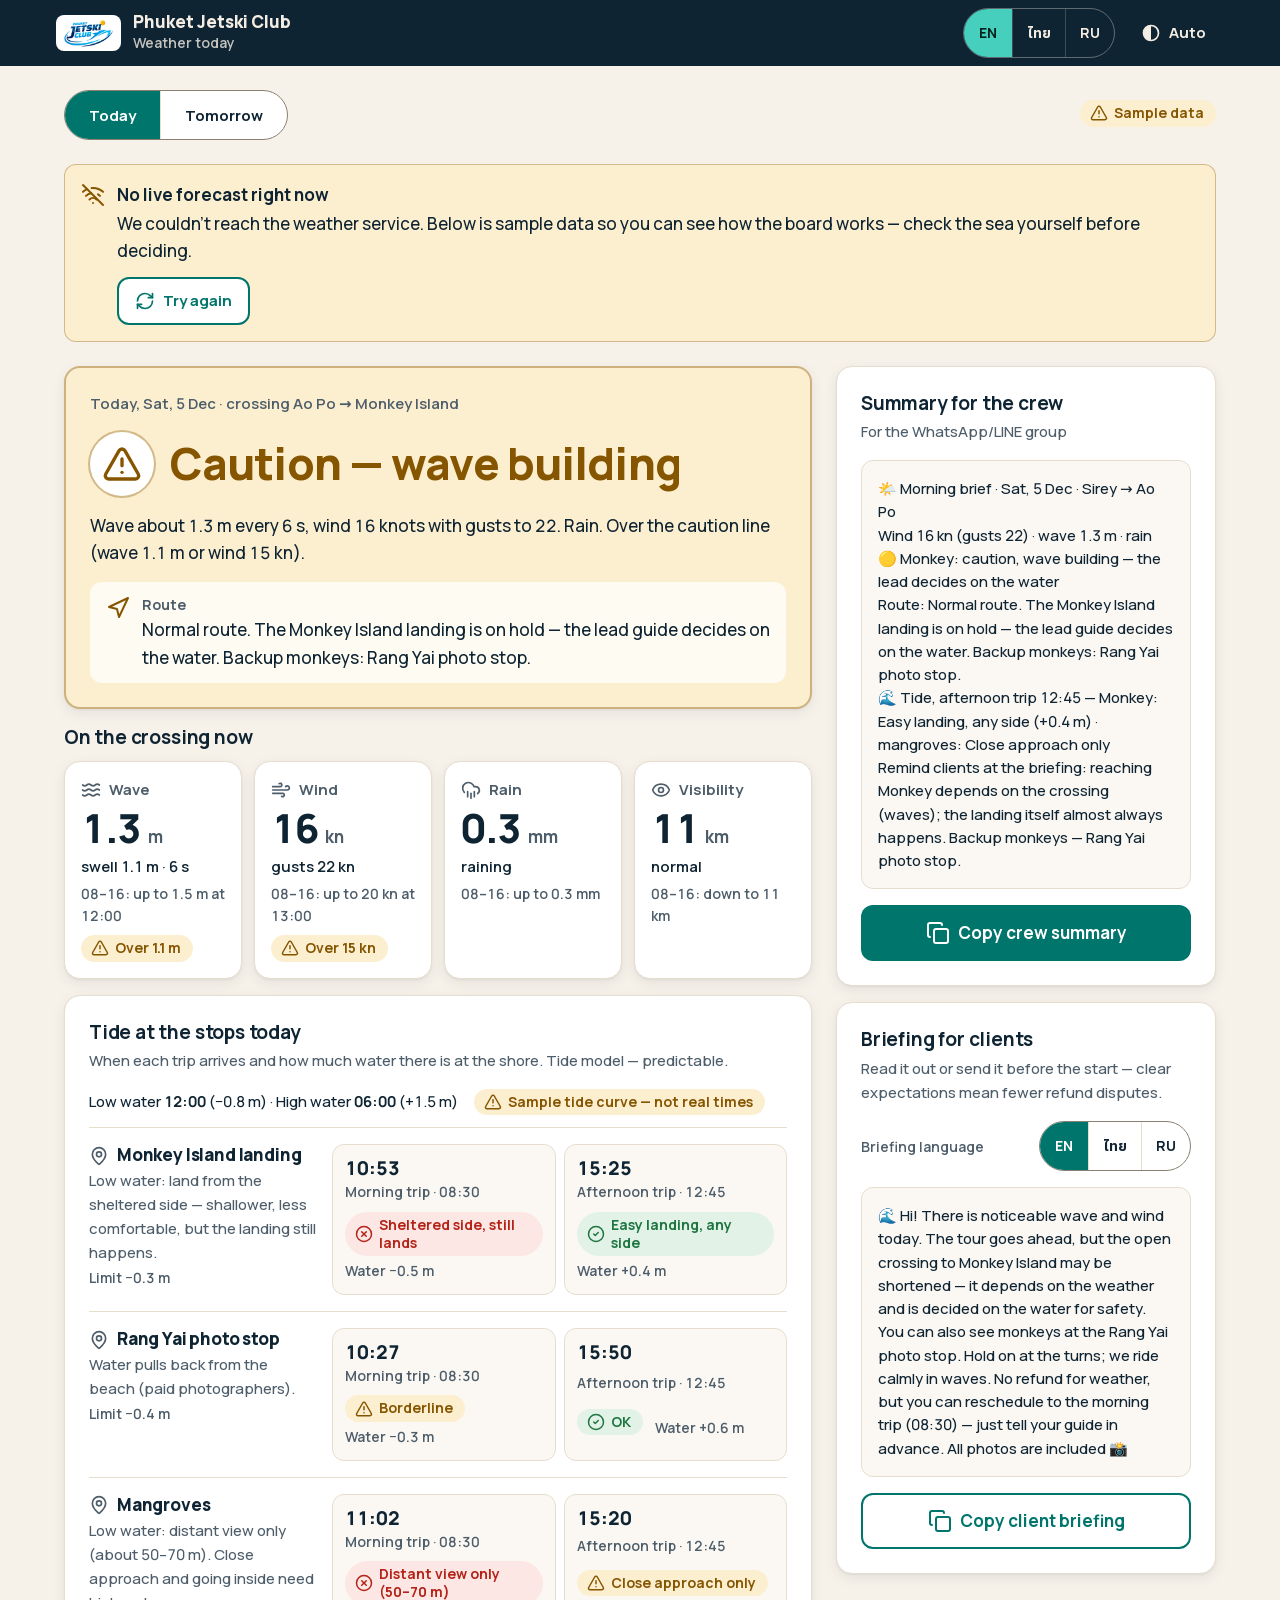
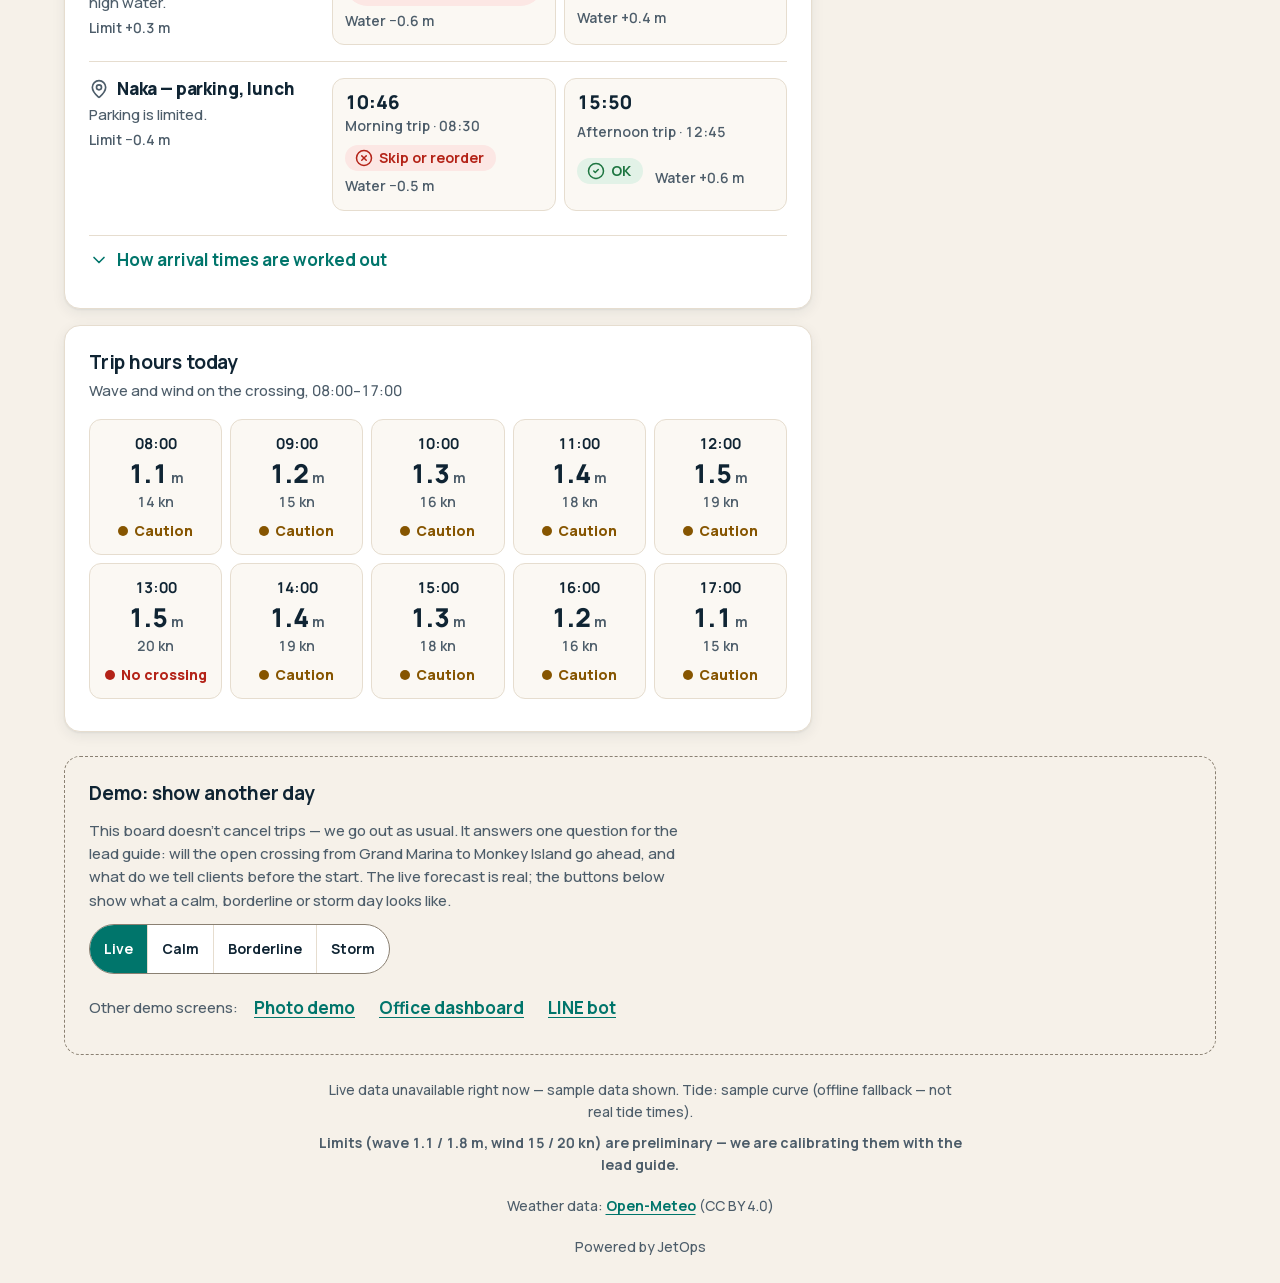
<file: weather.html>
<!doctype html>
<html lang="en">
<head>
<meta charset="utf-8">
<meta name="viewport" content="width=device-width, initial-scale=1">
<meta name="theme-color" content="#0F2433" media="(prefers-color-scheme: light)">
<meta name="theme-color" content="#071219" media="(prefers-color-scheme: dark)">
<title>Phuket Jetski Club — Weather today (demo)</title>
<link rel="stylesheet" href="assets/jo/jetops.css">
<script src="assets/jo/theme.js"></script>
<style>
  /* Weather board — page layout only. Tokens and components (.appbar .appbar-tools .seg .btn .card .card-h .tile
     .badge .note .num .demo .footer-note) come from assets/jo/jetops.css; nothing here uses a raw colour. */

  /* minmax(0,1fr): the hourly strip scrolls inside itself instead of widening the page */
  .wrap { max-width: var(--w-page); margin: 0 auto; padding: var(--s4) var(--s4) var(--s5); display: grid; grid-template-columns: minmax(0, 1fr); gap: var(--s4); }
  .cols { display: grid; grid-template-columns: minmax(0, 1fr); gap: var(--s4); }
  .col { display: grid; grid-template-columns: minmax(0, 1fr); gap: var(--s4); align-content: start; min-width: 0; }
  @media (min-width: 1024px) {
    .wrap { padding: var(--s5) var(--s5) var(--s5); gap: var(--s5); }
    .cols { grid-template-columns: minmax(0, 1fr) 380px; gap: var(--s5); }
  }

  .toolbar { display: flex; flex-wrap: wrap; align-items: center; justify-content: space-between; gap: var(--s3); }
  .day-pick button { min-height: 48px; padding: 0 var(--s5); font-size: var(--fs-body-s); }
  .chip-src { display: inline-flex; align-items: center; gap: 6px; font: 600 var(--fs-caption)/1.3 var(--font); color: var(--muted); }
  .chip-src .ic { width: 18px; height: 18px; color: var(--ok); }

  /* verdict: the hero. Tinted with the status token, never a saturated slab */
  .verdict { --st: var(--muted); --st-soft: var(--surface); background: var(--st-soft);
    border: 2px solid color-mix(in srgb, var(--st) 40%, transparent); display: grid; gap: var(--s4); }
  .verdict.st-ok { --st: var(--ok); --st-soft: var(--ok-soft); }
  .verdict.st-warn { --st: var(--warn); --st-soft: var(--warn-soft); }
  .verdict.st-crit { --st: var(--crit); --st-soft: var(--crit-soft); }
  .v-kick { font-size: var(--fs-body-s); font-weight: 600; color: var(--muted); }
  .v-head { display: flex; align-items: center; gap: var(--s4); }
  .v-ic { width: 64px; height: 64px; flex: none; border-radius: 50%; display: grid; place-items: center;
    background: var(--surface); color: var(--st); box-shadow: 0 0 0 2px color-mix(in srgb, var(--st) 35%, transparent); }
  .v-ic .ic { width: 40px; height: 40px; }
  .v-word { font-size: clamp(32px, 8vw, 44px); line-height: 1.1; font-weight: 800; letter-spacing: -0.02em; color: var(--st); }
  .v-route { display: grid; grid-template-columns: auto minmax(0, 1fr); gap: var(--s3); align-items: start;
    background: color-mix(in srgb, var(--surface) 72%, var(--st-soft)); border-radius: var(--r-md); padding: var(--s3) var(--s4); }
  .v-route .ic { color: var(--st); margin-top: 2px; }
  .v-route b { display: block; font-size: var(--fs-caption); color: var(--muted); }

  /* key numbers */
  .sec-h { font-size: var(--fs-h3); }
  .tiles { display: grid; grid-template-columns: repeat(2, minmax(0, 1fr)); gap: var(--s3); margin-top: var(--s3); }
  @media (min-width: 720px) { .tiles { grid-template-columns: repeat(4, minmax(0, 1fr)); } }
  .tile-v { display: flex; align-items: baseline; gap: 6px; flex-wrap: wrap; }
  .tile-v .unit { font-weight: 700; color: var(--muted); }
  .tile-worst { font-size: var(--fs-caption); color: var(--muted); font-weight: 600; }

  /* tide at the stops: stacked on a phone, three columns on a computer */
  .tide-sum { display: flex; flex-wrap: wrap; align-items: center; gap: var(--s2) var(--s4); margin-top: var(--s4); font-size: var(--fs-body-s); }
  .stops { display: grid; margin-top: var(--s3); }
  .stop { display: grid; gap: var(--s3); padding: var(--s4) 0; border-top: 1px solid var(--line); }
  .stop-n { display: grid; gap: 2px; align-content: start; }
  .stop-n h3 { display: flex; align-items: center; gap: var(--s2); font-size: var(--fs-body); font-weight: 800; }
  .stop-n h3 .ic { color: var(--muted); }
  .stop-n p { font-size: var(--fs-body-s); color: var(--muted); }
  .stop-n .lim { font-size: var(--fs-caption); font-weight: 600; }
  .visits { display: grid; gap: var(--s2); }
  /* each visit: arrival time + trip on one line, status badge + water level under it (badge gets the full width) */
  .visit { display: grid; gap: var(--s2); padding: var(--s3); border-radius: var(--r-md); background: var(--surface-2); border: 1px solid var(--line); }
  .visit-t { display: flex; flex-wrap: wrap; align-items: baseline; gap: 0 var(--s3); }
  .visit-t b { font-size: var(--fs-h3); line-height: 1.25; font-weight: 800; }
  .visit-t span { font-size: var(--fs-caption); color: var(--muted); font-weight: 600; }
  .visit-s { display: flex; flex-wrap: wrap; align-items: center; gap: var(--s1) var(--s3); }
  .visit-s .lv { font-size: var(--fs-caption); color: var(--muted); font-weight: 600; }
  @media (min-width: 720px) {
    .stop { grid-template-columns: minmax(0, 1fr) minmax(0, 2fr); gap: var(--s4); }
    .visits { grid-template-columns: 1fr 1fr; }
    .visit-t { display: grid; }
  }
  details.more { margin-top: var(--s2); border-top: 1px solid var(--line); }
  details.more summary { display: flex; align-items: center; gap: var(--s2); min-height: 48px; cursor: pointer;
    font-weight: 700; color: var(--primary); list-style: none; }
  details.more summary::-webkit-details-marker { display: none; }
  details.more[open] summary .ic { transform: rotate(180deg); }
  details.more p { font-size: var(--fs-body-s); color: var(--muted); padding-bottom: var(--s2); }

  /* hourly strip: scrolls inside itself on a phone, 5 × 2 grid on a computer */
  .strip { display: flex; gap: var(--s2); overflow-x: auto; margin-top: var(--s4); padding-bottom: var(--s2);
    scroll-snap-type: x proximity; overscroll-behavior-x: contain; }
  .hr { --st: var(--fg); flex: 0 0 108px; scroll-snap-align: start; display: grid; justify-items: center; align-content: start; gap: 2px;
    padding: var(--s3) var(--s2); border-radius: var(--r-md); background: var(--surface-2); border: 1px solid var(--line); text-align: center; }
  .hr.st-ok { --st: var(--ok); } .hr.st-warn { --st: var(--warn); } .hr.st-crit { --st: var(--crit); }
  .hr-t { font-weight: 700; font-size: var(--fs-body-s); }
  .hr-now { font-size: var(--fs-caption); font-weight: 800; }
  .hr-w { font-size: 26px; line-height: 1.2; font-weight: 800; }
  .hr-w small { font-size: var(--fs-caption); font-weight: 700; color: var(--muted); }
  .hr-k { font-size: var(--fs-caption); color: var(--muted); font-weight: 600; }
  .hr-s { display: inline-flex; align-items: center; gap: 6px; margin-top: var(--s1); font-size: var(--fs-caption); font-weight: 800; color: var(--st); }
  .hr-s::before { content: ""; width: 10px; height: 10px; border-radius: 50%; background: var(--st); flex: none; }
  .hr.now { border: 2px solid var(--fg); }
  .hr.past { background: transparent; border-style: dashed; }
  @media (min-width: 720px) { .strip { display: grid; grid-template-columns: repeat(5, minmax(0, 1fr)); overflow: visible; } }

  /* crew summary + client briefing */
  .msg-card { display: grid; gap: var(--s4); align-content: start; }
  .msg { white-space: pre-wrap; overflow-wrap: anywhere; font-size: var(--fs-body-s); line-height: 1.55; }
  .brief-lang { display: flex; flex-wrap: wrap; align-items: center; justify-content: space-between; gap: var(--s2) var(--s3); }

  .footer-note { max-width: var(--w-read); margin: 0 auto; padding-top: 0; }
  .footer-note p + p { margin-top: var(--s2); }
  .footer-note a { display: inline-flex; align-items: center; min-height: 44px; font-weight: 700; }

  /* loading: grey placeholders in the shape of the content */
  .sk { background: var(--bg-2); border-radius: var(--r-sm); height: 18px; animation: sk-pulse 1.4s ease-in-out infinite; }
  .sk-h { height: 44px; width: 72%; } .sk-num { height: 40px; width: 55%; } .sk-short { width: 45%; } .sk-row { height: 64px; }
  .card .sk { background: var(--bg-2); }
  @keyframes sk-pulse { 50% { opacity: .55; } }
  @media (prefers-reduced-motion: reduce) { .sk { animation: none; } }
</style>
</head>
<body>
<svg xmlns="http://www.w3.org/2000/svg" style="display:none" aria-hidden="true"><!-- Lucide icons (ISC), copied from assets/jo/icons.svg --><symbol id="i-check" viewBox="0 0 24 24" fill="none" stroke="currentColor" stroke-width="2" stroke-linecap="round" stroke-linejoin="round"><path d="M20 6 9 17l-5-5" /></symbol><symbol id="i-chevron-down" viewBox="0 0 24 24" fill="none" stroke="currentColor" stroke-width="2" stroke-linecap="round" stroke-linejoin="round"><path d="m6 9 6 6 6-6" /></symbol><symbol id="i-circle-check" viewBox="0 0 24 24" fill="none" stroke="currentColor" stroke-width="2" stroke-linecap="round" stroke-linejoin="round"><circle cx="12" cy="12" r="10" /><path d="m9 12 2 2 4-4" /></symbol><symbol id="i-circle-x" viewBox="0 0 24 24" fill="none" stroke="currentColor" stroke-width="2" stroke-linecap="round" stroke-linejoin="round"><circle cx="12" cy="12" r="10" /><path d="m15 9-6 6" /><path d="m9 9 6 6" /></symbol><symbol id="i-cloud-rain" viewBox="0 0 24 24" fill="none" stroke="currentColor" stroke-width="2" stroke-linecap="round" stroke-linejoin="round"><path d="M4 14.899A7 7 0 1 1 15.71 8h1.79a4.5 4.5 0 0 1 2.5 8.242" /><path d="M16 14v6" /><path d="M8 14v6" /><path d="M12 16v6" /></symbol><symbol id="i-copy" viewBox="0 0 24 24" fill="none" stroke="currentColor" stroke-width="2" stroke-linecap="round" stroke-linejoin="round"><rect width="14" height="14" x="8" y="8" rx="2" ry="2" /><path d="M4 16c-1.1 0-2-.9-2-2V4c0-1.1.9-2 2-2h10c1.1 0 2 .9 2 2" /></symbol><symbol id="i-eye" viewBox="0 0 24 24" fill="none" stroke="currentColor" stroke-width="2" stroke-linecap="round" stroke-linejoin="round"><path d="M2.062 12.348a1 1 0 0 1 0-.696 10.75 10.75 0 0 1 19.876 0 1 1 0 0 1 0 .696 10.75 10.75 0 0 1-19.876 0" /><circle cx="12" cy="12" r="3" /></symbol><symbol id="i-info" viewBox="0 0 24 24" fill="none" stroke="currentColor" stroke-width="2" stroke-linecap="round" stroke-linejoin="round"><circle cx="12" cy="12" r="10" /><path d="M12 16v-4" /><path d="M12 8h.01" /></symbol><symbol id="i-map-pin" viewBox="0 0 24 24" fill="none" stroke="currentColor" stroke-width="2" stroke-linecap="round" stroke-linejoin="round"><path d="M20 10c0 4.993-5.539 10.193-7.399 11.799a1 1 0 0 1-1.202 0C9.539 20.193 4 14.993 4 10a8 8 0 0 1 16 0" /><circle cx="12" cy="10" r="3" /></symbol><symbol id="i-navigation" viewBox="0 0 24 24" fill="none" stroke="currentColor" stroke-width="2" stroke-linecap="round" stroke-linejoin="round"><polygon points="3 11 22 2 13 21 11 13 3 11" /></symbol><symbol id="i-refresh-cw" viewBox="0 0 24 24" fill="none" stroke="currentColor" stroke-width="2" stroke-linecap="round" stroke-linejoin="round"><path d="M3 12a9 9 0 0 1 9-9 9.75 9.75 0 0 1 6.74 2.74L21 8" /><path d="M21 3v5h-5" /><path d="M21 12a9 9 0 0 1-9 9 9.75 9.75 0 0 1-6.74-2.74L3 16" /><path d="M8 16H3v5" /></symbol><symbol id="i-triangle-alert" viewBox="0 0 24 24" fill="none" stroke="currentColor" stroke-width="2" stroke-linecap="round" stroke-linejoin="round"><path d="m21.73 18-8-14a2 2 0 0 0-3.48 0l-8 14A2 2 0 0 0 4 21h16a2 2 0 0 0 1.73-3" /><path d="M12 9v4" /><path d="M12 17h.01" /></symbol><symbol id="i-waves" viewBox="0 0 24 24" fill="none" stroke="currentColor" stroke-width="2" stroke-linecap="round" stroke-linejoin="round"><path d="M2 6c.6.5 1.2 1 2.5 1C7 7 7 5 9.5 5c2.6 0 2.4 2 5 2 2.5 0 2.5-2 5-2 1.3 0 1.9.5 2.5 1" /><path d="M2 12c.6.5 1.2 1 2.5 1 2.5 0 2.5-2 5-2 2.6 0 2.4 2 5 2 2.5 0 2.5-2 5-2 1.3 0 1.9.5 2.5 1" /><path d="M2 18c.6.5 1.2 1 2.5 1 2.5 0 2.5-2 5-2 2.6 0 2.4 2 5 2 2.5 0 2.5-2 5-2 1.3 0 1.9.5 2.5 1" /></symbol><symbol id="i-wifi" viewBox="0 0 24 24" fill="none" stroke="currentColor" stroke-width="2" stroke-linecap="round" stroke-linejoin="round"><path d="M12 20h.01" /><path d="M2 8.82a15 15 0 0 1 20 0" /><path d="M5 12.859a10 10 0 0 1 14 0" /><path d="M8.5 16.429a5 5 0 0 1 7 0" /></symbol><symbol id="i-wifi-off" viewBox="0 0 24 24" fill="none" stroke="currentColor" stroke-width="2" stroke-linecap="round" stroke-linejoin="round"><path d="M12 20h.01" /><path d="M8.5 16.429a5 5 0 0 1 7 0" /><path d="M5 12.859a10 10 0 0 1 5.17-2.69" /><path d="M19 12.859a10 10 0 0 0-2.007-1.523" /><path d="M2 8.82a15 15 0 0 1 4.177-2.643" /><path d="M22 8.82a15 15 0 0 0-11.288-3.764" /><path d="m2 2 20 20" /></symbol><symbol id="i-wind" viewBox="0 0 24 24" fill="none" stroke="currentColor" stroke-width="2" stroke-linecap="round" stroke-linejoin="round"><path d="M12.8 19.6A2 2 0 1 0 14 16H2" /><path d="M17.5 8a2.5 2.5 0 1 1 2 4H2" /><path d="M9.8 4.4A2 2 0 1 1 11 8H2" /></symbol></svg>

<header class="appbar">
  <div class="appbar-in">
    <img class="op-logo" src="assets/logo.png" alt="" width="63" height="36">
    <div class="op-text"><div class="op-name">Phuket Jetski Club</div><div class="op-sub" data-i18n="opSub">Weather today</div></div>
    <div class="spacer"></div>
    <div class="appbar-tools">
      <div class="seg" id="uiLang" role="group" aria-label="Language" data-i18n-aria="langLabel"><button type="button" data-l="en" lang="en">EN</button><button type="button" data-l="th" lang="th">ไทย</button><button type="button" data-l="ru" lang="ru">RU</button></div>
      <button type="button" class="btn btn-quiet btn-s" data-jo-theme-toggle data-label-auto="Auto" data-label-light="Light" data-label-dark="Dark" data-label-title="Theme"></button>
    </div>
  </div>
</header>

<main class="wrap">
  <div class="toolbar">
    <div class="seg day-pick" id="dayView" role="group" aria-label="Day" data-i18n-aria="dayLabel"><button type="button" data-d="0" aria-pressed="true" data-i18n="dayToday">Today</button><button type="button" data-d="1" aria-pressed="false" data-i18n="dayTomorrow">Tomorrow</button></div>
    <span id="srcChip"></span>
  </div>

  <div class="note note-warn" id="offNote" role="status" hidden>
    <svg class="ic" aria-hidden="true"><use href="#i-wifi-off"/></svg>
    <div><b data-i18n="offTitle">No live forecast right now</b><span data-i18n="offBody">We couldn't reach the weather service.</span>
      <div class="note-act"><button type="button" class="btn btn-secondary btn-s" id="retry"><svg class="ic ic-s" aria-hidden="true"><use href="#i-refresh-cw"/></svg><span data-i18n="retry">Try again</span></button></div></div>
  </div>

  <div class="cols">
    <div class="col">
      <section id="verdict" class="card verdict" aria-live="polite"></section>

      <section aria-labelledby="condLabel">
        <h2 class="sec-h" id="condLabel">On the crossing now</h2>
        <div class="tiles" id="tiles"></div>
      </section>

      <section class="card" aria-labelledby="tideLabel">
        <div class="card-h"><h2 class="h3" id="tideLabel">Tide at the stops today</h2><p data-i18n="tideSub">When each trip arrives and how much water there is at the shore.</p></div>
        <div class="tide-sum" id="tideSum"></div>
        <div class="stops" id="stops"></div>
        <details class="more"><summary><svg class="ic ic-s" aria-hidden="true"><use href="#i-chevron-down"/></svg><span data-i18n="tideMore">How arrival times are worked out</span></summary><p data-i18n="tideHint"></p></details>
      </section>

      <section class="card" aria-labelledby="hoursLabel">
        <div class="card-h"><h2 class="h3" id="hoursLabel">Trip hours today</h2><p data-i18n="hoursSub">Wave and wind on the crossing, 08:00–17:00</p></div>
        <div class="strip" id="strip" role="region" tabindex="0" aria-label="Wave and wind by hour" data-i18n-aria="hoursSub"></div>
      </section>
    </div>

    <div class="col">
      <section class="card msg-card" aria-labelledby="crewLabel">
        <div class="card-h"><h2 class="h3" id="crewLabel">Summary for the crew</h2><p id="crewSub">For the WhatsApp/LINE group</p></div>
        <div class="card-2 msg" id="crewMsg"></div>
        <button type="button" class="btn btn-primary btn-block" id="copyCrew" data-note="crewNote" data-ok="copiedCrew"><svg class="ic" aria-hidden="true"><use href="#i-copy"/></svg><span data-i18n="copyCrew">Copy crew summary</span></button>
        <div class="note note-ok" id="crewNote" role="status" hidden></div>
      </section>

      <section class="card msg-card" aria-labelledby="briefLabel">
        <div class="card-h"><h2 class="h3" id="briefLabel" data-i18n="briefLabel">Briefing for clients</h2><p data-i18n="briefSub">Read it out or send it before the start.</p></div>
        <div class="brief-lang"><span class="caption muted" id="briefLangL" data-i18n="briefLangLabel">Briefing language</span>
          <div class="seg" id="briefLang" role="group" aria-labelledby="briefLangL"><button type="button" data-l="en" lang="en" aria-pressed="true">EN</button><button type="button" data-l="th" lang="th" aria-pressed="false">ไทย</button><button type="button" data-l="ru" lang="ru" aria-pressed="false">RU</button></div></div>
        <div class="card-2 msg" id="briefMsg" lang="en"></div>
        <button type="button" class="btn btn-secondary btn-block" id="copyBrief" data-note="briefNote" data-ok="copiedBrief"><svg class="ic" aria-hidden="true"><use href="#i-copy"/></svg><span data-i18n="copyBrief">Copy client briefing</span></button>
        <div class="note note-ok" id="briefNote" role="status" hidden></div>
      </section>
    </div>
  </div>

  <section class="demo" aria-labelledby="demoH">
    <h2 class="h3" id="demoH" data-i18n="demoH">Demo: show another day</h2>
    <p class="body-s muted" data-i18n="frame"></p>
    <div class="seg" id="scenSeg" role="group" aria-label="Which day to show" data-i18n-aria="scenLabel"><button type="button" data-scen="live" data-i18n="scenLive">Live</button><button type="button" data-scen="ok" data-i18n="scenOk">Calm</button><button type="button" data-scen="warn" data-i18n="scenWarn">Borderline</button><button type="button" data-scen="bad" data-i18n="scenBad">Storm</button></div>
    <nav class="demo-links" aria-label="Other demo screens" data-i18n-aria="otherScreens"><span class="body-s muted" data-i18n="otherScreens">Other demo screens:</span><a href="index.html" data-i18n="navPhoto">Photo demo</a><a href="dashboard.html" data-i18n="navOps">Office dashboard</a><a href="bot.html" data-i18n="navBot">LINE bot</a></nav>
  </section>
</main>
<footer class="footer-note" id="src"></footer>

<script>
(function(){
"use strict";
/* ============================ CONFIG ============================
   Everything a deployer may need to change lives in this one object.

   API_BASE / MARINE_BASE — weather + marine endpoints. The defaults are Open-Meteo's
   FREE endpoints, which are licensed for NON-COMMERCIAL use only. For a paying client:
   subscribe to the Open-Meteo customer API and put a tiny proxy in front of it (e.g. a
   Cloudflare Worker) that adds the API key server-side, then point both values at that
   proxy. Never put an API key in this page — it is public. The proxy must accept the
   same query strings as /v1/forecast and /v1/marine. (See demo/README.md.)

   THRESH — go / caution / no-go limits for the open crossing Ao Po → Monkey Island.
   PRELIMINARY placeholder values — to be calibrated with the lead guide during the season.
     wave = significant wave height at the crossing, metres
     wind = sustained wind at 10 m, knots
     value >= warn → caution, "Wave building" (lead guide decides on the water)
     value >= bad  → "No crossing": reroute to the Inside Program (never a cancellation)
   dashboard.html uses the same numbers — keep both pages in sync.

   SESSIONS — session start times shown in the UI (labels only). Changed on 12.10.2026 from
   08:20 / 12:30 to 08:30 / 12:45; the actual pier departures (~09:30 / ~14:05) did not change.

   ARRIVE — ABSOLUTE calibrated arrival times at each tide gate, per trip (m = morning, a = afternoon).
   Source: 179 real guide pings at Monkey, Feb–Apr 2026 (04_direction_B_weather.md v2.2); they were
   computed there as "session start 08:20 / 12:30 + offset". They are kept absolute so a new session
   label does not shift them. Monkey is calibrated; the other stops are provisional — refine with the lead.

   URL parameters: ?wx=ok|warn|bad (demo day: wave/wind only, the tide stays real when available),
   ?day=tomorrow (open on Tomorrow), ?lang=en|th|ru (also saved as the shared demo language). */
const CONFIG = {
  API_BASE:    "https://api.open-meteo.com/v1/forecast",
  MARINE_BASE: "https://marine-api.open-meteo.com/v1/marine",
  THRESH: { wave:{warn:1.1, bad:1.8}, wind:{warn:15, bad:20} },
  SESSIONS: { m:"08:30", a:"12:45" },
  ARRIVE: { monkey:{m:"10:53", a:"15:25"}, rangyai:{m:"10:27", a:"15:50"},
            mangroves:{m:"11:02", a:"15:20"}, naka:{m:"10:46", a:"15:50"} }
};
// East-coast Phuket corridor. Decision point: the open crossing to Monkey Island beyond Grand Marina.
const SPOT = {lat:8.092, lon:98.425}; // midpoint of the actual crossing 8.068/98.427 → 8.1158/98.4234
const TZ = "Asia/Bangkok";
const TRIP_H = [8,16];   // worst hour between 08:00 and 16:00 (both trips on the water) — verdict for "tomorrow"
const STRIP_H = [8,17];  // hours shown in the hourly strip
const $ = s=>document.querySelector(s);
const PARAMS = new URLSearchParams(location.search);
let briefLang="en";

/* ================= i18n =================
   EN is the default and complete. TH is a machine-drafted version that still needs proofreading
   by a native speaker (see 14_localization_tasks.md). RU — Russian guides.
   Keep all Cyrillic/Thai strictly inside I18N below. Values may be functions (runtime text).
   The crew summary and the client briefing are chat messages (WhatsApp/LINE), so they keep their
   emoji; the interface itself uses Lucide icons only. */
const I18N = {
  en: {
    docTitle: "Phuket Jetski Club — Weather today (demo)",
    opSub: "Weather today", langLabel: "Language", dayLabel: "Day",
    themeAuto: "Auto", themeLight: "Light", themeDark: "Dark", themeTitle: "Theme",
    dayToday: "Today", dayTomorrow: "Tomorrow",
    "src.live": "Live forecast", "src.sample": "Sample data", "src.scen": n=>`Demo day: ${n}`,
    spot: "crossing Ao Po → Monkey Island",
    "v.ok.word": "Good to go", "v.warn.word": "Caution — wave building", "v.bad.word": "No crossing to Monkey",
    "v.ok.route": "Full route, 9 islands — including the Monkey Island landing.",
    "v.warn.route": "Normal route. The Monkey Island landing is on hold — the lead guide decides on the water. Backup monkeys: Rang Yai photo stop.",
    "v.bad.route": "Reroute to the Inside Program (sheltered route). The trip goes ahead — don't cancel. Report \"no monkey\".",
    routeLabel: "Route",
    "cw.ok": "Monkey: good to go", "cw.warn": "Monkey: caution, wave building — the lead decides on the water", "cw.bad": "Monkey: no crossing — reroute, don't cancel",
    why: (w,p,k,g,r)=>`Wave about ${w} m every ${p} s, wind ${k} knots with gusts to ${g}. ${r?"Rain.":"No rain."}`,
    why1: "Worst trip hour (08–16): ",
    "whyLim.ok": (w,k)=>`Below the caution line (wave ${w} m, wind ${k} kn).`,
    "whyLim.warn": (w,k)=>`Over the caution line (wave ${w} m or wind ${k} kn).`,
    "whyLim.bad": (w,k)=>`Over the no-crossing line (wave ${w} m or wind ${k} kn).`,
    condLabel: "On the crossing now", condLabel1: "On the crossing tomorrow — worst hour 08–16",
    "m.wave": "Wave", "m.wind": "Wind", "m.rain": "Rain", "m.vis": "Visibility",
    "m.gusts": g=>`gusts ${g} kn`, "m.swell": (s,p)=>`swell ${s} m · ${p} s`,
    "m.raining": "raining", "m.dry": "dry", "m.visRed": "reduced", "m.visNorm": "normal", "m.na": "no data",
    "w.max": (v,h)=>`08–16: up to ${v} at ${h}`, "w.maxN": v=>`08–16: up to ${v}`, "w.min": v=>`08–16: down to ${v}`,
    "w.at": h=>`worst hour, ${h}`, "w.worst": "worst hour 08–16",
    lim: v=>`Over ${v}`,
    "u.kn": "kn", "u.m": "m", "u.mm": "mm", "u.km": "km",
    hoursLabel: "Trip hours today", hoursLabel1: "Trip hours tomorrow", hoursSub: "Wave and wind on the crossing, 08:00–⁠17:00",
    hNow: "Now", "hs.ok": "OK", "hs.warn": "Caution", "hs.crit": "No crossing",
    tideLabel: "Tide at the stops today", tideLabel1: "Tide at the stops tomorrow",
    tideSub: "When each trip arrives and how much water there is at the shore. Tide model — predictable.",
    tideHead: (lo,lol,hi,hil)=>`Low water <b>${lo}</b> (${lol} m) · High water <b>${hi}</b> (${hil} m)`,
    tideLive: "Live tide table", tideSynth: "Sample tide curve — not real times",
    tripM: s=>`Morning trip · ${s}`, tripA: s=>`Afternoon trip · ${s}`, threshold: "Limit", water: v=>`Water ${v} m`,
    "gate.monkey": "Monkey Island landing", "gate.rangyai": "Rang Yai photo stop", "gate.mangroves": "Mangroves", "gate.naka": "Naka — parking, lunch",
    "risk.monkey": "Low water: land from the sheltered side — shallower, less comfortable, but the landing still happens.",
    "risk.rangyai": "Water pulls back from the beach (paid photographers).",
    "risk.mangroves": "Low water: distant view only (about 50–70 m). Close approach and going inside need high water.",
    "risk.naka": "Parking is limited.",
    "gw.gate.ok": "OK", "gw.gate.warn": "Borderline", "gw.gate.bad": "Skip or reorder",
    "gw.comfort.ok": "Easy landing, any side", "gw.comfort.warn": "Shallow — sheltered side", "gw.comfort.bad": "Sheltered side, still lands",
    "gw.approach.ok": "Close approach + inside", "gw.approach.warn": "Close approach only", "gw.approach.bad": "Distant view only (50–⁠70 m)",
    tideMore: "How arrival times are worked out",
    tideHint: "Levels are relative to mean sea level (MSL). Arrival times are calibrated from real guide reports (Monkey about 10:53 in the morning, 15:25 in the afternoon); the other stops are provisional. Low water rarely cancels a stop — Monkey lands from the sheltered side, the mangroves switch to distant viewing (about 50–70 m). On a tight window, reorder the stops to match the water.",
    crewLabel: "Summary for the crew", crewLabel1: "Tomorrow's summary for the crew",
    crewSub: "For the WhatsApp/LINE group", crewSub1: "Send it to the group the evening before",
    copyCrew: "Copy crew summary", copiedCrew: "Copied — paste it in the group chat",
    briefLabel: "Briefing for clients", briefSub: "Read it out or send it before the start — clear expectations mean fewer refund disputes.",
    briefLangLabel: "Briefing language", copyBrief: "Copy client briefing", copiedBrief: "Copied — paste it in the client chat",
    copyFail: "Couldn't copy. Select the text above and copy it by hand.",
    briefRough: "🌊 Hi! There is noticeable wave and wind today. The tour goes ahead, but the open crossing to Monkey Island may be shortened — it depends on the weather and is decided on the water for safety. You can also see monkeys at the Rang Yai photo stop. Hold on at the turns; we ride calmly in waves. No refund for weather, but you can reschedule to the morning trip ({M}) — just tell your guide in advance. All photos are included 📸",
    briefGood: "☀️ Hi! The weather is good today — full route (9 islands) including the Monkey Island landing. Hold on at the turns and follow your guide. All ride photos are included 📸",
    loading: "Loading the forecast for the Ao Po → Monkey Island crossing…",
    loadingLive: "Loading the live forecast…",
    offTitle: "No live forecast right now",
    offBody: "We couldn't reach the weather service. Below is sample data so you can see how the board works — check the sea yourself before deciding.",
    retry: "Try again",
    demoH: "Demo: show another day",
    frame: "This board doesn't cancel trips — we go out as usual. It answers one question for the lead guide: will the open crossing from Grand Marina to Monkey Island go ahead, and what do we tell clients before the start. The live forecast is real; the buttons below show what a calm, borderline or storm day looks like.",
    scenLabel: "Which day to show", scenLive: "Live", scenOk: "Calm", scenWarn: "Borderline", scenBad: "Storm",
    otherScreens: "Other demo screens:", navPhoto: "Photo demo", navOps: "Office dashboard", navBot: "LINE bot",
    crew: o=>`${o.emoji} Morning brief · ${o.date} · Sirey → Ao Po
Wind ${o.wind} kn (gusts ${o.gust}) · wave ${o.wave} m · ${o.rain?"rain":"no rain"}${o.worst?" · worst hour 08–16":""}
${o.vEmoji} ${o.word}
Route: ${o.route}
🌊 Tide, afternoon trip ${o.sa} — Monkey: ${o.gm} (${o.gmLv} m) · mangroves: ${o.gg}
Remind clients at the briefing: reaching Monkey depends on the crossing (waves); the landing itself almost always happens. Backup monkeys — Rang Yai photo stop.`,
    srcLive: "Weather: Open-Meteo forecast and marine data at the Monkey Island crossing, live. ",
    srcScen: "Demo day shown (wave and wind only) — choose Live above for the real forecast. ",
    srcSample: "Live data unavailable right now — sample data shown. ",
    srcTideLive: "Tide: live tide table.",
    srcTideSynth: "Tide: sample curve (offline fallback — not real tide times).",
    srcThresh: (w1,w2,k1,k2)=>`Limits (wave ${w1} / ${w2} m, wind ${k1} / ${k2} kn) are preliminary — we are calibrating them with the lead guide.`,
    attrib: "Weather data: <a href=\"https://open-meteo.com/\" target=\"_blank\" rel=\"noopener\">Open-Meteo</a> (CC BY 4.0)",
    powered: "Powered by JetOps", thDraft: ""
  },
  th: {
    docTitle: "Phuket Jetski Club — สภาพอากาศวันนี้ (เดโม)",
    opSub: "สภาพอากาศวันนี้ · ภาษาไทยฉบับร่าง", langLabel: "ภาษา", dayLabel: "วัน",
    themeAuto: "อัตโนมัติ", themeLight: "สว่าง", themeDark: "มืด", themeTitle: "ธีม",
    dayToday: "วันนี้", dayTomorrow: "พรุ่งนี้",
    "src.live": "พยากรณ์สด", "src.sample": "ข้อมูลตัวอย่าง", "src.scen": n=>`วันจำลอง: ${n}`,
    spot: "ช่วงข้าม Ao Po → เกาะลิง (Monkey)",
    "v.ok.word": "ออกได้", "v.warn.word": "คลื่นเริ่มแรง — ระวัง", "v.bad.word": "ไม่ข้ามไปเกาะลิง",
    "v.ok.route": "ไปครบเส้นทาง 9 เกาะ — รวมขึ้นเกาะลิง (Monkey Island)",
    "v.warn.route": "เส้นทางปกติ รอดูก่อนขึ้นเกาะลิง — หัวหน้าไกด์ตัดสินใจบนน้ำ ลิงสำรอง: จุดถ่ายรูป Rang Yai",
    "v.bad.route": "เปลี่ยนไป Inside Program (เส้นทางหลบคลื่น) ทริปยังออกตามปกติ — ไม่ยกเลิก รายงาน \"no monkey\"",
    routeLabel: "เส้นทาง",
    "cw.ok": "Monkey: ออกได้", "cw.warn": "Monkey: คลื่นเริ่มแรง ระวัง — หัวหน้าไกด์ตัดสินใจบนน้ำ", "cw.bad": "Monkey: ไม่ข้าม — เปลี่ยนเส้นทาง ไม่ยกเลิกทริป",
    why: (w,p,k,g,r)=>`คลื่นประมาณ ${w} ม. ทุก ${p} วินาที ลม ${k} นอต กระโชกถึง ${g} ${r?"มีฝน":"ไม่มีฝน"}`,
    why1: "ชั่วโมงที่แย่ที่สุดช่วงทริป (08–16): ",
    "whyLim.ok": (w,k)=>`ต่ำกว่าเกณฑ์ระวัง (คลื่น ${w} ม. ลม ${k} นอต)`,
    "whyLim.warn": (w,k)=>`เกินเกณฑ์ระวัง (คลื่น ${w} ม. หรือลม ${k} นอต)`,
    "whyLim.bad": (w,k)=>`เกินเกณฑ์ห้ามข้าม (คลื่น ${w} ม. หรือลม ${k} นอต)`,
    condLabel: "ช่วงข้ามทะเลตอนนี้", condLabel1: "ช่วงข้ามทะเลพรุ่งนี้ — ชั่วโมงที่แย่ที่สุด 08–16",
    "m.wave": "คลื่น", "m.wind": "ลม", "m.rain": "ฝน", "m.vis": "ทัศนวิสัย",
    "m.gusts": g=>`กระโชก ${g} นอต`, "m.swell": (s,p)=>`คลื่นยาว ${s} ม. · ${p} วิ`,
    "m.raining": "ฝนตก", "m.dry": "ไม่มีฝน", "m.visRed": "ลดลง", "m.visNorm": "ปกติ", "m.na": "ไม่มีข้อมูล",
    "w.max": (v,h)=>`08–16: สูงสุด ${v} เวลา ${h}`, "w.maxN": v=>`08–16: สูงสุด ${v}`, "w.min": v=>`08–16: ต่ำสุด ${v}`,
    "w.at": h=>`ชั่วโมงที่แย่ที่สุด ${h}`, "w.worst": "ชั่วโมงที่แย่ที่สุด 08–16",
    lim: v=>`เกิน ${v}`,
    "u.kn": "นอต", "u.m": "ม.", "u.mm": "มม.", "u.km": "กม.",
    hoursLabel: "ช่วงเวลาทริปวันนี้", hoursLabel1: "ช่วงเวลาทริปพรุ่งนี้", hoursSub: "คลื่นและลมช่วงข้ามทะเล 08:00–⁠17:00",
    hNow: "ตอนนี้", "hs.ok": "ได้", "hs.warn": "ระวัง", "hs.crit": "ไม่ข้าม",
    tideLabel: "ระดับน้ำที่จุดแวะวันนี้", tideLabel1: "ระดับน้ำที่จุดแวะพรุ่งนี้",
    tideSub: "เวลาที่แต่ละรอบไปถึงและระดับน้ำที่ชายฝั่ง แบบจำลองน้ำขึ้นน้ำลง — คาดการณ์ได้",
    tideHead: (lo,lol,hi,hil)=>`น้ำลงต่ำสุด <b>${lo}</b> (${lol} ม.) · น้ำขึ้นสูงสุด <b>${hi}</b> (${hil} ม.)`,
    tideLive: "ตารางน้ำจริง", tideSynth: "กราฟน้ำตัวอย่าง — ไม่ใช่เวลาจริง",
    tripM: s=>`รอบเช้า · ${s}`, tripA: s=>`รอบบ่าย · ${s}`, threshold: "เกณฑ์", water: v=>`น้ำ ${v} ม.`,
    "gate.monkey": "เกาะลิง (Monkey) — จุดขึ้นฝั่ง", "gate.rangyai": "จุดถ่ายรูป Rang Yai", "gate.mangroves": "ป่าชายเลน", "gate.naka": "Naka — ที่จอด · อาหารกลางวัน",
    "risk.monkey": "น้ำลง → ขึ้นฝั่งด้านที่กำบังคลื่น น้ำตื้นและไม่ค่อยสะดวก (ยังขึ้นฝั่งได้)",
    "risk.rangyai": "น้ำลดห่างจากหาด (จุดช่างภาพ)",
    "risk.mangroves": "น้ำลง → ชมได้จากระยะไกลเท่านั้น (~50–70 ม.) เข้าใกล้หรือเข้าด้านในต้องรอน้ำขึ้น",
    "risk.naka": "ที่จอดมีจำกัด",
    "gw.gate.ok": "ได้", "gw.gate.warn": "ก้ำกึ่ง", "gw.gate.bad": "ข้ามจุดนี้หรือสลับลำดับ",
    "gw.comfort.ok": "ขึ้นฝั่งง่าย ด้านไหนก็ได้", "gw.comfort.warn": "น้ำตื้น — ขึ้นด้านกำบัง", "gw.comfort.bad": "ด้านกำบัง ยังขึ้นได้",
    "gw.approach.ok": "เข้าใกล้ + เข้าด้านในได้", "gw.approach.warn": "เข้าใกล้ได้อย่างเดียว", "gw.approach.bad": "ชมจากไกลเท่านั้น (50–⁠70 ม.)",
    tideMore: "เวลาไปถึงคำนวณอย่างไร",
    tideHint: "ระดับน้ำเทียบกับระดับน้ำทะเลปานกลาง (MSL) เวลาถึงแต่ละจุดปรับจากรายงานจริงของไกด์ (Monkey ประมาณ 10:53 รอบเช้า / 15:25 รอบบ่าย) จุดอื่นยังเป็นค่าประมาณ น้ำลงแทบไม่ทำให้ต้องตัดจุดแวะ — ที่ Monkey ให้ขึ้นฝั่งด้านที่กำบังคลื่น ส่วนป่าชายเลนเปลี่ยนเป็นชมจากระยะไกล (~50–70 ม.) ถ้าช่วงน้ำแคบ ให้สลับลำดับจุดแวะให้เข้ากับระดับน้ำ",
    crewLabel: "สรุปสำหรับทีม", crewLabel1: "สรุปของพรุ่งนี้สำหรับทีม",
    crewSub: "สำหรับกลุ่ม WhatsApp/LINE", crewSub1: "ส่งเข้ากลุ่มได้ตั้งแต่เย็นนี้",
    copyCrew: "คัดลอกสรุปให้ทีม", copiedCrew: "คัดลอกแล้ว — วางในแชทกลุ่มได้เลย",
    briefLabel: "บรีฟลูกค้า", briefSub: "อ่านหรือส่งให้ลูกค้าก่อนออกเดินทาง — บอกล่วงหน้า ลดปัญหาขอคืนเงิน",
    briefLangLabel: "ภาษาของบรีฟ", copyBrief: "คัดลอกบรีฟลูกค้า", copiedBrief: "คัดลอกแล้ว — วางในแชทลูกค้าได้เลย",
    copyFail: "คัดลอกไม่ได้ — กรุณาเลือกข้อความด้านบนแล้วคัดลอกเอง",
    briefRough: "🌊 สวัสดีครับ/ค่ะ! วันนี้คลื่นลมค่อนข้างแรง ทริปยังออกตามปกติ แต่ช่วงข้ามทะเลเปิดไปเกาะลิง (Monkey Island) อาจต้องสั้นลง — ขึ้นอยู่กับสภาพอากาศ และไกด์จะตัดสินใจบนน้ำเพื่อความปลอดภัย ลูกค้ายังดูลิงได้ที่จุดถ่ายรูปเกาะรังใหญ่ (Rang Yai) ช่วงเลี้ยวให้จับให้แน่น เวลามีคลื่นเราจะขับช้าลง ไม่มีการคืนเงินเพราะสภาพอากาศ แต่เลื่อนไปรอบเช้า ({M}) ได้ — แจ้งไกด์ล่วงหน้า รูปถ่ายทั้งหมดรวมในราคาแล้ว 📸",
    briefGood: "☀️ สวัสดีครับ/ค่ะ! วันนี้อากาศดี ไปครบเส้นทาง (9 เกาะ) รวมขึ้นเกาะลิง (Monkey Island) ช่วงเลี้ยวให้จับให้แน่นและขับตามไกด์ รูปถ่ายทั้งหมดรวมในราคาแล้ว 📸",
    loading: "กำลังโหลดพยากรณ์ช่วงข้าม Ao Po → เกาะลิง…",
    loadingLive: "กำลังโหลดพยากรณ์สด…",
    offTitle: "ตอนนี้ไม่มีพยากรณ์สด",
    offBody: "เชื่อมต่อบริการพยากรณ์อากาศไม่ได้ ด้านล่างเป็นข้อมูลตัวอย่างให้เห็นว่าบอร์ดทำงานอย่างไร — ก่อนตัดสินใจให้ดูทะเลเองอีกครั้ง",
    retry: "ลองอีกครั้ง",
    demoH: "เดโม: ดูวันแบบอื่น",
    frame: "บอร์ดนี้ไม่ได้มีไว้เพื่อยกเลิกทริป — เราออกทะเลตามปกติ บอร์ดตอบคำถามเดียวให้หัวหน้าไกด์: วันนี้จะข้ามทะเลเปิดจาก Grand Marina ไปเกาะลิง (Monkey Island) ได้ไหม และต้องบอกลูกค้าอะไรก่อนออกเดินทาง พยากรณ์สดเป็นข้อมูลจริง ปุ่มด้านล่างแสดงตัวอย่างวันทะเลสงบ ก้ำกึ่ง และพายุ",
    scenLabel: "เลือกวันที่จะแสดง", scenLive: "ข้อมูลสด", scenOk: "ทะเลสงบ", scenWarn: "ก้ำกึ่ง", scenBad: "พายุ",
    otherScreens: "หน้าจอเดโมอื่น:", navPhoto: "เดโมรูปภาพ", navOps: "แดชบอร์ดออฟฟิศ", navBot: "บอท LINE",
    crew: o=>`${o.emoji} สรุปตอนเช้า · ${o.date} · Sirey → Ao Po
ลม ${o.wind} นอต (กระโชก ${o.gust}) · คลื่น ${o.wave} ม. · ${o.rain?"มีฝน":"ไม่มีฝน"}${o.worst?" · ชั่วโมงที่แย่ที่สุด 08–16":""}
${o.vEmoji} ${o.word}
เส้นทาง: ${o.route}
🌊 น้ำ รอบบ่าย ${o.sa} — Monkey: ${o.gm} (${o.gmLv} ม.) · ป่าชายเลน: ${o.gg}
ย้ำลูกค้าตอนบรีฟ: จะไปถึง Monkey ได้ไหมขึ้นอยู่กับคลื่นช่วงข้ามทะเล ส่วนการขึ้นเกาะแทบจะได้ขึ้นทุกครั้ง ลิงสำรอง — จุดถ่ายรูป Rang Yai`,
    srcLive: "สภาพอากาศ: พยากรณ์และข้อมูลทะเลจาก Open-Meteo ที่จุดข้ามไปเกาะลิง (ข้อมูลสด) ",
    srcScen: "กำลังแสดงวันจำลอง (เฉพาะคลื่นและลม) — เลือก “ข้อมูลสด” ด้านบนเพื่อดูพยากรณ์จริง ",
    srcSample: "ตอนนี้ไม่มีข้อมูลสด — แสดงข้อมูลตัวอย่าง ",
    srcTideLive: "น้ำขึ้นน้ำลง: ตารางน้ำจริง",
    srcTideSynth: "น้ำขึ้นน้ำลง: กราฟตัวอย่าง (ใช้ตอนออฟไลน์ — ไม่ใช่เวลาน้ำจริง)",
    srcThresh: (w1,w2,k1,k2)=>`เกณฑ์ (คลื่น ${w1} / ${w2} ม. ลม ${k1} / ${k2} นอต) เป็นค่าเบื้องต้น กำลังปรับร่วมกับหัวหน้าไกด์`,
    attrib: "ข้อมูลสภาพอากาศ: <a href=\"https://open-meteo.com/\" target=\"_blank\" rel=\"noopener\">Open-Meteo</a> (CC BY 4.0)",
    powered: "ขับเคลื่อนโดย JetOps", thDraft: "ภาษาไทยในหน้านี้เป็นฉบับร่าง รอเจ้าของภาษาตรวจทาน"
  },
  ru: {
    docTitle: "Phuket Jetski Club — Погода на сегодня (демо)",
    opSub: "Погода на сегодня", langLabel: "Язык", dayLabel: "День",
    themeAuto: "Авто", themeLight: "Светлая", themeDark: "Тёмная", themeTitle: "Тема",
    dayToday: "Сегодня", dayTomorrow: "Завтра",
    "src.live": "Живой прогноз", "src.sample": "Пример данных", "src.scen": n=>`Демо-день: ${n}`,
    spot: "переход Ao Po → Monkey Island",
    "v.ok.word": "Можно выходить", "v.warn.word": "Волна растёт — осторожно", "v.bad.word": "Не выходим к Monkey",
    "v.ok.route": "Полный маршрут, 9 островов — с высадкой на Monkey Island.",
    "v.warn.route": "Обычный маршрут. Высадка на Monkey под вопросом — лид решает на воде. Запасные обезьянки — фото-стоп Rang Yai.",
    "v.bad.route": "Меняем маршрут на Inside Program (укрытый маршрут). Поездка состоится — не отменяем. Рапорт «no monkey».",
    routeLabel: "Маршрут",
    "cw.ok": "Monkey: можно выходить", "cw.warn": "Monkey: волна растёт, осторожно — лид решает на воде", "cw.bad": "Monkey: не выходим — меняем маршрут, не отменяем",
    why: (w,p,k,g,r)=>`Волна около ${w} м с периодом ${p} с, ветер ${k} уз, порывы до ${g}. ${r?"Дождь.":"Без дождя."}`,
    why1: "Худший час рейсов (08–16): ",
    "whyLim.ok": (w,k)=>`Ниже порога осторожности (волна ${w} м, ветер ${k} уз).`,
    "whyLim.warn": (w,k)=>`Выше порога осторожности (волна ${w} м или ветер ${k} уз).`,
    "whyLim.bad": (w,k)=>`Выше порога «не выходим» (волна ${w} м или ветер ${k} уз).`,
    condLabel: "На переходе сейчас", condLabel1: "На переходе завтра — худший час 08–16",
    "m.wave": "Волна", "m.wind": "Ветер", "m.rain": "Дождь", "m.vis": "Видимость",
    "m.gusts": g=>`порывы ${g} уз`, "m.swell": (s,p)=>`зыбь ${s} м · ${p} с`,
    "m.raining": "идёт дождь", "m.dry": "сухо", "m.visRed": "снижена", "m.visNorm": "норма", "m.na": "нет данных",
    "w.max": (v,h)=>`08–16: до ${v} в ${h}`, "w.maxN": v=>`08–16: до ${v}`, "w.min": v=>`08–16: минимум ${v}`,
    "w.at": h=>`худший час, ${h}`, "w.worst": "худший час 08–16",
    lim: v=>`Выше ${v}`,
    "u.kn": "уз", "u.m": "м", "u.mm": "мм", "u.km": "км",
    hoursLabel: "Часы рейсов сегодня", hoursLabel1: "Часы рейсов завтра", hoursSub: "Волна и ветер на переходе, 08:00–⁠17:00",
    hNow: "Сейчас", "hs.ok": "Можно", "hs.warn": "Осторожно", "hs.crit": "Не выходим",
    tideLabel: "Вода у точек сегодня", tideLabel1: "Вода у точек завтра",
    tideSub: "Когда приходит каждый рейс и сколько воды у берега. Модель приливов — предсказуемо.",
    tideHead: (lo,lol,hi,hil)=>`Отлив <b>${lo}</b> (${lol} м) · Полная вода <b>${hi}</b> (${hil} м)`,
    tideLive: "Живая таблица приливов", tideSynth: "Пример кривой — не реальное время",
    tripM: s=>`Утренний рейс · ${s}`, tripA: s=>`Дневной рейс · ${s}`, threshold: "Порог", water: v=>`Вода ${v} м`,
    "gate.monkey": "Высадка на Monkey Island", "gate.rangyai": "Фото-стоп Rang Yai", "gate.mangroves": "Мангры", "gate.naka": "Naka — стоянка, обед",
    "risk.monkey": "Низкая вода: высадка с подветренной стороны — мельче и менее удобно, но высадка будет.",
    "risk.rangyai": "Вода отходит от пляжа (платные фотографы).",
    "risk.mangroves": "Низкая вода: только осмотр издалека (около 50–70 м). Близкий подход и заход внутрь — на высокой воде.",
    "risk.naka": "Мест для стоянки мало.",
    "gw.gate.ok": "ОК", "gw.gate.warn": "На грани", "gw.gate.bad": "Пропустить или переставить",
    "gw.comfort.ok": "Лёгкая высадка, любая сторона", "gw.comfort.warn": "Мелко — подветренная сторона", "gw.comfort.bad": "Подветренная сторона, высадка будет",
    "gw.approach.ok": "Близкий подход + заход внутрь", "gw.approach.warn": "Только близкий подход", "gw.approach.bad": "Только издалека (50–⁠70 м)",
    tideMore: "Как считаются времена прихода",
    tideHint: "Уровень — относительно среднего уровня моря (MSL). Время прихода откалибровано по реальным отчётам гидов (Monkey около 10:53 утром и 15:25 днём); прочие точки — предварительно. Низкая вода редко отменяет точку — на Monkey высадка с подветренной стороны, мангры — осмотр издалека (около 50–70 м). При узком окне переставьте порядок точек под воду.",
    crewLabel: "Сводка для команды", crewLabel1: "Сводка для команды на завтра",
    crewSub: "Для группы в WhatsApp/LINE", crewSub1: "Отправьте в группу с вечера",
    copyCrew: "Скопировать сводку", copiedCrew: "Скопировано — вставьте в чат группы",
    briefLabel: "Брифинг для клиентов", briefSub: "Прочитайте или отправьте до старта — понятные ожидания, меньше споров о возврате.",
    briefLangLabel: "Язык брифинга", copyBrief: "Скопировать брифинг", copiedBrief: "Скопировано — вставьте в чат с клиентами",
    copyFail: "Не скопировалось. Выделите текст выше и скопируйте вручную.",
    briefRough: "🌊 Привет! Сегодня на море заметная волна/ветер. Программа состоится, но открытый участок к Monkey Island может быть укорочен — это зависит от погоды и решается на воде для безопасности. Обезьянок можно увидеть и на острове Rang Yai. Держитесь крепче на поворотах, на волне идём спокойнее. Возврата за погоду нет, но поездку можно перенести на утренний рейс ({M}) — просто скажите вашему гиду заранее. Все фото — включены 📸",
    briefGood: "☀️ Привет! Погода хорошая, идём полный маршрут (9 островов), включая Monkey Island. На поворотах держитесь крепче, слушайте гида. Все фото с поездки — включены 📸",
    loading: "Загружаем прогноз для перехода Ao Po → Monkey Island…",
    loadingLive: "Загружаем живой прогноз…",
    offTitle: "Живого прогноза сейчас нет",
    offBody: "Не удалось связаться с сервисом погоды. Ниже — пример данных, чтобы было видно, как работает борт. Перед решением проверьте море сами.",
    retry: "Попробовать ещё раз",
    demoH: "Демо: показать другой день",
    frame: "Этот борт не отменяет поездки — выходим в море как обычно. Он отвечает лиду на один вопрос: пройдём ли открытый переход от Grand Marina к Monkey Island и что сказать клиентам до старта. Живой прогноз — настоящий; кнопки ниже показывают, как выглядит штиль, день на грани и шторм.",
    scenLabel: "Какой день показать", scenLive: "Живые данные", scenOk: "Штиль", scenWarn: "На грани", scenBad: "Шторм",
    otherScreens: "Другие экраны демо:", navPhoto: "Фото-демо", navOps: "Дашборд офиса", navBot: "LINE-бот",
    crew: o=>`${o.emoji} Утренняя сводка · ${o.date} · Sirey → Ao Po
Ветер ${o.wind} уз (порывы ${o.gust}) · волна ${o.wave} м · ${o.rain?"дождь":"без дождя"}${o.worst?" · худший час 08–16":""}
${o.vEmoji} ${o.word}
Маршрут: ${o.route}
🌊 Прилив, дневной рейс ${o.sa} — Monkey: ${o.gm} (${o.gmLv} м) · мангры: ${o.gg}
Напомнить клиентам на брифинге: дойдём ли до Monkey — зависит от перехода (волна); сама высадка почти всегда состоится. Запасные обезьянки — фото-стоп Rang Yai.`,
    srcLive: "Погода: прогноз и морские данные Open-Meteo в точке перехода к Monkey Island, live. ",
    srcScen: "Показан демо-день (только волна и ветер) — выберите «Живые данные» выше для настоящего прогноза. ",
    srcSample: "Живые данные сейчас недоступны — показан пример. ",
    srcTideLive: "Приливы: живая таблица.",
    srcTideSynth: "Приливы: пример кривой (запасной вариант без сети — не реальное время приливов).",
    srcThresh: (w1,w2,k1,k2)=>`Пороги (волна ${w1} / ${w2} м, ветер ${k1} / ${k2} уз) предварительные — калибруем с лидом.`,
    attrib: "Данные о погоде: <a href=\"https://open-meteo.com/\" target=\"_blank\" rel=\"noopener\">Open-Meteo</a> (CC BY 4.0)",
    powered: "Работает на JetOps", thDraft: ""
  }
};
const LOCALE = {en:"en-GB", th:"th-TH", ru:"ru-RU"};
// localStorage may be blocked (private mode / storage disabled) — never let it throw during init
function lsGet(k){ try{ return localStorage.getItem(k); }catch(e){ return null; } }
function lsSet(k,v){ try{ localStorage.setItem(k,v); }catch(e){} }
// "jetops_lang" is shared with index.html, dashboard.html and bot.html (values en | th | ru)
let uiLang = (I18N[PARAMS.get("lang")] && PARAMS.get("lang")) || lsGet("jetops_lang") || "en";
if(!I18N[uiLang]) uiLang = "en";
function tl(lang,k){ const d=I18N[lang]; return (d && d[k]!=null) ? d[k] : (I18N.en[k]!=null ? I18N.en[k] : k); }
function t(k){ const v=tl(uiLang,k); return typeof v==="function" ? v.apply(null, Array.prototype.slice.call(arguments,1)) : v; }
function applyLang(l){
  uiLang = I18N[l] ? l : "en";
  lsSet("jetops_lang", uiLang);
  document.documentElement.lang = uiLang;
  document.title = t("docTitle");
  document.querySelectorAll("[data-i18n]").forEach(el=>{ const v=t(el.dataset.i18n); if(typeof v==="string") el.innerHTML=v; });
  document.querySelectorAll("[data-i18n-aria]").forEach(el=>{ const v=t(el.dataset.i18nAria); if(typeof v==="string") el.setAttribute("aria-label", v); });
  document.querySelectorAll("#uiLang button").forEach(b=>b.setAttribute("aria-pressed", String(b.dataset.l===uiLang)));
  document.querySelectorAll("[data-jo-theme-toggle]").forEach(b=>{
    b.setAttribute("data-label-auto", t("themeAuto")); b.setAttribute("data-label-light", t("themeLight"));
    b.setAttribute("data-label-dark", t("themeDark")); b.setAttribute("data-label-title", t("themeTitle")); });
  if(window.joTheme) window.joTheme.relabel();
  if(DATA) safeRender(); else showLoading("loading");
}
document.querySelectorAll("#uiLang button").forEach(b=>b.onclick=()=>applyLang(b.dataset.l));
/* ============== end i18n ============== */

// ---- fallback (offline demo): a typical borderline monsoon day ----
// hours: [hour, wave m, wind kn] for the strip (08–17)
const SAMPLE = { live:false, wind:16, gust:22, rain:0.3, vis:11000, wave:1.3, swell:1.1, period:6.4,
  hours:[[8,1.1,14],[9,1.2,15],[10,1.3,16],[11,1.4,18],[12,1.5,19],[13,1.5,20],[14,1.4,19],[15,1.3,18],[16,1.2,16],[17,1.1,15]] };
// ---- demo scenarios (?wx=ok|warn|bad): override WAVE/WIND only — the tide stays real when available ----
const SCENARIOS = {
  ok:  { live:false, scen:"ok",   wind:9,  gust:13, rain:0,   vis:24000, wave:0.5, swell:0.4, period:5.2,
         hours:[[8,0.4,8],[9,0.4,8],[10,0.5,9],[11,0.5,10],[12,0.6,11],[13,0.6,11],[14,0.5,10],[15,0.5,9],[16,0.4,9],[17,0.4,8]] },
  warn:{ live:false, scen:"warn", wind:16, gust:23, rain:0.4, vis:11000, wave:1.3, swell:1.1, period:6.4,
         hours:[[8,1.0,13],[9,1.1,14],[10,1.2,15],[11,1.3,17],[12,1.4,18],[13,1.5,19],[14,1.4,18],[15,1.3,17],[16,1.2,16],[17,1.2,15]] },
  bad: { live:false, scen:"bad",  wind:24, gust:34, rain:4.2, vis:4500,  wave:2.1, swell:1.8, period:7.8,
         hours:[[8,1.8,21],[9,1.9,22],[10,2.0,23],[11,2.2,25],[12,2.3,26],[13,2.2,25],[14,2.1,24],[15,2.0,23],[16,1.9,22],[17,1.9,22]] }
};
const SCEN_KEY = {ok:"scenOk", warn:"scenWarn", bad:"scenBad"};
const WX_OVERRIDE = PARAMS.get("wx");

/* ---- tide gates (calibrated from real guide reports, Feb–Apr 2026, and lead-guide input):
   Monkey — landing almost always happens; low water just means landing from the sheltered
   side, shallower & less comfortable (NOT a skip). Mangroves — distant view (~50–70 m) is
   always available; low water only blocks close approach / going inside. Rang Yai photo
   stop / Naka lunch — genuine reorder gates. Arrival times per wave from 179 real Monkey
   pings (morning ~10:53, afternoon ~15:25); other stops provisional, refine with the lead. */
const hm=s=>{const p=String(s).split(":");return (+p[0])*60+(+p[1]);}; // "10:53" → minutes of the day
// Arrival time at each stop per trip = CONFIG.ARRIVE (absolute). Names/risks/status words → I18N (gate.*, risk.*, gw.*).
const TIDE_GATES=[
  {id:"monkey",    kind:"comfort",  thr:-0.30},
  {id:"rangyai",   kind:"gate",     thr:-0.40},
  {id:"mangroves", kind:"approach", thr:+0.30},
  {id:"naka",      kind:"gate",     thr:-0.40}
];

/* ---- state ---- */
let LIVE=null;  // {wx:[today|null, tomorrow|null], tide:[today|null, tomorrow|null], days:[iso, iso]}
let SCEN=(WX_OVERRIDE && SCENARIOS[WX_OVERRIDE]) ? WX_OVERRIDE : null;
let DAY=(PARAMS.get("day")==="tomorrow"||PARAMS.get("day")==="1") ? 1 : 0; // 0 = today (now), 1 = tomorrow (trip hours)
let DATA=null, TIDE=null; // what is on screen

/* ---- small view helpers (status → token class, Lucide icon, signed level) ---- */
const ST = {ok:"ok", warn:"warn", bad:"crit"};                       // verdictCls / gate cls → css status
const ST_IC = {ok:"circle-check", warn:"triangle-alert", crit:"circle-x", info:"info"};
const ic = (id,cls)=>`<svg class="ic${cls?" "+cls:""}" aria-hidden="true"><use href="#i-${id}"/></svg>`;
const badge = (st,txt)=>`<span class="badge badge-${st}">${ic(ST_IC[st])}<span>${txt}</span></span>`;
const pad2 = n=>String(n).padStart(2,"0");
const hh = n=>pad2(n)+":00";
function sgn(v){ const r=Math.round(v*10)/10; return (r>0?"+":r<0?"−":"")+Math.abs(r).toFixed(1); }
function setParam(k,v){ // keep ?wx= / ?day= in the address bar so the view can be shared; harmless if blocked (file://)
  try{ const u=new URL(location.href); if(v==null) u.searchParams.delete(k); else u.searchParams.set(k,v); history.replaceState(null,"",u.href); }catch(e){}
}
function bkkHour(){
  try{ return parseInt(new Date().toLocaleString("en-GB",{timeZone:TZ,hour:"2-digit",hourCycle:"h23"}),10); }catch(e){ return -1; }
}

function bkkDay(off){ // "YYYY-MM-DD" in Bangkok, today + off days
  const base=new Date().toLocaleDateString("en-CA",{timeZone:TZ});
  const d=new Date(base+"T00:00:00Z"); d.setUTCDate(d.getUTCDate()+off);
  return d.toISOString().slice(0,10);
}
function fmtDay(iso){
  try{ return new Date(iso+"T12:00:00Z").toLocaleDateString(LOCALE[uiLang]||"en-GB",{timeZone:"UTC",weekday:"short",day:"numeric",month:"short"}); }
  catch(e){ return iso; }
}
function synthTide(day){ // OFFLINE FALLBACK ONLY (labelled): semidiurnal cycle, shifted ~50 min per day
  const s=[]; for(let h=0;h<24;h++) s.push({h, lv:+(0.35+1.15*Math.cos(2*Math.PI*(h-6-0.84*(day||0))/12.42)).toFixed(2)});
  return {live:false, series:s};
}
function tideAt(min){ // level at a given moment (minutes of the day), linear interpolation
  const h=Math.min(23,Math.max(0,min/60)), i=Math.floor(h), f=h-i;
  const a=TIDE.series[i].lv, b=TIDE.series[Math.min(23,i+1)].lv;
  return a+(b-a)*f;
}
function fmtM(min){return String(Math.floor(min/60)).padStart(2,"0")+":"+String(Math.round(min%60)).padStart(2,"0");}

function verdictCls(wave, wind){
  const T=CONFIG.THRESH;
  if(wave>=T.wave.bad || wind>=T.wind.bad) return "bad";
  if(wave>=T.wave.warn || wind>=T.wind.warn) return "warn";
  return "ok";
}
function verdict(wave, wind){
  const cls=verdictCls(wave,wind);
  return {cls, emoji:{bad:"🔴",warn:"🟡",ok:"🟢"}[cls], word:t("v."+cls+".word"), route:t("v."+cls+".route")};
}
// worst trip hour (TRIP_H) from the hourly rows [h, wave, wind, rain?, vis?] — used for the "08–16" line in the tiles
function tripWorst(d){
  const w={wave:null,waveH:null,wind:null,windH:null,rain:null,vis:null};
  (d.hours||[]).forEach(h=>{
    if(h[0]<TRIP_H[0]||h[0]>TRIP_H[1]) return;
    if(h[1]!=null&&(w.wave==null||h[1]>w.wave)){w.wave=h[1];w.waveH=h[0];}
    if(h[2]!=null&&(w.wind==null||h[2]>w.wind)){w.wind=h[2];w.windH=h[0];}
    if(h[3]!=null&&(w.rain==null||h[3]>w.rain)) w.rain=h[3];
    if(h[4]!=null&&(w.vis==null||h[4]<w.vis)) w.vis=h[4];
  });
  if(w.rain==null) w.rain=d.rain; if(w.vis==null) w.vis=d.vis;
  return w;
}

const FETCH_MS=8000;
function fetchJSON(url){
  const opt={}; if(typeof AbortSignal!=="undefined"&&typeof AbortSignal.timeout==="function") opt.signal=AbortSignal.timeout(FETCH_MS);
  return fetch(url,opt).then(r=>{ if(!r.ok) throw new Error("HTTP "+r.status); return r.json(); });
}
const num=v=>(typeof v==="number"&&isFinite(v))?v:null;
// Open-Meteo `current.time` is 15-minutely (e.g. 14:15) while `hourly.time` is on the hour —
// match on the hour; if the hour is not in the series pick the nearest one.
function hourIndex(times,tm){
  if(!Array.isArray(times)||!times.length||typeof tm!=="string") return -1;
  const key=tm.slice(0,13);
  let i=times.findIndex(x=>String(x).slice(0,13)===key);
  if(i>=0) return i;
  const ms=Date.parse(tm); if(isNaN(ms)) return -1;
  let best=-1,bd=Infinity;
  times.forEach((x,k)=>{const d=Math.abs(Date.parse(x)-ms); if(!isNaN(d)&&d<bd){bd=d;best=k;}});
  return best;
}
// tide: hourly sea level for today (0–23) and tomorrow (24–47); a day with any gap → null → synthetic fallback
function parseTide(M){
  const tm=M&&M.hourly&&M.hourly.time, sl=M&&M.hourly&&M.hourly.sea_level_height_msl;
  if(!Array.isArray(tm)||!Array.isArray(sl)) return [null,null];
  return [0,1].map(d=>{
    const a=d*24, sub=sl.slice(a,a+24);
    if(sub.length<24||!sub.every(v=>num(v)!==null)) return null;
    return {live:true, series:tm.slice(a,a+24).map((x,i)=>({h:parseInt(String(x).slice(11,13),10), lv:sub[i]}))};
  });
}
// the strip rows for one day (0 = today, 1 = tomorrow): [hour, wave, wind, rain, visibility]; hourly series start at 00:00 local
function stripHours(F,M,day){
  const out=[];
  for(let h=STRIP_H[0];h<=STRIP_H[1];h++){
    const i=day*24+h; if(i>=F.hourly.time.length||i>=M.hourly.time.length) break;
    const wv=num(M.hourly.wave_height[i]), wd=num(F.hourly.wind_speed_10m[i]);
    out.push([h, wv, wd==null?null:Math.round(wd), num(F.hourly.precipitation[i]), num(F.hourly.visibility[i])]);
  }
  return out;
}
// today: the current hour (verdict + tiles) and today's trip hours (strip, "08–16" worst line)
function parseNow(F,M){
  const tm=F.current.time;
  const fi=hourIndex(F.hourly.time,tm), mi=hourIndex(M.hourly.time,tm);
  if(fi<0||mi<0) throw new Error("no matching hour");
  const wave=num(M.hourly.wave_height[mi]);
  if(wave===null) throw new Error("wave_height is null"); // marine model has no value here → honest sample fallback
  return { live:true, wind:Math.round(num(F.current.wind_speed_10m)||0), gust:Math.round(num(F.current.wind_gusts_10m)||0),
    rain:num(F.current.precipitation)||0, vis:num(F.hourly.visibility[fi]), wave,
    swell:num(M.hourly.swell_wave_height[mi]), period:num(M.hourly.wave_period[mi])||0, hours:stripHours(F,M,0) };
}
// tomorrow: worst hour of the trip window (TRIP_H) — conservative on purpose
function parseTomorrow(F,M){
  const idx=[]; for(let h=TRIP_H[0];h<=TRIP_H[1];h++) idx.push(24+h);
  if(F.hourly.time.length<=idx[idx.length-1] || M.hourly.time.length<=idx[idx.length-1]) throw new Error("no tomorrow");
  const W=idx.map(i=>num(M.hourly.wave_height[i]));
  if(W.every(v=>v===null)) throw new Error("tomorrow wave_height is null");
  const mx=a=>a.reduce((m,v)=>v!==null&&v>m?v:m,0);
  const winds=idx.map(i=>num(F.hourly.wind_speed_10m[i])), gusts=idx.map(i=>num(F.hourly.wind_gusts_10m[i]));
  const rains=idx.map(i=>num(F.hourly.precipitation[i])), vis=idx.map(i=>num(F.hourly.visibility[i])).filter(v=>v!==null);
  const wave=mx(W), wi=idx[W.indexOf(wave)];
  return { live:true, tomorrow:true, wind:Math.round(mx(winds)), gust:Math.round(mx(gusts)), rain:mx(rains),
    vis:vis.length?Math.min.apply(null,vis):null, wave,
    swell:num(M.hourly.swell_wave_height[wi]), period:num(M.hourly.wave_period[wi])||0,
    hours:stripHours(F,M,1) };
}
async function fetchLive(){
  const q=`latitude=${SPOT.lat}&longitude=${SPOT.lon}&timezone=Asia%2FBangkok&forecast_days=2`;
  const f=`${CONFIG.API_BASE}?${q}&current=wind_speed_10m,wind_gusts_10m,precipitation,weather_code&hourly=wind_speed_10m,wind_gusts_10m,precipitation,visibility&wind_speed_unit=kn`;
  const m=`${CONFIG.MARINE_BASE}?${q}&hourly=wave_height,wave_period,swell_wave_height,sea_level_height_msl`;
  // independent requests: a failed forecast must not hide a good tide table (and vice versa)
  const [F,M]=await Promise.all([fetchJSON(f).catch(()=>null), fetchJSON(m).catch(()=>null)]);
  const out={wx:[null,null], tide:[null,null], days:[bkkDay(0),bkkDay(1)]};
  if(M){ try{ out.tide=parseTide(M); }catch(e){}
    try{ const tm=M.hourly.time; if(tm&&tm[24]) out.days=[String(tm[0]).slice(0,10), String(tm[24]).slice(0,10)]; }catch(e){} }
  if(F&&M){ try{ out.wx[0]=parseNow(F,M); }catch(e){} try{ out.wx[1]=parseTomorrow(F,M); }catch(e){} }
  return out;
}
function select(){
  DATA = SCEN ? SCENARIOS[SCEN] : ((LIVE && LIVE.wx[DAY]) || SAMPLE);
  TIDE = (LIVE && LIVE.tide[DAY]) || synthTide(DAY);
}
function syncControls(){
  document.querySelectorAll("#dayView button").forEach(b=>b.setAttribute("aria-pressed", String(+b.dataset.d===DAY)));
  document.querySelectorAll("#scenSeg button").forEach(b=>b.setAttribute("aria-pressed", String(b.dataset.scen===(SCEN||"live"))));
  $("#condLabel").textContent=t(DAY?"condLabel1":"condLabel");
  $("#hoursLabel").textContent=t(DAY?"hoursLabel1":"hoursLabel");
  $("#tideLabel").textContent=t(DAY?"tideLabel1":"tideLabel");
  $("#crewLabel").textContent=t(DAY?"crewLabel1":"crewLabel");
  $("#crewSub").textContent=t(DAY?"crewSub1":"crewSub");
}
// loading: grey placeholders in the shape of the content (never a bare "…")
function showLoading(key){
  syncControls();
  const vd=$("#verdict"); vd.className="card verdict"; vd.setAttribute("aria-busy","true");
  vd.innerHTML=`<p class="v-kick">${t(key)}</p><div class="sk sk-h"></div><div class="sk"></div><div class="sk sk-short"></div>`;
  $("#tiles").innerHTML=[0,1,2,3].map(()=>`<div class="card tile"><div class="sk sk-short"></div><div class="sk sk-num"></div><div class="sk"></div></div>`).join("");
  $("#tideSum").innerHTML=`<div class="sk sk-short" style="width:60%"></div>`;
  $("#stops").innerHTML=[0,1,2,3].map(()=>`<div class="stop"><div class="sk sk-short"></div><div class="sk sk-row"></div></div>`).join("");
  $("#strip").innerHTML=""; $("#srcChip").innerHTML="";
  $("#crewMsg").innerHTML=`<div class="sk"></div><div class="sk" style="margin-top:8px"></div><div class="sk sk-short" style="margin-top:8px"></div>`;
  $("#briefMsg").innerHTML=`<div class="sk"></div><div class="sk sk-short" style="margin-top:8px"></div>`;
  $("#copyCrew").disabled=true; $("#copyBrief").disabled=true;
  $("#offNote").hidden=true;
}
async function load(key){
  showLoading(key||"loading");
  try{ LIVE=await fetchLive(); }catch(e){ LIVE=null; }
  safeRender();
}
function safeRender(){
  select();
  try{ render(); }catch(e){ LIVE=null; select(); render(); } // never leave the page stuck on the placeholders
}

function tile(icon,label,val,unit,sub,worst,extra){
  return `<div class="card tile"><div class="tile-k">${ic(icon,"ic-s")}<span>${label}</span></div>
    <div class="tile-v"><span class="num">${val}</span><span class="unit">${unit}</span></div>
    <div class="tile-sub">${sub}</div><div class="tile-worst">${worst}</div>${extra||""}</div>`;
}
function limBadge(v,T,unit){
  if(v==null) return "";
  if(v>=T.bad) return badge("crit", t("lim", T.bad+" "+unit));
  if(v>=T.warn) return badge("warn", t("lim", T.warn+" "+unit));
  return "";
}

function render(){
  const d=DATA, v=verdict(d.wave, d.wind), st=ST[v.cls], m=t("u.m"), kn=t("u.kn"), T=CONFIG.THRESH;
  syncControls();
  // where the numbers come from: live / demo day / sample (with a human banner + Try again)
  $("#srcChip").innerHTML = d.scen ? badge("info", t("src.scen", t(SCEN_KEY[d.scen])))
    : d.live ? `<span class="chip-src">${ic("wifi")}<span>${t("src.live")} · Open-Meteo</span></span>`
    : badge("warn", t("src.sample"));
  $("#offNote").hidden = !!(d.live || d.scen);
  const rain=d.rain>0.2;
  const iso = DAY ? ((LIVE&&LIVE.days&&LIVE.days[1])||bkkDay(1)) : ((LIVE&&LIVE.days&&LIVE.days[0])||bkkDay(0));

  // verdict — the hero
  const vd=$("#verdict"); vd.className="card verdict st-"+st; vd.removeAttribute("aria-busy");
  const lim = v.cls==="bad" ? [T.wave.bad,T.wind.bad] : [T.wave.warn,T.wind.warn];
  const why = t("why", d.wave.toFixed(1), Math.round(d.period), d.wind, d.gust, rain);
  vd.innerHTML = `<p class="v-kick">${t(DAY?"dayTomorrow":"dayToday")}, ${fmtDay(iso)} · ${t("spot")}</p>
    <div class="v-head"><span class="v-ic">${ic(ST_IC[st])}</span><h1 class="v-word">${v.word}</h1></div>
    <p class="v-why">${DAY?t("why1")+why.charAt(0).toLowerCase()+why.slice(1):why} ${t("whyLim."+v.cls, lim[0], lim[1])}</p>
    <div class="v-route">${ic("navigation")}<div><b>${t("routeLabel")}</b>${v.route}</div></div>`;

  // key numbers: now (today) or the worst trip hour (tomorrow), plus the worst 08–16 line
  const w=tripWorst(d), km=x=>x==null?"–":String(Math.round(x/1000));
  const wl = DAY
    ? { wave:t("w.at",w.waveH==null?"–":hh(w.waveH)), wind:t("w.at",w.windH==null?"–":hh(w.windH)), rain:t("w.worst"), vis:t("w.worst") }
    : { wave: w.wave==null?"":t("w.max",(+w.wave).toFixed(1)+" "+m, hh(w.waveH)),
        wind: w.wind==null?"":t("w.max",w.wind+" "+kn, hh(w.windH)),
        rain: t("w.maxN",(+w.rain||0).toFixed(1)+" "+t("u.mm")),
        vis:  w.vis==null?"":t("w.min",km(w.vis)+" "+t("u.km")) };
  $("#tiles").innerHTML =
      tile("waves", t("m.wave"), d.wave.toFixed(1), m, t("m.swell",(+d.swell||0).toFixed(1),Math.round(d.period)), wl.wave, limBadge(d.wave,T.wave,m))
    + tile("wind", t("m.wind"), d.wind, kn, t("m.gusts",d.gust), wl.wind, limBadge(d.wind,T.wind,kn))
    + tile("cloud-rain", t("m.rain"), (+d.rain||0).toFixed(1), t("u.mm"), rain?t("m.raining"):t("m.dry"), wl.rain)
    + tile("eye", t("m.vis"), km(d.vis), t("u.km"), d.vis==null?t("m.na"):(d.vis<6000?t("m.visRed"):t("m.visNorm")), wl.vis);

  renderTide();

  // hourly strip 08–17: time, wave, wind, status dot + word
  const nowH = (d.live && DAY===0) ? bkkHour() : -1;
  $("#strip").innerHTML = (d.hours||[]).map(h=>{
    const c=ST[verdictCls(h[1]==null?0:h[1],h[2]||0)], cl=["hr","st-"+c];
    if(h[0]===nowH) cl.push("now"); else if(nowH>=0 && h[0]<nowH) cl.push("past");
    return `<div class="${cl.join(" ")}"><div class="hr-t">${hh(h[0])}</div>${h[0]===nowH?`<div class="hr-now">${t("hNow")}</div>`:""}
      <div class="hr-w">${h[1]==null?"–":(+h[1]).toFixed(1)}<small> ${m}</small></div><div class="hr-k">${h[2]==null?"–":h[2]} ${kn}</div>
      <div class="hr-s">${t("hs."+c)}</div></div>`;
  }).join("");

  // crew message (UI language)
  const gm=gateStatus("a",TIDE_GATES[0]), gg=gateStatus("a",TIDE_GATES[2]); // afternoon trip: Monkey Island landing + mangroves
  $("#crewMsg").textContent = t("crew", {emoji:v.cls==='bad'?'🌧️':v.cls==='warn'?'🌤️':'☀️', date:fmtDay(iso),
    wind:d.wind, gust:d.gust, wave:d.wave.toFixed(1), rain, worst:!!DAY, vEmoji:v.emoji, word:t("cw."+v.cls), route:v.route,
    gm:gm.word, gmLv:sgn(gm.lv), gg:gg.word, sa:CONFIG.SESSIONS.a});
  renderBrief();
  $("#copyCrew").disabled=false; $("#copyBrief").disabled=false;

  // footer: source, tide, preliminary thresholds, attribution, Thai draft marker
  $("#src").innerHTML = `<p>${d.scen?t("srcScen"):d.live?t("srcLive"):t("srcSample")}${TIDE.live?t("srcTideLive"):t("srcTideSynth")}</p>
    <p><b>${t("srcThresh",T.wave.warn,T.wave.bad,T.wind.warn,T.wind.bad)}</b></p>
    <p>${t("attrib")}</p>${t("thDraft")?`<p>${t("thDraft")}</p>`:""}<p>${t("powered")}</p>`;
}

function gateStatus(w,g){ // trip ("m"/"a") × gate → {t,lv,cls,word}
  const tm=hm(CONFIG.ARRIVE[g.id][w]), lv=tideAt(tm);
  const cls=lv>=g.thr+0.2?"ok":lv>=g.thr?"warn":"bad";
  return {t:tm,lv,cls,word:t("gw."+g.kind+"."+cls)};
}
function renderTide(){
  const s=TIDE.series, m=t("u.m");
  let lo=s[5],hi=s[5];
  for(let h=5;h<=21;h++){const p=s[h];if(p.lv<lo.lv)lo=p;if(p.lv>hi.lv)hi=p;}
  $("#tideSum").innerHTML=`<span>${t("tideHead",hh(lo.h),sgn(lo.lv),hh(hi.h),sgn(hi.lv))}</span>`
    + (TIDE.live ? `<span class="chip-src">${ic("wifi")}<span>${t("tideLive")}</span></span>` : badge("warn", t("tideSynth")));
  $("#stops").innerHTML=TIDE_GATES.map(g=>{
    const visits=["m","a"].map(w=>{ const r=gateStatus(w,g);
      return `<div class="visit"><div class="visit-t"><b>${fmtM(r.t)}</b><span>${t(w==="m"?"tripM":"tripA",CONFIG.SESSIONS[w])}</span></div>
        <div class="visit-s">${badge(ST[r.cls],r.word)}<span class="lv">${t("water",sgn(r.lv))}</span></div></div>`; }).join("");
    return `<div class="stop"><div class="stop-n"><h3>${ic("map-pin","ic-s")}<span>${t("gate."+g.id)}</span></h3>
      <p>${t("risk."+g.id)}</p><p class="lim">${t("threshold")} ${sgn(g.thr)} ${m}</p></div><div class="visits">${visits}</div></div>`;
  }).join("");
}
function renderBrief(){ // the client briefing has its own language (EN/TH/RU), independent of the UI
  const rough = verdictCls(DATA.wave,DATA.wind)!=="ok";
  const el=$("#briefMsg"); el.lang=briefLang;
  el.textContent = tl(briefLang, rough ? "briefRough" : "briefGood").replace("{M}", CONFIG.SESSIONS.m);
}
function copy(txt, btn){
  const note=document.getElementById(btn.dataset.note);
  const show=ok=>{
    note.className="note "+(ok?"note-ok":"note-warn");
    note.innerHTML=`${ic(ok?"check":"triangle-alert")}<div>${ok?t(btn.dataset.ok):t("copyFail")}</div>`;
    note.hidden=false; clearTimeout(note._t); note._t=setTimeout(()=>{note.hidden=true;}, 6000);
  };
  const fallback=()=>{try{const ta=document.createElement("textarea");ta.value=txt;ta.setAttribute("readonly","");ta.style.position="fixed";ta.style.opacity="0";document.body.appendChild(ta);ta.select();const ok=document.execCommand("copy");ta.remove();show(!!ok);}catch(e){show(false);}};
  if(navigator.clipboard&&navigator.clipboard.writeText){navigator.clipboard.writeText(txt).then(()=>show(true),fallback);}
  else fallback();
}
document.querySelectorAll("#briefLang button").forEach(b=>b.onclick=()=>{briefLang=b.dataset.l;
  document.querySelectorAll("#briefLang button").forEach(x=>x.setAttribute("aria-pressed", String(x===b)));if(DATA)renderBrief();});
document.querySelectorAll("#dayView button").forEach(b=>b.onclick=()=>{DAY=+b.dataset.d;setParam("day",DAY?"tomorrow":null);
  if(DATA)safeRender(); else syncControls();});
// scenarios replace wave/wind only; the (live) tide table stays as loaded
document.querySelectorAll("#scenSeg button").forEach(b=>b.onclick=()=>{const k=b.dataset.scen;
  if(k==="live"){SCEN=null;DATA=null;setParam("wx",null);load("loadingLive");}
  else{SCEN=k;setParam("wx",k);if(LIVE||DATA)safeRender(); else syncControls();}});
$("#retry").onclick=()=>{SCEN=null;DATA=null;load("loadingLive");};
$("#copyCrew").onclick=e=>copy($("#crewMsg").textContent, e.currentTarget);
$("#copyBrief").onclick=e=>copy($("#briefMsg").textContent, e.currentTarget);
applyLang(uiLang);
load("loading"); // always fetch: even in a scenario (?wx=…) the real tide table is used when available
})();
</script>
</body>
</html>
</file>
<file: assets/jo/jetops.css>
/* JetOps — design tokens + base components (guideline v1, 2026-10-14).
   One file for every screen: guide app, tourist gallery, weather board, office dashboard.
   Colors: 1 main (Laguna) + 2 extra (Sand, Deep) that swap roles in the dark theme.
   Contrast of every text/UI pair is checked by design/contrast.js (0 below threshold). */

@font-face { font-family: 'Manrope'; src: url('fonts/manrope-latin.woff2') format('woff2'); font-weight: 400 800; font-display: swap;
  unicode-range: U+0000-00FF, U+0131, U+0152-0153, U+02BB-02BC, U+02C6, U+02DA, U+02DC, U+0304, U+0308, U+0329, U+2000-206F, U+20AC, U+2122, U+2191, U+2193, U+2212, U+2215, U+FEFF, U+FFFD; }
@font-face { font-family: 'Manrope'; src: url('fonts/manrope-cyrillic.woff2') format('woff2'); font-weight: 400 800; font-display: swap;
  unicode-range: U+0301, U+0400-045F, U+0490-0491, U+04B0-04B1, U+2116; }
@font-face { font-family: 'Anuphan'; src: url('fonts/anuphan-thai.woff2') format('woff2'); font-weight: 400 700; font-display: swap;
  unicode-range: U+02D7, U+0303, U+0331, U+0E01-0E5B, U+200C-200D, U+25CC; }

/* ---- brand colors (raw) ---- */
:root {
  --laguna-700: #005E56; --laguna-600: #00756B; --laguna-300: #45CFBC; --laguna-200: #6CDCCC;
  --sand-100: #F6F1E9; --sand-50: #F3EDE3; --sand-200: #EFE7DA;
  --deep-900: #0B1A23; --deep-800: #0F2433;
}

/* ---- light theme (default): Sand background, Deep text, Laguna actions ---- */
:root, .t-light {
  color-scheme: light;
  --bg: #F6F1E9; --bg-2: #EFE7DA; --surface: #FFFFFF; --surface-2: #FBF8F3;
  --line: #E6DDCF; --border: #8A8072;
  --fg: #0F2433; --muted: #4D5D6A;
  --primary: #00756B; --primary-hover: #005E56; --on-primary: #FFFFFF;
  --primary-soft: #DCEFEB; --primary-strong: #005048;
  --ok: #1D7540; --ok-soft: #E2F2E7; --warn: #865500; --warn-soft: #FCEFD0; --crit: #B42318; --crit-soft: #FCE7E4;
  --shadow-1: 0 1px 2px rgb(15 36 51 / 6%), 0 4px 14px rgb(15 36 51 / 7%);
  --shadow-2: 0 12px 36px rgb(15 36 51 / 16%);
  --header-bg: #0F2433; --header-fg: #F3EDE3;
}

/* ---- dark theme: Deep background, Sand text, light Laguna actions ---- */
@media (prefers-color-scheme: dark) {
  :root:not([data-theme="light"]) {
    color-scheme: dark;
    --bg: #0B1A23; --bg-2: #0F222D; --surface: #132833; --surface-2: #183140;
    --line: #22404F; --border: #6A8899;
    --fg: #F3EDE3; --muted: #B3AEA4;
    --primary: #45CFBC; --primary-hover: #6CDCCC; --on-primary: #04231F;
    --primary-soft: #123E3A; --primary-strong: #7FE3D5;
    --ok: #62D292; --ok-soft: #123526; --warn: #F2C14E; --warn-soft: #3A2F12; --crit: #FF8D80; --crit-soft: #3E1C1A;
    --shadow-1: 0 1px 2px rgb(0 0 0 / 30%), 0 4px 14px rgb(0 0 0 / 28%);
    --shadow-2: 0 12px 36px rgb(0 0 0 / 50%);
    --header-bg: #071219; --header-fg: #F3EDE3;
  }
}
:root[data-theme="dark"], .t-dark {
  color-scheme: dark;
  --bg: #0B1A23; --bg-2: #0F222D; --surface: #132833; --surface-2: #183140;
  --line: #22404F; --border: #6A8899;
  --fg: #F3EDE3; --muted: #B3AEA4;
  --primary: #45CFBC; --primary-hover: #6CDCCC; --on-primary: #04231F;
  --primary-soft: #123E3A; --primary-strong: #7FE3D5;
  --ok: #62D292; --ok-soft: #123526; --warn: #F2C14E; --warn-soft: #3A2F12; --crit: #FF8D80; --crit-soft: #3E1C1A;
  --shadow-1: 0 1px 2px rgb(0 0 0 / 30%), 0 4px 14px rgb(0 0 0 / 28%);
  --shadow-2: 0 12px 36px rgb(0 0 0 / 50%);
  --header-bg: #071219; --header-fg: #F3EDE3;
}

/* ---- type, spacing, shape ---- */
:root {
  --font: 'Manrope', 'Anuphan', system-ui, -apple-system, 'Segoe UI', Roboto, sans-serif;
  --fs-display: 34px; --fs-h1: 28px; --fs-h2: 22px; --fs-h3: 19px;
  --fs-body: 17px; --fs-body-s: 15px; --fs-caption: 14px; --fs-num: 40px;
  --s1: 4px; --s2: 8px; --s3: 12px; --s4: 16px; --s5: 24px; --s6: 32px; --s7: 48px; --s8: 64px;
  --r-sm: 8px; --r-md: 12px; --r-lg: 16px; --r-xl: 24px; --r-pill: 999px;
  --h-control: 56px; --h-control-s: 48px;
  --w-page: 1200px; --w-read: 680px;
}

*, *::before, *::after { box-sizing: border-box; }
html { -webkit-text-size-adjust: 100%; }
body {
  margin: 0; background: var(--bg); color: var(--fg);
  font: 500 var(--fs-body)/1.6 var(--font);
  font-variant-numeric: tabular-nums;
}
.t-light, .t-dark { background: var(--bg); color: var(--fg); }
:lang(th) { line-height: 1.7; }
h1, h2, h3 { margin: 0; letter-spacing: -0.01em; }
.h-display { font-size: var(--fs-display); line-height: 1.15; font-weight: 800; }
h1, .h1 { font-size: var(--fs-h1); line-height: 1.2; font-weight: 800; }
h2, .h2 { font-size: var(--fs-h2); line-height: 1.3; font-weight: 700; }
h3, .h3 { font-size: var(--fs-h3); line-height: 1.35; font-weight: 700; }
p { margin: 0; }
.body-s { font-size: var(--fs-body-s); line-height: 1.55; }
.caption { font-size: var(--fs-caption); line-height: 1.5; font-weight: 600; }
.muted { color: var(--muted); }
.num { font-size: var(--fs-num); line-height: 1.1; font-weight: 800; letter-spacing: -0.02em; }
a { color: var(--primary); text-underline-offset: 3px; }
:focus-visible { outline: 3px solid var(--primary); outline-offset: 2px; }

.ic { width: 24px; height: 24px; flex: none; stroke: currentColor; fill: none; stroke-width: 2; stroke-linecap: round; stroke-linejoin: round; }
.ic-s { width: 20px; height: 20px; }
.ic-l { width: 32px; height: 32px; }

/* ---- buttons: one main action per screen ---- */
.btn {
  display: inline-flex; align-items: center; justify-content: center; gap: var(--s2);
  min-height: var(--h-control); padding: 0 var(--s5); border-radius: var(--r-md);
  border: 2px solid transparent; font: 700 var(--fs-body)/1.2 var(--font); cursor: pointer;
  text-decoration: none; transition: background .15s, border-color .15s, transform .05s;
}
.btn:active { transform: translateY(1px); }
.btn-primary { background: var(--primary); color: var(--on-primary); }
.btn-primary:hover { background: var(--primary-hover); }
.btn-secondary { background: var(--surface); color: var(--primary); border-color: var(--primary); }
.btn-secondary:hover { background: var(--primary-soft); color: var(--primary-strong); }
.btn-quiet { background: transparent; color: var(--primary); padding: 0 var(--s3); }
.btn-quiet:hover { background: var(--primary-soft); color: var(--primary-strong); }
.btn-danger { background: var(--surface); color: var(--crit); border-color: var(--crit); }
.btn-block { width: 100%; }
.btn-s { min-height: var(--h-control-s); font-size: var(--fs-body-s); padding: 0 var(--s4); }
.btn[disabled], .btn[aria-disabled="true"] {
  background: var(--bg-2); color: var(--muted); border-color: transparent; cursor: not-allowed; transform: none;
}
.btn .spin { width: 20px; height: 20px; border-radius: 50%; border: 3px solid currentColor; border-right-color: transparent; animation: jo-spin .8s linear infinite; }
@keyframes jo-spin { to { transform: rotate(360deg); } }
@media (prefers-reduced-motion: reduce) { .btn .spin { animation-duration: 2.4s; } }

/* ---- fields ---- */
.field { display: grid; gap: var(--s2); }
.field > label { font-weight: 700; font-size: var(--fs-body-s); }
.field .hint { font-size: var(--fs-caption); color: var(--muted); font-weight: 500; }
.input {
  width: 100%; min-height: var(--h-control); padding: 0 var(--s4); border-radius: var(--r-md);
  border: 1.5px solid var(--border); background: var(--surface); color: var(--fg);
  font: 600 var(--fs-body)/1.3 var(--font);
}
.input::placeholder { color: var(--muted); font-weight: 500; }
.input:focus-visible { outline: 3px solid var(--primary); outline-offset: 1px; border-color: var(--primary); }
.input[aria-invalid="true"] { border-color: var(--crit); border-width: 2px; }
.input[disabled] { background: var(--bg-2); color: var(--muted); }
.err { display: flex; gap: var(--s2); align-items: flex-start; color: var(--crit); font-size: var(--fs-body-s); font-weight: 600; }

/* choice chips (trip, team color) */
.chips { display: flex; flex-wrap: wrap; gap: var(--s2); }
.chip {
  position: relative; display: inline-flex; align-items: center; gap: var(--s2); min-height: var(--h-control-s); padding: 0 var(--s4);
  border-radius: var(--r-pill); border: 1.5px solid var(--border); background: var(--surface); color: var(--fg);
  font: 700 var(--fs-body-s)/1.2 var(--font); cursor: pointer;
}
.chip[aria-pressed="true"], .chip.on { background: var(--primary-soft); border-color: var(--primary); color: var(--primary-strong); }
/* team colour = data: <span class="dot" style="--tc:#0091d5"> (or an inline background); always next to the team's name */
.dot { width: 16px; height: 16px; border-radius: 50%; background: var(--tc, transparent); box-shadow: 0 0 0 1.5px var(--surface), 0 0 0 3px var(--border); flex: none; }

/* stepper (machine number) */
.stepper { display: grid; grid-template-columns: var(--h-control) 1fr var(--h-control); gap: var(--s2); }
.stepper .input { text-align: center; font-size: 24px; font-weight: 800; }
.stepper .btn { padding: 0; }

/* ---- surfaces ---- */
.card { background: var(--surface); border: 1px solid var(--line); border-radius: var(--r-lg); padding: var(--s5); box-shadow: var(--shadow-1); }
.card-2 { background: var(--surface-2); border: 1px solid var(--line); border-radius: var(--r-md); padding: var(--s4); }

/* status: icon + word + color, never color alone */
.badge { display: inline-flex; justify-self: start; align-self: start; width: fit-content; align-items: center; gap: 6px; padding: 4px 12px 4px 10px; border-radius: var(--r-pill); font: 700 var(--fs-caption)/1.3 var(--font); }
.badge .ic { width: 18px; height: 18px; }
.badge-ok { background: var(--ok-soft); color: var(--ok); }
.badge-warn { background: var(--warn-soft); color: var(--warn); }
.badge-crit { background: var(--crit-soft); color: var(--crit); }
.badge-info { background: var(--primary-soft); color: var(--primary-strong); }

/* banners: what happened + what to do + one action */
.note { display: grid; grid-template-columns: auto 1fr; gap: var(--s3); padding: var(--s4); border-radius: var(--r-md); border: 1px solid; }
.note .ic { margin-top: 2px; }
.note b { display: block; margin-bottom: 2px; }
.note-ok { background: var(--ok-soft); border-color: color-mix(in srgb, var(--ok) 35%, transparent); }
.note-ok .ic { color: var(--ok); }
.note-warn { background: var(--warn-soft); border-color: color-mix(in srgb, var(--warn) 35%, transparent); }
.note-warn .ic { color: var(--warn); }
.note-crit { background: var(--crit-soft); border-color: color-mix(in srgb, var(--crit) 35%, transparent); }
.note-crit .ic { color: var(--crit); }
.note-info { background: var(--primary-soft); border-color: color-mix(in srgb, var(--primary) 35%, transparent); }
.note-info .ic { color: var(--primary-strong); }
.note .btn .ic { color: inherit; margin-top: 0; }

/* empty state: what this is + what happens next + one action */
.empty { display: grid; justify-items: center; text-align: center; gap: var(--s3); padding: var(--s6) var(--s5); }
/* round icon plate: 48 px next to a heading or a list item, 64 px in an empty state */
.ic-wrap { width: 48px; height: 48px; flex: none; border-radius: 50%; display: grid; place-items: center; background: var(--primary-soft); color: var(--primary-strong); }
.empty .ic-wrap { width: 64px; height: 64px; }
.empty p { max-width: 34ch; color: var(--muted); }
.empty b, .empty h2, .empty h3 { text-wrap: balance; }

/* app header with the operator's logo (white label) */
.appbar { background: var(--header-bg); color: var(--header-fg); padding-top: env(safe-area-inset-top); }
.appbar-in { display: flex; flex-wrap: wrap; align-items: center; gap: var(--s2) var(--s3); min-height: 64px; max-width: var(--w-page); margin: 0 auto;
  padding: var(--s2) max(var(--s4), env(safe-area-inset-right)) var(--s2) max(var(--s4), env(safe-area-inset-left)); }
.appbar .op-text { min-width: 0; }
.appbar .op-logo { height: 36px; width: auto; border-radius: var(--r-sm); background: #fff; padding: 3px 6px; }
.appbar .op-name { font-weight: 800; font-size: var(--fs-body); line-height: 1.2; }
.appbar .op-sub { font-size: var(--fs-caption); opacity: .8; font-weight: 600; }

/* segmented control: language, today/tomorrow, view switch */
.seg { display: inline-flex; border: 1.5px solid var(--border); border-radius: var(--r-pill); overflow: hidden; background: var(--surface); }
.seg button { min-height: var(--h-control-s); min-width: 48px; padding: 0 14px; border: 0; background: transparent; color: var(--fg); font: 700 var(--fs-caption)/1 var(--font); cursor: pointer; }
.seg button + button { border-left: 1px solid var(--line); }
.seg button[aria-pressed="true"], .seg button.on { background: var(--primary); color: var(--on-primary); }
/* full width, equal columns (screen switch); .seg-day = two lines: Today / Yesterday + the date, 56 px */
.seg-view { display: grid; grid-auto-flow: column; grid-auto-columns: minmax(0, 1fr); width: 100%; }
.seg-view button { padding: 0 var(--s2); }
.seg-day { display: grid; grid-template-columns: 1fr 1fr; width: 100%; border-radius: var(--r-md); }
.seg-day button { min-height: var(--h-control); padding: var(--s2) var(--s3); display: grid; align-content: center; justify-items: center;
  font: 700 var(--fs-body)/1.3 var(--font); }
.seg-day button .d { font-size: var(--fs-caption); font-weight: 600; color: var(--muted); }
.seg-day button[aria-pressed="true"] .d { color: inherit; }

/* app header extras: language + theme on the dark band */
.appbar-in .spacer { flex: 1; }
.appbar .seg { border-color: rgb(243 237 227 / 35%); background: transparent; }
.appbar .seg button { color: var(--header-fg); }
.appbar .seg button + button { border-left-color: rgb(243 237 227 / 20%); }
.appbar .seg button[aria-pressed="true"], .appbar .seg button.on { background: var(--laguna-300); color: #04231F; }
.appbar .btn-quiet { color: var(--header-fg); }
.appbar .btn-quiet:hover { background: rgb(243 237 227 / 12%); color: var(--header-fg); }
/* tools = language + theme, right of the operator's name; on a phone they get their own row under the logo:
   <div class="appbar-in"> logo · .op-text · .spacer · <div class="appbar-tools"> .seg + theme toggle </div></div> */
.appbar-tools { display: flex; align-items: center; gap: var(--s2); margin-left: auto; }
@media (max-width: 599px) {
  .appbar-in .spacer { display: none; }
  .appbar-tools { flex-basis: 100%; justify-content: space-between; }
}

/* page column + sticky bottom bar for the one main action (under the thumb on a phone) */
.page { max-width: var(--w-read); margin: 0 auto; padding: var(--s4); display: grid; grid-template-columns: minmax(0, 1fr); gap: var(--s4); align-content: start; }
.actionbar { position: sticky; bottom: 0; z-index: 5; padding: var(--s3) var(--s4) calc(var(--s3) + env(safe-area-inset-bottom));
  background: color-mix(in srgb, var(--bg) 94%, transparent); backdrop-filter: blur(8px); border-top: 1px solid var(--line); }
.actionbar > * { max-width: var(--w-read); margin: 0 auto; }
.sr-only { position: absolute; width: 1px; height: 1px; padding: 0; margin: -1px; overflow: hidden; clip: rect(0 0 0 0); white-space: nowrap; border: 0; }
.footer-note { text-align: center; color: var(--muted); font-size: var(--fs-caption); padding: var(--s5) var(--s4); }

/* the hidden attribute always wins over component display rules (.note, .empty, .field are grids) */
[hidden] { display: none !important; }

/* loading placeholder in the shape of the coming content */
.sk { background: var(--bg-2); border-radius: var(--r-md); animation: jo-pulse 1.4s ease-in-out infinite; }
@keyframes jo-pulse { 50% { opacity: .55; } }
@media (prefers-reduced-motion: reduce) { .sk { animation: none; } }

/* ======== screen components (guideline §12): pieces that more than one screen uses ======== */

/* card header: title + one muted line under it */
.card-h { display: grid; gap: var(--s1); }
.card-h p { color: var(--muted); font-size: var(--fs-body-s); }

/* banner extras: long words wrap inside the text column; an optional action under the text */
.note > div { min-width: 0; }
.note .note-act { margin-top: var(--s3); }

/* neutral badge: a type or a label, not a status (no status colour) */
.badge-n { background: var(--bg-2); color: var(--fg); }

/* tag: a static fact as a pill (machine, team, place) — not clickable, so no Laguna and no 48 px height (≠ .chip) */
.tags { display: flex; flex-wrap: wrap; gap: var(--s2); }
.tag { display: inline-flex; align-items: center; gap: 6px; padding: 2px 10px; border-radius: var(--r-pill); background: var(--surface-2);
  border: 1px solid var(--line); font-size: var(--fs-caption); font-weight: 700; line-height: 1.5; }
.tag .k { color: var(--muted); font-weight: 600; }
.tag .ic { width: 16px; height: 16px; color: var(--muted); }
.tag .dot { width: 12px; height: 12px; }

/* machine number as an outlined pill: K18, H100 */
.machine { display: inline-block; padding: 1px var(--s2); border: 1.5px solid var(--border); border-radius: var(--r-sm);
  font-size: var(--fs-body-s); font-weight: 800; line-height: 1.4; }

/* key number tile: <div class="card tile"> .tile-k (icon + label) · .num · .tile-sub · optional .badge */
.tile { padding: var(--s4); display: grid; gap: var(--s1); align-content: start; min-width: 0; }
.tile-k { display: flex; align-items: center; gap: var(--s2); font-weight: 700; font-size: var(--fs-body-s); color: var(--muted); }
.tile-sub { font-size: var(--fs-body-s); font-weight: 600; }
.tile .badge { margin-top: var(--s1); }

/* short list rows with a divider between them (tech board, shifts) */
.rows { list-style: none; margin: 0; padding: 0; }
.rows li { display: grid; gap: 2px; padding: var(--s3) 0; border-top: 1px solid var(--line); }
.rows li:first-child { border-top: 0; }

/* progress of a send, in the action bar */
.progress { height: 6px; border-radius: var(--r-pill); background: var(--bg-2); overflow: hidden; }
.progress i { display: block; height: 100%; width: 0; background: var(--primary); transition: width .25s; }

/* summary line above the main button: what it will do (Morning 08:30 · ● Blue team · 8 photos) */
.summary { display: flex; flex-wrap: wrap; align-items: center; justify-content: center; gap: 2px 6px; text-align: center;
  font-size: var(--fs-body-s); font-weight: 700; line-height: 1.4; }
.summary .sep { color: var(--muted); }
.summary .dot { width: 14px; height: 14px; }

/* "removed — Undo" strip, shown for a few seconds after a delete */
.undo { display: flex; align-items: center; justify-content: space-between; gap: var(--s2); padding-left: var(--s4);
  border-radius: var(--r-md); background: var(--surface-2); border: 1px solid var(--line); font-size: var(--fs-body-s); font-weight: 600; }

/* choice grids (guide app): trip = time big + name under it, two side by side on a phone; team colours in an even grid.
   Chosen = filled chip + thick border + a check badge on the corner (<svg class="ic ck">), never colour alone;
   the badge takes no room from the name, so long names (Фиолетовая) still fit two-up on a phone */
.chips-trip .chip, .chips-color .chip { border-width: 2px; }
.chip .ck { display: none; position: absolute; top: -8px; right: -6px; width: 24px; height: 24px; padding: 3px; border-radius: 50%;
  background: var(--primary); color: var(--on-primary); stroke-width: 3; box-shadow: 0 0 0 2px var(--surface); }
.chip[aria-pressed="true"] .ck { display: block; }
.chips-trip { display: grid; grid-template-columns: repeat(auto-fit, minmax(128px, 1fr)); }
.chips-trip .chip { min-height: var(--h-control); padding: var(--s2) var(--s3); border-radius: var(--r-md);
  display: grid; justify-items: center; align-content: center; gap: 0; }
.chips-trip .chip .big { font-size: var(--fs-h3); font-weight: 800; line-height: 1.25; }
.chips-trip .chip .small { font-size: var(--fs-caption); font-weight: 600; line-height: 1.35; color: var(--muted); }
.chips-trip .chip[aria-pressed="true"] .small { color: inherit; }
.chips-color { display: grid; grid-template-columns: repeat(2, minmax(0, 1fr)); }
@media (min-width: 600px) { .chips-color { grid-template-columns: repeat(3, minmax(0, 1fr)); } }
.chips-color .chip { padding: var(--s1) var(--s3) var(--s1) var(--s4); text-align: left; }
.chips-color .chip > span:not(.dot) { min-width: 0; overflow-wrap: anywhere; }
.chips-color .dot { width: 20px; height: 20px; }

/* photo grid + tile (tourist gallery): 2 columns on a phone, 3 from 600 px, 4 from 900 px */
.g-grid { display: grid; gap: var(--s2); grid-template-columns: repeat(2, minmax(0, 1fr)); }
@media (min-width: 600px) { .g-grid { grid-template-columns: repeat(3, minmax(0, 1fr)); gap: var(--s3); } }
@media (min-width: 900px) { .g-grid { grid-template-columns: repeat(4, minmax(0, 1fr)); } }
.g-tile { position: relative; display: block; width: 100%; aspect-ratio: 1; padding: 0; margin: 0; overflow: hidden;
  border: 0; border-radius: var(--r-md); background: var(--bg-2); cursor: zoom-in; font: inherit; color: inherit; }
.g-tile img { width: 100%; height: 100%; object-fit: cover; display: block; transition: transform .2s; }
@media (hover: hover) { .g-tile:hover img { transform: scale(1.03); } }
.g-tile:focus-visible { outline-offset: 3px; }
.g-tile.mine { box-shadow: 0 0 0 3px var(--primary); }
.g-tile .badge { position: absolute; left: var(--s2); top: var(--s2); box-shadow: var(--shadow-1); }
.g-turn { animation: jo-spin 1.2s linear infinite; } /* a turning icon (loader-circle) in a note */
@media (prefers-reduced-motion: reduce) {
  .g-turn { animation-duration: 3.6s; }
  .g-tile img { transition: none; }
}

/* photo viewer: <dialog class="g-viewer t-dark"> full-screen sheet, always the dark palette (photos read best on dark) */
.g-viewer { width: 100%; height: 100%; max-width: none; max-height: none; margin: 0; padding: 0; border: 0;
  background: var(--bg); color: var(--fg); }
.g-viewer[open] { display: grid; grid-template-rows: auto minmax(0, 1fr) auto; }
.g-viewer::backdrop { background: rgb(4 12 18 / 70%); }
body:has(.g-viewer[open]) { overflow: hidden; }
.g-v-top { display: flex; align-items: center; gap: var(--s3); min-height: 56px; padding: var(--s2) var(--s4);
  padding-top: calc(var(--s2) + env(safe-area-inset-top)); }
.g-v-count { font-weight: 700; font-size: var(--fs-body-s); color: var(--muted); }
.g-v-stage { position: relative; min-height: 0; overflow: hidden; touch-action: pan-y pinch-zoom; }
/* absolutely placed so max-width/height resolve against the stage (the grid row is not definite) */
.g-v-stage img { position: absolute; inset: 0; margin: auto; max-width: calc(100% - 2 * var(--s2)); max-height: 100%;
  border-radius: var(--r-md); transition: opacity .15s; }
.g-v-stage img.is-loading { opacity: .35; }
.g-v-nav { position: absolute; top: 50%; transform: translateY(-50%); width: var(--h-control); height: var(--h-control);
  display: grid; place-items: center; padding: 0; border-radius: 50%; cursor: pointer;
  border: 1.5px solid var(--border); background: color-mix(in srgb, var(--bg) 72%, transparent); color: var(--fg); }
.g-v-nav:hover { background: var(--surface-2); }
.g-v-prev { left: var(--s3); }
.g-v-next { right: var(--s3); }
.g-v-actions { display: grid; gap: var(--s2); padding: var(--s3) var(--s4); padding-bottom: calc(var(--s4) + env(safe-area-inset-bottom)); }
.g-v-btns { display: flex; gap: var(--s3); width: 100%; max-width: 480px; margin: 0 auto; }
.g-v-btns .btn-primary { flex: 1; }
.g-v-hint { text-align: center; color: var(--muted); font-size: var(--fs-caption); max-width: 480px; margin: 0 auto; }
@media (min-width: 720px) {
  .g-v-top { padding-inline: var(--s5); }
  .g-v-stage img { max-width: calc(100% - 2 * (var(--h-control) + var(--s5))); }
  .g-v-prev { left: var(--s4); }
  .g-v-next { right: var(--s4); }
}

/* demo only: a dashed frame (controls) or a dashed hint, clearly set apart from the product */
.demo { border: 1.5px dashed var(--border); border-radius: var(--r-lg); padding: var(--s5); display: grid; gap: var(--s3); justify-items: start; }
.demo p { max-width: 68ch; }
.demo-links { display: flex; flex-wrap: wrap; align-items: center; gap: 0 var(--s2); }
.demo-links a { display: inline-flex; align-items: center; min-height: 44px; padding: 0 var(--s2); font-weight: 700; }
.demo-tip { display: grid; grid-template-columns: auto minmax(0, 1fr); gap: var(--s3); align-items: start;
  padding: var(--s3) var(--s4); border: 1.5px dashed var(--border); border-radius: var(--r-md);
  color: var(--muted); font-size: var(--fs-body-s); font-weight: 600; line-height: 1.5; }
.demo-tip > .ic { margin-top: 1px; }
.demo-tip .btn { margin: var(--s1) 0 calc(-1 * var(--s2)) calc(-1 * var(--s3)); }

/* print: always light (also when the device or the toggle is dark), no shadows; containers of cards flow as blocks
   (Chromium splits grid containers badly across pages). A page grid without cards can opt in with .print-flow */
@media print {
  html:root, html:root:not([data-theme="light"]) {
    color-scheme: light;
    --bg: #F6F1E9; --bg-2: #EFE7DA; --surface: #FFFFFF; --surface-2: #FBF8F3;
    --line: #E6DDCF; --border: #8A8072;
    --fg: #0F2433; --muted: #4D5D6A;
    --primary: #00756B; --primary-hover: #005E56; --on-primary: #FFFFFF;
    --primary-soft: #DCEFEB; --primary-strong: #005048;
    --ok: #1D7540; --ok-soft: #E2F2E7; --warn: #865500; --warn-soft: #FCEFD0; --crit: #B42318; --crit-soft: #FCE7E4;
    --shadow-1: none; --shadow-2: none;
    --header-bg: #0F2433; --header-fg: #F3EDE3;
  }
  .page, .print-flow, :where(main, section, div):has(> .card:not(.tile)) { display: block; }
  :where(.page, .print-flow, :has(> .card:not(.tile))) > * + * { margin-top: var(--s4); }
  .card, .tile, .note { break-inside: avoid; }
  .actionbar { position: static; backdrop-filter: none; }
  .badge, .dot, .note, .tag { -webkit-print-color-adjust: exact; print-color-adjust: exact; }
}
</file>
